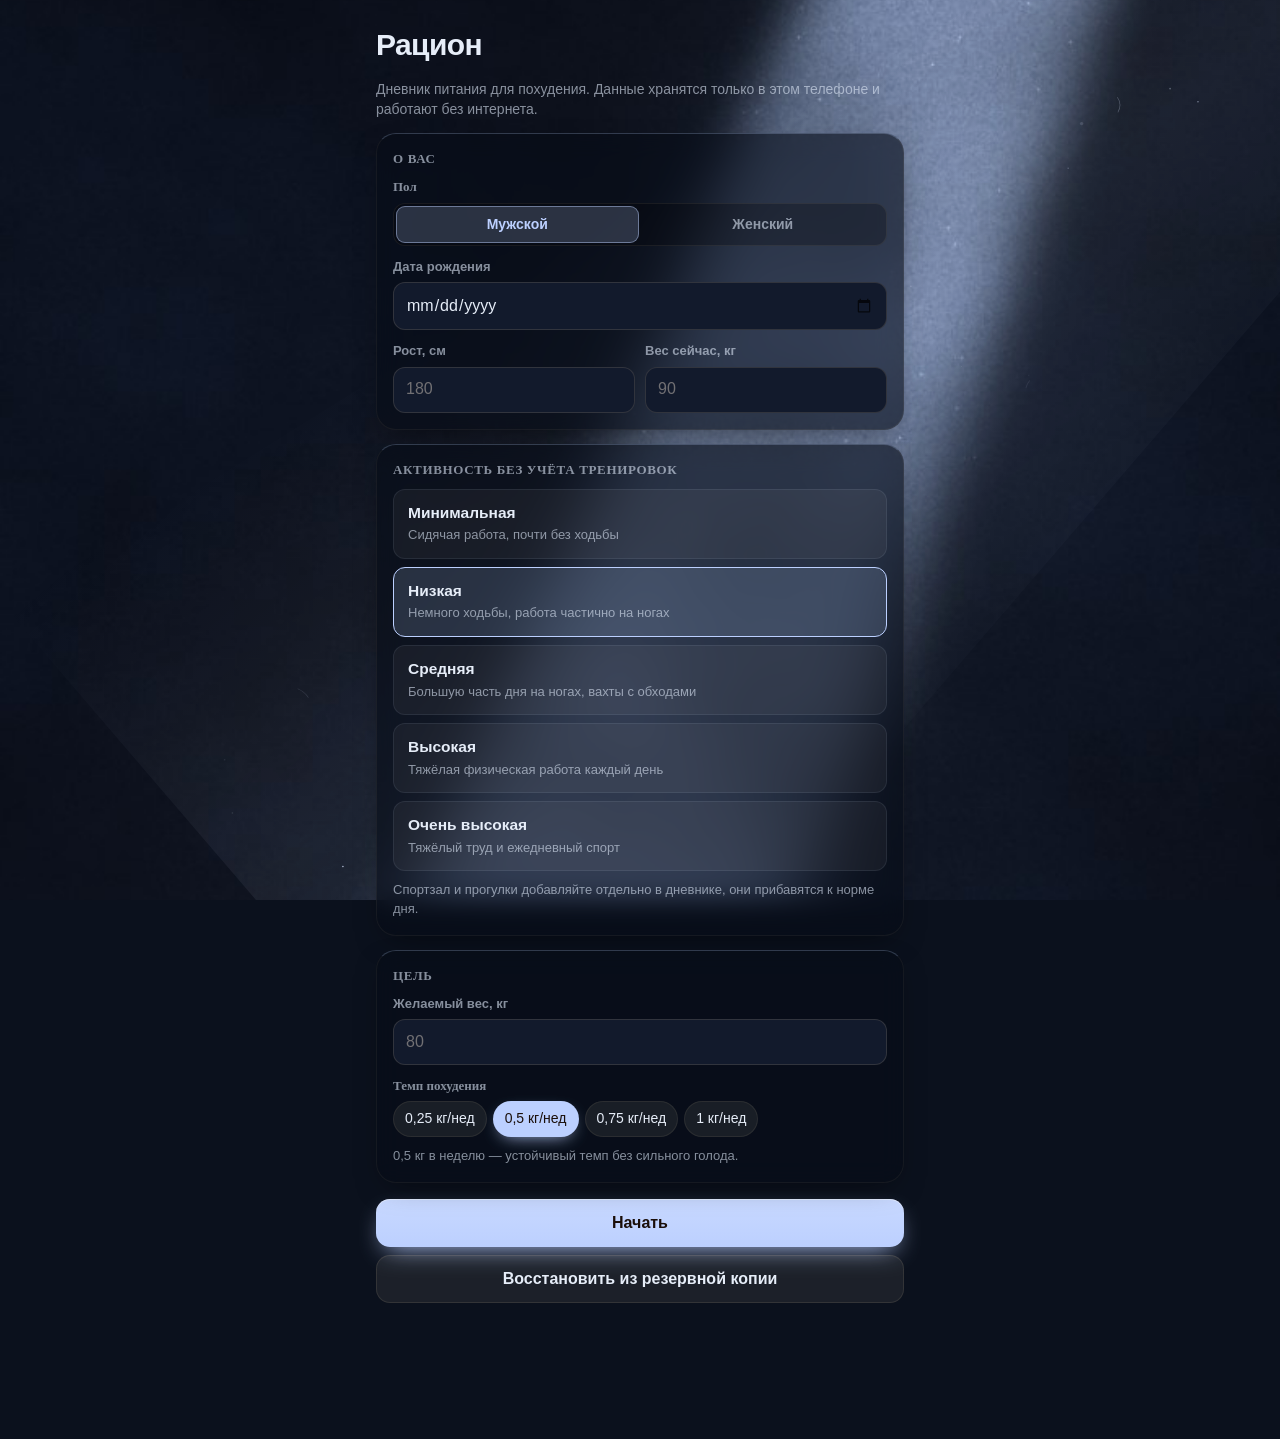
<file: index.html>
<!doctype html>
<html lang="ru">
<head>
<meta charset="utf-8">
<meta name="viewport" content="width=device-width,initial-scale=1,viewport-fit=cover">
<meta name="apple-mobile-web-app-capable" content="yes">
<meta name="mobile-web-app-capable" content="yes">
<meta name="apple-mobile-web-app-status-bar-style" content="default">
<meta name="apple-mobile-web-app-title" content="Рацион">
<meta name="theme-color" content="#f3f5f0">
<link rel="manifest" href="manifest.webmanifest">
<link rel="apple-touch-icon" href="icon-180.png">
<link rel="icon" href="icon-192.png">
<title>Рацион</title>
<style>
/* Макет: одна колонка до 560px, липкая шапка дня, нижняя панель вкладок. Дружелюбная палитра: тёплые нейтрали с зеленцой, у каждого приёма пищи свой цвет — утро янтарное, обед зелёный, ужин сиреневый, перекус розовый. */
:root{
  --bg:#f3f5f0; --card:#ffffff; --ink:#1b2621; --muted:#66736c; --line:#e4e9e3; --soft:#edf1eb;
  --accent:#1f8a63; --accent-ink:#ffffff; --accent-soft:#dcf1e6;
  --prot:#3a74c4; --fat:#d08a14; --carb:#8a63d2; --fib:#5f9a2f;
  --warn:#c66a1c; --bad:#d2453a; --ok:#1f8a63; --water:#2b82c9; --water-soft:#dfeefa;
  --mb:#d98a0b; --mb-soft:#fdf0d6; --ml:#1f9d6b; --ml-soft:#ddf3e8; --md:#5b57e0; --md-soft:#e7e6fc; --ms:#e0517a; --ms-soft:#fce3eb; --ma:#ee6a2c; --ma-soft:#fee6da; --mw:#7a6a5a; --mw-soft:#f1ebe4;
  --shadow:0 1px 2px rgba(27,38,33,.05),0 4px 16px rgba(27,38,33,.05);
  --f-ui:-apple-system,BlinkMacSystemFont,"SF Pro Text","Segoe UI",Roboto,"Helvetica Neue",Arial,sans-serif;
  --f-num:ui-rounded,"SF Pro Rounded",-apple-system,BlinkMacSystemFont,"Segoe UI",Roboto,sans-serif;
  --r:20px;
  color-scheme:light;
}
@media (prefers-color-scheme: dark){:root:not([data-theme="light"]){
  --bg:#0e1412; --card:#18201d; --ink:#e8efeb; --muted:#94a39b; --line:#25302b; --soft:#1f2925;
  --accent:#4fd29c; --accent-ink:#062a1b; --accent-soft:#173327;
  --prot:#7fb0f0; --fat:#f0b452; --carb:#b89bf0; --fib:#9fd06a;
  --warn:#f0a05a; --bad:#ff7b6e; --ok:#4fd29c; --water:#6dbcf2; --water-soft:#14303f;
  --mb:#f6b545; --mb-soft:#3a2c12; --ml:#4fd29c; --ml-soft:#153326; --md:#a29ffa; --md-soft:#26254a; --ms:#ff86a8; --ms-soft:#3d1d29; --ma:#ff9a63; --ma-soft:#3d2316; --mw:#cdb9a4; --mw-soft:#2d2722;
  --shadow:none; color-scheme:dark;
}}
:root[data-theme="dark"]{
  --bg:#0e1412; --card:#18201d; --ink:#e8efeb; --muted:#94a39b; --line:#25302b; --soft:#1f2925;
  --accent:#4fd29c; --accent-ink:#062a1b; --accent-soft:#173327;
  --prot:#7fb0f0; --fat:#f0b452; --carb:#b89bf0; --fib:#9fd06a;
  --warn:#f0a05a; --bad:#ff7b6e; --ok:#4fd29c; --water:#6dbcf2; --water-soft:#14303f;
  --mb:#f6b545; --mb-soft:#3a2c12; --ml:#4fd29c; --ml-soft:#153326; --md:#a29ffa; --md-soft:#26254a; --ms:#ff86a8; --ms-soft:#3d1d29; --ma:#ff9a63; --ma-soft:#3d2316; --mw:#cdb9a4; --mw-soft:#2d2722;
  --shadow:none; color-scheme:dark;
}
*{box-sizing:border-box;-webkit-tap-highlight-color:transparent}
html,body{margin:0;background:var(--bg);color:var(--ink)}
body{font:16px/1.4 var(--f-ui);-webkit-font-smoothing:antialiased;-webkit-text-size-adjust:100%;overscroll-behavior-y:none}
[hidden]{display:none!important}
button,input,select,textarea{font:inherit;color:inherit}
button{cursor:pointer;border:0;background:none;padding:0}
:focus-visible{outline:2px solid var(--accent);outline-offset:2px}
.num{font-family:var(--f-num);font-variant-numeric:tabular-nums}
#app{max-width:560px;margin:0 auto;padding:0 16px calc(96px + env(safe-area-inset-bottom,0px))}

/* шапка */
.top{position:sticky;top:0;z-index:5;background:var(--bg);margin:0 -16px;padding:calc(env(safe-area-inset-top,0px) + 8px) 16px 10px;display:flex;align-items:center;gap:6px}
.top h1{font-size:20px;font-weight:700;margin:0;letter-spacing:-.01em}
.datebtn{flex:1;min-width:0;text-align:center;padding:6px 4px;border-radius:10px}
.datebtn b{display:block;font-size:17px;font-weight:650}
.datebtn small{display:block;font-size:12.5px;color:var(--muted);white-space:nowrap;overflow:hidden;text-overflow:ellipsis}
.ibtn{width:40px;height:40px;border-radius:12px;display:grid;place-items:center;color:var(--ink);flex:none}
.ibtn:active{background:var(--soft)}
.ibtn svg{width:22px;height:22px}
.pill{display:inline-block;font-size:11.5px;font-weight:650;letter-spacing:.04em;text-transform:uppercase;padding:2px 7px;border-radius:99px;background:var(--accent-soft);color:var(--accent);vertical-align:2px}
.pill.plan{background:transparent;border:1px dashed var(--accent)}

/* бюджет дня */
.budget{background:var(--card);border-radius:var(--r);padding:18px 16px 16px;box-shadow:var(--shadow);display:grid;gap:16px}
.ringrow{display:grid;grid-template-columns:auto 1fr;gap:18px;align-items:center}
.ring{position:relative;width:148px;height:148px}
.ring svg{width:100%;height:100%;transform:rotate(-90deg);display:block}
.ring .c{position:absolute;inset:0;display:grid;place-content:center;text-align:center}
.ring .c b{font-family:var(--f-num);font-size:34px;font-weight:650;line-height:1;letter-spacing:-.02em;font-variant-numeric:tabular-nums}
.ring .c b.over{color:var(--bad)}
.ring .c small{font-size:12px;color:var(--muted);margin-top:4px;line-height:1.2}
.rside{display:grid;gap:8px;min-width:0}
.rk{display:flex;align-items:center;gap:8px;font-size:13.5px;color:var(--muted);min-width:0}
.rk i{width:10px;height:10px;border-radius:4px;flex:none}
.rk span{flex:1;min-width:0;white-space:nowrap;overflow:hidden;text-overflow:ellipsis}
.rk b{color:var(--ink);font-family:var(--f-num);font-variant-numeric:tabular-nums;font-weight:600}
.rsep{height:1px;background:var(--line);margin:2px 0}
.mtile{width:38px;height:38px;border-radius:13px;display:grid;place-items:center;flex:none}
.mtile svg{width:21px;height:21px}
.sec-h .mtile+h3{margin-left:2px}
.bud-top{display:flex;align-items:flex-end;justify-content:space-between;gap:12px}
.bud-big{font-family:var(--f-num);font-size:44px;font-weight:600;line-height:1;letter-spacing:-.02em;font-variant-numeric:tabular-nums}
.bud-big.over{color:var(--bad)}
.bud-cap{font-size:13px;color:var(--muted);margin-top:4px}
.bud-side{text-align:right;font-size:13px;color:var(--muted);line-height:1.5}
.bud-side b{color:var(--ink);font-weight:600}
.bar{height:10px;border-radius:99px;background:var(--soft);overflow:hidden;display:flex}
.bar i{display:block;height:100%}
.bar .eat{background:var(--accent)}
.bar .eat.over{background:var(--bad)}
.bar .bonus{background:repeating-linear-gradient(135deg,var(--accent-soft) 0 4px,transparent 4px 8px)}
.macros{display:grid;grid-template-columns:repeat(4,1fr);gap:10px}
.mac{min-width:0}
.mac span{font-size:12px;color:var(--muted);display:block}
.mac b{font-family:var(--f-num);font-variant-numeric:tabular-nums;font-size:15px;font-weight:600}
.mac em{font-style:normal;color:var(--muted);font-size:12px}
.mbar{height:4px;border-radius:9px;background:var(--soft);margin-top:4px;overflow:hidden}
.mbar i{display:block;height:100%;border-radius:9px}

/* блоки дня */
.sec{margin-top:14px;background:var(--card);border-radius:var(--r);box-shadow:var(--shadow);overflow:hidden}
.sec-h{display:flex;align-items:center;gap:10px;padding:12px 12px 12px 14px}
.sec-h h3{margin:0;font-size:16px;font-weight:650;flex:1}
.sec-h .k{font-family:var(--f-num);font-variant-numeric:tabular-nums;color:var(--muted);font-size:15px}
.plus{width:36px;height:36px;border-radius:50%;background:var(--accent-soft);color:var(--accent);display:grid;place-items:center;flex:none;transition:transform .12s}
.plus:active{transform:scale(.9)}
.plus svg{width:18px;height:18px}
.row{display:flex;align-items:center;gap:12px;padding:11px 16px;border-top:1px solid var(--line);width:100%;text-align:left}
.sec .row{padding-left:66px}
.sec.menu .row,.sec.list .row,.sheet .row{padding-left:16px}
.row:active{background:var(--soft)}
.row .t{flex:1;min-width:0}
.row .t b{display:block;font-weight:500;font-size:15.5px;white-space:nowrap;overflow:hidden;text-overflow:ellipsis}
.row .t small{display:block;color:var(--muted);font-size:13px}
.row .v{font-family:var(--f-num);font-variant-numeric:tabular-nums;font-size:15px;flex:none;text-align:right}
.row .v small{display:block;color:var(--muted);font-size:12px}
.empty{padding:2px 16px 14px;color:var(--muted);font-size:14px}
.weightline{display:flex;align-items:center;gap:12px;padding:14px 16px}
.weightline b{font-family:var(--f-num);font-size:18px;font-weight:600}

.wbody{padding:2px 16px 14px 66px;display:grid;gap:12px}

/* советы */
.advbtn{display:flex;align-items:center;justify-content:center;gap:8px;width:100%;margin-top:14px;min-height:44px;border-radius:14px;font-weight:600;font-size:15.5px;background:var(--accent);color:var(--accent-ink)}
.advhead{display:grid;grid-template-columns:repeat(4,1fr);gap:6px;margin:2px 0 12px}.advhead div{background:var(--soft);border-radius:12px;padding:8px 6px;text-align:center}
.advhead span{display:block;font-size:11.5px;color:var(--muted)}.advhead b{font-size:17px;font-weight:600;font-family:var(--f-num)}
.advtip{font-size:13.5px;line-height:1.4;padding:10px 12px;border-radius:12px;background:var(--accent-soft);margin-bottom:12px}
.advmeal{border-radius:16px;margin-bottom:10px;background:var(--card);box-shadow:var(--shadow);position:relative;overflow:hidden}
.advmeal::before{content:"";position:absolute;left:0;top:12px;bottom:12px;width:3px;border-radius:0 3px 3px 0;background:var(--c)}
.advmeal .mh{display:flex;align-items:baseline;justify-content:space-between;padding:12px 14px 6px 16px}.advmeal .mh b{font-size:17px;font-weight:650;color:var(--c)}.advmeal .mh small{color:var(--muted);font-size:12.5px}
.advit{display:flex;align-items:center;gap:10px;padding:8px 10px 8px 16px;border-top:1px solid var(--line)}
.advit .n{flex:1;min-width:0}.advit .n b{display:block;font-weight:500;font-size:15px}.advit .n small{color:var(--muted);font-size:12.5px}
.advit .k{font-size:14px;text-align:right;min-width:52px;font-family:var(--f-num)}.advit .k small{display:block;color:var(--muted);font-size:11px}
.advsw{width:36px;height:36px;border-radius:10px;display:grid;place-items:center;color:var(--accent);background:var(--soft);flex:none}
.advsum{display:flex;justify-content:space-between;gap:8px;font-size:13px;color:var(--muted);padding:6px 2px 2px}.advsum b{color:var(--ink)}
.advalt{display:flex;align-items:center;gap:12px;padding:12px 14px;border-top:1px solid var(--line);width:100%;text-align:left}.advalt:first-child{border-top:0}
.advalt .n{flex:1}.advalt .n b{display:block;font-weight:500}.advalt .n small{color:var(--muted);font-size:12.5px}.advalt .k{text-align:right;font-size:14px;font-family:var(--f-num)}.advalt .k small{display:block;color:var(--muted);font-size:11px}
.advalt .ck{width:22px;height:22px;border-radius:50%;box-shadow:inset 0 0 0 1.5px var(--line);flex:none}.advalt.cur{background:var(--accent-soft)}.advalt.cur .ck{background:var(--accent)}
.chip.off{background:color-mix(in srgb,var(--bad) 16%,transparent)!important;color:var(--bad)!important;text-decoration:line-through}
.cups{display:flex;flex-wrap:wrap;gap:4px}
.wsrc{font-size:12.5px;color:var(--muted);padding:0 16px 4px 66px;margin-top:-6px}
.cups svg{width:22px;height:26px}
.cups .f{color:var(--water)}.cups .e{color:var(--line)}
.wbtns{display:grid;grid-template-columns:1fr 1.3fr 1.3fr;gap:8px}
.wbtns .btn{min-height:44px;font-size:15px;padding:0 8px}
.btn.wat{background:var(--water-soft);color:var(--water)}
.repbtn{margin-top:14px;width:100%;display:flex;align-items:center;gap:12px;padding:14px;border-radius:var(--r);background:var(--card);box-shadow:var(--shadow);text-align:left}
.repbtn b{display:block;font-size:16px}.repbtn small{color:var(--muted);font-size:13px}
.rlist{display:grid;gap:10px}
.ri{display:flex;gap:12px;align-items:flex-start;background:var(--card);border-radius:16px;padding:12px 14px;box-shadow:var(--shadow)}
.ri .dot{width:28px;height:28px;border-radius:50%;display:grid;place-items:center;flex:none;font-size:15px;font-weight:700}
.ri.bad .dot{background:color-mix(in srgb,var(--bad) 16%,var(--card));color:var(--bad)}
.ri.warn .dot{background:color-mix(in srgb,var(--warn) 18%,var(--card));color:var(--warn)}
.ri.ok .dot{background:var(--accent-soft);color:var(--accent)}
.ri.info .dot{background:var(--soft);color:var(--muted)}
.ri .tx{min-width:0;font-size:14.5px;line-height:1.45}
.card .rlist{gap:6px}.card .ri{background:none;box-shadow:none;padding:6px 0;border-radius:0}.card .ri+.ri{border-top:1px solid var(--line);padding-top:10px}.ri .tx b{font-weight:650}
.rhead{display:flex;align-items:center;gap:12px;margin-bottom:12px}
.rhead .big{font-size:28px}
.tips{margin:12px 0 0;padding-left:20px;line-height:1.5;font-size:14.5px}
.banner{margin-top:14px;padding:12px 14px;border-radius:var(--r);background:var(--accent-soft);display:flex;gap:10px;align-items:center;font-size:14px}
.banner span{flex:1}
.banner.warn{background:color-mix(in srgb,var(--warn) 16%,var(--card))}

/* вкладки */
#tabs{position:fixed;left:0;right:0;bottom:0;z-index:20;background:color-mix(in srgb,var(--card) 92%,transparent);backdrop-filter:blur(14px);-webkit-backdrop-filter:blur(14px);border-top:1px solid var(--line);padding:6px 8px calc(6px + env(safe-area-inset-bottom,0px));display:flex;justify-content:center}
#tabs .in{display:grid;grid-template-columns:repeat(4,1fr);width:100%;max-width:560px}
.tab{display:grid;justify-items:center;gap:2px;padding:6px 0;font-size:11px;color:var(--muted);font-weight:500}
.tab svg{width:22px;height:22px}
.tab svg{padding:3px 14px;box-sizing:content-box;border-radius:99px;transition:background .15s}
.tab.on{color:var(--accent)}
.tab.on svg{background:var(--accent-soft)}

/* общие элементы */
.card{background:var(--card);border-radius:var(--r);box-shadow:var(--shadow);padding:16px;margin-top:14px}
.card h3{margin:0 0 10px;font-size:13px;font-weight:650;letter-spacing:.05em;text-transform:uppercase;color:var(--muted)}
.chips{display:flex;flex-wrap:wrap;gap:6px}
.chip{padding:8px 12px;border-radius:99px;background:var(--soft);font-size:14px;font-weight:500;white-space:nowrap}
.chip.on{background:var(--ink);color:var(--bg)}
.btn{display:inline-flex;align-items:center;justify-content:center;gap:8px;min-height:48px;padding:0 18px;border-radius:14px;background:var(--soft);font-weight:600;font-size:16px;text-align:center}
.btn.pri{background:var(--accent);color:var(--accent-ink)}
.btn.bad{color:var(--bad)}
.btn.wide{width:100%}
.btn:active{filter:brightness(.95)}
.btns{display:grid;gap:8px;margin-top:14px}
.btns.two{grid-template-columns:1fr 1fr}
.link{color:var(--accent);font-weight:600;font-size:15px}
.field{display:grid;gap:6px;margin-top:12px}
.field>label,.lab{font-size:13px;font-weight:600;color:var(--muted)}
.inp{width:100%;min-height:46px;padding:10px 12px;border-radius:12px;border:1px solid var(--line);background:var(--card);font-size:16px}
.inp:focus{border-color:var(--accent);outline:none}
select.inp{appearance:none;-webkit-appearance:none;background-image:linear-gradient(45deg,transparent 50%,var(--muted) 50%),linear-gradient(135deg,var(--muted) 50%,transparent 50%);background-position:calc(100% - 18px) 50%,calc(100% - 13px) 50%;background-size:5px 5px;background-repeat:no-repeat;padding-right:32px}
.grid2{display:grid;grid-template-columns:1fr 1fr;gap:10px}
.grid2>*,.grid3>*{min-width:0}
input[type=date].inp{min-width:0;width:100%;display:block}
.chips.scroll{flex-wrap:nowrap;overflow-x:auto;margin:0 -16px;padding:0 16px 2px;scrollbar-width:none}
.chips.scroll::-webkit-scrollbar{display:none}
.grid3{display:grid;grid-template-columns:repeat(3,1fr);gap:10px}
.help{font-size:13px;color:var(--muted);line-height:1.45}
.kv{display:flex;justify-content:space-between;gap:12px;padding:8px 0;border-top:1px solid var(--line);font-size:15px}
.kv:first-of-type{border-top:0}
.kv span{color:var(--muted)}
.kv b{font-family:var(--f-num);font-variant-numeric:tabular-nums;font-weight:600;text-align:right}
.big{font-family:var(--f-num);font-variant-numeric:tabular-nums;font-size:34px;font-weight:600;letter-spacing:-.02em;line-height:1.1}
.sub{color:var(--muted);font-size:14px}
.tiles{display:grid;grid-template-columns:1fr 1fr;gap:10px;margin-top:14px}
.tile{background:var(--card);border-radius:var(--r);box-shadow:var(--shadow);padding:14px;min-width:0}
.tile span{font-size:12.5px;color:var(--muted);display:block}
.tile b{font-family:var(--f-num);font-variant-numeric:tabular-nums;font-size:24px;font-weight:600;display:block;margin-top:2px}
.tile small{font-size:12.5px;color:var(--muted)}
.good{color:var(--ok)!important}.badc{color:var(--bad)!important}
.list .row:first-child{border-top:0}
.menu .row{font-size:16px}
.row>svg{width:20px;height:20px;flex:none;color:var(--muted)}
.menu .row svg{width:20px;height:20px;color:var(--muted)}
.prog{height:12px;border-radius:99px;background:var(--soft);overflow:hidden;margin:10px 0 6px}
.prog i{display:block;height:100%;background:var(--accent);border-radius:99px}
.legend{display:flex;flex-wrap:wrap;gap:12px;font-size:12.5px;color:var(--muted);margin-top:8px}
.legend i{display:inline-block;width:10px;height:10px;border-radius:3px;margin-right:5px;vertical-align:-1px}
svg.ch{width:100%;height:auto;display:block}
svg.ch text{font-family:var(--f-ui);font-size:10px;fill:var(--muted)}
.warnbox{margin-top:10px;padding:10px 12px;border-radius:12px;background:color-mix(in srgb,var(--warn) 14%,var(--card));font-size:14px}

/* листы */
.layer{position:fixed;inset:0;z-index:40}
.ov{position:absolute;inset:0;background:rgba(5,12,16,.42);opacity:0;transition:opacity .2s}
.layer.on .ov{opacity:1}
.sheet{position:absolute;left:0;right:0;bottom:0;margin:0 auto;max-width:560px;max-height:calc(100% - env(safe-area-inset-top,0px) - 18px);background:var(--bg);border-radius:24px 24px 0 0;display:flex;flex-direction:column;transform:translateY(100%);transition:transform .25s cubic-bezier(.2,.8,.2,1)}
.layer.on .sheet{transform:none}
.layer.full .sheet{height:calc(100% - env(safe-area-inset-top,0px) - 18px)}
@media (prefers-reduced-motion:reduce){.sheet,.ov{transition:none}}
.sh-h{display:flex;align-items:center;gap:8px;padding:12px 12px 8px 16px}
.sh-h h2{flex:1;margin:0;font-size:18px;font-weight:700;min-width:0;white-space:nowrap;overflow:hidden;text-overflow:ellipsis}
.sh-b{flex:1;overflow-y:auto;-webkit-overflow-scrolling:touch;padding:4px 16px calc(20px + env(safe-area-inset-bottom,0px))}
.sh-f{padding:10px 16px calc(12px + env(safe-area-inset-bottom,0px));border-top:1px solid var(--line);background:var(--bg)}
.x{width:34px;height:34px;border-radius:50%;background:var(--soft);display:grid;place-items:center;flex:none}
.x svg{width:16px;height:16px}
.search{position:sticky;top:0;background:var(--bg);padding-bottom:8px;z-index:1}
.tag{font-size:11px;font-weight:650;padding:1px 6px;border-radius:6px;background:var(--soft);color:var(--muted);margin-left:6px;vertical-align:1px}
.preview{display:grid;grid-template-columns:repeat(4,1fr);gap:8px;background:var(--card);border-radius:var(--r);padding:14px;margin-top:12px;box-shadow:var(--shadow);text-align:center}
.preview span{display:block;font-size:12px;color:var(--muted)}
.preview b{font-family:var(--f-num);font-variant-numeric:tabular-nums;font-size:20px;font-weight:600}
.cal{display:grid;grid-template-columns:repeat(7,1fr);gap:4px;text-align:center}
.cal .wd{font-size:11.5px;color:var(--muted);padding:4px 0;text-transform:uppercase}
.cd{aspect-ratio:1/1.08;max-width:100%;border-radius:10px;display:grid;align-content:center;justify-items:center;gap:1px;font-size:15px;position:relative}
.cd small{font-size:10px;color:var(--muted);font-family:var(--f-num)}
.cd.v{background:var(--soft)}
.cd.ok small{color:var(--ok);font-weight:650}
.cd.over small{color:var(--bad);font-weight:650}
.cd.plan small{color:var(--accent)}
.cd.plan{outline:1px dashed var(--accent);outline-offset:-3px}
.cd.today{box-shadow:inset 0 0 0 2px var(--ink)}
.cd.sel{background:var(--ink);color:var(--bg)}
.cd.sel small{color:var(--bg)}
.wdays{display:grid;grid-template-columns:repeat(7,1fr);gap:4px}
.wdays .chip{padding:8px 0;text-align:center}
#toast{position:fixed;left:50%;top:calc(12px + env(safe-area-inset-top,0px));transform:translateX(-50%);background:var(--ink);color:var(--bg);padding:10px 16px;border-radius:12px;font-size:14.5px;z-index:90;max-width:calc(100% - 32px);opacity:0;pointer-events:none;transition:opacity .2s}
#toast.on{opacity:1}
video.scan{width:100%;border-radius:var(--r);background:#000;aspect-ratio:4/3;object-fit:cover}
textarea.inp{min-height:110px;font-family:ui-monospace,Menlo,monospace;font-size:12px}
.onb{padding-top:calc(env(safe-area-inset-top,0px) + 24px)}
.onb h1{font-size:30px;margin:0 0 6px;letter-spacing:-.02em}
.seg{display:grid;grid-auto-flow:column;grid-auto-columns:1fr;background:var(--soft);border-radius:12px;padding:3px;gap:3px}
.seg button{padding:9px 4px;border-radius:9px;font-size:14px;font-weight:600;color:var(--muted)}
.seg button.on{background:var(--card);color:var(--ink);box-shadow:var(--shadow)}
.opt{display:flex;gap:12px;align-items:flex-start;padding:12px 14px;border-radius:12px;background:var(--card);border:1.5px solid var(--line);text-align:left;width:100%}
.opt.on{border-color:var(--accent);background:var(--accent-soft)}
.opt b{display:block;font-size:15.5px}
.opt small{color:var(--muted);font-size:13px}
.opts{display:grid;gap:8px}
</style>
</head>
<body>
<div id="app"></div>
<nav id="tabs" hidden></nav>
<div id="sheets"></div>
<div id="toast" role="status" aria-live="polite"></div>
<input type="file" id="impfile" accept=".json,application/json,text/plain" hidden>
<script src="foods.js"></script>
<script>
'use strict';
/* ========== базовые помощники ========== */
const $=s=>document.querySelector(s);
const esc=s=>String(s??'').replace(/[&<>"']/g,c=>({'&':'&amp;','<':'&lt;','>':'&gt;','"':'&quot;',"'":'&#39;'}[c]));
const r0=n=>Math.round(n||0), r1=n=>Math.round((n||0)*10)/10;
const fmt=n=>r0(n).toLocaleString('ru-RU');
const f1=n=>r1(n).toLocaleString('ru-RU',{maximumFractionDigits:1});
const f2=n=>(+n).toLocaleString('ru-RU',{maximumFractionDigits:2});
const fL=ml=>(ml/1000).toLocaleString('ru-RU',{maximumFractionDigits:2});
const num=v=>{const x=parseFloat(String(v??'').replace(',','.').replace(/\s/g,''));return isFinite(x)?x:NaN};
const uid=()=>Date.now().toString(36)+Math.random().toString(36).slice(2,7);
const clone=o=>JSON.parse(JSON.stringify(o));
const pad=n=>String(n).padStart(2,'0');
const ds=d=>d.getFullYear()+'-'+pad(d.getMonth()+1)+'-'+pad(d.getDate());
const pd=s=>{const[y,m,d]=s.split('-').map(Number);return new Date(y,m-1,d)};
const today=()=>ds(new Date());
const addD=(s,n)=>{const d=pd(s);d.setDate(d.getDate()+n);return ds(d)};
const dDiff=(a,b)=>Math.round((pd(b)-pd(a))/864e5);
const MON=['января','февраля','марта','апреля','мая','июня','июля','августа','сентября','октября','ноября','декабря'];
const MONS=['янв','фев','мар','апр','мая','июн','июл','авг','сен','окт','ноя','дек'];
const MONN=['Январь','Февраль','Март','Апрель','Май','Июнь','Июль','Август','Сентябрь','Октябрь','Ноябрь','Декабрь'];
const WDF=['воскресенье','понедельник','вторник','среда','четверг','пятница','суббота'];
const WDS=['пн','вт','ср','чт','пт','сб','вс'];
const fDate=(s,year)=>{const d=pd(s);return d.getDate()+' '+MON[d.getMonth()]+((year||d.getFullYear()!==new Date().getFullYear())?' '+d.getFullYear():'')};
const fShort=s=>{const d=pd(s);return d.getDate()+' '+MONS[d.getMonth()]};
function relDay(s){const k=dDiff(today(),s);return k===0?'Сегодня':k===-1?'Вчера':k===1?'Завтра':WDF[pd(s).getDay()].replace(/^./,c=>c.toUpperCase())}
function plural(n,a,b,c){n=Math.abs(n)%100;const n1=n%10;if(n>10&&n<20)return c;if(n1>1&&n1<5)return b;if(n1===1)return a;return c}
const MI={
  b:'<svg viewBox="0 0 24 24" fill="none" stroke="currentColor" stroke-width="2" stroke-linecap="round" stroke-linejoin="round"><path d="M4 18h16M7 18a5 5 0 0 1 10 0"/><path d="M12 4v3M4.9 8.9l2 2M19.1 8.9l-2 2M2 14h2M20 14h2"/></svg>',
  l:'<svg viewBox="0 0 24 24" fill="none" stroke="currentColor" stroke-width="2" stroke-linecap="round" stroke-linejoin="round"><circle cx="12" cy="12" r="4.2"/><path d="M12 2.5v2.2M12 19.3v2.2M2.5 12h2.2M19.3 12h2.2M5.3 5.3l1.6 1.6M17.1 17.1l1.6 1.6M5.3 18.7l1.6-1.6M17.1 6.9l1.6-1.6"/></svg>',
  d:'<svg viewBox="0 0 24 24" fill="none" stroke="currentColor" stroke-width="2" stroke-linecap="round" stroke-linejoin="round"><path d="M20 14.5A8 8 0 1 1 9.5 4a6.5 6.5 0 0 0 10.5 10.5z"/><path d="M17 4.5v3M15.5 6h3"/></svg>',
  s:'<svg viewBox="0 0 24 24" fill="none" stroke="currentColor" stroke-width="2" stroke-linecap="round" stroke-linejoin="round"><path d="M12 7.5c-1.6-1.2-4.5-1.3-6 .6-1.8 2.3-1 6.6 1.3 9.6 1.4 1.8 2.8 2.6 4.7 1.6 1.9 1 3.3.2 4.7-1.6 2.3-3 3.1-7.3 1.3-9.6-1.5-1.9-4.4-1.8-6-.6z"/><path d="M12 7.5c0-2 1-3.6 3-4.5"/></svg>',
  a:'<svg viewBox="0 0 24 24" fill="none" stroke="currentColor" stroke-width="2" stroke-linecap="round" stroke-linejoin="round"><circle cx="14.5" cy="4.5" r="2"/><path d="M8 21l3-6 3 2.5V22M6 11l3.5-3.5L14 9l2.5 3.5H20M11 15l-1.5-4"/></svg>',
  w:'<svg viewBox="0 0 24 24" fill="none" stroke="currentColor" stroke-width="2" stroke-linecap="round" stroke-linejoin="round"><path d="M12 3s6 6.4 6 11a6 6 0 0 1-12 0c0-4.6 6-11 6-11z"/><path d="M9.5 15a2.6 2.6 0 0 0 2.5 2.5"/></svg>',
  k:'<svg viewBox="0 0 24 24" fill="none" stroke="currentColor" stroke-width="2" stroke-linecap="round" stroke-linejoin="round"><rect x="3.5" y="3.5" width="17" height="17" rx="5"/><path d="M8.5 9.5a5 5 0 0 1 7 0l-2.2 2.6a1.7 1.7 0 0 0-2.6 0z"/></svg>'};
MI.r='<svg viewBox="0 0 24 24" fill="none" stroke="currentColor" stroke-width="2" stroke-linecap="round" stroke-linejoin="round"><rect x="5" y="3.5" width="14" height="17" rx="3"/><path d="M9 8.5h6M9 12.5h6M9 16.5h3"/></svg>';
const MC={b:'mb',l:'ml',d:'md',s:'ms'};
const MT={b:'mb',l:'ml',d:'md',s:'ms',a:'ma',w:'water',k:'mw',r:'accent'};
const mtile=k=>`<span class="mtile" style="background:var(--${MT[k]}-soft);color:var(--${MT[k]})">${MI[k]}</span>`;
const IC={
  plus:'<svg viewBox="0 0 24 24" fill="none" stroke="currentColor" stroke-width="2.4" stroke-linecap="round"><path d="M12 5v14M5 12h14"/></svg>',
  x:'<svg viewBox="0 0 24 24" fill="none" stroke="currentColor" stroke-width="2.4" stroke-linecap="round"><path d="M6 6l12 12M18 6L6 18"/></svg>',
  l:'<svg viewBox="0 0 24 24" fill="none" stroke="currentColor" stroke-width="2.2" stroke-linecap="round" stroke-linejoin="round"><path d="M15 5l-7 7 7 7"/></svg>',
  r:'<svg viewBox="0 0 24 24" fill="none" stroke="currentColor" stroke-width="2.2" stroke-linecap="round" stroke-linejoin="round"><path d="M9 5l7 7-7 7"/></svg>',
  dots:'<svg viewBox="0 0 24 24" fill="currentColor"><circle cx="5" cy="12" r="2"/><circle cx="12" cy="12" r="2"/><circle cx="19" cy="12" r="2"/></svg>',
  cal:'<svg viewBox="0 0 24 24" fill="none" stroke="currentColor" stroke-width="1.9" stroke-linecap="round" stroke-linejoin="round"><rect x="3.5" y="5" width="17" height="15.5" rx="3"/><path d="M3.5 10h17M8 3v4M16 3v4"/></svg>',
  diary:'<svg viewBox="0 0 24 24" fill="none" stroke="currentColor" stroke-width="1.9" stroke-linecap="round" stroke-linejoin="round"><path d="M6 3.5h11a2 2 0 0 1 2 2v13a2 2 0 0 1-2 2H6z"/><path d="M6 3.5v17M9.5 8h6M9.5 12h6"/></svg>',
  stats:'<svg viewBox="0 0 24 24" fill="none" stroke="currentColor" stroke-width="1.9" stroke-linecap="round" stroke-linejoin="round"><path d="M4 20h16M7 16v-5M12 16V6M17 16v-8"/></svg>',
  goal:'<svg viewBox="0 0 24 24" fill="none" stroke="currentColor" stroke-width="1.9" stroke-linecap="round"><circle cx="12" cy="12" r="8.5"/><circle cx="12" cy="12" r="4.5"/><circle cx="12" cy="12" r="1" fill="currentColor"/></svg>',
  more:'<svg viewBox="0 0 24 24" fill="none" stroke="currentColor" stroke-width="1.9" stroke-linecap="round"><path d="M4 7h16M4 12h16M4 17h16"/></svg>',
  chev:'<svg viewBox="0 0 24 24" fill="none" stroke="currentColor" stroke-width="2" stroke-linecap="round" stroke-linejoin="round"><path d="M9 6l6 6-6 6"/></svg>',
  scan:'<svg viewBox="0 0 24 24" fill="none" stroke="currentColor" stroke-width="2" stroke-linecap="round"><path d="M4 8V5h3M17 5h3v3M20 16v3h-3M7 19H4v-3M8 9v6M11 9v6M14 9v6M17 9v6"/></svg>'
};

/* ========== хранилище ========== */
const KEY='racion.v1';
const APP_VERSION='24';
function blank(){return{v:1,profile:null,goal:{rate:0.5,target:null,prot:1.8,fatPct:28,ov:{},eatBack:100,water:2000},voyage:null,weights:{},days:{},foods:[],recipes:[],templates:[],settings:{usdaKey:'',lastBackup:null,created:today(),theme:{mode:'system',dark:'20:00',light:'07:00'}}}}
function normalize(o){const b=blank();o=Object.assign(b,o||{});o.goal=Object.assign(blank().goal,o.goal||{});o.goal.ov=o.goal.ov||{};o.settings=Object.assign(blank().settings,o.settings||{});o.settings.theme=Object.assign(blank().settings.theme,o.settings.theme||{});
  for(const k in o.days){const d=o.days[k];d.m=Object.assign({b:[],l:[],d:[],s:[]},d.m||{});d.ex=d.ex||[]}return o}
let S;try{S=normalize(JSON.parse(localStorage.getItem(KEY)||'null'))}catch(e){S=blank()}
function save(){try{localStorage.setItem(KEY,JSON.stringify(S))}catch(e){toast('Не удалось сохранить: память браузера недоступна')}}
try{navigator.storage&&navigator.storage.persist&&navigator.storage.persist()}catch(e){}

/* ========== расчёты ========== */
const MEALS=[['b','Завтрак'],['l','Обед'],['d','Ужин'],['s','Перекусы']];
const ACT=[[1.2,'Минимальная','Сидячая работа, почти без ходьбы'],[1.375,'Низкая','Немного ходьбы, работа частично на ногах'],[1.55,'Средняя','Большую часть дня на ногах, вахты с обходами'],[1.725,'Высокая','Тяжёлая физическая работа каждый день'],[1.9,'Очень высокая','Тяжёлый труд и ежедневный спорт']];
const KCAL_PER_KG=7700;
const N0=()=>({k:0,p:0,f:0,c:0,fb:0});
function entN(e){const m=e.g/100;return{k:e.x.k*m,p:e.x.p*m,f:e.x.f*m,c:e.x.c*m,fb:(e.x.fb||0)*m}}
function addN(a,b){for(const k in a)a[k]+=b[k]||0;return a}
function getDay(s,create){if(!S.days[s]){if(!create)return null;S.days[s]={m:{b:[],l:[],d:[],s:[]},ex:[]}}return S.days[s]}
function dayTot(s){const t=N0(),d=S.days[s];if(!d)return t;for(const k in d.m)for(const e of d.m[k])addN(t,entN(e));return t}
function mealTot(arr){const t=N0();for(const e of arr)addN(t,entN(e));return t}
function dayEx(s){const d=S.days[s];return d?d.ex.reduce((a,e)=>a+(e.kcal||0),0):0}
function hasFood(s){const d=S.days[s];return !!d&&Object.values(d.m).some(a=>a.length)}
function dayEmpty(s){const d=S.days[s];return !d||(!hasFood(s)&&!d.ex.length&&!d.wt)}
// Вода: отмеченные стаканы + чай, кофе и минеральная вода из дневника (по объёму, 1 г = 1 мл)
// напитки из базы узнаём по названию, а не по номеру позиции: номера сдвигаются, если продукт добавлен в середину списка
const DRINK_NAMES=new Set(["Black coffee", "Tea, unsweetened", "Espresso", "Ristretto", "Americano", "Filter coffee", "Cappuccino", "Latte", "Flat white", "Macchiato", "Cortado", "Latte with syrup", "Mocha", "Raf coffee", "Oat milk cappuccino", "Iced latte", "Frappé / Frappuccino", "Tea with sugar (1 tsp per cup)", "Green tea, unsweetened", "Mineral water", "Borjomi mineral water (medicinal-table, high sodium)"]);
const HIMIN_NAMES=new Set(["Borjomi mineral water (medicinal-table, high sodium)"]);
const RX_DRINK_IN=/\b(tea|coffee|espresso|americano|cappuccino|latte|ceai|cafea|borjomi)\b|чай|кофе|минерал|боржоми|mineral water|apă minerală|apa minerala/i;
const RX_DRINK_OUT=/ice tea|iced tea|lipton|tonic|3-in-1|liqueur|ликёр|ликер|cake|торт|печень|cookie|candy|конфет|tiramisu|тирамису/i;
function isDrink(e){if(e.src==='quick')return false;if(e.src==='base'&&e.ref&&/^b\d+$/.test(e.ref))return DRINK_NAMES.has(e.n);const n=e.n||'';return RX_DRINK_IN.test(n)&&!RX_DRINK_OUT.test(n)}
function dayDrinks(s){const d=S.days[s];let ml=0,hi=0;if(d)for(const a of Object.values(d.m))for(const e of a){if(!(e.g>0)||!isDrink(e))continue;ml+=e.g;if(e.src==='base'&&HIMIN_NAMES.has(e.n)||/borjomi|боржоми/i.test(e.n||''))hi+=e.g}return{ml,hi}}
function dayWater(s){const d=S.days[s];return (d&&d.wt||0)+dayDrinks(s).ml}
function wKeys(){return Object.keys(S.weights).sort()}
function weightOn(s){const ks=wKeys();let v=null;for(const k of ks){if(k<=s)v=S.weights[k];else break}if(v==null&&ks.length)v=S.weights[ks[0]];return v}
function ageOn(s){const b=pd(S.profile.birth),d=pd(s);let a=d.getFullYear()-b.getFullYear();if(d.getMonth()<b.getMonth()||(d.getMonth()===b.getMonth()&&d.getDate()<b.getDate()))a--;return a}
function calc(s){
  s=s||today();const P=S.profile;if(!P)return null;
  const w=weightOn(s)||80,a=ageOn(s),G=S.goal;
  const bmr=10*w+6.25*P.h-5*a+(P.sex==='f'?-161:5);
  const adj=+(S.goal.adj||0);
  const tdee=bmr*P.act+adj;
  const losing=G.target!=null&&w>G.target+0.05;
  const def=losing?G.rate*KCAL_PER_KG/7:0;
  const floor=P.sex==='f'?1200:1500;
  let kcal=tdee-def,clamped=false;if(kcal<floor){kcal=floor;clamped=true}
  const auto={k:kcal};
  if(G.ov.k)kcal=+G.ov.k;
  const refW=(G.target!=null&&G.target<w)?G.target:w;
  auto.p=refW*G.prot;auto.f=kcal*G.fatPct/100/9;
  const p=G.ov.p?+G.ov.p:auto.p, f=G.ov.f?+G.ov.f:auto.f;
  auto.c=Math.max(0,(kcal-p*4-f*9)/4);
  const c=G.ov.c?+G.ov.c:auto.c;
  return{w,a,bmr,tdee,adj,def,kcal,clamped,floor,p,f,c,fb:14*kcal/1000,auto,losing};
}
function dayNorm(s,cc){cc=cc||calc(s);return cc.kcal+dayEx(s)*S.goal.eatBack/100}

/* Адаптация нормы: реальный расход = средняя еда за полные дни − изменение веса по линии тренда × 7700.
   Сравниваем с расчётом формулы и предлагаем поправку не больше ±150 ккал за раз. */
const ADAPT={days:28,minFull:14,minWeigh:8,minSpan:14,step:150,minDelta:75};
function dayFull(s){const d=S.days[s];if(!d)return false;const meals=Object.values(d.m).filter(a=>a.length).length;if(meals<2)return false;
 const k=dayTot(s).k;return k>=Math.max(800,0.5*(dayNorm(s)-(+(S.goal.adj||0))))}
function adaptCalc(){if(!S.profile)return{ok:false,why:'Нет профиля.'};
 const t=today(),b=addD(t,-1),a=addD(b,-(ADAPT.days-1));
 const ws=wKeys().filter(k=>k>=a&&k<=t);
 const full=[];for(let s=a;s<=b;s=addD(s,1))if(dayFull(s))full.push(s);
 const res={ok:false,full:full.length,weigh:ws.length,a,b};
 if(full.length<ADAPT.minFull){res.why=`Нужно минимум ${ADAPT.minFull} полных дней за 4 недели (есть ${full.length}). Полный день — записано хотя бы два приёма пищи и не меньше половины нормы.`;return res}
 if(ws.length<ADAPT.minWeigh||dDiff(ws[0],ws[ws.length-1])<ADAPT.minSpan){res.why=`Нужно минимум ${ADAPT.minWeigh} взвешиваний за 4 недели на отрезке от 2 недель (есть ${ws.length}).`;return res}
 // наклон веса — линейная регрессия, кг в день
 const xs=ws.map(k=>dDiff(ws[0],k)),ys=ws.map(k=>S.weights[k]);const n=xs.length,mx=xs.reduce((p,v)=>p+v,0)/n,my=ys.reduce((p,v)=>p+v,0)/n;
 let sxy=0,sxx=0;for(let i=0;i<n;i++){sxy+=(xs[i]-mx)*(ys[i]-my);sxx+=(xs[i]-mx)**2}const slope=sxx?sxy/sxx:0;
 let eat=0,model=0;for(const s of full){eat+=dayTot(s).k;model+=calc(s).tdee+dayEx(s)*S.goal.eatBack/100}eat/=full.length;model/=full.length;
 const real=eat-slope*KCAL_PER_KG;const delta=real-model;
 Object.assign(res,{slope,eat,model,real,delta,weekly:slope*7});
 if(Math.abs(delta)>900){res.why='Расхождение с формулой слишком большое — похоже, часть еды не записана или вес скачет из‑за воды. Поправку не предлагаю.';return res}
 res.ok=true;const cur=+(S.goal.adj||0);const stepV=Math.max(-ADAPT.step,Math.min(ADAPT.step,delta));
 res.propose=Math.abs(delta)>=ADAPT.minDelta?Math.round((cur+stepV)/10)*10:null;
 return res}
function adaptDue(){const G=S.goal;if(G.adjAt&&dDiff(G.adjAt,today())<7)return null;const r=adaptCalc();return r.ok&&r.propose!=null&&r.propose!==(G.adj||0)?r:null}
const EXT=[
  {id:'walk',n:'Ходьба на улице',kind:'walk'},
  {id:'tread',n:'Беговая дорожка',kind:'tread'},
  {id:'hill',n:'Ходьба в подъём',met:5.3,d:'уклон 1–5%, умеренно-быстрый темп'},
  {id:'gym',n:'Силовая тренировка',met:3.5,d:'тренажёры или свободные веса, 8–15 повторов'},
  {id:'gymh',n:'Силовая, интенсивно',met:6.0,d:'тяжёлые веса, жим, становая'},
  {id:'circ',n:'Круговая тренировка',met:6.0,d:'с собственным весом'},
  {id:'ell',n:'Эллипс, умеренно',met:5.0},
  {id:'bike',n:'Велотренажёр',met:6.8,d:'обычный темп'},
  {id:'row',n:'Гребной тренажёр, умеренно',met:5.0,d:'до 100 Вт'},
  {id:'jog',n:'Бег трусцой',met:7.5},
  {id:'run8',n:'Бег 8–8,4 км/ч',met:8.5},
  {id:'run10',n:'Бег 9,7–10 км/ч',met:9.3},
  {id:'rope',n:'Скакалка',met:11.0},
  {id:'hiit',n:'Интервальная (берпи, табата)',met:11.0},
  {id:'manual',n:'Другое: ккал вручную',kind:'manual'}];
const PACE=[['slow','Медленно',3.5],['norm','Обычно',5],['fast','Быстро',6],['vfast','Очень быстро',6.8]];
function walkMet(kmh){return kmh<3.2?2.3:kmh<4?2.8:kmh<4.5?3.0:kmh<5.6?3.8:kmh<6.4?4.8:kmh<7.2?5.5:kmh<8?7.0:8.5}
const exKcal=(met,kg,min)=>Math.max(0,(met-1)*kg*min/60);

/* ========== продукты ========== */
const BASE=(window.BASE_FOODS||[]).map((a,i)=>({id:'b'+i,n:a[0],en:a[1],x:{k:a[2],p:a[3],f:a[4],c:a[5],fb:a[6]},srv:a[7]||[],src:'base',note:a[8]||''}));
const SRC={base:'база',my:'мой',rcp:'рецепт',usda:'USDA',off:'OFF',quick:'быстро'};
function myFoods(){return S.foods.map(f=>Object.assign({src:'my'},f,{srcOrig:f.src}))}
function rcpAsFood(r){const t=rcpTotals(r);const wt=r.cooked||t.g||1;const per=wt/(r.servings||1);
  return{id:r.id,n:r.n,x:{k:t.n.k/wt*100,p:t.n.p/wt*100,f:t.n.f/wt*100,c:t.n.c/wt*100,fb:t.n.fb/wt*100},srv:[['1 порция',r1(per)]],src:'rcp'}}
function rcpTotals(r){const n=N0();let g=0;for(const i of r.items){addN(n,entN(i));g+=i.g}return{n,g}}
function findFood(src,id){if(src==='base')return BASE.find(f=>f.id===id);if(src==='rcp'){const r=S.recipes.find(x=>x.id===id);return r&&rcpAsFood(r)}return myFoods().find(f=>f.id===id)}
const normq=s=>String(s||'').toLowerCase().replace(/ё/g,'е').normalize('NFD').replace(/[\u0300-\u036f]/g,'');
function searchLocal(q,scope){
  const words=normq(q).split(/\s+/).filter(Boolean);
  let pool=[];
  if(scope==='all'||scope==='my')pool=pool.concat(myFoods());
  if(scope==='all'||scope==='rcp')pool=pool.concat(S.recipes.map(rcpAsFood));
  if(scope==='all')pool=pool.concat(BASE);
  if(!words.length)return pool.slice(0,200);
  const res=[];
  for(const f of pool){const n=normq(f.n+' '+(f.brand||''));if(words.every(w=>n.includes(w))){let sc=0;if(n.startsWith(words[0]))sc-=10;sc+=n.length/50;if(f.src!=='base')sc-=3;res.push([sc,f])}}
  return res.sort((a,b)=>a[0]-b[0]).map(a=>a[1]).slice(0,80);
}
function recentFoods(limit){
  const seen=new Set(),out=[];const ks=Object.keys(S.days).filter(k=>k<=addD(today(),1)).sort().reverse().slice(0,90);
  for(const k of ks){const d=S.days[k];for(const m of ['d','l','b','s'])for(const e of d.m[m].slice().reverse()){const key=e.src+'|'+(e.ref||e.n);if(seen.has(key))continue;seen.add(key);out.push(e);if(out.length>=limit)return out}}
  return out;
}
function entryAsFood(e){if(e.ref&&e.src!=='quick'){const f=findFood(e.src,e.ref);if(f&&(e.src!=='base'||f.n===e.n))return f}return{id:e.ref||null,n:e.n,x:e.x,srv:e.u&&e.u.l!=='г'?[[e.u.l,e.u.g]]:[],src:e.src==='quick'?'quick':e.src}}

/* ========== интерфейс: состояние ========== */
const V={tab:'diary',date:today(),statP:'30',sheets:[]};
const app=$('#app'),tabsEl=$('#tabs'),sheetsEl=$('#sheets');
let toastT;function toast(t){const el=$('#toast');el.textContent=t;el.classList.add('on');clearTimeout(toastT);toastT=setTimeout(()=>el.classList.remove('on'),2600)}
function render(){
  if(!S.profile){tabsEl.hidden=true;app.innerHTML=viewOnboard();return}
  tabsEl.hidden=false;
  app.innerHTML=({diary:viewDiary,stats:viewStats,goals:viewGoals,more:viewMore})[V.tab]();
  tabsEl.innerHTML='<div class="in">'+[['diary','Дневник'],['stats','Статистика'],['goals','Цели'],['more','Ещё']].map(([k,l])=>`<button class="tab${V.tab===k?' on':''}" data-a="tab" data-v="${k}" aria-current="${V.tab===k?'page':'false'}">${IC[{diary:'diary',stats:'stats',goals:'goal',more:'more'}[k]]}<span>${l}</span></button>`).join('')+'</div>';
}

/* ---------- онбординг ---------- */
let OB={sex:'m',act:1.375,rate:0.5};
function viewOnboard(){
  return `<div class="onb">
  <h1>Рацион</h1><p class="sub">Дневник питания для похудения. Данные хранятся только в этом телефоне и работают без интернета.</p>
  <div class="card"><h3>О вас</h3>
    <div class="lab">Пол</div><div class="seg" style="margin-top:6px"><button data-a="ob" data-k="sex" data-v="m" class="${OB.sex==='m'?'on':''}">Мужской</button><button data-a="ob" data-k="sex" data-v="f" class="${OB.sex==='f'?'on':''}">Женский</button></div>
    <div class="field"><label for="ob-birth">Дата рождения</label><input class="inp" id="ob-birth" type="date" value="${esc(OB.birth||'')}"></div>
    <div class="grid2"><div class="field"><label for="ob-h">Рост, см</label><input class="inp num" id="ob-h" inputmode="decimal" value="${esc(OB.h||'')}" placeholder="180"></div>
    <div class="field"><label for="ob-w">Вес сейчас, кг</label><input class="inp num" id="ob-w" inputmode="decimal" value="${esc(OB.w||'')}" placeholder="90"></div></div>
  </div>
  <div class="card"><h3>Активность без учёта тренировок</h3>
    <div class="opts">${ACT.map(a=>`<button class="opt${OB.act===a[0]?' on':''}" data-a="ob" data-k="act" data-v="${a[0]}"><div><b>${a[1]}</b><small>${a[2]}</small></div></button>`).join('')}</div>
    <p class="help" style="margin:10px 0 0">Спортзал и прогулки добавляйте отдельно в дневнике, они прибавятся к норме дня.</p>
  </div>
  <div class="card"><h3>Цель</h3>
    <div class="field" style="margin-top:0"><label for="ob-t">Желаемый вес, кг</label><input class="inp num" id="ob-t" inputmode="decimal" value="${esc(OB.t||'')}" placeholder="80"></div>
    <div class="lab" style="margin-top:12px">Темп похудения</div>
    <div class="chips" style="margin-top:6px">${[0.25,0.5,0.75,1].map(r=>`<button class="chip${OB.rate===r?' on':''}" data-a="ob" data-k="rate" data-v="${r}">${f2(r)} кг/нед</button>`).join('')}</div>
    <p class="help" style="margin:10px 0 0">0,5 кг в неделю — устойчивый темп без сильного голода.</p>
  </div>
  <div class="btns" style="margin:16px 0 40px"><button class="btn pri wide" data-a="obSave">Начать</button>
  <button class="btn wide" data-a="importOpen">Восстановить из резервной копии</button></div></div>`;
}
function obRead(){OB.birth=$('#ob-birth').value;OB.h=$('#ob-h').value;OB.w=$('#ob-w').value;OB.t=$('#ob-t').value}

/* ---------- дневник ---------- */
function viewDiary(){
  const s=V.date,t=today(),cc=calc(s),tot=dayTot(s),ex=dayEx(s),bonus=ex*S.goal.eatBack/100,norm=cc.kcal+bonus,left=norm-tot.k;
  const isPlan=s>t,day=S.days[s];
  let vline='';
  if(S.voyage&&s>=S.voyage.a&&s<=S.voyage.b){vline=` · рейс, день ${dDiff(S.voyage.a,s)+1} из ${dDiff(S.voyage.a,S.voyage.b)+1}`}
  const eatPct=Math.min(100,tot.k/Math.max(norm,1)*100),bonPct=Math.max(0,Math.min(100-eatPct,bonus/Math.max(norm,1)*100));
  const mac=(l,v,tg,col)=>`<div class="mac"><span>${l}</span><b>${fmt(v)}</b><em> / ${fmt(tg)} г</em><div class="mbar"><i style="width:${Math.min(100,v/Math.max(tg,1)*100)}%;background:${v>tg*1.1&&l!=='Белки'&&l!=='Клетчатка'?'var(--bad)':col}"></i></div></div>`;
  let h=`<header class="top"><button class="ibtn" data-a="dPrev" aria-label="Предыдущий день">${IC.l}</button>
    <button class="datebtn" data-a="calOpen"><b>${relDay(s)}${isPlan?' <span class="pill plan">план</span>':''}</b><small>${fDate(s)}${vline}</small></button>
    <button class="ibtn" data-a="dNext" aria-label="Следующий день">${IC.r}</button><button class="ibtn" data-a="dayMenu" aria-label="Действия с днём">${IC.dots}</button></header>`;
  if(s!==t)h+=`<div style="text-align:center;margin:-4px 0 8px"><button class="link" data-a="dToday">Вернуться к сегодня</button></div>`;
  const R=62,C=2*Math.PI*R,segs=[];let acc=0;const denom=Math.max(norm,tot.k,1);
  for(const[k]of MEALS){const v=day?mealTot(day.m[k]).k:0;if(v>0)segs.push([k,v])}
  const gap=segs.length>1?3:0;
  let arcs=segs.map(([k,v])=>{const len=Math.max(0,v/denom*C-gap);const el=`<circle cx="74" cy="74" r="${R}" fill="none" stroke="var(--${MC[k]})" stroke-width="16" stroke-linecap="butt" stroke-dasharray="${len.toFixed(2)} ${C.toFixed(2)}" stroke-dashoffset="${(-acc).toFixed(2)}"/>`;acc+=v/denom*C;return el}).join('');
  if(left<0)arcs+=`<circle cx="74" cy="74" r="${R+11}" fill="none" stroke="var(--bad)" stroke-width="3" stroke-dasharray="${(-left/denom*C*(R+11)/R).toFixed(2)} ${(2*Math.PI*(R+11)).toFixed(2)}" stroke-dashoffset="${(-(norm/denom)*2*Math.PI*(R+11)).toFixed(2)}" stroke-linecap="round"/>`;
  const rk=(col,l,v,pre='')=>`<div class="rk"><i style="background:${col}"></i><span>${l}</span><b>${pre}${fmt(v)}</b></div>`;
  h+=`<section class="budget" aria-label="Калории за день">
    <div class="ringrow"><div class="ring" role="img" aria-label="Съедено ${fmt(tot.k)} из ${fmt(norm)} ккал"><svg viewBox="0 0 148 148"><circle cx="74" cy="74" r="${R}" fill="none" stroke="var(--soft)" stroke-width="16"/>${arcs}</svg>
      <div class="c"><b class="${left<0?'over':''}">${fmt(Math.abs(left))}</b><small>${left<0?'ккал сверх<br>нормы':(isPlan?'ккал осталось<br>по плану':'ккал<br>осталось')}</small></div></div>
    <div class="rside">${MEALS.map(([k,l])=>rk(`var(--${MC[k]})`,l,day?mealTot(day.m[k]).k:0)).join('')}<div class="rsep"></div>
      <div class="rk"><span>Норма</span><b>${fmt(cc.kcal)}</b></div>${ex?`<div class="rk"><span>Тренировки</span><b style="color:var(--ma)">+${fmt(bonus)}</b></div>`:''}</div></div>
    <div class="macros">${mac('Белки',tot.p,cc.p,'var(--prot)')}${mac('Жиры',tot.f,cc.f,'var(--fat)')}${mac('Углеводы',tot.c,cc.c,'var(--carb)')}${mac('Клетчатка',tot.fb,cc.fb,'var(--fib)')}</div>${s>=t?`<button class="advbtn" data-a="advOpen"><svg viewBox="0 0 24 24" width="18" height="18" fill="none" stroke="currentColor" stroke-width="2" stroke-linecap="round" aria-hidden="true"><path d="M12 3v3M12 18v3M3 12h3M18 12h3M5.6 5.6l2.1 2.1M16.3 16.3l2.1 2.1M5.6 18.4l2.1-2.1M16.3 7.7l2.1-2.1"/></svg>Что съесть дальше?</button>`:''}
  </section>`;
  if(s===t){const ad=adaptDue();if(ad)h+=`<div class="banner"><span>Норму можно уточнить по вашим данным за 4 недели: ${ad.propose-(S.goal.adj||0)<0?'−':'+'}${fmt(Math.abs(ad.propose-(S.goal.adj||0)))} ккал.</span><button class="link" data-a="adGo">Посмотреть</button></div>`}
  const lb=S.settings.lastBackup, created=S.settings.created||t;
  if(s===t&&Object.keys(S.days).length>=3&&(!lb?dDiff(created,t)>=7:dDiff(lb,t)>=14))h+=`<div class="banner"><span>${lb?'Резервная копия делалась '+fDate(lb)+'.':'Резервной копии ещё нет.'} Сохраните её в «Файлы», чтобы данные не потерялись.</span><button class="link" data-a="backupOpen">Сохранить</button></div>`;
  for(const[k,l]of MEALS){const arr=day?day.m[k]:[];const mt=mealTot(arr);
    h+=`<section class="sec"><div class="sec-h">${mtile(k)}<h3>${l}</h3><span class="k">${arr.length?fmt(mt.k)+' ккал':''}</span><button class="plus" style="background:var(--${MC[k]}-soft);color:var(--${MC[k]})" data-a="addOpen" data-v="${k}" aria-label="Добавить: ${l}">${IC.plus}</button></div>`;
    h+=arr.length?arr.map(e=>`<button class="row" data-a="entEdit" data-m="${k}" data-v="${e.id}"><div class="t"><b>${esc(e.n)}</b><small>${esc(amountLabel(e))}</small></div><div class="v">${fmt(entN(e).k)}<small>ккал</small></div></button>`).join(''):'';
    h+='</section>';}
  const exs=day?day.ex:[];
  h+=`<section class="sec"><div class="sec-h">${mtile('a')}<h3>Активность</h3><span class="k">${exs.length?'−'+fmt(ex)+' ккал':''}</span><button class="plus" style="background:var(--ma-soft);color:var(--ma)" data-a="exOpen" aria-label="Добавить активность">${IC.plus}</button></div>`;
  h+=exs.length?exs.map(e=>`<button class="row" data-a="exEdit" data-v="${e.id}"><div class="t"><b>${esc(e.n)}</b><small>${esc(exLabel(e))}</small></div><div class="v">${fmt(e.kcal)}<small>ккал</small></div></button>`).join(''):`<div class="empty" style="padding-left:66px">Спортзал, прогулки, тренажёры</div>`;
  h+='</section>';
  const wt=dayWater(s),wg=S.goal.water||2000,nc=Math.min(16,Math.ceil(wg/250)),full=Math.min(nc,Math.floor(wt/250));
  const dml=dayDrinks(s).ml,wman=(day&&day.wt)||0;
  h+=`<section class="sec" aria-label="Вода"><div class="sec-h">${mtile('w')}<h3>Вода</h3><span class="k">${fL(wt)} / ${fL(wg)} л${wt>=wg?' ✓':''}</span></div>${dml?`<div class="wsrc">из дневника: чай, кофе, минералка — ${fL(dml)} л</div>`:''}
    <div class="wbody"><div class="cups" aria-hidden="true">${Array.from({length:nc},(_,i)=>i<full?'<span class="f"><svg viewBox="0 0 22 26" fill="currentColor"><path d="M3 2h16l-2 21.5a1.6 1.6 0 0 1-1.6 1.5H6.6A1.6 1.6 0 0 1 5 23.5z" opacity=".18"/><path d="M5.6 9h10.8l-1.3 14.2a1 1 0 0 1-1 .8H7.9a1 1 0 0 1-1-.8z"/></svg></span>':'<span class="e"><svg viewBox="0 0 22 26" fill="none" stroke="currentColor" stroke-width="1.6"><path d="M3 2h16l-2 21.5a1.6 1.6 0 0 1-1.6 1.5H6.6A1.6 1.6 0 0 1 5 23.5z"/></svg></span>').join('')}</div>
    <div class="wbtns"><button class="btn" data-a="wtr" data-v="-250" ${wman?'':'disabled style="opacity:.4"'} aria-label="Убрать 250 мл">−250</button><button class="btn wat" data-a="wtr" data-v="250">+250 мл</button><button class="btn wat" data-a="wtr" data-v="500">+500 мл</button></div></div></section>`;
  const w=S.weights[s];
  h+=`<section class="sec"><button class="weightline row" style="border:0;padding-left:14px" data-a="wOpen">${mtile('k')}<div class="t"><b>Вес</b><small>${w!=null?'записан за этот день':'не записан за этот день'}</small></div>${w!=null?`<b class="num">${f1(w)} кг</b>`:`<span class="plus">${IC.plus}</span>`}</button></section>`;
  if(hasFood(s)&&!isPlan)h+=`<button class="repbtn" data-a="repOpen">${mtile('r')}<div style="flex:1;min-width:0"><b>Итог дня</b><small>Что получилось и что поправить</small></div>${IC.chev.replace('<svg','<svg width="20" height="20" style="color:var(--muted)"')}</button>`;
  if(isPlan&&!hasFood(s))h+=`<div class="banner"><span>Это будущий день. Можно расписать его заранее или скопировать готовый день сюда.</span><button class="link" data-a="copyFromOpen">Скопировать</button></div>`;
  return h;
}
function amountLabel(e){if(e.u&&e.u.l&&e.u.l!=='г'){const m=/^1\s+(.*)$/.exec(e.u.l);return (m?`${f1(e.u.q)} ${m[1]}`:`${f1(e.u.q)} × ${e.u.l}`)+` · ${fmt(e.g)} г`}return e.src==='quick'?'быстрая запись':`${f1(e.g)} г`}
function exLabel(e){const p=[];if(e.min)p.push(e.min+' мин');if(e.t==='tread'){p.push(f1(e.spd)+' км/ч');if(e.inc)p.push('наклон '+f1(e.inc)+'%')}else if(e.km)p.push(f1(e.km)+' км');if(e.met)p.push('MET '+f1(e.met));return p.join(' · ')||'вручную'}

/* ---------- отчёты ---------- */
const RX_ALC=/beer|wine|vodka|whisk|cognac|brandy|\brum\b|\bgin\b|tequila|țuică|horinc|pălinc|liqueur|baileys|jäger|amaretto|aperol|mojito|piña|spritz|cider|radler|prosecco|sparkling|port \/|vermouth|mulled|spirits|пиво|вино|водк|виски|коньяк|\bром\b|джин|текил|цуйк|палинк|ликёр|коктейл|сидр|игрист|глинтвейн/i;
const RX_DRINK=/cola|fanta|sprite|soft drink|juice|lemonade|ice tea|energy drink|smoothie|compote|kvass|nectar|mors|tonic|frapp|mocha|with syrup|raf coffee|hot chocolate|3-in-1|bragă|socată|isotonic|shake|кола|фанта|спрайт|газиров|сок |сок,|лимонад|энергет|смузи|компот|квас|морс|раф|мокко|фраппе|какао/i;
const DAYW=['вс','пн','вт','ср','чт','пт','сб'];
function entriesOf(s){const d=S.days[s];if(!d)return[];const out=[];for(const[k]of MEALS)for(const e of d.m[k])out.push(Object.assign({meal:k},e,{nn:entN(e)}));return out}
function topBy(list,key,n){const m={};for(const e of list){m[e.n]=(m[e.n]||0)+e.nn[key]}return Object.entries(m).sort((a,b)=>b[1]-a[1]).slice(0,n)}
const nm=n=>{n=String(n).replace(/\s*\([^)]*\)/g,'').trim();return `<b>${esc(n.length>40?n.slice(0,38)+'…':n)}</b>`};
function dayReport(s){
  const cc=calc(s),norm=dayNorm(s,cc),tot=dayTot(s),E=entriesOf(s),it=[],d=S.days[s];
  const add=(lvl,t)=>it.push({lvl,t});
  const diff=tot.k-norm;
  if(diff>norm*0.1){const tp=topBy(E,'k',2).map(([n,k])=>`${nm(n)} (${fmt(k)})`).join(', ');add('bad',`Перебор <b>+${fmt(diff)} ккал</b> к норме ${fmt(norm)}. Больше всего дали: ${tp}.`)}
  else if(diff<-norm*0.25&&s<today())add('warn',`Съедено всего <b>${fmt(tot.k)} из ${fmt(norm)} ккал</b>. Слишком большой дефицит ведёт к срывам и потере мышц. Если что-то не записал, добавь.`);
  else add('ok',`Калории в норме: <b>${fmt(tot.k)} из ${fmt(norm)}</b>.`);
  if(tot.p<cc.p*0.8)add('warn',`Белка <b>${fmt(tot.p)} из ${fmt(cc.p)} г</b>, не хватает ${fmt(cc.p-tot.p)} г. Добрать проще всего: творог, греческий йогурт, куриное филе, яйца, тунец.`);
  else add('ok',`Белок в норме: <b>${fmt(tot.p)} г</b>.`);
  if(tot.f>cc.f*1.2){const tp=topBy(E,'f',2).map(([n,g])=>`${nm(n)} (${fmt(g)} г)`).join(', ');add('warn',`Жиров <b>${fmt(tot.f)} из ${fmt(cc.f)} г</b>. Главные источники: ${tp}.`)}
  if(tot.fb<cc.fb*0.6)add('warn',`Клетчатки <b>${fmt(tot.fb)} из ${fmt(cc.fb)} г</b>: мало овощей и фруктов. Помогут салат, овощи к гарниру, яблоко, бобовые.`);
  const liq=E.filter(e=>RX_ALC.test(e.n)||RX_DRINK.test(e.n)),lk=liq.reduce((a,e)=>a+e.nn.k,0);
  if(lk>=200){const alc=liq.filter(e=>RX_ALC.test(e.n)).reduce((a,e)=>a+e.nn.k,0);add('warn',`Жидкие калории: <b>${fmt(lk)} ккал</b>${alc?`, из них алкоголь ${fmt(alc)}`:''}. Они почти не насыщают. Замени часть на воду, чай, кофе без сахара или напитки zero.`)}
  if(tot.k>800){const ev=(mealTot(d.m.d).k+mealTot(d.m.s).k)/tot.k;if(ev>0.55)add('warn',`<b>${r0(ev*100)}% калорий</b> пришлось на ужин и перекусы. Попробуй перенести часть еды на завтрак и обед: вечером легче переесть.`)}
  const wt=dayWater(s),wg=S.goal.water||2000;
  if(wt>=wg)add('ok',`Вода в норме: <b>${fL(wt)} л</b>.`);else if(wt>0)add('warn',`Воды <b>${fL(wt)} из ${fL(wg)} л</b>.`);else add('info','Вода не отмечена.');
  {const hi=dayDrinks(s).hi;if(hi>500)add('warn',`Боржоми <b>${fL(hi)} л</b>: в литре 1–2 г натрия, это почти вся дневная норма соли. Основной водой лучше обычная или столовая минеральная; завтра весы могут показать лишнее из‑за задержки воды.`)}
  if(d.ex.length)add('ok',`Активность: <b>${fmt(dayEx(s))} ккал</b> (${d.ex.map(e=>esc(e.n)).join(', ')}).`);
  const miss=[['b','завтрак'],['l','обед'],['d','ужин']].filter(([k])=>!d.m[k].length).map(a=>a[1]);
  if(miss.length&&s<today())add('info',`Не записан ${miss.join(', ')}. Если ел, добавь: иначе итог неточный.`);
  const order={bad:0,warn:1,info:2,ok:3};it.sort((a,b)=>order[a.lvl]-order[b.lvl]);
  return{items:it,issues:it.filter(x=>x.lvl==='bad'||x.lvl==='warn').length,tot,norm}}
function periodReport(a,b){
  const days=[];for(let s=a;s<=b;s=addD(s,1))if(hasFood(s))days.push(s);
  if(days.length<2)return null;
  const R={n:days.length,inNorm:0,over:0,diffSum:0,p:0,pt:0,fb:0,fbt:0,liq:0,ev:0,evN:0,ex:0,exDays:0,wt:0,wtN:0,wd:{we:[0,0],wk:[0,0]},low:{}};
  for(const s of days){const cc=calc(s),norm=dayNorm(s,cc),tot=dayTot(s),E=entriesOf(s),d=S.days[s],df=tot.k-norm;
    R.diffSum+=df;R.normSum=(R.normSum||0)+norm;if(Math.abs(df)<=norm*0.1||df<0)R.inNorm++;if(df>norm*0.1)R.over++;
    R.p+=tot.p;R.pt+=cc.p;R.fb+=tot.fb;R.fbt+=cc.fb;
    const g=[0,6].includes(pd(s).getDay())?'we':'wk';R.wd[g][0]+=df;R.wd[g][1]++;
    for(const e of E){if(RX_ALC.test(e.n)||RX_DRINK.test(e.n))R.liq+=e.nn.k;
      const kk=Math.max(e.nn.k,1),pShare=e.nn.p*4/kk,fShare=e.nn.f*9/kk;if((RX_ALC.test(e.n)||RX_DRINK.test(e.n)||(fShare>=0.4&&pShare<0.15))&&e.nn.k>=100)R.low[e.n]=(R.low[e.n]||0)+e.nn.k}
    if(tot.k>800){R.ev+=(mealTot(d.m.d).k+mealTot(d.m.s).k)/tot.k;R.evN++}
    if(d.ex.length){R.exDays++;R.ex+=dayEx(s)}
    const w=dayWater(s);if(w){R.wt+=w;R.wtN++}}
  const ks=wKeys().filter(k=>k>=a&&k<=b);R.wch=ks.length>=2?S.weights[ks[ks.length-1]]-S.weights[ks[0]]:null;R.wdays=ks.length>=2?dDiff(ks[0],ks[ks.length-1]):0;
  R.plan=S.goal.target!=null?-S.goal.rate*R.wdays/7:null;
  R.lowTop=Object.entries(R.low).sort((x,y)=>y[1]-x[1]).slice(0,3);
  const tips=[];const avgDiff=R.diffSum/R.n,pAvg=R.p/R.n,ptAvg=R.pt/R.n,liqAvg=R.liq/R.n,evAvg=R.evN?R.ev/R.evN:0;
  if(avgDiff<-0.2*(R.normSum/R.n))tips.push([-avgDiff,`В среднем <b>${fmt(-avgDiff)} ккал</b> в день ниже нормы. Это больше, чем нужно для выбранного темпа. Либо записано не всё, либо ешь слишком мало: при таком дефиците тяжелее держаться и теряются мышцы.`]);
  if(R.over>=Math.ceil(R.n*0.4))tips.push([avgDiff,`Перебор был в <b>${R.over} из ${R.n}</b> дней. Начни с самого частого «дорогого» продукта${R.lowTop[0]?`: ${nm(R.lowTop[0][0])}`:''}. Уменьшить порцию или реже есть уже даст заметный результат.`]);
  const we=R.wd.we[1]?R.wd.we[0]/R.wd.we[1]:null,wk=R.wd.wk[1]?R.wd.wk[0]/R.wd.wk[1]:null;
  if(we!=null&&wk!=null&&we-wk>300)tips.push([we-wk,`В выходные в среднем <b>+${fmt(we-wk)} ккал</b> к будням. Спланируй выходные заранее: шаблон дня или запись еды с утра.`]);
  if(pAvg<ptAvg*0.8)tips.push([(ptAvg-pAvg)*8,`Белок в среднем <b>${fmt(pAvg)} из ${fmt(ptAvg)} г</b>. Добавь белковый продукт в каждый приём пищи: так сытнее и мышцы сохраняются.`]);
  if(liqAvg>=150)tips.push([liqAvg,`Жидкие калории в среднем <b>${fmt(liqAvg)} ккал в день</b>. Это самый лёгкий резерв: замени часть на воду, zero или кофе без сахара.`]);
  if(evAvg>0.55)tips.push([evAvg*300,`В среднем <b>${r0(evAvg*100)}%</b> калорий на ужин и перекусы. Плотнее завтрак и обед — меньше тянет есть вечером.`]);
  if(R.fb/R.n<R.fbt/R.n*0.6)tips.push([100,`Мало клетчатки (<b>${fmt(R.fb/R.n)} из ${fmt(R.fbt/R.n)} г</b>). Добавляй овощи к обеду и ужину.`]);
  if(R.wtN&&R.wt/R.wtN<(S.goal.water||2000)*0.8)tips.push([80,`Воды в среднем <b>${fL(Math.round(R.wt/R.wtN/50)*50)} л</b> при цели ${fL(S.goal.water||2000)} л.`]);
  if(!R.exDays)tips.push([60,'Тренировок не было. Даже 2–3 прогулки или похода в зал в неделю помогают сохранить мышцы в дефиците.']);
  R.tips=tips.sort((x,y)=>y[0]-x[0]).slice(0,3).map(t=>t[1]);R.avgDiff=avgDiff;R.pAvg=pAvg;R.ptAvg=ptAvg;R.liqAvg=liqAvg;
  return R}
function periodReportCard(a,b,label){const R=periodReport(a,b);if(!R)return '';
  const row=(lvl,t)=>`<div class="ri ${lvl}"><span class="dot">${lvl==='ok'?'✓':lvl==='info'?'i':'!'}</span><div class="tx">${t}</div></div>`;
  let h=`<div class="card"><h3>Итоги: ${label}</h3><div class="rlist">`;
  h+=row(R.over<=1?'ok':R.over>=Math.ceil(R.n*0.4)?'bad':'warn',`Без перебора <b>${R.n-R.over} из ${R.n}</b> заполненных дней. В среднем <b>${R.avgDiff>0?'+':'−'}${fmt(Math.abs(R.avgDiff))} ккал</b> к норме в день.`);
  if(R.wch!=null){const good=R.plan!=null?R.wch<=R.plan*0.6:R.wch<=0;h+=row(good?'ok':'warn',`Вес: <b>${R.wch>0?'+':R.wch<0?'−':''}${f1(Math.abs(R.wch))} кг</b>${R.plan!=null?` при плане −${f1(Math.abs(R.plan))} кг`:''}. Колебания из-за воды и соли — норма, смотри на тренд за 2–3 недели.`)}
  else h+=row('info','Для оценки веса нужно минимум 2 взвешивания за период.');
  h+=row(R.pAvg>=R.ptAvg*0.8?'ok':'warn',`Белок в среднем <b>${fmt(R.pAvg)} из ${fmt(R.ptAvg)} г</b> в день.`);
  if(R.lowTop.length)h+=row('info',`Больше всего калорий из напитков, алкоголя, жирной выпечки и сладкого: ${R.lowTop.map(([n,k])=>`${nm(n)} (${fmt(k)})`).join(', ')}.`);
  h+=row(R.exDays?'ok':'info',R.exDays?`Тренировки: <b>${R.exDays}</b> ${plural(R.exDays,'день','дня','дней')}, ${fmt(R.ex)} ккал.`:'Тренировок не записано.');
  if(R.wtN)h+=row(R.wt/R.wtN>=(S.goal.water||2000)?'ok':'warn',`Вода в среднем <b>${fL(Math.round(R.wt/R.wtN/50)*50)} л</b> в день.`);
  h+=`</div>${R.tips.length?`<div class="lab" style="margin-top:14px">Что поправить</div><ol class="tips">${R.tips.map(t=>`<li>${t}</li>`).join('')}</ol>`:`<p class="help" style="margin-top:12px">Серьёзных недочётов нет — так держать.</p>`}</div>`;
  return h}

/* ---------- графики ---------- */
function niceMax(v,step){return Math.max(step,Math.ceil(v/step)*step)}
function kcalChart(rows){
  if(!rows.length)return '';
  let pts=rows;
  if(rows.length>62){pts=[];for(let i=0;i<rows.length;i+=7){const g=rows.slice(i,i+7),lg=g.filter(r=>r.v!=null);pts.push({d:g[0].d,v:lg.length?lg.reduce((a,r)=>a+r.v,0)/lg.length:null,t:g.reduce((a,r)=>a+r.t,0)/g.length,st:lg.length?[0,1,2,3].map(j=>lg.reduce((a,r)=>a+r.st[j],0)/lg.length):null})}}
  const W=340,H=180,L=34,R=6,T=10,B=22,pw=W-L-R,ph=H-T-B,n=pts.length;
  const ymax=niceMax(Math.max(...pts.map(p=>Math.max(p.v||0,p.t)))*1.08,500);
  const y=v=>T+ph-(v/ymax)*ph,bw=pw/n;
  let g='';for(const tv of [0,ymax/2,ymax]){g+=`<line x1="${L}" x2="${W-R}" y1="${y(tv)}" y2="${y(tv)}" stroke="var(--line)" stroke-width="1"/><text x="${L-5}" y="${y(tv)+3}" text-anchor="end">${fmt(tv)}</text>`}
  let bars='';const MK=['mb','ml','md','ms'];pts.forEach((p,i)=>{if(p.v==null)return;const over=p.v>p.t*1.05;const x=L+i*bw+bw*0.15,w=Math.max(1,bw*0.7);let yy=y(0);
    const parts=(p.st||[p.v,0,0,0]).map((v,j)=>[v,j]).filter(a=>a[0]>0);parts.forEach(([v,j],idx)=>{const hh=Math.max(.5,(v/ymax)*ph);yy-=hh;const top=idx===parts.length-1;
      bars+=`<rect x="${x.toFixed(1)}" y="${yy.toFixed(1)}" width="${w.toFixed(1)}" height="${hh.toFixed(1)}" rx="${top?Math.min(3,bw*0.25).toFixed(1):0}" fill="var(--${MK[j]})"/>`});
    if(over)bars+=`<circle cx="${(x+w/2).toFixed(1)}" cy="${(y(p.v)-5).toFixed(1)}" r="${Math.min(2.6,bw*0.3).toFixed(1)}" fill="var(--bad)"/>`});
  let path='';pts.forEach((p,i)=>{const x1=L+i*bw,x2=x1+bw;path+=(i?'L':'M')+x1.toFixed(1)+' '+y(p.t).toFixed(1)+'L'+x2.toFixed(1)+' '+y(p.t).toFixed(1)});
  const lab=[0,Math.floor((n-1)/2),n-1].filter((v,i,a)=>a.indexOf(v)===i).map(i=>`<text x="${(L+i*bw+bw/2).toFixed(1)}" y="${H-6}" text-anchor="${i===0?'start':i===n-1?'end':'middle'}">${fShort(pts[i].d)}</text>`).join('');
  return `<svg class="ch" viewBox="0 0 ${W} ${H}" role="img" aria-label="Калории по дням">${g}${bars}<path d="${path}" fill="none" stroke="var(--ink)" stroke-width="1.5" stroke-dasharray="4 3" opacity=".7"/>${lab}</svg>
  <div class="legend"><span><i style="background:var(--mb)"></i>завтрак</span><span><i style="background:var(--ml)"></i>обед</span><span><i style="background:var(--md)"></i>ужин</span><span><i style="background:var(--ms)"></i>перекусы</span><span><i style="background:var(--bad);border-radius:50%"></i>больше нормы</span><span><i style="background:none;border-top:2px dashed var(--ink);height:0;border-radius:0"></i>норма${rows.length>62?' (по неделям)':''}</span></div>`;
}
function weightChart(a,b,opts={}){
  const ks=wKeys().filter(k=>k>=a&&k<=b);if(!ks.length)return `<p class="help">Нет записей веса за этот период.</p>`;
  const span=Math.max(1,dDiff(a,b));const pts=ks.map(k=>({x:dDiff(a,k),w:S.weights[k]}));
  const vals=pts.map(p=>p.w);if(opts.goal!=null)vals.push(opts.goal);if(opts.proj)vals.push(opts.proj.w);
  let lo=Math.floor(Math.min(...vals)-1),hi=Math.ceil(Math.max(...vals)+1);if(hi-lo<4){hi+=1;lo-=1}
  const W=340,H=180,L=34,R=8,T=10,B=22,pw=W-L-R,ph=H-T-B;
  const X=x=>L+(x/span)*pw,Y=v=>T+ph-((v-lo)/(hi-lo))*ph;
  let g='';const st=Math.max(1,Math.round((hi-lo)/4));for(let v=lo;v<=hi;v+=st){g+=`<line x1="${L}" x2="${W-R}" y1="${Y(v).toFixed(1)}" y2="${Y(v).toFixed(1)}" stroke="var(--line)"/><text x="${L-5}" y="${(Y(v)+3).toFixed(1)}" text-anchor="end">${v}</text>`}
  let goal='';if(opts.goal!=null)goal=`<line x1="${L}" x2="${W-R}" y1="${Y(opts.goal).toFixed(1)}" y2="${Y(opts.goal).toFixed(1)}" stroke="var(--accent)" stroke-dasharray="5 4" stroke-width="1.5"/><text x="${W-R}" y="${(Y(opts.goal)-4).toFixed(1)}" text-anchor="end" style="fill:var(--accent)">цель ${f1(opts.goal)}</text>`;
  // скользящее среднее за 7 дней
  const avg=pts.map(p=>{const win=pts.filter(q=>q.x<=p.x&&q.x>p.x-7);return{x:p.x,w:win.reduce((s,q)=>s+q.w,0)/win.length}});
  const line=avg.map((p,i)=>(i?'L':'M')+X(p.x).toFixed(1)+' '+Y(p.w).toFixed(1)).join('');
  const dots=pts.map(p=>`<circle cx="${X(p.x).toFixed(1)}" cy="${Y(p.w).toFixed(1)}" r="${pts.length>60?1.6:2.6}" fill="var(--muted)" opacity=".75"/>`).join('');
  let proj='';if(opts.proj){const last=pts[pts.length-1];proj=`<path d="M${X(last.x).toFixed(1)} ${Y(last.w).toFixed(1)}L${X(opts.proj.x).toFixed(1)} ${Y(opts.proj.w).toFixed(1)}" stroke="var(--accent)" stroke-width="2" stroke-dasharray="2 4" stroke-linecap="round" fill="none"/>`}
  const lab=`<text x="${L}" y="${H-6}">${fShort(a)}</text><text x="${W-R}" y="${H-6}" text-anchor="end">${fShort(b)}</text>`;
  const end=avg[avg.length-1];
  return `<svg class="ch" viewBox="0 0 ${W} ${H}" role="img" aria-label="Вес">${g}${goal}${dots}<path d="${line}" fill="none" stroke="var(--ink)" stroke-width="2" stroke-linejoin="round"/>${proj}<circle cx="${X(end.x).toFixed(1)}" cy="${Y(end.w).toFixed(1)}" r="4" fill="var(--ink)"/>${lab}</svg>
  <div class="legend"><span><i style="background:var(--muted);border-radius:50%"></i>замеры</span><span><i style="background:var(--ink);height:2px;border-radius:0"></i>среднее за 7 дней</span>${opts.proj?'<span><i style="background:none;border-top:2px dotted var(--accent);height:0;border-radius:0"></i>прогноз</span>':''}</div>`;
}
function trend(daysBack){const t=today(),a=addD(t,-daysBack);const ks=wKeys().filter(k=>k>=a&&k<=t);if(ks.length<2||dDiff(ks[0],ks[ks.length-1])<6)return null;
  const xs=ks.map(k=>dDiff(a,k)),ys=ks.map(k=>S.weights[k]),n=xs.length,mx=xs.reduce((s,v)=>s+v,0)/n,my=ys.reduce((s,v)=>s+v,0)/n;let num_=0,den=0;for(let i=0;i<n;i++){num_+=(xs[i]-mx)*(ys[i]-my);den+=(xs[i]-mx)**2}return den?num_/den*7:null}

/* ---------- статистика ---------- */
function periodRange(p){const t=today();if(p==='v'&&S.voyage)return[S.voyage.a,S.voyage.b<t?S.voyage.b:t];
  if(p==='all'){const ks=Object.keys(S.days).filter(hasFood).concat(wKeys()).filter(k=>k<=t).sort();return[ks[0]||t,t]}
  return[addD(t,-(+p-1)),t]}
function viewStats(){
  const P=[['7','7 дней'],['30','30 дней'],['90','3 мес'],['365','Год'],['all','Всё']];if(S.voyage)P.splice(4,0,['v','Рейс']);
  const [a,b]=periodRange(V.statP);
  let h=`<header class="top"><h1>Статистика</h1></header><div class="chips scroll">${P.map(([k,l])=>`<button class="chip${V.statP===k?' on':''}" data-a="statP" data-v="${k}">${l}</button>`).join('')}</div>
  <p class="sub" style="margin:10px 2px 0">${fDate(a,true)} — ${fDate(b,true)}</p>`;
  if(a>b)return h+`<div class="card"><p class="help">Рейс ещё не начался.</p></div>`;
  const rows=[];let logged=0,sumK=0,sumN=0,sumBal=0,sumEx=0,exMin=0;const mac=N0();const top={};
  for(let s=a;s<=b;s=addD(s,1)){const cc=calc(s),norm=dayNorm(s,cc);const hf=hasFood(s);const tk=hf?dayTot(s):null;const ex=dayEx(s);
    rows.push({d:s,v:hf?tk.k:null,t:norm,st:hf?MEALS.map(([k])=>mealTot(S.days[s].m[k]).k):null});
    if(hf){logged++;sumK+=tk.k;sumN+=norm;addN(mac,tk);sumBal+=tk.k-(cc.tdee+ex);sumEx+=ex;const d=S.days[s];exMin+=d.ex.reduce((x,e)=>x+(e.min||0),0);
      for(const m in d.m)for(const e of d.m[m]){const key=e.n;top[key]=(top[key]||0)+entN(e).k}}}
  const total=rows.length;
  if(!logged)return h+`<div class="card"><p class="help" style="margin:0">За этот период нет записей питания. Статистика появится, когда вы заполните хотя бы один день.</p></div>`+(wKeys().length?`<div class="card"><h3>Вес</h3>${weightChart(a,b,{goal:S.goal.target})}</div>`:'');
  const avgK=sumK/logged,avgN=sumN/logged,estLoss=-sumBal/KCAL_PER_KG;
  const wk=wKeys().filter(k=>k>=a&&k<=b);const wch=wk.length>=2?S.weights[wk[wk.length-1]]-S.weights[wk[0]]:null;
  h+=`<div class="tiles">
   <div class="tile"><span>Среднее в день</span><b class="${avgK>avgN*1.05?'badc':''}">${fmt(avgK)}</b><small>при норме ${fmt(avgN)} ккал</small></div>
   <div class="tile"><span>Дней заполнено</span><b>${logged}</b><small>из ${total}</small></div>
   <div class="tile"><span>Дефицит за период</span><b class="${sumBal<0?'good':'badc'}">${sumBal<0?'−':'+'}${fmt(Math.abs(sumBal))}</b><small>≈ ${estLoss>=0?'−':'+'}${f1(Math.abs(estLoss))} кг жира</small></div>
   <div class="tile"><span>Вес за период</span><b class="${wch==null?'':wch<=0?'good':'badc'}">${wch==null?'—':(wch>0?'+':wch<0?'−':'')+f1(Math.abs(wch))}</b><small>${wch==null?'нужно 2+ замера':'кг по весам'}</small></div>
  </div>`;
  h+=periodReportCard(a,b,(P.find(x=>x[0]===V.statP)||['','период'])[1].toLowerCase());
  h+=`<div class="card"><h3>Калории по дням</h3>${kcalChart(rows)}</div>`;
  h+=`<div class="card"><h3>Вес</h3>${weightChart(a,b,{goal:S.goal.target})}</div>`;
  const pk=mac.p*4,fk=mac.f*9,ck=mac.c*4,sk=Math.max(1,pk+fk+ck),cc=calc(b);
  const mrow=(l,g,tg,k,col)=>`<div class="kv"><span><i style="display:inline-block;width:9px;height:9px;border-radius:3px;background:${col};margin-right:7px"></i>${l}</span><b>${fmt(g/logged)} г <span class="sub">/ ${fmt(tg)} г · ${r0(k/sk*100)}%</span></b></div>`;
  h+=`<div class="card"><h3>Среднее БЖУ в день</h3>
   <div class="bar" style="height:12px;margin-bottom:8px"><i style="width:${pk/sk*100}%;background:var(--prot)"></i><i style="width:${fk/sk*100}%;background:var(--fat)"></i><i style="width:${ck/sk*100}%;background:var(--carb)"></i></div>
   ${mrow('Белки',mac.p,cc.p,pk,'var(--prot)')}${mrow('Жиры',mac.f,cc.f,fk,'var(--fat)')}${mrow('Углеводы',mac.c,cc.c,ck,'var(--carb)')}
   <div class="kv"><span>Клетчатка</span><b>${fmt(mac.fb/logged)} г <span class="sub">/ ${fmt(cc.fb)} г</span></b></div></div>`;
  h+=`<div class="card"><h3>Активность</h3><div class="kv"><span>Сожжено всего</span><b>${fmt(sumEx)} ккал</b></div><div class="kv"><span>Время тренировок</span><b>${Math.floor(exMin/60)} ч ${exMin%60} мин</b></div><div class="kv"><span>В среднем за заполненный день</span><b>${fmt(sumEx/logged)} ккал</b></div></div>`;
  {let wd=0,wsum=0,wok=0;for(let s=a;s<=b;s=addD(s,1)){const v=dayWater(s);if(v){wd++;wsum+=v;if(v>=(S.goal.water||2000))wok++}}
   if(wd)h+=`<div class="card"><h3>Вода</h3><div class="kv"><span>В среднем за день с записями</span><b>${fL(Math.round(wsum/wd/50)*50)} л <span class="sub">/ ${fL(S.goal.water||2000)} л</span></b></div><div class="kv"><span>Дней с выполненной нормой</span><b>${wok} из ${wd}</b></div></div>`}
  const tops=Object.entries(top).sort((x,y)=>y[1]-x[1]).slice(0,8);
  h+=`<div class="card"><h3>Больше всего калорий дали</h3>${tops.map(([n,k])=>`<div class="kv"><span style="min-width:0;overflow:hidden;text-overflow:ellipsis;white-space:nowrap">${esc(n)}</span><b style="white-space:nowrap;flex:none">${fmt(k)} <span class="sub">${r0(k/sumK*100)}%</span></b></div>`).join('')}</div>`;
  h+=`<p class="help" style="margin:14px 2px 0">Дефицит считается от расхода (обмен × активность + тренировки) за заполненные дни. 1 кг жира ≈ ${fmt(KCAL_PER_KG)} ккал — это приближение, реальный вес ещё колеблется из-за воды и соли.</p>`;
  return h;
}

/* ---------- цели ---------- */
function viewGoals(){
  const t=today(),cc=calc(t),G=S.goal,P=S.profile,ks=wKeys();
  const cur=weightOn(t),start=ks.length?S.weights[ks[0]]:cur;
  let h=`<header class="top"><h1>Цели</h1></header>`;
  h+=`<div class="card"><h3>Вес</h3><div style="display:flex;justify-content:space-between;align-items:flex-end;gap:10px"><div><div class="big">${f1(cur)} <span style="font-size:18px">кг</span></div><div class="sub">сейчас</div></div>
    <div style="text-align:right"><div class="big" style="font-size:24px">${G.target!=null?f1(G.target)+' кг':'—'}</div><div class="sub">цель</div></div></div>`;
  if(G.target!=null&&start>G.target){const pr=Math.max(0,Math.min(1,(start-cur)/(start-G.target)));
    h+=`<div class="prog"><i style="width:${pr*100}%"></i></div><div class="sub">Сброшено ${f1(Math.max(0,start-cur))} из ${f1(start-G.target)} кг · осталось ${f1(Math.max(0,cur-G.target))} кг</div>`;}
  const tr=trend(28);
  let proj=null;
  if(G.target!=null&&cur>G.target){const weeks=(cur-G.target)/G.rate;const eta=addD(t,Math.ceil(weeks*7));proj={eta,weeks};
    h+=`<div class="kv" style="margin-top:10px"><span>При темпе ${f2(G.rate)} кг/нед цель к</span><b>${fDate(eta,true)}</b></div>`;}
  if(tr!=null)h+=`<div class="kv"><span>Фактический темп за 4 недели</span><b class="${tr<0?'good':'badc'}">${tr>0?'+':tr<0?'−':''}${f1(Math.abs(tr))} кг/нед</b></div>`;
  const a0=ks.length?(dDiff(ks[0],t)>180?addD(t,-180):ks[0]):t;
  let po=null;if(proj&&ks.length){const end=proj.eta;po={x:dDiff(a0,end),w:G.target}}
  const b0=po?proj.eta:t;
  if(ks.length)h+=`<div style="margin-top:10px">${weightChart(a0,b0,{goal:G.target,proj:po})}</div>`;
  h+=`<div class="btns two"><button class="btn pri" data-a="wOpen" data-v="${t}">Записать вес</button><button class="btn" data-a="wLog">Все замеры</button></div></div>`;

  h+=`<div class="card"><h3>Цель и темп</h3>
    <div class="field" style="margin-top:0"><label for="g-t">Желаемый вес, кг</label><input class="inp num" id="g-t" inputmode="decimal" value="${G.target??''}" data-c="gTarget"></div>
    <div class="lab" style="margin-top:12px">Темп, кг в неделю</div><div class="chips" style="margin-top:6px">${[0.25,0.5,0.75,1].map(r=>`<button class="chip${G.rate===r?' on':''}" data-a="gRate" data-v="${r}">${f2(r)}</button>`).join('')}</div>
    <p class="help" style="margin:8px 0 0">Дефицит ${fmt(G.rate*KCAL_PER_KG/7)} ккал в день.</p></div>`;

  h+=`<div class="card"><h3>Дневная норма</h3><div class="big">${fmt(cc.kcal)} <span style="font-size:18px">ккал</span></div>
    <div style="margin-top:8px"><div class="kv"><span>Базовый обмен (Миффлин — Сан Жеор)</span><b>${fmt(cc.bmr)}</b></div>
    <div class="kv"><span>С учётом активности × ${String(P.act).replace('.',',')}</span><b>${fmt(cc.tdee-cc.adj)}</b></div>
    ${cc.adj?`<div class="kv"><span>Поправка по вашим данным</span><b>${cc.adj>0?'+':'−'}${fmt(Math.abs(cc.adj))}</b></div>`:''}
    <div class="kv"><span>Дефицит для похудения</span><b>${cc.losing?'−'+fmt(cc.def):'0'}</b></div>
    <div class="kv"><span>Плюс тренировки за день</span><b>${G.eatBack}%</b></div></div>
    ${cc.clamped&&!G.ov.k?`<div class="warnbox">Расчёт дал бы меньше ${fmt(cc.floor)} ккал. Норма поднята до этого минимума, поэтому худеть вы будете медленнее выбранного темпа. Ниже этого уровня без врача опускаться не стоит.</div>`:''}
    ${G.ov.k?`<div class="warnbox">Норма задана вручную. Автоматический расчёт: ${fmt(cc.auto.k)} ккал.</div>`:''}
    <div class="lab" style="margin-top:14px">Сколько сожжённого на тренировках добавлять к норме</div>
    <div class="chips" style="margin-top:6px">${[0,50,100].map(v=>`<button class="chip${G.eatBack===v?' on':''}" data-a="gEat" data-v="${v}">${v}%</button>`).join('')}</div>
    <p class="help" style="margin:8px 0 0">Тренировки считаются по таблице MET (Compendium of Physical Activities) за вычетом покоя. Если вес стоит, поставьте 50%.</p></div>`;

  {const r=adaptCalc(),G2=S.goal,due=adaptDue();
  h+=`<div class="card" id="adapt"><h3>Адаптация нормы</h3>`;
  if(r.ok){h+=`<div class="kv"><span>Ели в среднем (${r.full} полных дней)</span><b>${fmt(r.eat)}</b></div>
    <div class="kv"><span>Вес по линии тренда</span><b>${r.weekly>0?'+':r.weekly<0?'−':''}${f2(Math.abs(r.weekly))} кг/нед</b></div>
    <div class="kv"><span>Реальный расход по данным</span><b>${fmt(r.real)}</b></div>
    <div class="kv"><span>Расход по формуле</span><b>${fmt(r.model)}</b></div>`;
   if(due)h+=`<div class="banner"><span>По вашим данным расход ${r.delta<0?'ниже':'выше'} формулы на ${fmt(Math.abs(r.delta))} ккал. Предлагаю поправку ${due.propose>0?'+':'−'}${fmt(Math.abs(due.propose))} ккал (шаг не больше ${ADAPT.step}).</span></div>
    <div class="btns two"><button class="btn pri" data-a="adAccept" data-v="${due.propose}">Принять</button><button class="btn" data-a="adSkip">Не сейчас</button></div>`;
   else h+=`<p class="help" style="margin:8px 0 0">${r.propose==null?'Формула совпадает с вашими данными, поправка не нужна.':'Следующая проверка — через неделю после последнего решения.'}</p>`}
  else h+=`<p class="help" style="margin:0">${r.why}</p>`;
  if(G2.adj)h+=`<div class="btns"><button class="btn" data-a="adReset">Сбросить поправку (${G2.adj>0?'+':'−'}${fmt(Math.abs(G2.adj))})</button></div>`;
  h+=`<p class="help" style="margin:8px 0 0">Считается по последним 4 неделям: средняя еда за полные дни минус изменение веса по линии тренда (1 кг ≈ 7700 ккал). Неполные дни не учитываются. Чем честнее записи и чаще взвешивания, тем точнее.</p></div>`;}
  h+=`<div class="card"><h3>Вода</h3><div class="lab">Цель на день (напитки)</div><div class="chips" style="margin-top:6px">${[1500,2000,2500,3000,3500].map(v=>`<button class="chip${(G.water||2000)===v?' on':''}" data-a="gWater" data-v="${v}">${String(v/1000).replace('.',',')} л</button>`).join('')}</div>
    <p class="help" style="margin:8px 0 0">EFSA считает достаточным для мужчин 2,5 л воды в сутки, для женщин 2,0 л, включая воду из еды и супов. На напитки обычно приходится около 2 л. В жару, на тренировках и при физической работе нужно больше.</p></div>`;
  h+=`<div class="card"><h3>Белки, жиры, углеводы</h3>
    <div class="lab">Белок на кг ${G.target!=null&&G.target<cur?'желаемого':'текущего'} веса</div><div class="chips" style="margin-top:6px">${[1.4,1.6,1.8,2.0,2.2].map(v=>`<button class="chip${G.prot===v?' on':''}" data-a="gProt" data-v="${v}">${f1(v)} г</button>`).join('')}</div>
    <div class="lab" style="margin-top:12px">Доля жиров от калорий</div><div class="chips" style="margin-top:6px">${[20,25,28,30,35].map(v=>`<button class="chip${G.fatPct===v?' on':''}" data-a="gFat" data-v="${v}">${v}%</button>`).join('')}</div>
    <div style="margin-top:12px"><div class="kv"><span><i style="display:inline-block;width:9px;height:9px;border-radius:3px;background:var(--prot);margin-right:7px"></i>Белки</span><b>${fmt(cc.p)} г</b></div><div class="kv"><span><i style="display:inline-block;width:9px;height:9px;border-radius:3px;background:var(--fat);margin-right:7px"></i>Жиры</span><b>${fmt(cc.f)} г</b></div><div class="kv"><span><i style="display:inline-block;width:9px;height:9px;border-radius:3px;background:var(--carb);margin-right:7px"></i>Углеводы</span><b>${fmt(cc.c)} г</b></div><div class="kv"><span><i style="display:inline-block;width:9px;height:9px;border-radius:3px;background:var(--fib);margin-right:7px"></i>Клетчатка (14 г на 1000 ккал)</span><b>${fmt(cc.fb)} г</b></div></div>
    <details style="margin-top:10px"><summary class="link" style="cursor:pointer">Задать свои цифры вручную</summary>
     <div class="grid2"><div class="field"><label for="ov-k">Калории</label><input class="inp num" id="ov-k" inputmode="decimal" placeholder="${fmt(cc.auto.k)}" value="${G.ov.k||''}"></div><div class="field"><label for="ov-p">Белки, г</label><input class="inp num" id="ov-p" inputmode="decimal" placeholder="${fmt(cc.auto.p)}" value="${G.ov.p||''}"></div>
     <div class="field"><label for="ov-f">Жиры, г</label><input class="inp num" id="ov-f" inputmode="decimal" placeholder="${fmt(cc.auto.f)}" value="${G.ov.f||''}"></div><div class="field"><label for="ov-c">Углеводы, г</label><input class="inp num" id="ov-c" inputmode="decimal" placeholder="${fmt(cc.auto.c)}" value="${G.ov.c||''}"></div></div>
     <div class="btns two"><button class="btn pri" data-a="ovSave">Сохранить</button><button class="btn" data-a="ovReset">Вернуть авто</button></div>
     <p class="help">Пустое поле — значит считать автоматически.</p></details></div>`;

  const V_=S.voyage;
  h+=`<div class="card"><h3>Рейс</h3>${V_?(()=>{const len=dDiff(V_.a,V_.b)+1;const dn=dDiff(V_.a,t)+1;let s='';
      s+=`<div class="kv"><span>${fDate(V_.a,true)} — ${fDate(V_.b,true)}</span><b>${len} ${plural(len,'день','дня','дней')}</b></div>`;
      if(t<V_.a)s+=`<div class="kv"><span>До начала</span><b>${dDiff(t,V_.a)} ${plural(dDiff(t,V_.a),'день','дня','дней')}</b></div>`;
      else if(t<=V_.b)s+=`<div class="kv"><span>Сейчас</span><b>день ${dn} из ${len}</b></div>`;
      if(G.target!=null&&t<=V_.b){const from=t>V_.a?t:V_.a;const wks=(dDiff(from,V_.b)+1)/7;const endW=Math.max(G.target,cur-G.rate*wks);s+=`<div class="kv"><span>Вес к концу рейса по плану</span><b>≈ ${f1(endW)} кг</b></div>`}
      let planned=0;for(let d=V_.a;d<=V_.b;d=addD(d,1))if(hasFood(d))planned++;s+=`<div class="kv"><span>Дней с записями питания</span><b>${planned} из ${len}</b></div>`;
      return s})():`<p class="help" style="margin:0">Укажите даты рейса: появится счётчик дней, статистика за рейс и быстрое планирование питания на весь срок.</p>`}
    <div class="grid2"><div class="field"><label for="v-a">Начало</label><input class="inp" type="date" id="v-a" value="${V_?V_.a:''}"></div><div class="field"><label for="v-b">Конец</label><input class="inp" type="date" id="v-b" value="${V_?V_.b:''}"></div></div>
    <div class="btns two"><button class="btn pri" data-a="vSave">Сохранить</button>${V_?'<button class="btn" data-a="planOpen">Расписать питание</button>':'<span></span>'}</div></div>`;
  h+=`<div class="card"><h3>Ваши данные</h3><div class="kv"><span>Пол</span><b>${P.sex==='f'?'женский':'мужской'}</b></div><div class="kv"><span>Возраст</span><b>${cc.a}</b></div><div class="kv"><span>Рост</span><b>${f1(P.h)} см</b></div><div class="kv"><span>Активность</span><b>${ACT.find(x=>x[0]===P.act)?.[1]||P.act}</b></div><div class="btns"><button class="btn" data-a="profOpen">Изменить</button></div></div>`;
  return h;
}

/* ---------- ещё ---------- */
function viewMore(){
  const it=(a,t,s)=>`<button class="row" data-a="${a}"><div class="t"><b>${t}</b>${s?`<small>${s}</small>`:''}</div>${IC.chev}</button>`;
  return `<header class="top"><h1>Ещё</h1></header>
  <div class="sec menu">${it('planOpen','Расписать питание на период','Копировать день или шаблон на рейс, недели, месяцы')}${it('tplList','Шаблоны дней',S.templates.length+' '+plural(S.templates.length,'шаблон','шаблона','шаблонов'))}${it('calOpen','Календарь','Заполненные и запланированные дни')}</div>
  <div class="sec menu">${it('myFoods','Мои продукты',S.foods.length+' '+plural(S.foods.length,'продукт','продукта','продуктов'))}${it('rcpList','Рецепты и блюда',S.recipes.length+' '+plural(S.recipes.length,'рецепт','рецепта','рецептов'))}</div>
  <div class="sec menu">${it('advExOpen','Исключения в советах',(S.settings.advEx||[]).length+(S.settings.advTxt||[]).length?'исключено: '+((S.settings.advEx||[]).length+(S.settings.advTxt||[]).length):'Что не предлагать в «Что съесть дальше»')}${it('profOpen','Профиль','Пол, дата рождения, рост, активность')}${it('backupOpen','Резервная копия',S.settings.lastBackup?'последняя '+fDate(S.settings.lastBackup):'ещё не делалась')}${it('onlineOpen','Онлайн-базы продуктов','USDA и Open Food Facts')}${it('themeOpen','Оформление',themeLabel())}${it('installOpen','Установка на iPhone','')}${it('aboutOpen','Как считается','Формулы и источники')}</div>
  <div class="sec menu">${it('wipeOpen','Удалить все данные','')}</div>
  <p class="help" style="text-align:center;margin:18px 0">Рацион · версия ${APP_VERSION} · ${BASE.length} продуктов в базе<br>Данные только на этом телефоне</p>`;
}

/* ========== листы ========== */
const SH={};
function openSheet(type,st={},full){const o={type,st};V.sheets.push(o);const el=document.createElement('div');el.className='layer'+(full||SH[type].full?' full':'');o.el=el;sheetsEl.appendChild(el);drawSheet(o);requestAnimationFrame(()=>requestAnimationFrame(()=>el.classList.add('on')));SH[type].init&&SH[type].init(o);return o}
function drawSheet(o){const d=SH[o.type];const ttl=typeof d.title==='function'?d.title(o.st):d.title;
  o.el.innerHTML=`<div class="ov" data-a="close"></div><section class="sheet" role="dialog" aria-modal="true" aria-label="${esc(ttl)}"><header class="sh-h"><h2>${esc(ttl)}</h2><button class="x" data-a="close" aria-label="Закрыть">${IC.x}</button></header><div class="sh-b">${d.body(o.st,o)}</div>${d.foot?`<footer class="sh-f">${d.foot(o.st,o)}</footer>`:''}</section>`;
  d.after&&d.after(o)}
const topS=()=>V.sheets[V.sheets.length-1];
function closeSheet(n=1){while(n-->0&&V.sheets.length){const o=V.sheets.pop();o.st.onClose&&o.st.onClose();const el=o.el;el.classList.remove('on');setTimeout(()=>el.remove(),220)}}
function closeAll(){closeSheet(V.sheets.length)}
function refresh(o){o=o||topS();o&&drawSheet(o)}
const q=(o,sel)=>o.el.querySelector(sel);

/* --- добавление продукта --- */
SH.add={full:1,title:st=>st.mode==='ing'?'Ингредиент':'Добавить: '+MEALS.find(m=>m[0]===st.meal)[1].toLowerCase(),
  body:st=>{const tabs=st.mode==='ing'?[['all','Все'],['recent','Недавние'],['my','Мои'],['online','Онлайн']]:[['all','Все'],['recent','Недавние'],['my','Мои'],['rcp','Рецепты'],['online','Онлайн']];
    return `<div class="search"><input class="inp" id="aq" type="search" placeholder="${st.tab==='online'?'Название (USDA — на английском)':'Поиск продукта или блюда'}" value="${esc(st.q||'')}" autocomplete="off" enterkeyhint="search">
    <div class="chips scroll" style="margin-top:8px">${tabs.map(([k,l])=>`<button class="chip${st.tab===k?' on':''}" data-a="aTab" data-v="${k}">${l}</button>`).join('')}</div></div>
    <div id="ares"></div>`},
  foot:st=>`<div class="btns ${st.mode==='ing'?'':'two'}" style="margin:0">${st.mode==='ing'?'':'<button class="btn" data-a="quickOpen">Быстрая запись</button>'}<button class="btn" data-a="foodNew">+ Свой продукт</button></div>`,
  after:o=>{drawResults(o)}};
function foodRow(f,i){const sv=f.srv&&f.srv[0];return `<button class="row" data-a="aPick" data-v="${i}"><div class="t"><b>${esc(f.n)}${f.src!=='base'?`<span class="tag">${SRC[f.src]||''}</span>`:''}</b><small>${f.brand?esc(f.brand)+' · ':''}${fmt(f.x.k)} ккал · Б ${f1(f.x.p)} Ж ${f1(f.x.f)} У ${f1(f.x.c)} на 100 г${sv?' · '+esc(sv[0])+' '+fmt(sv[1])+' г':''}</small></div></button>`}
function drawResults(o){const st=o.st,box=q(o,'#ares');if(!box)return;let list=[],h='';
  if(st.tab==='online'){h=`<div class="btns two" style="margin-top:4px"><button class="btn" data-a="oUsda">Искать в USDA</button><button class="btn" data-a="oOff">Open Food Facts</button></div>
     <div class="grid2" style="grid-template-columns:1fr auto;margin-top:8px"><input class="inp num" id="bc" inputmode="numeric" placeholder="Штрихкод с упаковки" value="${esc(st.bc||'')}"><button class="btn" data-a="oCode">Найти</button></div>
     <button class="btn wide" style="margin-top:8px" data-a="scanOpen">${IC.scan.replace('<svg','<svg width="20" height="20"')} Сканировать камерой</button>`;
    if(st.status)h+=`<p class="help" style="margin-top:12px">${st.status}</p>`;list=st.online||[];
    if(!list.length&&!st.status)h+=`<p class="help" style="margin-top:12px">Нужен интернет. Найденный продукт сохранится в «Мои продукты» и дальше будет доступен офлайн. USDA ищет по-английски: chicken breast, buckwheat, cottage cheese. Open Food Facts — магазинные товары, можно по-русски или по-румынски.</p>`;}
  else if(st.tab==='recent'){list=recentFoods(40).map(entryAsFood);if(st.q)list=list.filter(f=>normq(f.n).includes(normq(st.q)));if(!list.length)h=`<p class="help" style="margin-top:12px">Здесь появятся продукты, которые вы уже записывали.</p>`}
  else{list=searchLocal(st.q,st.tab);if(st.mode==='ing')list=list.filter(f=>f.src!=='rcp');
    if(!list.length)h=`<p class="help" style="margin-top:12px">${st.tab==='rcp'?'Рецептов пока нет. Создайте их в разделе «Ещё → Рецепты и блюда».':st.tab==='my'&&!st.q?'Своих продуктов пока нет. Нажмите «+ Свой продукт» и перепишите состав с упаковки.':'Ничего не нашлось. Попробуйте вкладку «Онлайн» или создайте свой продукт.'}</p>`;
    if(!st.q&&st.tab==='all'){const rec=recentFoods(8).map(entryAsFood);if(rec.length){st.list=rec.concat(list);box.innerHTML=`<div class="lab" style="margin:6px 2px">Недавние</div><div class="sec list" style="margin-top:0">${rec.map((f,i)=>foodRow(f,i)).join('')}</div><div class="lab" style="margin:14px 2px 6px">Все продукты</div><div class="sec list" style="margin-top:0">${list.map((f,i)=>foodRow(f,i+rec.length)).join('')}</div>`;return}}}
  st.list=list;
  box.innerHTML=h+(list.length?`<div class="sec list">${list.map((f,i)=>foodRow(f,i)).join('')}</div>`:'');}

/* --- количество --- */
SH.amount={title:st=>st.editId?'Изменить запись':'Сколько',
  body:st=>{const f=st.food;const units=[['г',1]].concat(f.srv||[]);
    return `<div style="font-weight:650;font-size:17px">${esc(f.n)}${f.src!=='base'?`<span class="tag">${SRC[f.src]||''}</span>`:''}</div>
    <div class="sub">${f.brand?esc(f.brand)+' · ':''}на 100 г: ${fmt(f.x.k)} ккал · Б ${f1(f.x.p)} · Ж ${f1(f.x.f)} · У ${f1(f.x.c)}${f.x.fb?' · Кл '+f1(f.x.fb):''}</div>
    <div class="field"><label for="am">Количество${st.ui>0?', '+esc(units[st.ui][0]):', граммы'}</label><input class="inp num" id="am" inputmode="decimal" value="${esc(st.amt)}" style="font-size:22px;min-height:54px"></div>
    ${units.length>1?`<div class="chips" style="margin-top:8px">${units.map((u,i)=>`<button class="chip${st.ui===i?' on':''}" data-a="amUnit" data-v="${i}">${i?esc(u[0])+' · '+fmt(u[1])+' г':'граммы'}</button>`).join('')}</div>`:''}
    ${st.mode==='ing'?'':`<div class="lab" style="margin-top:14px">Приём пищи</div><div class="seg" style="margin-top:6px">${MEALS.map(([k,l])=>`<button data-a="amMeal" data-v="${k}" class="${st.meal===k?'on':''}">${l}</button>`).join('')}</div>`}
    <div class="preview" id="amp"></div>
    ${f.note?`<p class="help" style="margin-top:12px">Источник: ${esc(f.note)}.</p>`:''}${f.src==='base'&&f.en?`<p class="help" style="margin-top:12px">Значения ориентировочные. <button class="link" data-a="checkUsda">Сверить с USDA</button> — нужен интернет.</p>`:''}`},
  foot:st=>`<div class="btns ${st.editId?'two':''}" style="margin:0">${st.editId?'<button class="btn bad" data-a="amDel">Удалить</button>':''}<button class="btn pri" data-a="amOk">${st.editId?'Сохранить':'Добавить'}</button></div>`,
  after:o=>{const i=q(o,'#am');i.addEventListener('input',()=>{o.st.amt=i.value;amPrev(o)});amPrev(o);if(!o.st.editId)setTimeout(()=>{try{i.focus();i.select()}catch(e){}},280)}};
function amGrams(st){const units=[['г',1]].concat(st.food.srv||[]);const a=num(st.amt);if(!(a>0))return 0;return st.ui>0?a*units[st.ui][1]:a}
function amPrev(o){const g=amGrams(o.st),x=o.st.food.x,m=g/100;q(o,'#amp').innerHTML=`<div><span>ккал</span><b>${fmt(x.k*m)}</b></div><div><span>белки</span><b style="color:var(--prot)">${f1(x.p*m)}</b></div><div><span>жиры</span><b style="color:var(--fat)">${f1(x.f*m)}</b></div><div><span>углев.</span><b style="color:var(--carb)">${f1(x.c*m)}</b></div>`}
function openAmount(food,st){st=Object.assign({food,amt:'100',ui:0},st);if(!st.editId&&food.srv&&food.srv.length&&(food.src==='rcp'||food.src==='my'||food.src==='off'||food.note||food.srv[0][0].startsWith('1 шт'))){st.ui=1;st.amt='1'}openSheet('amount',st)}

/* --- быстрая запись --- */
SH.quick={title:'Быстрая запись',body:st=>`<p class="help" style="margin-top:0">Для блюд вне дома, когда точный состав неизвестен.</p>
  <div class="field"><label for="qn">Название</label><input class="inp" id="qn" value="${esc(st.n||'')}" placeholder="Шаурма большая"></div>
  <div class="field"><label for="qk">Калории</label><input class="inp num" id="qk" inputmode="decimal" value="${esc(st.k||'')}"></div>
  <div class="grid3"><div class="field"><label for="qp">Белки, г</label><input class="inp num" id="qp" inputmode="decimal" value="${esc(st.p||'')}"></div><div class="field"><label for="qf">Жиры, г</label><input class="inp num" id="qf" inputmode="decimal" value="${esc(st.f||'')}"></div><div class="field"><label for="qc">Углев., г</label><input class="inp num" id="qc" inputmode="decimal" value="${esc(st.c||'')}"></div></div>`,
  foot:st=>`<div class="btns ${st.editId?'two':''}" style="margin:0">${st.editId?'<button class="btn bad" data-a="qDel">Удалить</button>':''}<button class="btn pri" data-a="qOk">${st.editId?'Сохранить':'Добавить'}</button></div>`};

/* --- свой продукт --- */
SH.food={title:st=>st.id?'Продукт':'Новый продукт',full:1,
  body:st=>{const f=st.f;return `<div class="field" style="margin-top:0"><label for="fn">Название</label><input class="inp" id="fn" value="${esc(f.n||'')}"></div>
  <div class="field"><label for="fbr">Марка (необязательно)</label><input class="inp" id="fbr" value="${esc(f.brand||'')}"></div>
  <div class="lab" style="margin-top:12px">Значения с упаковки указаны</div><div class="seg" style="margin-top:6px"><button data-a="fBasis" data-v="100" class="${st.basis==='100'?'on':''}">на 100 г</button><button data-a="fBasis" data-v="srv" class="${st.basis==='srv'?'on':''}">на порцию</button></div>
  <div class="grid2"><div class="field"><label for="fsl">Порция: название</label><input class="inp" id="fsl" value="${esc(st.sl||'1 порция')}"></div><div class="field"><label for="fsg">Порция, г</label><input class="inp num" id="fsg" inputmode="decimal" value="${esc(st.sg||'')}"></div></div>
  <div class="grid2"><div class="field"><label for="fk">Калории</label><input class="inp num" id="fk" inputmode="decimal" value="${esc(st.v.k)}"></div><div class="field"><label for="fp">Белки, г</label><input class="inp num" id="fp" inputmode="decimal" value="${esc(st.v.p)}"></div>
  <div class="field"><label for="ff">Жиры, г</label><input class="inp num" id="ff" inputmode="decimal" value="${esc(st.v.f)}"></div><div class="field"><label for="fc">Углеводы, г</label><input class="inp num" id="fc" inputmode="decimal" value="${esc(st.v.c)}"></div>
  <div class="field"><label for="ffb">Клетчатка, г</label><input class="inp num" id="ffb" inputmode="decimal" value="${esc(st.v.fb)}"></div><div class="field"><label for="fbc">Штрихкод</label><input class="inp num" id="fbc" inputmode="numeric" value="${esc(f.code||'')}"></div></div>
  <p class="help">Если калории на упаковке только в кДж, разделите на 4,184.</p>`},
  foot:st=>`<div class="btns ${st.id?'two':''}" style="margin:0">${st.id?'<button class="btn bad" data-a="fDel">Удалить</button>':''}<button class="btn pri" data-a="fSave">Сохранить</button></div>`};
function openFood(f,after){f=f||{};const s=f.srv&&f.srv[0];const st={id:f.id,f:clone(f),basis:'100',sl:s?s[0]:'1 порция',sg:s?String(s[1]):'',v:f.x?{k:r1(f.x.k),p:r1(f.x.p),f:r1(f.x.f),c:r1(f.x.c),fb:r1(f.x.fb||0)}:{k:'',p:'',f:'',c:'',fb:''},after};openSheet('food',st)}
function foodRead(o){const st=o.st;st.f.n=q(o,'#fn').value.trim();st.f.brand=q(o,'#fbr').value.trim();st.sl=q(o,'#fsl').value.trim();st.sg=q(o,'#fsg').value;st.f.code=q(o,'#fbc').value.trim();
  st.v={k:q(o,'#fk').value,p:q(o,'#fp').value,f:q(o,'#ff').value,c:q(o,'#fc').value,fb:q(o,'#ffb').value}}

/* --- рецепт --- */
SH.rcp={full:1,title:st=>st.r.n||'Новый рецепт',
  body:st=>{const r=st.r,t=rcpTotals(r),wt=r.cooked||t.g,per=wt/(r.servings||1);
  return `<div class="field" style="margin-top:0"><label for="rn">Название</label><input class="inp" id="rn" value="${esc(r.n||'')}" placeholder="Гречка с курицей"></div>
  <div class="grid2"><div class="field"><label for="rs">Порций</label><input class="inp num" id="rs" inputmode="decimal" value="${r.servings||1}"></div><div class="field"><label for="rw">Вес готового, г</label><input class="inp num" id="rw" inputmode="decimal" value="${r.cooked||''}" placeholder="${fmt(t.g)}"></div></div>
  <p class="help">Взвесьте готовое блюдо целиком: при варке и жарке вес меняется, и расчёт на 100 г станет точнее. Если не указать, берётся сумма сырых ингредиентов.</p>
  <div class="lab" style="margin-top:12px">Ингредиенты</div>
  <div class="sec list" style="margin-top:6px">${r.items.length?r.items.map((e,i)=>`<button class="row" data-a="rItem" data-v="${i}"><div class="t"><b>${esc(e.n)}</b><small>${f1(e.g)} г</small></div><div class="v">${fmt(entN(e).k)}<small>ккал</small></div></button>`).join(''):'<div class="empty" style="padding-top:14px">Добавьте продукты, из которых готовите</div>'}
  <button class="row" data-a="rAdd" style="color:var(--accent);font-weight:600">${IC.plus.replace('<svg','<svg width="18" height="18"')} Добавить ингредиент</button></div>
  ${r.items.length?`<div class="card"><div class="kv"><span>Всего</span><b>${fmt(t.n.k)} ккал · ${fmt(wt)} г</b></div><div class="kv"><span>Порция (${fmt(per)} г)</span><b>${fmt(t.n.k/(r.servings||1))} ккал</b></div><div class="kv"><span>На 100 г</span><b>${fmt(t.n.k/wt*100)} ккал · Б ${f1(t.n.p/wt*100)} Ж ${f1(t.n.f/wt*100)} У ${f1(t.n.c/wt*100)}</b></div></div>`:''}`},
  foot:st=>`<div class="btns ${st.id?'two':''}" style="margin:0">${st.id?'<button class="btn bad" data-a="rDel">Удалить</button>':''}<button class="btn pri" data-a="rSave">Сохранить</button></div>`};
function rcpRead(o){const r=o.st.r;r.n=q(o,'#rn').value.trim();const s=num(q(o,'#rs').value);r.servings=s>0?s:1;const w=num(q(o,'#rw').value);r.cooked=w>0?w:null}

/* --- активность --- */
SH.ex={title:st=>st.editId?'Изменить активность':'Активность',
  body:st=>{const t=EXT.find(x=>x.id===st.t);return `<div class="field" style="margin-top:0"><label for="et">Вид</label><select class="inp" id="et">${EXT.map(x=>`<option value="${x.id}"${x.id===st.t?' selected':''}>${esc(x.n)}</option>`).join('')}</select></div>
   ${t.d?`<p class="help" style="margin:6px 2px 0">${esc(t.d)}${t.met?' · MET '+f1(t.met):''}</p>`:''}
   ${t.kind==='manual'?`<div class="field"><label for="en">Название</label><input class="inp" id="en" value="${esc(st.n||'')}" placeholder="Футбол, плавание…"></div><div class="grid2"><div class="field"><label for="ek">Сожжено, ккал</label><input class="inp num" id="ek" inputmode="decimal" value="${esc(st.k||'')}"></div><div class="field"><label for="em">Минут</label><input class="inp num" id="em" inputmode="decimal" value="${esc(st.min||'')}"></div></div><p class="help">Цифры с тренажёра или часов обычно включают покой и бывают завышены.</p>`
   :t.kind==='tread'?`<div class="lab" style="margin-top:12px">Как двигался</div><div class="seg" style="margin-top:6px"><button data-a="trMode" data-v="walk" class="${st.mode!=='run'?'on':''}">Шёл</button><button data-a="trMode" data-v="run" class="${st.mode==='run'?'on':''}">Бежал</button></div>
     <div class="grid3"><div class="field"><label for="esp">Скорость, км/ч</label><input class="inp num" id="esp" inputmode="decimal" value="${esc(st.spd??'')}" placeholder="${st.mode==='run'?'9':'5'}"></div><div class="field"><label for="einc">Наклон, %</label><input class="inp num" id="einc" inputmode="decimal" value="${esc(st.inc??'')}" placeholder="0"></div><div class="field"><label for="em">Минут</label><input class="inp num" id="em" inputmode="decimal" value="${esc(st.min||'')}" placeholder="30"></div></div>
     <p class="help">Скорость и наклон — с табло дорожки. Расчёт по формулам ACSM для ходьбы и бега на дорожке. Если по ходу меняли скорость, впишите среднюю или добавьте отрезки отдельно.</p>`
   :`<div class="grid2"><div class="field"><label for="em">Минут</label><input class="inp num" id="em" inputmode="decimal" value="${esc(st.min||'')}" placeholder="45"></div>${t.kind==='walk'?`<div class="field"><label for="ekm">Километров</label><input class="inp num" id="ekm" inputmode="decimal" value="${esc(st.km||'')}" placeholder="необязательно"></div>`:'<span></span>'}</div>
     ${t.kind==='walk'?`<div class="lab" style="margin-top:12px">Темп, если расстояние неизвестно</div><div class="chips" style="margin-top:6px">${PACE.map(([k,l,v])=>`<button class="chip${st.pace===k?' on':''}" data-a="exPace" data-v="${k}">${l} · ${String(v).replace('.',',')} км/ч</button>`).join('')}</div><p class="help">Расстояние и время можно посмотреть в приложении «Здоровье» или на часах.</p>`:''}`}
   <div class="preview" style="grid-template-columns:1fr 1fr" id="exp"></div>`},
  foot:st=>`<div class="btns ${st.editId?'two':''}" style="margin:0">${st.editId?'<button class="btn bad" data-a="exDel">Удалить</button>':''}<button class="btn pri" data-a="exOk">${st.editId?'Сохранить':'Добавить'}</button></div>`,
  after:o=>{q(o,'#et').addEventListener('change',e=>{exRead(o);o.st.t=e.target.value;refresh(o)});o.el.querySelectorAll('#em,#ekm,#ek,#esp,#einc').forEach(i=>i.addEventListener('input',()=>{exRead(o);exPrev(o)}));exPrev(o)}};
function exRead(o){const st=o.st;const g=s=>{const e=q(o,s);return e?e.value:undefined};st.min=g('#em')??st.min;st.km=g('#ekm')??st.km;st.k=g('#ek')??st.k;st.n=g('#en')??st.n;st.spd=g('#esp')??st.spd;st.inc=g('#einc')??st.inc}
function exCalc(st){const t=EXT.find(x=>x.id===st.t),kg=weightOn(st.date||V.date)||80,min=num(st.min);
  if(t.kind==='manual'){const k=num(st.k);return{kcal:k>0?k:0,met:null,min:min>0?min:null,n:(st.n||'').trim()||'Активность'}}
  if(!(min>0))return{kcal:0,met:t.met||null,min:null,n:t.n};
  if(t.kind==='tread'){const run=st.mode==='run';let kmh=num(st.spd);if(!(kmh>0))kmh=run?9:5;let g=num(st.inc);if(!(g>=0))g=0;g=Math.min(g,30);
    const sp=kmh*1000/60,G=g/100,vo2=run?(0.2*sp+0.9*sp*G+3.5):(0.1*sp+1.8*sp*G+3.5),met=vo2/3.5;
    return{kcal:exKcal(met,kg,min),met,min,km:kmh*min/60,kmh,inc:g,n:'Беговая дорожка · '+(run?'бег':'ходьба')}}
  let met=t.met,km=null;if(t.kind==='walk'){km=num(st.km);let kmh;if(km>0)kmh=km/(min/60);else{km=null;kmh=PACE.find(p=>p[0]===st.pace)[2]}met=walkMet(kmh);return{kcal:exKcal(met,kg,min),met,min,km,kmh,n:t.n}}
  return{kcal:exKcal(met,kg,min),met,min,n:t.n}}
function exPrev(o){const r=exCalc(o.st);q(o,'#exp').innerHTML=`<div><span>сожжено сверх покоя</span><b>${fmt(r.kcal)} ккал</b></div><div><span>${r.kmh?'скорость':'MET'}</span><b>${r.kmh?f1(r.kmh)+' км/ч':(r.met?f1(r.met):'—')}</b></div>`}

/* --- вес --- */
SH.w={title:st=>'Вес · '+fDate(st.d),body:st=>`<div class="field" style="margin-top:0"><label for="wv">Килограммы</label><input class="inp num" id="wv" inputmode="decimal" value="${S.weights[st.d]!=null?String(S.weights[st.d]).replace('.',','):''}" placeholder="${weightOn(st.d)?String(r1(weightOn(st.d))).replace('.',','):''}" style="font-size:22px;min-height:54px"></div>
  <div class="field"><label for="wd">Дата</label><input class="inp" type="date" id="wd" value="${st.d}"></div><p class="help">Лучше взвешиваться утром натощак. Смотрите на среднее за неделю, а не на отдельные дни.</p>`,
  foot:st=>`<div class="btns ${S.weights[st.d]!=null?'two':''}" style="margin:0">${S.weights[st.d]!=null?'<button class="btn bad" data-a="wDel">Удалить</button>':''}<button class="btn pri" data-a="wOk">Сохранить</button></div>`,
  after:o=>setTimeout(()=>{try{q(o,'#wv').focus()}catch(e){}},280)};
SH.wlog={title:'Замеры веса',body:()=>{const ks=wKeys().reverse();return ks.length?`<div class="sec list" style="margin-top:0">${ks.map((k,i)=>{const prev=ks[i+1];const d=prev!=null?S.weights[k]-S.weights[prev]:null;return `<button class="row" data-a="wOpen" data-v="${k}"><div class="t"><b>${fDate(k,true)}</b><small>${d==null?'первый замер':(d>0?'+':d<0?'−':'±')+f1(Math.abs(d))+' кг'}</small></div><div class="v">${f1(S.weights[k])} кг</div></button>`}).join('')}</div>`:'<p class="help">Замеров пока нет.</p>'}};

/* --- календарь --- */
SH.cal={title:'Календарь',body:st=>{const [y,m]=st.ym;const first=new Date(y,m,1);const off=(first.getDay()+6)%7;const dim=new Date(y,m+1,0).getDate();const t=today();
  let h=`<div style="display:flex;align-items:center;gap:8px;margin-bottom:8px"><button class="ibtn" data-a="calM" data-v="-1" aria-label="Предыдущий месяц">${IC.l}</button><b style="flex:1;text-align:center;font-size:17px">${MONN[m]} ${y}</b><button class="ibtn" data-a="calM" data-v="1" aria-label="Следующий месяц">${IC.r}</button></div><div class="cal">`;
  h+=WDS.map(w=>`<div class="wd">${w}</div>`).join('');for(let i=0;i<off;i++)h+='<div></div>';
  for(let d=1;d<=dim;d++){const s=ds(new Date(y,m,d));let cls='cd',sm='';if(S.voyage&&s>=S.voyage.a&&s<=S.voyage.b)cls+=' v';
    if(hasFood(s)){const k=dayTot(s).k;sm=fmt(k);if(s>t)cls+=' plan';else cls+=k>dayNorm(s)*1.05?' over':' ok'}
    if(s===t)cls+=' today';if(s===V.date)cls+=' sel';
    h+=`<button class="${cls}" data-a="calGo" data-v="${s}"><span>${d}</span><small>${sm||'&nbsp;'}</small></button>`}
  h+=`</div><div class="legend"><span><i style="background:var(--ok)"></i>в норме</span><span><i style="background:var(--bad)"></i>больше нормы</span><span><i style="border:1px dashed var(--accent)"></i>план</span>${S.voyage?'<span><i style="background:var(--soft)"></i>рейс</span>':''}</div>
  <div class="btns two"><button class="btn" data-a="calGo" data-v="${t}">Сегодня</button><button class="btn" data-a="planOpen">Расписать период</button></div>`;return h}};

/* --- меню дня --- */
SH.daymenu={title:st=>fDate(st.d),body:st=>{const it=(a,t,s)=>`<button class="row" data-a="${a}"><div class="t"><b>${t}</b>${s?`<small>${s}</small>`:''}</div></button>`;
  return `<div class="sec list menu" style="margin-top:0">${it('copyFromOpen','Скопировать сюда другой день','Например, вчерашний')}${it('copyToOpen','Скопировать этот день на другие даты','На неделю, месяц, весь рейс')}${it('tplSaveOpen','Сохранить день как шаблон','')}${S.templates.length?it('tplApplyOpen','Применить шаблон к этому дню',''):''}</div>
  <div class="sec list menu">${it('dayClear','Очистить день','Удалить еду и активность за '+fDate(st.d))}</div>`}};

/* --- копирование и планирование --- */
SH.plan={full:1,title:st=>st.title||'Расписать питание',
  body:st=>{const wd=st.wd;return `${st.fixedTarget?'':`<div class="lab">Что копировать</div><div class="seg" style="margin-top:6px"><button data-a="pSrc" data-v="day" class="${st.src==='day'?'on':''}">День</button><button data-a="pSrc" data-v="tpl" class="${st.src==='tpl'?'on':''}"${S.templates.length?'':' disabled'}>Шаблон</button></div>
  ${st.src==='day'?`<div class="field"><label for="ps">Дата-образец</label><input class="inp" type="date" id="ps" value="${st.sd}"></div><p class="help" id="psinfo"></p>`:`<div class="field"><label for="pt">Шаблон</label><select class="inp" id="pt">${S.templates.map(t=>`<option value="${t.id}"${t.id===st.tpl?' selected':''}>${esc(t.n)}</option>`).join('')}</select></div>`}`}
  ${st.fixedTarget?`<div class="field" style="margin-top:0"><label for="ps">Откуда скопировать</label><input class="inp" type="date" id="ps" value="${st.sd}"></div><p class="help" id="psinfo"></p>`:`
  <div class="lab" style="margin-top:14px">Куда</div>
  <div class="grid2"><div class="field" style="margin-top:6px"><label for="pa">С</label><input class="inp" type="date" id="pa" value="${st.a}"></div><div class="field" style="margin-top:6px"><label for="pb">По</label><input class="inp" type="date" id="pb" value="${st.b}"></div></div>
  ${S.voyage?`<button class="link" style="margin-top:8px" data-a="pVoy">${S.voyage.a>today()?'Весь рейс':'Остаток рейса'}: ${fShort(S.voyage.a>addD(today(),1)?S.voyage.a:addD(today(),1))} — ${fShort(S.voyage.b)}</button>`:''}
  <div class="lab" style="margin-top:12px">Дни недели</div><div class="wdays" style="margin-top:6px">${WDS.map((w,i)=>`<button class="chip${wd[i]?' on':''}" data-a="pWd" data-v="${i}">${w}</button>`).join('')}</div>`}
  <div class="lab" style="margin-top:12px">Если в дне уже есть записи</div><div class="seg" style="margin-top:6px"><button data-a="pMode" data-v="add" class="${st.mode==='add'?'on':''}">Добавить</button><button data-a="pMode" data-v="skip" class="${st.mode==='skip'?'on':''}">Пропустить</button><button data-a="pMode" data-v="rep" class="${st.mode==='rep'?'on':''}">Заменить</button></div>
  <label style="display:flex;gap:10px;align-items:center;margin-top:14px;font-size:15px"><input type="checkbox" id="pex" ${st.ex?'checked':''} style="width:20px;height:20px;accent-color:var(--accent)"> Копировать и активность</label>`},
  foot:()=>`<button class="btn pri wide" data-a="pApply">Применить</button>`,
  after:o=>{const i=q(o,'#ps');if(i){const upd=()=>{o.st.sd=i.value;const s=i.value,info=q(o,'#psinfo');if(info)info.textContent=s&&hasFood(s)?`${fDate(s,true)}: ${fmt(dayTot(s).k)} ккал, ${Object.values(S.days[s].m).reduce((a,x)=>a+x.length,0)} записей`:'В этот день нет записей питания.'};i.addEventListener('input',upd);i.addEventListener('change',upd);upd()}}};
function planRead(o){const g=s=>{const e=q(o,s);return e?e.value:null};const st=o.st;st.sd=g('#ps')??st.sd;st.tpl=g('#pt')??st.tpl;st.a=g('#pa')??st.a;st.b=g('#pb')??st.b;const e=q(o,'#pex');if(e)st.ex=e.checked}
function srcDayData(st){if(st.src==='tpl'){const t=S.templates.find(x=>x.id===st.tpl);return t?{m:t.m,ex:t.ex||[]}:null}const d=S.days[st.sd];return d?{m:d.m,ex:d.ex}:null}
function pasteDay(target,src,mode,withEx){const td=S.days[target];const has=hasFood(target)||!!(td&&td.ex.length);if(has&&mode==='skip')return false;const d=getDay(target,true);
  if(mode==='rep'){d.m={b:[],l:[],d:[],s:[]};if(withEx)d.ex=[]}
  for(const k in src.m)for(const e of src.m[k])d.m[k].push(Object.assign(clone(e),{id:uid()}));
  if(withEx)for(const e of src.ex)d.ex.push(Object.assign(clone(e),{id:uid()}));return true}

/* --- шаблоны --- */
SH.tplSave={title:'Шаблон дня',body:st=>`<div class="field" style="margin-top:0"><label for="tn">Название шаблона</label><input class="inp" id="tn" value="${esc(st.n)}"></div><p class="help">Сохранится еда${S.days[st.d]&&S.days[st.d].ex.length?' и активность':''} за ${fDate(st.d)}: ${fmt(dayTot(st.d).k)} ккал.</p>`,foot:()=>`<button class="btn pri wide" data-a="tplSave">Сохранить</button>`};
SH.tplList={title:'Шаблоны дней',body:()=>S.templates.length?`<div class="sec list" style="margin-top:0">${S.templates.map(t=>{const n=N0();for(const k in t.m)for(const e of t.m[k])addN(n,entN(e));return `<div class="row"><div class="t"><b>${esc(t.n)}</b><small>${fmt(n.k)} ккал · Б ${fmt(n.p)} Ж ${fmt(n.f)} У ${fmt(n.c)}</small></div><button class="link" data-a="tplUse" data-v="${t.id}">Применить</button><button class="x" data-a="tplDel" data-v="${t.id}" aria-label="Удалить шаблон" style="margin-left:6px">${IC.x}</button></div>`}).join('')}</div><p class="help">«Применить» откроет копирование шаблона на выбранный период. Новый шаблон сохраняется из меню дня (⋯ в дневнике).</p>`:`<p class="help">Шаблонов пока нет. Заполните типичный день в дневнике, затем ⋯ → «Сохранить день как шаблон». Например: «Рабочий день на борту», «Выходной в порту».</p>`};
SH.tplApply={title:'Применить шаблон',body:st=>`<div class="sec list" style="margin-top:0">${S.templates.map(t=>`<button class="row" data-a="tplApply" data-v="${t.id}"><div class="t"><b>${esc(t.n)}</b></div></button>`).join('')}</div><p class="help">Записи шаблона добавятся к дню ${fDate(st.d)}.</p>`};

/* --- списки --- */
SH.myFoods={full:1,title:'Мои продукты',body:()=>{const l=S.foods.slice().sort((a,b)=>a.n.localeCompare(b.n,'ru'));return (l.length?`<div class="sec list" style="margin-top:0">${l.map(f=>`<button class="row" data-a="myEdit" data-v="${f.id}"><div class="t"><b>${esc(f.n)}${f.src&&f.src!=='my'?`<span class="tag">${SRC[f.src]}</span>`:''}</b><small>${f.brand?esc(f.brand)+' · ':''}${fmt(f.x.k)} ккал на 100 г</small></div>${IC.chev}</button>`).join('')}</div>`:'<p class="help">Здесь будут продукты, которые вы создали или нашли онлайн.</p>')},foot:()=>`<button class="btn pri wide" data-a="foodNew">+ Новый продукт</button>`};
SH.rcpList={full:1,title:'Рецепты и блюда',body:()=>S.recipes.length?`<div class="sec list" style="margin-top:0">${S.recipes.map(r=>{const f=rcpAsFood(r);return `<button class="row" data-a="rOpen" data-v="${r.id}"><div class="t"><b>${esc(r.n)}</b><small>${fmt(f.x.k)} ккал на 100 г · порция ${fmt(f.srv[0][1])} г = ${fmt(f.x.k*f.srv[0][1]/100)} ккал</small></div>${IC.chev}</button>`}).join('')}</div>`:'<p class="help">Создайте рецепт из продуктов, и он появится в поиске как готовое блюдо. Записывать можно порциями или граммами.</p>',foot:()=>`<button class="btn pri wide" data-a="rNew">+ Новый рецепт</button>`};

/* --- профиль --- */
SH.prof={title:'Профиль',body:st=>{const P=st.p;return `<div class="lab">Пол</div><div class="seg" style="margin-top:6px"><button data-a="pfSex" data-v="m" class="${P.sex==='m'?'on':''}">Мужской</button><button data-a="pfSex" data-v="f" class="${P.sex==='f'?'on':''}">Женский</button></div>
  <div class="grid2"><div class="field"><label for="pfb">Дата рождения</label><input class="inp" type="date" id="pfb" value="${P.birth}"></div><div class="field"><label for="pfh">Рост, см</label><input class="inp num" id="pfh" inputmode="decimal" value="${P.h}"></div></div>
  <div class="lab" style="margin-top:14px">Активность без учёта тренировок</div><div class="opts" style="margin-top:6px">${ACT.map(a=>`<button class="opt${P.act===a[0]?' on':''}" data-a="pfAct" data-v="${a[0]}"><div><b>${a[1]} · ×${String(a[0]).replace('.',',')}</b><small>${a[2]}</small></div></button>`).join('')}</div>
  <p class="help">Вес меняется через «Записать вес», чтобы сохранялась история.</p>`},foot:()=>`<button class="btn pri wide" data-a="pfSave">Сохранить</button>`};

/* --- резервная копия --- */
SH.backup={title:'Резервная копия',body:()=>`<p class="help" style="margin-top:0">Все данные живут только в этом телефоне. Если удалить иконку приложения или сменить телефон, они пропадут. Сохраняйте копию в «Файлы» или iCloud Drive раз в одну-две недели.</p>
  <div class="btns"><button class="btn pri" data-a="exportB">Сохранить копию</button><button class="btn" data-a="importOpen">Восстановить из файла</button></div>
  <details style="margin-top:14px"><summary class="link" style="cursor:pointer">Если кнопки не сработали</summary><p class="help">«Показать код» — скопируйте текст и сохраните в Заметках. Для восстановления вставьте его сюда.</p><textarea class="inp" id="bk" spellcheck="false"></textarea><div class="btns two"><button class="btn" data-a="bkShow">Показать код</button><button class="btn" data-a="bkLoad">Восстановить из кода</button></div></details>
  <p class="help" style="margin-top:14px">${S.settings.lastBackup?'Последняя копия: '+fDate(S.settings.lastBackup,true):'Копия ещё не делалась.'}</p>`};

/* --- онлайн, установка, справка --- */
SH.online={title:'Онлайн-базы продуктов',body:()=>`<p class="help" style="margin-top:0"><b>USDA FoodData Central</b> — государственная база США, точный состав базовых продуктов. Без своего ключа работает демо-ключ: 30 запросов в час и 50 в день. Свой бесплатный ключ даёт 1000 запросов в час. Получить его можно на api.data.gov (форма регистрации, ключ придёт на почту).</p>
  <div class="field"><label for="uk">Ключ USDA (необязательно)</label><input class="inp" id="uk" value="${esc(S.settings.usdaKey||'')}" placeholder="DEMO_KEY" autocomplete="off" spellcheck="false"></div>
  <div class="btns"><button class="btn pri" data-a="ukSave">Сохранить ключ</button></div>
  <p class="help" style="margin-top:16px"><b>Open Food Facts</b> — открытая база магазинных товаров со штрихкодами. Ключ не нужен. Лимиты: 15 запросов в минуту на товар, 10 в минуту на поиск. Данные заполняют пользователи, поэтому сверяйте с упаковкой.</p>`};
SH.theme={title:'Оформление',body:()=>{const T=S.settings.theme;const opt=(k,t,d)=>`<button class="opt${T.mode===k?' on':''}" data-a="thMode" data-v="${k}"><div><b>${t}</b><small>${d}</small></div></button>`;
  return `<div class="opts">${opt('system','Как на iPhone','Следует настройке «Оформление» в iPhone')}${opt('light','Всегда светлая','')}${opt('dark','Всегда тёмная','')}${opt('time','День / ночь по времени','Вечером тёмная, утром светлая')}</div>
  ${T.mode==='time'?`<div class="grid2"><div class="field"><label for="th-d">Тёмная с</label><input class="inp num" type="time" id="th-d" value="${T.dark}"></div><div class="field"><label for="th-l">Светлая с</label><input class="inp num" type="time" id="th-l" value="${T.light}"></div></div>
  <p class="help">Сейчас: ${themeNow()==='dark'?'тёмная':'светлая'}. Тема переключается сама, пока приложение открыто, и при каждом открытии.</p>`:''}
  ${T.mode==='system'?`<p class="help" style="margin-top:12px">В iPhone можно включить автоматическую смену: Настройки → Экран и яркость → «Автоматически». Тогда тема будет меняться по закату и рассвету.</p>`:''}`},
  after:o=>{o.el.querySelectorAll('#th-d,#th-l').forEach(i=>i.addEventListener('change',()=>{const T=S.settings.theme;const d=q(o,'#th-d').value,l=q(o,'#th-l').value;if(d)T.dark=d;if(l)T.light=l;save();applyTheme();refresh(o)}))}};
SH.install={title:'Установка на iPhone',body:()=>`<ol style="padding-left:20px;margin:0;line-height:1.6"><li>Откройте адрес приложения в <b>Safari</b>.</li><li>Нажмите «Поделиться» (квадрат со стрелкой вверх).</li><li>Выберите «На экран "Домой"» → «Добавить».</li><li>Запускайте только с иконки. После первого запуска приложение работает без интернета.</li></ol>
  <p class="help" style="margin-top:12px">Сейчас: ${('standalone' in navigator&&navigator.standalone)||matchMedia('(display-mode: standalone)').matches?'приложение запущено с иконки.':'открыто в браузере. Данные браузера и иконки — разные хранилища: заполняйте дневник уже в установленном приложении.'}</p>`};
SH.about={title:'Как считается',body:()=>`<div class="help" style="font-size:14.5px;line-height:1.55">
  <p style="margin-top:0"><b>Базовый обмен</b> — формула Миффлина — Сан Жеора: 10 × вес + 6,25 × рост − 5 × возраст + 5 (мужчины) или − 161 (женщины).</p>
  <p><b>Расход за день</b> — базовый обмен × коэффициент активности (1,2 / 1,375 / 1,55 / 1,725 / 1,9).</p>
  <p><b>Дефицит</b> — темп × 7700 ккал / 7 дней. 7700 ккал на килограмм — распространённое приближение, а не точная величина.</p>
  <p><b>Минимум</b> — норма не опускается ниже 1500 ккал для мужчин и 1200 для женщин.</p>
  <p><b>Белок</b> — граммы на кг желаемого веса (по умолчанию 1,8). <b>Жиры</b> — доля калорий. <b>Углеводы</b> — остаток. <b>Клетчатка</b> — 14 г на 1000 ккал.</p>
  <p><b>Тренировки</b> — (MET − 1) × вес × часы. Значения MET из Compendium of Physical Activities (2024). Единица вычитается, потому что покой уже входит в базовый обмен.</p>
  <p><b>Беговая дорожка</b> — метаболические формулы ACSM: ходьба VO₂ = 0,1·v + 1,8·v·наклон + 3,5; бег VO₂ = 0,2·v + 0,9·v·наклон + 3,5 (v в м/мин), MET = VO₂ / 3,5.</p>
  <p><b>Встроенная база</b> — около 140 базовых продуктов с ориентировочными значениями (точные — через «Сверить с USDA» в карточке продукта) и около 370 готовых блюд и напитков: McDonald's Romania, Luca, Socului Kebap, Dristor Doner, суши — по официальным данным этих заведений; румынская кухня, супы, плов, стейки, морепродукты, кофе, алкоголь — усреднённо или по USDA. Источник указан в карточке блюда.</p>
  <p><b>Вес и возраст</b> для каждого дня берутся на эту дату: норма меняется по мере похудения.</p>
  <p><b>Адаптация</b> — по последним 4 неделям: реальный расход = средняя еда за полные дни − наклон веса по линейному тренду × 7700. Если он отличается от формулы больше чем на 75 ккал, раз в неделю предлагается поправка не больше ±150 ккал; принимаете вы. Нужно минимум 14 полных дней и 8 взвешиваний.</p></div>`};
SH.report={full:1,title:st=>'Итог дня · '+fDate(st.d),body:st=>{const R=dayReport(st.d);
  const head=R.issues===0?`<div class="rhead"><span class="big">👍</span><div><b style="font-size:17px">Отличный день</b><div class="sub">Замечаний нет</div></div></div>`
    :`<div class="rhead"><span class="big">${R.issues>=3?'💪':'👌'}</span><div><b style="font-size:17px">${R.issues} ${plural(R.issues,'замечание','замечания','замечаний')}</b><div class="sub">${fmt(R.tot.k)} из ${fmt(R.norm)} ккал${st.d===today()?' · день ещё не закончился':''}</div></div></div>`;
  return head+`<div class="rlist">${R.items.map(x=>`<div class="ri ${x.lvl}"><span class="dot">${x.lvl==='ok'?'✓':x.lvl==='info'?'i':'!'}</span><div class="tx">${x.t}</div></div>`).join('')}</div>
  <p class="help" style="margin-top:14px">Итог строится по правилам из цифр дня, без учёта контекста (праздник, вахта, болезнь). Это подсказка, а не приговор.</p>`}};
SH.confirm={title:st=>st.t,body:st=>`<p style="margin-top:0">${st.msg}</p>`,foot:st=>`<div class="btns two" style="margin:0"><button class="btn" data-a="close">Отмена</button><button class="btn pri" style="background:var(--bad);color:#fff" data-a="cfOk">${st.ok||'Удалить'}</button></div>`};
SH.scan={title:'Сканер штрихкода',body:st=>`<video class="scan" id="sv" playsinline muted autoplay></video><p class="help" id="sst">${st.msg||'Запускаю камеру…'}</p>`};

/* ========== онлайн-поиск ========== */
async function getJSON(url){if(!navigator.onLine)throw new Error('Нет интернета');const ac=new AbortController();const t=setTimeout(()=>ac.abort(),15000);
  let r;try{r=await fetch(url,{signal:ac.signal})}catch(e){throw new Error(e.name==='AbortError'?'Сервис не ответил за 15 секунд':'Не удалось связаться с сервисом')}finally{clearTimeout(t)}
  if(r.status===429)throw new Error('Лимит запросов исчерпан. Подождите или укажите свой ключ USDA в «Ещё → Онлайн-базы»');
  if(!r.ok)throw new Error('Сервис ответил ошибкой '+r.status);return r.json()}
function usdaX(f){const nut=f.foodNutrients||[];const get=(...ns)=>{for(const n of ns){const x=nut.find(z=>String(z.nutrientNumber)===n&&z.value!=null);if(x)return +x.value}return null};
  let k=get('208');if(k==null)k=get('958','957');if(k==null){const kj=get('268');if(kj!=null)k=kj/4.184}
  return{k:k||0,p:get('203')||0,f:get('204')||0,c:get('205')||0,fb:get('291')||0}}
async function searchUsda(o){const st=o.st;if(!st.q){st.status='Введите название по-английски.';drawResults(o);return}
  st.status='Ищу в USDA…';st.online=[];drawResults(o);
  try{const key=S.settings.usdaKey||'DEMO_KEY';const j=await getJSON(`https://api.nal.usda.gov/fdc/v1/foods/search?api_key=${encodeURIComponent(key)}&query=${encodeURIComponent(st.q)}&dataType=${encodeURIComponent('Foundation,SR Legacy')}&pageSize=30`);
    st.online=(j.foods||[]).map(f=>({id:'usda'+f.fdcId,fdc:f.fdcId,n:f.description,x:usdaX(f),srv:[],src:'usda'})).filter(f=>f.x.k>0||f.x.p>0);
    st.status=st.online.length?`Найдено в USDA: ${st.online.length}. Названия на английском — после добавления его можно переименовать в «Мои продукты».`:'В USDA ничего не нашлось. Попробуйте другое английское слово.'}
  catch(e){st.status=e.message}drawResults(o)}
function offFood(p){const n=p.nutriments||{};let k=n['energy-kcal_100g'];if(k==null&&n.energy_100g!=null)k=n.energy_100g/4.184;
  const name=p.product_name_ru||p.product_name_ro||p.product_name||p.product_name_en||'Без названия';const srv=[];const sq=+p.serving_quantity;if(sq>0)srv.push(['1 порция'+(p.serving_size?' ('+p.serving_size+')':''),sq]);
  return{id:'off'+p.code,code:p.code,n:name,brand:(p.brands||'').split(',')[0].trim(),x:{k:+k||0,p:+n.proteins_100g||0,f:+n.fat_100g||0,c:+n.carbohydrates_100g||0,fb:+n.fiber_100g||0},srv,src:'off',nodata:k==null}}
const OFF_FIELDS='code,product_name,product_name_ru,product_name_ro,product_name_en,brands,nutriments,serving_quantity,serving_size';
async function searchOff(o){const st=o.st;if(!st.q){st.status='Введите название товара.';drawResults(o);return}
  st.status='Ищу в Open Food Facts…';st.online=[];drawResults(o);
  try{const j=await getJSON(`https://world.openfoodfacts.org/cgi/search.pl?search_terms=${encodeURIComponent(st.q)}&search_simple=1&action=process&json=1&page_size=30&fields=${OFF_FIELDS}`);
    st.online=(j.products||[]).map(offFood).filter(f=>!f.nodata);st.status=st.online.length?`Найдено: ${st.online.length}. Проверьте цифры по упаковке.`:'Ничего не нашлось с указанной калорийностью.'}
  catch(e){st.status=e.message}drawResults(o)}
async function lookupCode(o,code){const st=o.st;code=String(code||'').replace(/\D/g,'');if(code.length<6){st.status='Введите штрихкод полностью (обычно 8 или 13 цифр).';drawResults(o);return}
  st.bc=code;const mine=S.foods.find(f=>f.code===code);if(mine){openAmount(Object.assign({src:'my'},mine),{meal:st.meal,date:st.date,mode:st.mode});return}
  st.status='Ищу штрихкод '+code+'…';st.online=[];drawResults(o);
  try{const j=await getJSON(`https://world.openfoodfacts.org/api/v2/product/${code}.json?fields=${OFF_FIELDS}`);
    if(!j.product||j.status===0){st.status='Товар '+code+' не найден в Open Food Facts. Создайте его вручную через «+ Свой продукт».';drawResults(o);return}
    const f=offFood(Object.assign({code},j.product));if(f.nodata){st.status='Товар найден, но калорийность не указана. Создайте продукт вручную.';drawResults(o);return}
    st.status='';st.online=[f];drawResults(o);openAmount(f,{meal:st.meal,date:st.date,mode:st.mode})}
  catch(e){st.status=e.message;drawResults(o)}}
function rememberOnline(f){if(f.src!=='usda'&&f.src!=='off')return f;let ex=S.foods.find(x=>x.ext===f.id);if(ex)return Object.assign({src:'my'},ex);
  const nf={id:uid(),ext:f.id,n:f.n,brand:f.brand||'',x:clone(f.x),srv:clone(f.srv||[]),src:f.src,code:f.code||''};S.foods.push(nf);return Object.assign({},nf)}
function loadScript(src){return new Promise((res,rej)=>{const s=document.createElement('script');s.src=src;s.onload=res;s.onerror=()=>rej(new Error('Не удалось загрузить модуль сканера (нужен интернет)'));document.head.appendChild(s)})}
async function startScan(o){const setMsg=t=>{const e=q(o,'#sst');if(e)e.textContent=t};
  try{if(!navigator.mediaDevices||!navigator.mediaDevices.getUserMedia)throw new Error('Камера недоступна в этом режиме. Введите штрихкод вручную.');
    if(!window.ZXing)await loadScript('https://cdn.jsdelivr.net/npm/@zxing/library@0.20.0/umd/index.min.js');
    const reader=new ZXing.BrowserMultiFormatReader();o.st.reader=reader;setMsg('Наведите камеру на штрихкод.');
    await reader.decodeFromVideoDevice(null,q(o,'#sv'),(res)=>{if(res&&!o.st.done){o.st.done=true;try{reader.reset()}catch(e){}const code=res.getText();closeSheet();const a=topS();if(a&&a.type==='add'){a.st.tab='online';refresh(a);lookupCode(a,code)}}})}
  catch(e){setMsg((e&&e.message)||'Не удалось запустить камеру. Разрешите доступ к камере или введите штрихкод вручную.')}}

/* ========== резервная копия ========== */
function backupText(){const d=clone(S);d.settings.lastBackup=today();return JSON.stringify({app:'racion',v:1,date:new Date().toISOString(),data:d})}
function markBackup(){S.settings.lastBackup=today();save();render()}
async function exportBackup(){const txt=backupText(),name='racion-'+today()+'.json';
  try{const file=new File([txt],name,{type:'application/json'});if(navigator.canShare&&navigator.canShare({files:[file]})){await navigator.share({files:[file],title:'Рацион — резервная копия'});markBackup();toast('Копия передана. Выберите «Сохранить в Файлы».');return}}
  catch(e){if(e&&e.name==='AbortError')return}
  try{const a=document.createElement('a');a.href=URL.createObjectURL(new Blob([txt],{type:'application/json'}));a.download=name;document.body.appendChild(a);a.click();setTimeout(()=>{URL.revokeObjectURL(a.href);a.remove()},2000);markBackup();toast('Файл копии сохранён')}
  catch(e){toast('Не получилось. Используйте «Показать код».')}}
function restore(txt){try{const o=JSON.parse(txt);const d=o&&o.data?o.data:o;if(!d||typeof d!=='object'||!d.days)throw 0;S=normalize(d);save();closeAll();V.date=today();V.tab='diary';render();toast('Данные восстановлены')}
  catch(e){toast('Не получилось прочитать копию. Нужен файл из этого приложения.')}}
$('#impfile').addEventListener('change',e=>{const f=e.target.files[0];if(!f)return;const r=new FileReader();r.onload=()=>restore(r.result);r.readAsText(f);e.target.value=''});

/* ========== действия ========== */
function addEntry(date,meal,e){const d=getDay(date,true);d.m[meal].push(e);save()}
function findEntry(date,id){const d=S.days[date];if(!d)return null;for(const k in d.m){const i=d.m[k].findIndex(e=>e.id===id);if(i>=0)return{k,i,e:d.m[k][i]}}return null}
function cleanDay(s){if(dayEmpty(s)&&S.days[s])delete S.days[s]}
/* ---------- «Что съесть дальше»: план на остаток дня из простых продуктов ---------- */
// cat: p — белок к обеду/ужину, c — гарнир, v — овощи, f — масло, sp — белковый перекус, fr — фрукты, n — орехи
// по: 'k' равноценно по калориям, 'p' — по белку
const ADV=[
 {id:'chick',ru:'Куриное филе, запечённое',b:'Chicken breast, roasted, skinless',cat:'p',min:100,max:320},
 {id:'turkey',ru:'Индейка, филе',sub:'сырой вес',b:'Turkey breast, raw',cat:'p',min:150,max:320},
 {id:'pork',ru:'Свиная вырезка',sub:'сырой вес',b:'Pork tenderloin, raw',cat:'p',min:150,max:300},
 {id:'beef',ru:'Говядина постная',sub:'сырой вес',b:'Beef, lean, raw',cat:'p',min:130,max:250},
 {id:'cod',ru:'Треска',sub:'сырой вес',b:'Cod, raw',cat:'p',min:180,max:350},
 {id:'salmon',ru:'Лосось, запечённый',b:'Salmon steak, baked',cat:'p',min:120,max:220,fat:1},
 {id:'tuna',ru:'Тунец в собственном соку',b:'Tuna, canned in water',cat:'p',min:80,max:200,unit:['банка',100]},
 {id:'eggs',ru:'Яйца',b:'Egg, whole',cat:'p',min:100,max:200,unit:['шт',50]},
 {id:'lentil',ru:'Чечевица варёная',b:'Lentils, cooked',cat:'p',min:150,max:300},
 {id:'beans',ru:'Фасоль варёная',b:'Kidney beans, cooked',cat:'p',min:150,max:300},
 {id:'buck',ru:'Гречка варёная',b:'Buckwheat, cooked (hrișcă)',cat:'c',min:80,max:400},
 {id:'rice',ru:'Рис варёный',b:'White rice, cooked',cat:'c',min:60,max:350},
 {id:'potato',ru:'Картофель отварной',b:'Potatoes, boiled',cat:'c',min:100,max:450},
 {id:'pasta',ru:'Макароны варёные',b:'Pasta, cooked',cat:'c',min:60,max:300},
 {id:'bulgur',ru:'Булгур',sub:'сухой',b:'Bulgur, dry',cat:'c',min:30,max:80},
 {id:'bread',ru:'Хлеб ржаной',b:'Rye bread',cat:'c',min:30,max:120,unit:['ломтик',35]},
 {id:'oats',ru:'Овсянка',sub:'сухая',b:'Rolled oats, dry',cat:'c',min:30,max:90,brk:1},
 {id:'tomcuc',ru:'Помидоры и огурцы',parts:[['Tomato',.5],['Cucumber',.5]],cat:'v',min:200,max:350},
 {id:'broc',ru:'Брокколи',b:'Broccoli',cat:'v',min:150,max:300},
 {id:'cauli',ru:'Цветная капуста',b:'Cauliflower',cat:'v',min:150,max:300},
 {id:'zucc',ru:'Кабачок',b:'Zucchini',cat:'v',min:150,max:300},
 {id:'carrot',ru:'Морковь',b:'Carrot',cat:'v',min:100,max:200},
 {id:'spinach',ru:'Шпинат и салат',parts:[['Spinach',.5],['Lettuce',.5]],cat:'v',min:100,max:200},
 {id:'mush',ru:'Шампиньоны',b:'Mushrooms, white (ciuperci)',cat:'v',min:150,max:300},
 {id:'oil',ru:'Масло оливковое',b:'Olive oil',cat:'f',min:5,max:10,unit:['ч. л.',5]},
 {id:'yog',ru:'Греческий йогурт 2%',b:'Greek yogurt 2%',cat:'sp',min:150,max:300},
 {id:'cott',ru:'Творог 5%',b:'Cottage cheese 5% (brânză de vaci)',cat:'sp',min:120,max:250},
 {id:'kefir',ru:'Кефир 1%',b:'Kefir 1% (chefir)',cat:'sp',min:200,max:400},
 {id:'apple',ru:'Яблоко',b:'Apple',cat:'fr',min:150,max:200,unit:['шт',180]},
 {id:'pear',ru:'Груша',b:'Pear',cat:'fr',min:150,max:200,unit:['шт',180]},
 {id:'orange',ru:'Апельсин',b:'Orange',cat:'fr',min:150,max:200,unit:['шт',180]},
 {id:'banana',ru:'Банан',b:'Banana',cat:'fr',min:100,max:140,unit:['шт',120]},
 {id:'kiwi',ru:'Киви',b:'Kiwi',cat:'fr',min:75,max:150,unit:['шт',75]},
 {id:'berries',ru:'Клубника',b:'Strawberries',cat:'fr',min:150,max:250},
 {id:'walnut',ru:'Грецкие орехи',b:'Walnuts',cat:'n',min:15,max:25,fat:1}
];
const ADV_GROUPS=[['Белок','p'],['Гарнир','c'],['Овощи','v'],['Перекус','sp'],['Фрукты','fr'],['Другое','n','f']];
const advEx=()=>S.settings.advEx||(S.settings.advEx=[]);
const advTxt=()=>S.settings.advTxt||(S.settings.advTxt=[]);
// пищевая ценность на 1 г и ссылки на базу
function advNut(a){if(a._n)return a._n;const parts=a.parts||[[a.b,1]];const n={k:0,p:0,f:0,c:0,fb:0,refs:[]};
 for(const [nm,sh] of parts){const i=BASE.findIndex(x=>x.n===nm);if(i<0)return null;const x=BASE[i].x;n.k+=x.k*sh/100;n.p+=x.p*sh/100;n.f+=x.f*sh/100;n.c+=x.c*sh/100;n.fb+=(x.fb||0)*sh/100;n.refs.push([BASE[i],sh])}
 return a._n=n}
function advOk(a,eaten){if(advEx().includes(a.id)||!advNut(a))return false;const t=(a.ru+' '+(a.b||'')).toLowerCase();if(advTxt().some(w=>w&&t.includes(w.toLowerCase())))return false;return !eaten.has(a.id)}
function advRnd(seed){let s=(seed*9301+49297)%233280||7;return()=>(s=(s*9301+49297)%233280)/233280}
const r5=g=>Math.max(5,Math.round(g/5)*5);
function advPortion(a,g){g=Math.max(a.min,Math.min(a.max,g));if(a.unit){const u=a.unit[1];const n=Math.max(1,Math.round(g/u));if(a.cat!=='f'&&a.cat!=='fr')return n*u;return a.cat==='fr'?u:n*u}return r5(g)}
function advIt(a,g){const n=advNut(a);return{id:a.id,g,k:n.k*g,p:n.p*g,f:n.f*g,c:n.c*g,fb:n.fb*g}}
function advLabel(a,g){if(a.unit){const n=Math.round(g/a.unit[1]);return a.cat==='f'?`${n} ${a.unit[0]} · ${g} г`:`${n} ${a.unit[0]} · ${g} г`}return `${g} г${a.sub?' · '+a.sub:''}`}
function advPlan(s,seed){
 const cc=calc(s),tot=dayTot(s),norm=dayNorm(s,cc),day=S.days[s];
 const left={k:norm-tot.k,p:cc.p-tot.p,f:cc.f-tot.f,c:cc.c-tot.c,fb:cc.fb-tot.fb};
 const res={left,meals:[],msg:null,tip:null};
 if(left.k<150){res.msg=left.k<0?'Норма на сегодня уже превышена. Если голодно — овощи, огурцы, кефир 1%: почти без калорий.':'Норма почти закрыта. Если голодно — овощи, огурцы или стакан кефира 1%.';return res}
 // какие приёмы ещё пустые
 const isToday=s===today(),hr=isToday?new Date().getHours():8;
 const empty=k=>!day||!day.m[k].length;let mk=[];
 if(empty('b')&&hr<11)mk.push('b');if(empty('l')&&hr<17)mk.push('l');if(empty('s')&&hr<20)mk.push('s');if(empty('d'))mk.push('d');
 if(!mk.length)mk=hr<20?['s']:['d'];
 if(left.k<380)mk=[mk.includes('d')&&hr>=18?'d':'s'];
 else if(left.k<750&&mk.length>1){const main=mk.includes('d')?'d':mk.find(k=>k!=='s')||mk[0];mk=left.k>520&&mk.includes('s')&&main!=='s'?[main,'s']:[main]}
 else if(left.k<1000&&mk.length>2)mk=mk.filter(k=>k!=='b').slice(-2);
 const W={b:25,l:35,s:15,d:25};const sw=mk.reduce((a,k)=>a+W[k],0);
 const buf=Math.min(120,Math.max(40,left.k*.07));const kT=left.k-buf;const pT=Math.max(0,left.p);
 const eaten=new Set();if(day)for(const k in day.m)for(const e of day.m[k]){const a=ADV.find(x=>x.b&&x.b===e.n);if(a)eaten.add(a.id)}
 const rnd=advRnd(seed+1),pick=(cat,ex,f)=>{let l=ADV.filter(a=>a.cat===cat&&advOk(a,eaten)&&!ex.has(a.id)&&(!f||f(a)));if(!l.length)l=ADV.filter(a=>a.cat===cat&&advOk(a,new Set())&&(!f||f(a)));return l.length?l[Math.floor(rnd()*l.length)]:null};
 const used=new Set(),lowFat=left.f<25,lowCarb=left.c*4<kT*.42;
 for(const m of mk){const mK=kT*W[m]/sw,mP=pT*W[m]/sw;const items=[];
  const add=(a,g)=>{if(!a)return;used.add(a.id);items.push(advIt(a,advPortion(a,g)))};
  if(m==='s'){const sp=pick('sp',used);if(sp)add(sp,mP*.9/advNut(sp).p);const rest=mK-items.reduce((x,i)=>x+i.k,0);
   if(rest>60){const fr=pick('fr',used);if(fr)add(fr,fr.unit?fr.unit[1]:150)}}
  else if(m==='b'){const usePorr=rnd()<.5;
   if(usePorr){const o=ADV.find(a=>a.id==='oats');const y=pick('sp',used);if(y)add(y,mP*.6/advNut(y).p);const fr=pick('fr',used);if(fr)add(fr,fr.unit?fr.unit[1]:150);
    if(advOk(o,new Set())){const r=mK-items.reduce((x,i)=>x+i.k,0);add(o,r/advNut(o).k)}}
   else{const e=ADV.find(a=>a.id==='eggs');if(advOk(e,new Set()))add(e,Math.min(150,mP*.6/advNut(e).p));const v=pick('v',used,a=>['tomcuc','spinach'].includes(a.id));if(v)add(v,150);
    const br=ADV.find(a=>a.id==='bread');if(advOk(br,new Set())){const r=mK-items.reduce((x,i)=>x+i.k,0);if(r>50)add(br,r/advNut(br).k)}}}
  else{const p=pick('p',used,a=>!(lowFat&&a.fat)&&!(lowCarb&&(a.id==='lentil'||a.id==='beans')));if(p)add(p,mP*.88/advNut(p).p);const v=pick('v',used);if(v)add(v,m==='d'?250:220);
   const oil=ADV.find(a=>a.id==='oil');if(!lowFat&&advOk(oil,new Set()))add(oil,m==='l'?7:5);
   const r=mK-items.reduce((x,i)=>x+i.k,0);const minC=m==='d'?70:110;
   if(r>minC){const c=pick('c',used,a=>!a.brk);if(c)add(c,r/advNut(c).k)}}
  res.meals.push({m,items})}
 // добор белка: если до цели по белку далеко — увеличиваем белковые продукты (в пределах порций)
 {const t0=res.meals.reduce((t,M)=>M.items.reduce((u,i)=>u+i.p,t),0);let need=pT*.9-t0;if(need>5){const pi=[];for(const M of res.meals)for(const it of M.items){const a=ADV.find(x=>x.id===it.id);if(a.cat==='p'||a.cat==='sp')pi.push([it,a])}
  for(const [it,a] of pi){if(need<=0)break;const ng=advPortion(a,it.g+need/pi.length/advNut(a).p);const gain=(ng-it.g)*advNut(a).p;if(gain>0){Object.assign(it,advIt(a,ng));need-=gain}}}}
 // жиры: не выходить за остаток — сначала убираем масло и орехи, потом урезаем жирный белок
 {const sf=()=>res.meals.reduce((t,M)=>M.items.reduce((u,i)=>u+i.f,t),0);let over=sf()-(Math.max(0,left.f)+3);
  for(const id of ['oil','walnut'])for(const M of res.meals){if(over<=0)break;const i=M.items.findIndex(it=>it.id===id);if(i>=0){over-=M.items[i].f;M.items.splice(i,1)}}
  if(over>0)for(const M of res.meals)for(const it of M.items){if(over<=0)break;const a=ADV.find(x=>x.id===it.id),fd=advNut(a).f;if(fd<.04||a.cat==='v')continue;
   const ng=advPortion(a,it.g-over/fd);const d=(it.g-ng)*fd;if(d>0){Object.assign(it,advIt(a,ng));over-=d}}
  res.fatOver=over>2}
 // углеводы: не выходить за остаток — урезаем гарниры, потом фрукты
 {const sc=()=>res.meals.reduce((t,M)=>M.items.reduce((u,i)=>u+i.c,t),0);let over=sc()-(Math.max(0,left.c)+8);
  for(const cat of ['c','fr','sp'])for(const M of res.meals)for(let k=M.items.length-1;k>=0;k--){if(over<=0)break;const it=M.items[k],a=ADV.find(x=>x.id===it.id);if(a.cat!==cat)continue;const cd=advNut(a).c;if(cd<.02)continue;
   const want=it.g-over/cd;if(want<a.min*.8&&cat!=='sp'){over-=it.c;M.items.splice(k,1)}else{const ng=advPortion(a,want);const d=(it.g-ng)*cd;if(d>0){Object.assign(it,advIt(a,ng));over-=d}}}}
 // подгонка: если вышли за остаток — урезаем гарниры, потом белок
 const sum=()=>res.meals.reduce((t,M)=>M.items.reduce((u,i)=>(u.k+=i.k,u.p+=i.p,u.f+=i.f,u.c+=i.c,u.fb+=i.fb,u),t),{k:0,p:0,f:0,c:0,fb:0});
 for(const cat of ['c','fr','p','sp']){let t=sum();if(t.k<=left.k-buf*.5)break;for(const M of res.meals)for(const it of M.items){const a=ADV.find(x=>x.id===it.id);if(a.cat!==cat)continue;
  const over=t.k-(left.k-buf);if(over<=0)break;const ng=advPortion(a,it.g-over/advNut(a).k);Object.assign(it,advIt(a,ng));t=sum()}}
 {let t=sum(),guard=0;while(t.k>left.k-20&&guard++<12){let worst=null;for(const M of res.meals)for(const it of M.items){const a=ADV.find(x=>x.id===it.id);const sc=(a.cat==='c'||a.cat==='fr'||a.cat==='n'||a.cat==='f'?2:a.cat==='v'?0:1)*1000+it.k-it.p*4;if(!worst||sc>worst.sc)worst={it,M,sc}}
  if(!worst)break;worst.M.items.splice(worst.M.items.indexOf(worst.it),1);t=sum()}res.meals=res.meals.filter(M=>M.items.length)}
 res.tot=sum();res.buf=left.k-res.tot.k;
 const P=tot.p,K=tot.k;if(res.fatOver)res.tip='Жиров на сегодня осталось мало, в плане их чуть больше. Нажмите «Ещё вариант» или замените рыбу и яйца на курицу или индейку.';else if(res.buf>400)res.tip=`План покрывает ${fmt(res.tot.k)} из ${fmt(left.k)} ккал — порции ограничены разумным размером. Если голодно, добавьте ещё перекус.`;else if(left.p>40&&P<K/1000*55)res.tip=`Белка пока мало — ${fmt(P)} г. План сделан с упором на белок.`;else if(left.fb>12)res.tip=`Клетчатки не хватает ${fmt(left.fb)} г — в плане больше овощей.`;else if(left.f<10)res.tip='Жиров почти не осталось — в плане нет масла, рыбы пожирнее и орехов.';
 return res}
function advAlts(id,g){const a=ADV.find(x=>x.id===id),n=advNut(a);const by=a.cat==='p'||a.cat==='sp'?'p':'k';const val=n[by]*g;
 return ADV.filter(x=>x.cat===a.cat&&x.id!==id&&!x.brk&&advOk(x,new Set())).map(x=>{const xn=advNut(x);const xg=advPortion(x,xn[by]>0?val/xn[by]:g);return{x,g:xg,k:xn.k*xg,p:xn.p*xg}}).sort((u,v)=>Math.abs(u.k-n.k*g)-Math.abs(v.k-n.k*g)).slice(0,5)}

const ICsw='<svg viewBox="0 0 24 24" width="18" height="18" fill="none" stroke="currentColor" stroke-width="2" stroke-linecap="round" stroke-linejoin="round" aria-hidden="true"><path d="M4 7h13l-3-3M20 17H7l3 3"/></svg>';
const MEALC={b:'--mb',l:'--ml',d:'--md',s:'--ms'};
function advSum(pl){pl.tot=pl.meals.reduce((t,M)=>M.items.reduce((u,i)=>(u.k+=i.k,u.p+=i.p,u.f+=i.f,u.c+=i.c,u.fb+=i.fb,u),t),{k:0,p:0,f:0,c:0,fb:0});pl.buf=pl.left.k-pl.tot.k}
SH.adv={full:1,title:'Что съесть дальше',body:st=>{const pl=st.plan,L=pl.left;
 let h=`<div class="advhead"><div><span>осталось</span><b>${fmt(Math.max(0,L.k))}</b></div><div><span>белок</span><b>${fmt(Math.max(0,L.p))} г</b></div><div><span>жиры</span><b>${fmt(Math.max(0,L.f))} г</b></div><div><span>углев.</span><b>${fmt(Math.max(0,L.c))} г</b></div></div>`;
 if(pl.msg)return h+`<div class="advtip"><span>${pl.msg}</span></div>`;
 if(pl.tip)h+=`<div class="advtip"><span>${pl.tip}</span></div>`;
 pl.meals.forEach((M,mi)=>{const mk=M.items.reduce((t,i)=>(t.k+=i.k,t.p+=i.p,t),{k:0,p:0});
  h+=`<div class="advmeal" style="--c:var(${MEALC[M.m]})"><div class="mh"><b>${MEALS.find(x=>x[0]===M.m)[1]}</b><small>≈ ${fmt(mk.k)} ккал · Б ${fmt(mk.p)}</small></div>`;
  M.items.forEach((it,ii)=>{const a=ADV.find(x=>x.id===it.id);h+=`<div class="advit"><div class="n"><b>${esc(a.ru)}</b><small>${advLabel(a,it.g)}</small></div><div class="k">${fmt(it.k)}<small>Б ${fmt(it.p)} г</small></div><button class="advsw" data-a="advSwap" data-v="${mi}:${ii}" aria-label="Заменить">${ICsw}</button></div>`});
  h+='</div>'});
 h+=`<div class="advsum"><span>План: <b>${fmt(pl.tot.k)} ккал</b> · Б ${fmt(pl.tot.p)} · Ж ${fmt(pl.tot.f)} · У ${fmt(pl.tot.c)} · Кл ${fmt(pl.tot.fb)}</span><span>запас <b>${fmt(Math.max(0,pl.buf))}</b></span></div>
 <p class="help" style="margin:8px 0 0">Граммы — для готового продукта, если не указано «сырой вес» или «сухой». Неподходящее можно исключить: «Ещё → Исключения в советах».</p>`;
 return h},
 foot:st=>st.plan.msg?`<div class="btns" style="margin:0"><button class="btn" data-a="close">Понятно</button></div>`:`<div class="btns two" style="margin:0"><button class="btn" data-a="advMore">Ещё вариант</button><button class="btn pri" data-a="advAdd">Добавить в план</button></div>`};
SH.advAlt={title:st=>'Заменить: '+ADV.find(x=>x.id===st.id).ru.toLowerCase(),body:st=>{const a=ADV.find(x=>x.id===st.id),n=advNut(a);const by=a.cat==='p'||a.cat==='sp';
 const row=(x,g,k,cur,i)=>`<button class="advalt${cur?' cur':''}" ${cur?'data-a="close"':`data-a="advAltPick" data-v="${i}"`}><span class="ck"></span><div class="n"><b>${esc(x.ru)}</b><small>${advLabel(x,g)}${cur?' · сейчас в плане':''}</small></div><div class="k">${fmt(k)}<small>ккал</small></div></button>`;
 return `<p class="help" style="margin:0 0 10px">Равноценная замена ${by?'по белку':'по калориям'}. Остальной план не меняется.</p><div class="sec list" style="margin-top:0">${row(a,st.g,n.k*st.g,1)}${st.alts.map((o,i)=>row(o.x,o.g,o.k,0,i)).join('')}</div>`}};
SH.advEx={full:1,title:'Исключения в советах',body:()=>{const ex=advEx();
 let h=`<p class="help" style="margin-top:0">Отмеченное не предлагается в «Что съесть дальше». Нажмите ещё раз, чтобы вернуть.</p>`;
 for(const [t,...cats] of ADV_GROUPS){const l=ADV.filter(a=>cats.includes(a.cat));h+=`<div class="lab" style="margin-top:14px">${t}</div><div class="chips" style="margin-top:6px">${l.map(a=>`<button class="chip${ex.includes(a.id)?' off':''}" data-a="advExT" data-v="${a.id}">${esc(a.ru)}</button>`).join('')}</div>`}
 const tx=advTxt();h+=`<div class="lab" style="margin-top:16px">Своё слово</div><p class="help" style="margin:2px 0 6px">Например «лук» или «рыба» — всё, где оно встречается в названии, будет исключено.</p>
 ${tx.length?`<div class="chips" style="margin-bottom:8px">${tx.map((w,i)=>`<button class="chip off" data-a="advTxtDel" data-v="${i}">${esc(w)} ✕</button>`).join('')}</div>`:''}
 <div class="grid2" style="grid-template-columns:1fr auto"><input class="inp" id="advw" placeholder="Слово"><button class="btn" data-a="advTxtAdd">Добавить</button></div>`;return h}};
const A={
  close:()=>closeSheet(),
  tab:el=>{V.tab=el.dataset.v;render();window.scrollTo(0,0)},
  ob:el=>{obRead();const k=el.dataset.k,v=el.dataset.v;OB[k]=k==='sex'?v:+v;render()},
  obSave:()=>{obRead();const h=num(OB.h),w=num(OB.w),t=num(OB.t);
    if(!OB.birth)return toast('Укажите дату рождения');if(!(h>100&&h<250))return toast('Проверьте рост: нужно в сантиметрах');if(!(w>30&&w<300))return toast('Проверьте вес');
    S.profile={sex:OB.sex,birth:OB.birth,h,act:OB.act};S.weights[today()]=w;S.goal.target=t>30&&t<w?t:null;S.goal.rate=OB.rate;S.settings.created=today();save();render();toast('Готово. Норма рассчитана.')},
  dPrev:()=>{V.date=addD(V.date,-1);render()},dNext:()=>{V.date=addD(V.date,1);render()},dToday:()=>{V.date=today();render()},
  calOpen:()=>{const d=pd(V.date);openSheet('cal',{ym:[d.getFullYear(),d.getMonth()]})},
  calM:el=>{const o=topS();let[y,m]=o.st.ym;m+=+el.dataset.v;if(m<0){m=11;y--}if(m>11){m=0;y++}o.st.ym=[y,m];refresh(o)},
  calGo:el=>{V.date=el.dataset.v;V.tab='diary';closeAll();render();window.scrollTo(0,0)},
  addOpen:el=>openSheet('add',{meal:el.dataset.v,date:V.date,tab:'all',q:''}),
  aTab:el=>{const o=topS();o.st.tab=el.dataset.v;o.st.status='';o.st.online=o.st.tab==='online'?o.st.online:[];refresh(o)},
  aPick:el=>{const o=topS();const f=o.st.list[+el.dataset.v];if(!f)return;if(f.src==='quick'){const e=recentFoods(40).find(x=>x.n===f.n&&x.src==='quick');addEntry(o.st.date,o.st.meal,Object.assign(clone(e),{id:uid()}));closeSheet();render();toast('Добавлено');return}
    openAmount(f,{meal:o.st.meal,date:o.st.date,mode:o.st.mode,onIng:o.st.onIng})},
  amUnit:el=>{const o=topS();const g=amGrams(o.st);const i=+el.dataset.v;o.st.ui=i;const units=[['г',1]].concat(o.st.food.srv||[]);o.st.amt=i?'1':String(r1(g||100)).replace('.',',');refresh(o)},
  amMeal:el=>{const o=topS();o.st.amt=q(o,'#am').value;o.st.meal=el.dataset.v;refresh(o)},
  amOk:()=>{const o=topS(),st=o.st;const g=amGrams(st);if(!(g>0))return toast('Введите количество');
    const units=[['г',1]].concat(st.food.srv||[]);const u=st.ui>0?{l:units[st.ui][0],g:units[st.ui][1],q:num(st.amt)}:null;
    if(st.mode==='ing'){const f=rememberOnline(st.food);st.onIng({id:uid(),n:f.n,g:r1(g),x:clone(f.x),src:f.src==='base'?'base':(f.src==='rcp'?'rcp':'my'),ref:f.id});save();return}
    if(st.editId){const fe=findEntry(st.date,st.editId);if(fe){const d=S.days[st.date];d.m[fe.k].splice(fe.i,1);const ne=Object.assign(fe.e,{g:r1(g),u});d.m[st.meal].splice(fe.k===st.meal?fe.i:d.m[st.meal].length,0,ne);save()}closeSheet();render();toast('Сохранено');return}
    const f=rememberOnline(st.food);
    addEntry(st.date,st.meal,{id:uid(),n:f.n,g:r1(g),x:clone(f.x),src:f.src==='base'||f.src==='rcp'?f.src:'my',ref:f.id,u});
    closeSheet(2);render();toast('Добавлено: '+fmt(st.food.x.k*g/100)+' ккал')},
  amDel:()=>{const st=topS().st;const fe=findEntry(st.date,st.editId);if(fe){S.days[st.date].m[fe.k].splice(fe.i,1);cleanDay(st.date);save()}closeSheet();render();toast('Удалено')},
  entEdit:el=>{const fe=findEntry(V.date,el.dataset.v);if(!fe)return;const e=fe.e;
    if(e.src==='quick'){const n=entN(e);openSheet('quick',{editId:e.id,date:V.date,meal:fe.k,n:e.n,k:r0(n.k),p:r1(n.p)||'',f:r1(n.f)||'',c:r1(n.c)||''});return}
    const food={n:e.n,x:e.x,srv:[],src:e.src==='base'||e.src==='rcp'?e.src:'my',en:''};const src=e.ref&&findFood(e.src,e.ref);if(src&&(e.src!=='base'||src.n===e.n)){food.srv=src.srv||[];food.en=src.en;food.brand=src.brand;food.note=src.note}
    let ui=0,amt=String(e.g).replace('.',',');if(e.u){const i=food.srv.findIndex(s=>s[0]===e.u.l);if(i<0)food.srv=[[e.u.l,e.u.g]].concat(food.srv);ui=(i<0?0:i)+1;amt=String(e.u.q).replace('.',',')}
    openSheet('amount',{food,amt,ui,meal:fe.k,date:V.date,editId:e.id})},
  checkUsda:()=>{const o=topS();const en=o.st.food.en;closeSheet();let a=topS();if(!a||a.type!=='add'){a=openSheet('add',{meal:o.st.meal||'s',date:o.st.date||V.date,tab:'online',q:en,mode:o.st.mode})}else{a.st.tab='online';a.st.q=en;refresh(a)}searchUsda(a)},
  quickOpen:()=>{const a=topS();openSheet('quick',{date:a.st.date,meal:a.st.meal})},
  qOk:()=>{const o=topS(),st=o.st;const n=q(o,'#qn').value.trim()||'Быстрая запись',k=num(q(o,'#qk').value);if(!(k>0))return toast('Укажите калории');
    const p=num(q(o,'#qp').value)||0,f=num(q(o,'#qf').value)||0,c=num(q(o,'#qc').value)||0;const e={id:st.editId||uid(),n,g:100,x:{k,p,f,c,fb:0},src:'quick'};
    if(st.editId){const fe=findEntry(st.date,st.editId);if(fe)S.days[st.date].m[fe.k][fe.i]=e;save();closeSheet();render();toast('Сохранено');return}
    addEntry(st.date,st.meal,e);closeSheet(2);render();toast('Добавлено')},
  qDel:()=>{const st=topS().st;const fe=findEntry(st.date,st.editId);if(fe){S.days[st.date].m[fe.k].splice(fe.i,1);cleanDay(st.date);save()}closeSheet();render()},
  foodNew:()=>openFood(null),
  fBasis:el=>{const o=topS();foodRead(o);o.st.basis=el.dataset.v;refresh(o)},
  fSave:()=>{const o=topS(),st=o.st;foodRead(o);const f=st.f;if(!f.n)return toast('Введите название');const v={};for(const k of ['k','p','f','c','fb'])v[k]=num(st.v[k])||0;if(!(v.k>0))return toast('Введите калорийность');
    const sg=num(st.sg);if(st.basis==='srv'){if(!(sg>0))return toast('Для расчёта на порцию укажите её вес в граммах');for(const k in v)v[k]=v[k]/sg*100}
    f.x=v;f.srv=sg>0?[[st.sl||'1 порция',sg]]:[];
    if(st.id){const i=S.foods.findIndex(x=>x.id===st.id);if(i>=0)S.foods[i]=Object.assign(S.foods[i],f)}else{f.id=uid();f.src='my';S.foods.push(f)}
    save();closeSheet();const t=topS();if(t)refresh(t);render();toast('Продукт сохранён')},
  fDel:()=>{const id=topS().st.id;openSheet('confirm',{t:'Удалить продукт?',msg:'Записи в дневнике останутся, исчезнет только карточка продукта.',fn:()=>{S.foods=S.foods.filter(f=>f.id!==id);save();closeSheet(2);const t=topS();if(t)refresh(t);render()}})},
  myFoods:()=>openSheet('myFoods'),
  myEdit:el=>openFood(S.foods.find(f=>f.id===el.dataset.v)),
  rcpList:()=>openSheet('rcpList'),
  rNew:()=>openSheet('rcp',{r:{n:'',items:[],servings:1,cooked:null}}),
  rOpen:el=>{const r=S.recipes.find(x=>x.id===el.dataset.v);openSheet('rcp',{id:r.id,r:clone(r)})},
  rAdd:()=>{const o=topS();rcpRead(o);openSheet('add',{mode:'ing',tab:'all',q:'',onIng:it=>{o.st.r.items.push(it);closeSheet(2);refresh(o)}})},
  rItem:el=>{const o=topS();rcpRead(o);const i=+el.dataset.v,it=o.st.r.items[i];openSheet('confirm',{t:it.n,msg:`${f1(it.g)} г · ${fmt(entN(it).k)} ккал. Убрать из рецепта?`,ok:'Убрать',fn:()=>{o.st.r.items.splice(i,1);closeSheet();refresh(o)}})},
  rSave:()=>{const o=topS();rcpRead(o);const r=o.st.r;if(!r.n)return toast('Введите название рецепта');if(!r.items.length)return toast('Добавьте хотя бы один ингредиент');
    if(o.st.id){const i=S.recipes.findIndex(x=>x.id===o.st.id);S.recipes[i]=r}else{r.id=uid();S.recipes.push(r)}save();closeSheet();const t=topS();if(t)refresh(t);render();toast('Рецепт сохранён')},
  rDel:()=>{const id=topS().st.id;openSheet('confirm',{t:'Удалить рецепт?',msg:'Записи в дневнике останутся.',fn:()=>{S.recipes=S.recipes.filter(r=>r.id!==id);save();closeSheet(2);const t=topS();if(t)refresh(t);render()}})},
  exOpen:()=>openSheet('ex',{t:'walk',pace:'norm',date:V.date}),
  exPace:el=>{const o=topS();exRead(o);o.st.pace=el.dataset.v;refresh(o)},
  trMode:el=>{const o=topS();exRead(o);o.st.mode=el.dataset.v;refresh(o)},
  exEdit:el=>{const d=S.days[V.date];const e=d.ex.find(x=>x.id===el.dataset.v);openSheet('ex',{editId:e.id,t:e.t,pace:e.pace||'norm',min:e.min||'',km:e.t==='tread'?'':(e.km||''),k:e.t==='manual'?e.kcal:'',n:e.n,date:V.date,mode:e.mode||'walk',spd:e.spd??'',inc:e.inc??''})},
  exOk:()=>{const o=topS();exRead(o);const st=o.st,r=exCalc(st);if(!(r.kcal>0))return toast(st.t==='manual'?'Укажите калории':'Укажите длительность в минутах');
    const e={id:st.editId||uid(),t:st.t,n:r.n,min:r.min,km:r.km||null,met:r.met,pace:st.pace,kcal:r0(r.kcal)};if(st.t==='tread'){e.mode=st.mode||'walk';e.spd=r1(r.kmh);e.inc=r1(r.inc)}const d=getDay(st.date,true);
    if(st.editId){const i=d.ex.findIndex(x=>x.id===st.editId);d.ex[i]=e}else d.ex.push(e);save();closeSheet();render();toast(`${st.editId?'Сохранено':'Добавлено'}: ${fmt(e.kcal)} ккал`)},
  exDel:()=>{const st=topS().st;const d=S.days[st.date];d.ex=d.ex.filter(x=>x.id!==st.editId);cleanDay(st.date);save();closeSheet();render()},
  wOpen:el=>openSheet('w',{d:el.dataset.v||V.date}),
  wOk:()=>{const o=topS();const v=num(q(o,'#wv').value),d=q(o,'#wd').value||o.st.d;if(!(v>30&&v<300))return toast('Проверьте вес');if(d!==o.st.d&&S.weights[o.st.d]!=null)delete S.weights[o.st.d];S.weights[d]=r1(v);save();closeSheet();const t=topS();if(t)refresh(t);render();toast('Вес записан')},
  wDel:()=>{const d=topS().st.d;delete S.weights[d];save();closeSheet();const t=topS();if(t)refresh(t);render()},
  wLog:()=>openSheet('wlog'),
  dayMenu:()=>openSheet('daymenu',{d:V.date}),
  copyFromOpen:()=>{closeAll();openSheet('plan',{title:'Скопировать в '+fDate(V.date),fixedTarget:V.date,src:'day',sd:addD(V.date,-1),mode:'add',ex:false,wd:[1,1,1,1,1,1,1]})},
  copyToOpen:()=>{closeAll();const a=addD(V.date,1);openSheet('plan',{title:'Копировать '+fDate(V.date),src:'day',sd:V.date,a,b:addD(a,6),mode:'skip',ex:false,wd:[1,1,1,1,1,1,1]})},
  planOpen:()=>{closeAll();const t=today();let a=addD(t,1),b=addD(t,30);if(S.voyage&&S.voyage.b>t){a=S.voyage.a>t?S.voyage.a:a;b=S.voyage.b}openSheet('plan',{src:'day',sd:V.date,tpl:S.templates[0]&&S.templates[0].id,a,b,mode:'skip',ex:false,wd:[1,1,1,1,1,1,1]})},
  pSrc:el=>{const o=topS();planRead(o);o.st.src=el.dataset.v;if(!o.st.tpl&&S.templates[0])o.st.tpl=S.templates[0].id;refresh(o)},
  pMode:el=>{const o=topS();planRead(o);o.st.mode=el.dataset.v;refresh(o)},
  pWd:el=>{const o=topS();planRead(o);const i=+el.dataset.v;o.st.wd[i]=o.st.wd[i]?0:1;refresh(o)},
  pVoy:()=>{const o=topS();planRead(o);const tm=addD(today(),1);o.st.a=S.voyage.a>tm?S.voyage.a:tm;o.st.b=S.voyage.b;refresh(o)},
  pApply:()=>{const o=topS();planRead(o);const st=o.st;const src=srcDayData(st);if(!src)return toast('Выберите день-образец с записями');
    if(st.fixedTarget){if(st.sd===st.fixedTarget)return toast('Это тот же самый день');pasteDay(st.fixedTarget,src,st.mode,st.ex);save();closeSheet();render();toast('Скопировано');return}
    if(!st.a||!st.b||st.a>st.b)return toast('Проверьте даты периода');if(dDiff(st.a,st.b)>400)return toast('Слишком длинный период: максимум около года');
    let n=0,sk=0;for(let d=st.a;d<=st.b;d=addD(d,1)){if(st.src==='day'&&d===st.sd)continue;const wi=(pd(d).getDay()+6)%7;if(!st.wd[wi])continue;if(pasteDay(d,src,st.mode,st.ex))n++;else sk++}
    save();closeSheet();render();toast(`Заполнено ${n} ${plural(n,'день','дня','дней')}${sk?`, пропущено ${sk}`:''}`)},
  tplSaveOpen:()=>{if(!hasFood(V.date))return toast('В этом дне нет еды для шаблона');closeAll();openSheet('tplSave',{d:V.date,n:'Шаблон '+(S.templates.length+1)})},
  tplSave:()=>{const o=topS();const n=q(o,'#tn').value.trim()||'Шаблон';const d=S.days[o.st.d];S.templates.push({id:uid(),n,m:clone(d.m),ex:clone(d.ex)});save();closeSheet();toast('Шаблон сохранён')},
  tplList:()=>openSheet('tplList'),
  tplDel:el=>{const id=el.dataset.v;openSheet('confirm',{t:'Удалить шаблон?',msg:'Уже заполненные по нему дни не изменятся.',fn:()=>{S.templates=S.templates.filter(t=>t.id!==id);save();closeSheet();refresh();render()}})},
  tplUse:el=>{closeAll();const t=today();let a=addD(t,1),b=addD(t,30);if(S.voyage&&S.voyage.b>t){a=S.voyage.a>t?S.voyage.a:a;b=S.voyage.b}openSheet('plan',{src:'tpl',tpl:el.dataset.v,sd:V.date,a,b,mode:'skip',ex:false,wd:[1,1,1,1,1,1,1]})},
  tplApplyOpen:()=>{closeAll();openSheet('tplApply',{d:V.date})},
  tplApply:el=>{const t=S.templates.find(x=>x.id===el.dataset.v);const d=topS().st.d;pasteDay(d,{m:t.m,ex:t.ex||[]},'add',true);save();closeSheet();render();toast('Шаблон применён')},
  dayClear:()=>{const d=topS().st.d;openSheet('confirm',{t:'Очистить день?',msg:'Будут удалены еда и активность за '+fDate(d)+'. Вес и вода останутся.',ok:'Очистить',fn:()=>{const wt=S.days[d]&&S.days[d].wt;delete S.days[d];if(wt)S.days[d]={m:{b:[],l:[],d:[],s:[]},ex:[],wt};save();closeAll();render()}})},
  cfOk:()=>{const st=topS().st;st.fn()},
  statP:el=>{V.statP=el.dataset.v;render()},
  gRate:el=>{S.goal.rate=+el.dataset.v;save();render()},
  gEat:el=>{S.goal.eatBack=+el.dataset.v;save();render()},
  gWater:el=>{S.goal.water=+el.dataset.v;save();render()},
  advOpen:()=>{const st={d:V.date,seed:Date.now()%100000};st.plan=advPlan(st.d,st.seed);openSheet('adv',st)},
  advMore:()=>{const o=topS();o.st.seed++;o.st.plan=advPlan(o.st.d,o.st.seed);drawSheet(o)},
  advSwap:el=>{const o=topS();const [mi,ii]=el.dataset.v.split(':').map(Number);const it=o.st.plan.meals[mi].items[ii];openSheet('advAlt',{id:it.id,g:it.g,mi,ii,alts:advAlts(it.id,it.g),parent:o})},
  advAltPick:el=>{const o=topS(),st=o.st,alt=st.alts[+el.dataset.v],P=st.parent;P.st.plan.meals[st.mi].items[st.ii]=advIt(alt.x,alt.g);advSum(P.st.plan);closeSheet();drawSheet(P)},
  advAdd:()=>{const o=topS(),st=o.st;let n=0;for(const M of st.plan.meals)for(const it of M.items){const a=ADV.find(x=>x.id===it.id);for(const [b,sh] of advNut(a).refs){addEntry(st.d,M.m,{id:uid(),n:b.n,g:r1(it.g*sh),x:clone(b.x),src:'base',ref:b.id});n++}}
    closeSheet();render();toast('В план добавлено: '+n+' '+plural(n,'продукт','продукта','продуктов'))},
  advExOpen:()=>openSheet('advEx',{}),
  advExT:el=>{const ex=advEx(),id=el.dataset.v,i=ex.indexOf(id);if(i<0)ex.push(id);else ex.splice(i,1);save();drawSheet(topS())},
  advTxtAdd:()=>{const v=(document.getElementById('advw').value||'').trim();if(!v)return;advTxt().push(v);save();drawSheet(topS())},
  advTxtDel:el=>{advTxt().splice(+el.dataset.v,1);save();drawSheet(topS())},
  adAccept:el=>{S.goal.adj=+el.dataset.v;S.goal.adjAt=today();(S.goal.adjHist=S.goal.adjHist||[]).push({d:today(),adj:S.goal.adj});save();render();toast('Норма обновлена по вашим данным')},
  adSkip:()=>{S.goal.adjAt=today();save();render();toast('Напомню через неделю')},
  adReset:()=>{S.goal.adj=0;S.goal.adjAt=today();save();render();toast('Поправка сброшена')},
  adGo:()=>{V.tab='goals';render();setTimeout(()=>{const e=document.getElementById('adapt');e&&e.scrollIntoView({behavior:'smooth',block:'center'})},60)},
  wtr:el=>{const v=+el.dataset.v,d=getDay(V.date,true);d.wt=Math.max(0,(d.wt||0)+v);cleanDay(V.date);save();render();if(v>0)toast('+'+v+' мл воды')},
  gProt:el=>{S.goal.prot=+el.dataset.v;save();render()},
  gFat:el=>{S.goal.fatPct=+el.dataset.v;save();render()},
  ovSave:()=>{const ov={};for(const k of ['k','p','f','c']){const v=num($('#ov-'+k).value);if(v>0)ov[k]=v}S.goal.ov=ov;save();render();toast('Цели сохранены')},
  ovReset:()=>{S.goal.ov={};save();render();toast('Считается автоматически')},
  vSave:()=>{const a=$('#v-a').value,b=$('#v-b').value;if(!a&&!b){S.voyage=null;save();render();return}if(!a||!b||a>b)return toast('Укажите начало и конец рейса');S.voyage={a,b};save();render();toast('Рейс сохранён')},
  profOpen:()=>openSheet('prof',{p:clone(S.profile)}),
  pfSex:el=>{const o=topS();pfRead(o);o.st.p.sex=el.dataset.v;refresh(o)},
  pfAct:el=>{const o=topS();pfRead(o);o.st.p.act=+el.dataset.v;refresh(o)},
  pfSave:()=>{const o=topS();pfRead(o);const p=o.st.p;if(!p.birth)return toast('Укажите дату рождения');if(!(p.h>100&&p.h<250))return toast('Проверьте рост');S.profile=p;save();closeSheet();render();toast('Профиль сохранён')},
  backupOpen:()=>openSheet('backup'),
  exportB:()=>exportBackup(),
  importOpen:()=>$('#impfile').click(),
  bkShow:()=>{const t=$('#bk');t.value=backupText();t.focus();t.select();try{navigator.clipboard&&navigator.clipboard.writeText(t.value).then(()=>{toast('Код скопирован');markBackup()},()=>{})}catch(e){}},
  bkLoad:()=>{const v=$('#bk').value.trim();if(!v)return toast('Вставьте код копии');restore(v)},
  onlineOpen:()=>openSheet('online'),
  ukSave:()=>{S.settings.usdaKey=$('#uk').value.trim();save();closeSheet();toast('Сохранено')},
  installOpen:()=>openSheet('install'),
  themeOpen:()=>openSheet('theme'),
  repOpen:()=>openSheet('report',{d:V.date}),
  thMode:el=>{S.settings.theme.mode=el.dataset.v;save();applyTheme();refresh();render()},
  aboutOpen:()=>openSheet('about'),
  wipeOpen:()=>openSheet('confirm',{t:'Удалить все данные?',msg:'Дневник, вес, продукты, рецепты и настройки будут удалены с этого телефона. Сначала сделайте резервную копию.',ok:'Удалить всё',fn:()=>{S=blank();save();closeAll();V.tab='diary';V.date=today();render()}}),
  oUsda:()=>{const o=topS();o.st.q=q(o,'#aq').value.trim();searchUsda(o)},
  oOff:()=>{const o=topS();o.st.q=q(o,'#aq').value.trim();searchOff(o)},
  oCode:()=>{const o=topS();lookupCode(o,q(o,'#bc').value)},
  scanOpen:()=>{const o=openSheet('scan',{onClose:null});o.st.onClose=()=>{try{o.st.reader&&o.st.reader.reset()}catch(e){}};startScan(o)}
};
function pfRead(o){const p=o.st.p;p.birth=q(o,'#pfb').value;p.h=num(q(o,'#pfh').value)}

document.addEventListener('click',e=>{const el=e.target.closest('[data-a]');if(!el||el.disabled)return;const f=A[el.dataset.a];if(f){e.preventDefault();f(el,e)}});
document.addEventListener('input',e=>{if(e.target.id==='aq'){const o=topS();if(o&&o.type==='add'){o.st.q=e.target.value;if(o.st.tab!=='online')drawResults(o)}}});
document.addEventListener('keydown',e=>{if(e.key==='Enter'&&e.target.id==='aq'){const o=topS();if(o&&o.st.tab==='online'){e.preventDefault();o.st.q=e.target.value.trim();searchUsda(o)}}if(e.key==='Escape'&&V.sheets.length)closeSheet()});
document.addEventListener('change',e=>{if(e.target.id==='g-t'){const v=num(e.target.value);S.goal.target=v>30?v:null;save();render()}});
document.addEventListener('visibilitychange',()=>{if(!document.hidden&&S.profile&&!V.sheets.length){render()}});

function hm(t){const[a,b]=String(t||'0:0').split(':').map(Number);return (a||0)*60+(b||0)}
function themeNow(){const T=S.settings.theme;if(T.mode==='light'||T.mode==='dark')return T.mode;
  if(T.mode==='time'){const n=new Date(),m=n.getHours()*60+n.getMinutes(),d=hm(T.dark),l=hm(T.light);if(d===l)return'light';return (d>l?(m>=d||m<l):(m>=d&&m<l))?'dark':'light'}
  return matchMedia('(prefers-color-scheme: dark)').matches?'dark':'light'}
function themeLabel(){const T=S.settings.theme;return T.mode==='light'?'Всегда светлая':T.mode==='dark'?'Всегда тёмная':T.mode==='time'?`Тёмная с ${T.dark} до ${T.light}`:'Как на iPhone'}
function applyTheme(){const T=S.settings.theme,root=document.documentElement;if(T.mode==='system')root.removeAttribute('data-theme');else root.setAttribute('data-theme',themeNow());
  const mt=document.querySelector('meta[name="theme-color"]');if(mt)mt.setAttribute('content',themeNow()==='dark'?'#0e1412':'#f3f5f0')}
applyTheme();setInterval(applyTheme,60000);document.addEventListener('visibilitychange',()=>{if(!document.hidden)applyTheme()});
try{matchMedia('(prefers-color-scheme: dark)').addEventListener('change',applyTheme)}catch(e){}
render();
if('serviceWorker' in navigator&&location.protocol==='https:'){navigator.serviceWorker.register('sw.js',{updateViaCache:'none'}).catch(()=>{})}
</script>
<link rel="stylesheet" href="skin.css">
<script>applyTheme=function(){document.documentElement.setAttribute('data-theme','dark')};applyTheme();(function(){const h=new Date().getHours();window.LIGHT=h>=5&&h<14?'morning':h>=14&&h<20?'evening':'night'})()</script>
<script src="tag.js"></script><script src="man.js"></script><script src="light.js"></script>
</body>
</html>
</file>
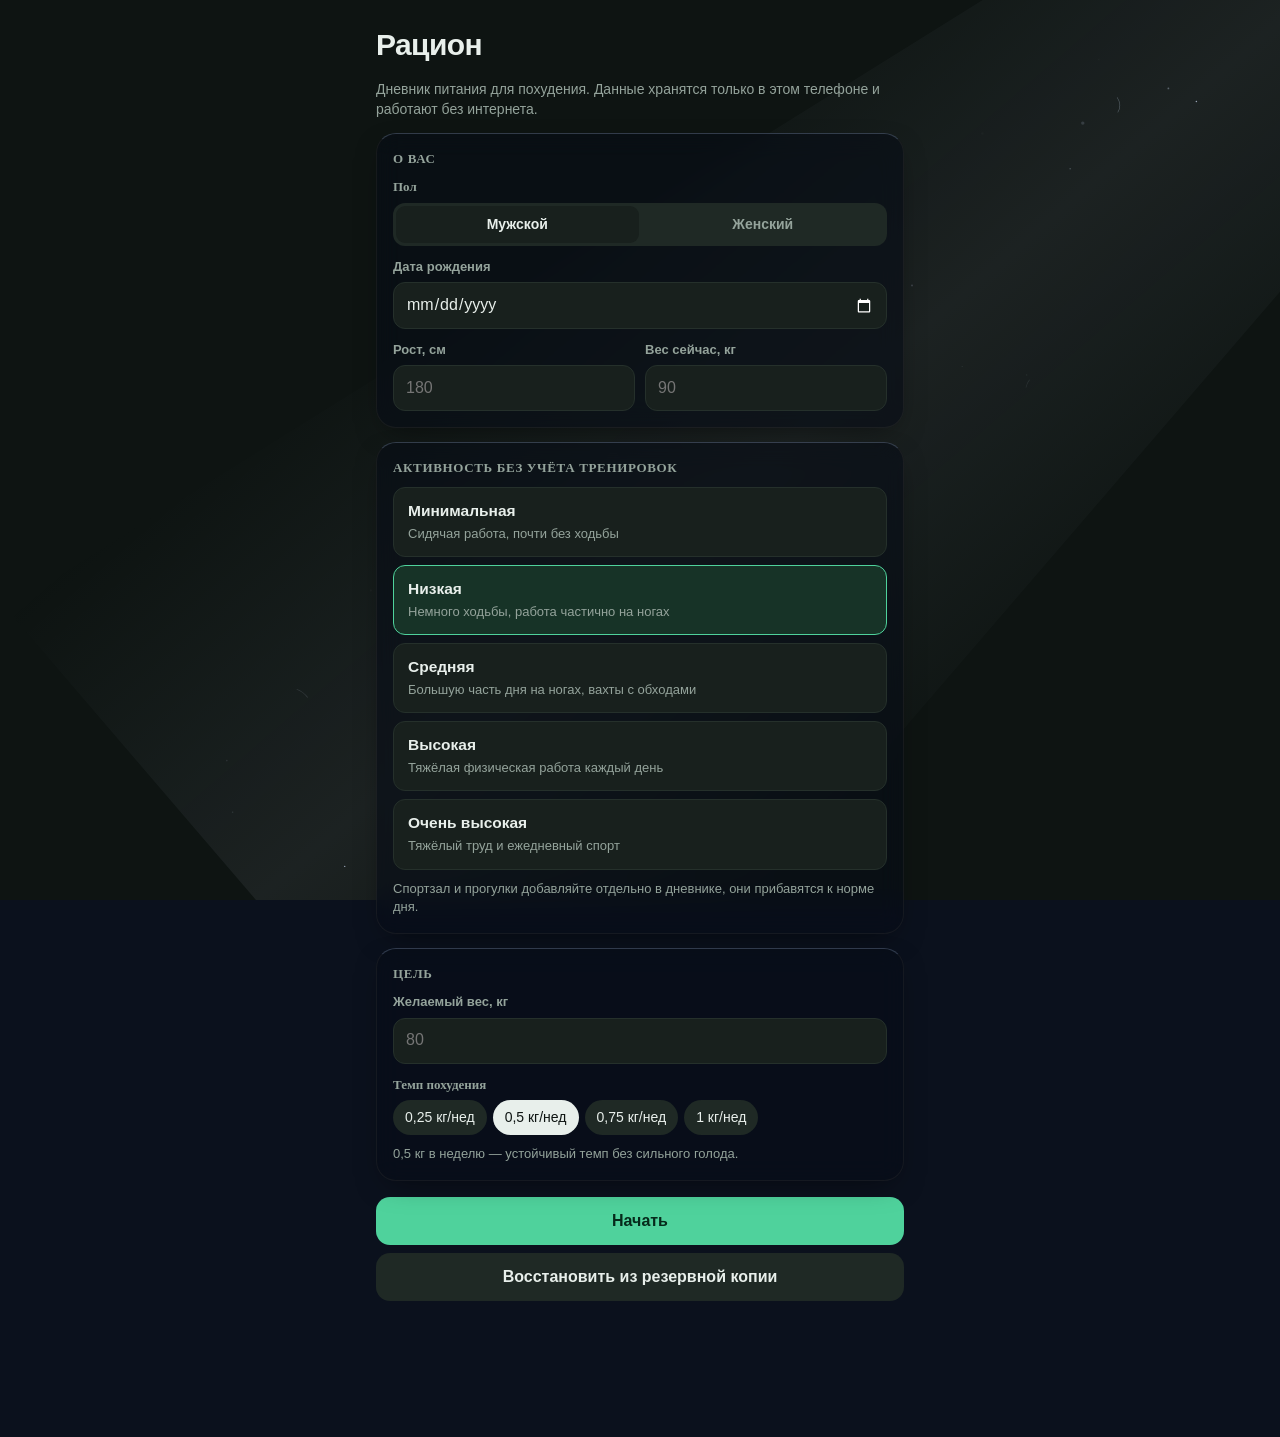
<file: test/index.html>
<!doctype html>
<html lang="ru">
<head>
<meta charset="utf-8">
<meta name="viewport" content="width=device-width,initial-scale=1,viewport-fit=cover">
<meta name="apple-mobile-web-app-capable" content="yes">
<meta name="mobile-web-app-capable" content="yes">
<meta name="apple-mobile-web-app-status-bar-style" content="default">
<meta name="apple-mobile-web-app-title" content="Рацион">
<meta name="theme-color" content="#f3f5f0">
<link rel="apple-touch-icon" href="../icon-180.png">
<link rel="icon" href="../icon-192.png">
<title>ТЕСТ · Рацион</title>
<style>
/* Макет: одна колонка до 560px, липкая шапка дня, нижняя панель вкладок. Дружелюбная палитра: тёплые нейтрали с зеленцой, у каждого приёма пищи свой цвет — утро янтарное, обед зелёный, ужин сиреневый, перекус розовый. */
:root{
  --bg:#f3f5f0; --card:#ffffff; --ink:#1b2621; --muted:#66736c; --line:#e4e9e3; --soft:#edf1eb;
  --accent:#1f8a63; --accent-ink:#ffffff; --accent-soft:#dcf1e6;
  --prot:#3a74c4; --fat:#d08a14; --carb:#8a63d2; --fib:#5f9a2f;
  --warn:#c66a1c; --bad:#d2453a; --ok:#1f8a63; --water:#2b82c9; --water-soft:#dfeefa;
  --mb:#d98a0b; --mb-soft:#fdf0d6; --ml:#1f9d6b; --ml-soft:#ddf3e8; --md:#5b57e0; --md-soft:#e7e6fc; --ms:#e0517a; --ms-soft:#fce3eb; --ma:#ee6a2c; --ma-soft:#fee6da; --mw:#7a6a5a; --mw-soft:#f1ebe4;
  --shadow:0 1px 2px rgba(27,38,33,.05),0 4px 16px rgba(27,38,33,.05);
  --f-ui:-apple-system,BlinkMacSystemFont,"SF Pro Text","Segoe UI",Roboto,"Helvetica Neue",Arial,sans-serif;
  --f-num:ui-rounded,"SF Pro Rounded",-apple-system,BlinkMacSystemFont,"Segoe UI",Roboto,sans-serif;
  --r:20px;
  color-scheme:light;
}
@media (prefers-color-scheme: dark){:root:not([data-theme="light"]){
  --bg:#0e1412; --card:#18201d; --ink:#e8efeb; --muted:#94a39b; --line:#25302b; --soft:#1f2925;
  --accent:#4fd29c; --accent-ink:#062a1b; --accent-soft:#173327;
  --prot:#7fb0f0; --fat:#f0b452; --carb:#b89bf0; --fib:#9fd06a;
  --warn:#f0a05a; --bad:#ff7b6e; --ok:#4fd29c; --water:#6dbcf2; --water-soft:#14303f;
  --mb:#f6b545; --mb-soft:#3a2c12; --ml:#4fd29c; --ml-soft:#153326; --md:#a29ffa; --md-soft:#26254a; --ms:#ff86a8; --ms-soft:#3d1d29; --ma:#ff9a63; --ma-soft:#3d2316; --mw:#cdb9a4; --mw-soft:#2d2722;
  --shadow:none; color-scheme:dark;
}}
:root[data-theme="dark"]{
  --bg:#0e1412; --card:#18201d; --ink:#e8efeb; --muted:#94a39b; --line:#25302b; --soft:#1f2925;
  --accent:#4fd29c; --accent-ink:#062a1b; --accent-soft:#173327;
  --prot:#7fb0f0; --fat:#f0b452; --carb:#b89bf0; --fib:#9fd06a;
  --warn:#f0a05a; --bad:#ff7b6e; --ok:#4fd29c; --water:#6dbcf2; --water-soft:#14303f;
  --mb:#f6b545; --mb-soft:#3a2c12; --ml:#4fd29c; --ml-soft:#153326; --md:#a29ffa; --md-soft:#26254a; --ms:#ff86a8; --ms-soft:#3d1d29; --ma:#ff9a63; --ma-soft:#3d2316; --mw:#cdb9a4; --mw-soft:#2d2722;
  --shadow:none; color-scheme:dark;
}
*{box-sizing:border-box;-webkit-tap-highlight-color:transparent}
html,body{margin:0;background:var(--bg);color:var(--ink)}
body{font:16px/1.4 var(--f-ui);-webkit-font-smoothing:antialiased;-webkit-text-size-adjust:100%;overscroll-behavior-y:none}
[hidden]{display:none!important}
button,input,select,textarea{font:inherit;color:inherit}
button{cursor:pointer;border:0;background:none;padding:0}
:focus-visible{outline:2px solid var(--accent);outline-offset:2px}
.num{font-family:var(--f-num);font-variant-numeric:tabular-nums}
#app{max-width:560px;margin:0 auto;padding:0 16px calc(96px + env(safe-area-inset-bottom,0px))}

/* шапка */
.top{position:sticky;top:0;z-index:5;background:var(--bg);margin:0 -16px;padding:calc(env(safe-area-inset-top,0px) + 8px) 16px 10px;display:flex;align-items:center;gap:6px}
.top h1{font-size:20px;font-weight:700;margin:0;letter-spacing:-.01em}
.datebtn{flex:1;min-width:0;text-align:center;padding:6px 4px;border-radius:10px}
.datebtn b{display:block;font-size:17px;font-weight:650}
.datebtn small{display:block;font-size:12.5px;color:var(--muted);white-space:nowrap;overflow:hidden;text-overflow:ellipsis}
.ibtn{width:40px;height:40px;border-radius:12px;display:grid;place-items:center;color:var(--ink);flex:none}
.ibtn:active{background:var(--soft)}
.ibtn svg{width:22px;height:22px}
.pill{display:inline-block;font-size:11.5px;font-weight:650;letter-spacing:.04em;text-transform:uppercase;padding:2px 7px;border-radius:99px;background:var(--accent-soft);color:var(--accent);vertical-align:2px}
.pill.plan{background:transparent;border:1px dashed var(--accent)}

/* бюджет дня */
.budget{background:var(--card);border-radius:var(--r);padding:18px 16px 16px;box-shadow:var(--shadow);display:grid;gap:16px}
.ringrow{display:grid;grid-template-columns:auto 1fr;gap:18px;align-items:center}
.ring{position:relative;width:148px;height:148px}
.ring svg{width:100%;height:100%;transform:rotate(-90deg);display:block}
.ring .c{position:absolute;inset:0;display:grid;place-content:center;text-align:center}
.ring .c b{font-family:var(--f-num);font-size:34px;font-weight:650;line-height:1;letter-spacing:-.02em;font-variant-numeric:tabular-nums}
.ring .c b.over{color:var(--bad)}
.ring .c small{font-size:12px;color:var(--muted);margin-top:4px;line-height:1.2}
.rside{display:grid;gap:8px;min-width:0}
.rk{display:flex;align-items:center;gap:8px;font-size:13.5px;color:var(--muted);min-width:0}
.rk i{width:10px;height:10px;border-radius:4px;flex:none}
.rk span{flex:1;min-width:0;white-space:nowrap;overflow:hidden;text-overflow:ellipsis}
.rk b{color:var(--ink);font-family:var(--f-num);font-variant-numeric:tabular-nums;font-weight:600}
.rsep{height:1px;background:var(--line);margin:2px 0}
.mtile{width:38px;height:38px;border-radius:13px;display:grid;place-items:center;flex:none}
.mtile svg{width:21px;height:21px}
.sec-h .mtile+h3{margin-left:2px}
.bud-top{display:flex;align-items:flex-end;justify-content:space-between;gap:12px}
.bud-big{font-family:var(--f-num);font-size:44px;font-weight:600;line-height:1;letter-spacing:-.02em;font-variant-numeric:tabular-nums}
.bud-big.over{color:var(--bad)}
.bud-cap{font-size:13px;color:var(--muted);margin-top:4px}
.bud-side{text-align:right;font-size:13px;color:var(--muted);line-height:1.5}
.bud-side b{color:var(--ink);font-weight:600}
.bar{height:10px;border-radius:99px;background:var(--soft);overflow:hidden;display:flex}
.bar i{display:block;height:100%}
.bar .eat{background:var(--accent)}
.bar .eat.over{background:var(--bad)}
.bar .bonus{background:repeating-linear-gradient(135deg,var(--accent-soft) 0 4px,transparent 4px 8px)}
.macros{display:grid;grid-template-columns:repeat(4,1fr);gap:10px}
.mac{min-width:0}
.mac span{font-size:12px;color:var(--muted);display:block}
.mac b{font-family:var(--f-num);font-variant-numeric:tabular-nums;font-size:15px;font-weight:600}
.mac em{font-style:normal;color:var(--muted);font-size:12px}
.mbar{height:4px;border-radius:9px;background:var(--soft);margin-top:4px;overflow:hidden}
.mbar i{display:block;height:100%;border-radius:9px}

/* блоки дня */
.sec{margin-top:14px;background:var(--card);border-radius:var(--r);box-shadow:var(--shadow);overflow:hidden}
.sec-h{display:flex;align-items:center;gap:10px;padding:12px 12px 12px 14px}
.sec-h h3{margin:0;font-size:16px;font-weight:650;flex:1}
.sec-h .k{font-family:var(--f-num);font-variant-numeric:tabular-nums;color:var(--muted);font-size:15px}
.plus{width:36px;height:36px;border-radius:50%;background:var(--accent-soft);color:var(--accent);display:grid;place-items:center;flex:none;transition:transform .12s}
.plus:active{transform:scale(.9)}
.plus svg{width:18px;height:18px}
.row{display:flex;align-items:center;gap:12px;padding:11px 16px;border-top:1px solid var(--line);width:100%;text-align:left}
.sec .row{padding-left:66px}
.sec.menu .row,.sec.list .row,.sheet .row{padding-left:16px}
.row:active{background:var(--soft)}
.row .t{flex:1;min-width:0}
.row .t b{display:block;font-weight:500;font-size:15.5px;white-space:nowrap;overflow:hidden;text-overflow:ellipsis}
.row .t small{display:block;color:var(--muted);font-size:13px}
.row .v{font-family:var(--f-num);font-variant-numeric:tabular-nums;font-size:15px;flex:none;text-align:right}
.row .v small{display:block;color:var(--muted);font-size:12px}
.empty{padding:2px 16px 14px;color:var(--muted);font-size:14px}
.weightline{display:flex;align-items:center;gap:12px;padding:14px 16px}
.weightline b{font-family:var(--f-num);font-size:18px;font-weight:600}

.wbody{padding:2px 16px 14px 66px;display:grid;gap:12px}
.cups{display:flex;flex-wrap:wrap;gap:4px}
.cups svg{width:22px;height:26px}
.cups .f{color:var(--water)}.cups .e{color:var(--line)}
.wbtns{display:grid;grid-template-columns:1fr 1.3fr 1.3fr;gap:8px}
.wbtns .btn{min-height:44px;font-size:15px;padding:0 8px}
.btn.wat{background:var(--water-soft);color:var(--water)}
.repbtn{margin-top:14px;width:100%;display:flex;align-items:center;gap:12px;padding:14px;border-radius:var(--r);background:var(--card);box-shadow:var(--shadow);text-align:left}
.repbtn b{display:block;font-size:16px}.repbtn small{color:var(--muted);font-size:13px}
.rlist{display:grid;gap:10px}
.ri{display:flex;gap:12px;align-items:flex-start;background:var(--card);border-radius:16px;padding:12px 14px;box-shadow:var(--shadow)}
.ri .dot{width:28px;height:28px;border-radius:50%;display:grid;place-items:center;flex:none;font-size:15px;font-weight:700}
.ri.bad .dot{background:color-mix(in srgb,var(--bad) 16%,var(--card));color:var(--bad)}
.ri.warn .dot{background:color-mix(in srgb,var(--warn) 18%,var(--card));color:var(--warn)}
.ri.ok .dot{background:var(--accent-soft);color:var(--accent)}
.ri.info .dot{background:var(--soft);color:var(--muted)}
.ri .tx{min-width:0;font-size:14.5px;line-height:1.45}
.card .rlist{gap:6px}.card .ri{background:none;box-shadow:none;padding:6px 0;border-radius:0}.card .ri+.ri{border-top:1px solid var(--line);padding-top:10px}.ri .tx b{font-weight:650}
.rhead{display:flex;align-items:center;gap:12px;margin-bottom:12px}
.rhead .big{font-size:28px}
.tips{margin:12px 0 0;padding-left:20px;line-height:1.5;font-size:14.5px}
.banner{margin-top:14px;padding:12px 14px;border-radius:var(--r);background:var(--accent-soft);display:flex;gap:10px;align-items:center;font-size:14px}
.banner span{flex:1}
.banner.warn{background:color-mix(in srgb,var(--warn) 16%,var(--card))}

/* вкладки */
#tabs{position:fixed;left:0;right:0;bottom:0;z-index:20;background:color-mix(in srgb,var(--card) 92%,transparent);backdrop-filter:blur(14px);-webkit-backdrop-filter:blur(14px);border-top:1px solid var(--line);padding:6px 8px calc(6px + env(safe-area-inset-bottom,0px));display:flex;justify-content:center}
#tabs .in{display:grid;grid-template-columns:repeat(4,1fr);width:100%;max-width:560px}
.tab{display:grid;justify-items:center;gap:2px;padding:6px 0;font-size:11px;color:var(--muted);font-weight:500}
.tab svg{width:22px;height:22px}
.tab svg{padding:3px 14px;box-sizing:content-box;border-radius:99px;transition:background .15s}
.tab.on{color:var(--accent)}
.tab.on svg{background:var(--accent-soft)}

/* общие элементы */
.card{background:var(--card);border-radius:var(--r);box-shadow:var(--shadow);padding:16px;margin-top:14px}
.card h3{margin:0 0 10px;font-size:13px;font-weight:650;letter-spacing:.05em;text-transform:uppercase;color:var(--muted)}
.chips{display:flex;flex-wrap:wrap;gap:6px}
.chip{padding:8px 12px;border-radius:99px;background:var(--soft);font-size:14px;font-weight:500;white-space:nowrap}
.chip.on{background:var(--ink);color:var(--bg)}
.btn{display:inline-flex;align-items:center;justify-content:center;gap:8px;min-height:48px;padding:0 18px;border-radius:14px;background:var(--soft);font-weight:600;font-size:16px;text-align:center}
.btn.pri{background:var(--accent);color:var(--accent-ink)}
.btn.bad{color:var(--bad)}
.btn.wide{width:100%}
.btn:active{filter:brightness(.95)}
.btns{display:grid;gap:8px;margin-top:14px}
.btns.two{grid-template-columns:1fr 1fr}
.link{color:var(--accent);font-weight:600;font-size:15px}
.field{display:grid;gap:6px;margin-top:12px}
.field>label,.lab{font-size:13px;font-weight:600;color:var(--muted)}
.inp{width:100%;min-height:46px;padding:10px 12px;border-radius:12px;border:1px solid var(--line);background:var(--card);font-size:16px}
.inp:focus{border-color:var(--accent);outline:none}
select.inp{appearance:none;-webkit-appearance:none;background-image:linear-gradient(45deg,transparent 50%,var(--muted) 50%),linear-gradient(135deg,var(--muted) 50%,transparent 50%);background-position:calc(100% - 18px) 50%,calc(100% - 13px) 50%;background-size:5px 5px;background-repeat:no-repeat;padding-right:32px}
.grid2{display:grid;grid-template-columns:1fr 1fr;gap:10px}
.grid2>*,.grid3>*{min-width:0}
input[type=date].inp{min-width:0;width:100%;display:block}
.chips.scroll{flex-wrap:nowrap;overflow-x:auto;margin:0 -16px;padding:0 16px 2px;scrollbar-width:none}
.chips.scroll::-webkit-scrollbar{display:none}
.grid3{display:grid;grid-template-columns:repeat(3,1fr);gap:10px}
.help{font-size:13px;color:var(--muted);line-height:1.45}
.kv{display:flex;justify-content:space-between;gap:12px;padding:8px 0;border-top:1px solid var(--line);font-size:15px}
.kv:first-of-type{border-top:0}
.kv span{color:var(--muted)}
.kv b{font-family:var(--f-num);font-variant-numeric:tabular-nums;font-weight:600;text-align:right}
.big{font-family:var(--f-num);font-variant-numeric:tabular-nums;font-size:34px;font-weight:600;letter-spacing:-.02em;line-height:1.1}
.sub{color:var(--muted);font-size:14px}
.tiles{display:grid;grid-template-columns:1fr 1fr;gap:10px;margin-top:14px}
.tile{background:var(--card);border-radius:var(--r);box-shadow:var(--shadow);padding:14px;min-width:0}
.tile span{font-size:12.5px;color:var(--muted);display:block}
.tile b{font-family:var(--f-num);font-variant-numeric:tabular-nums;font-size:24px;font-weight:600;display:block;margin-top:2px}
.tile small{font-size:12.5px;color:var(--muted)}
.good{color:var(--ok)!important}.badc{color:var(--bad)!important}
.list .row:first-child{border-top:0}
.menu .row{font-size:16px}
.menu .row svg{width:20px;height:20px;color:var(--muted)}
.prog{height:12px;border-radius:99px;background:var(--soft);overflow:hidden;margin:10px 0 6px}
.prog i{display:block;height:100%;background:var(--accent);border-radius:99px}
.legend{display:flex;flex-wrap:wrap;gap:12px;font-size:12.5px;color:var(--muted);margin-top:8px}
.legend i{display:inline-block;width:10px;height:10px;border-radius:3px;margin-right:5px;vertical-align:-1px}
svg.ch{width:100%;height:auto;display:block}
svg.ch text{font-family:var(--f-ui);font-size:10px;fill:var(--muted)}
.warnbox{margin-top:10px;padding:10px 12px;border-radius:12px;background:color-mix(in srgb,var(--warn) 14%,var(--card));font-size:14px}

/* листы */
.layer{position:fixed;inset:0;z-index:40}
.ov{position:absolute;inset:0;background:rgba(5,12,16,.42);opacity:0;transition:opacity .2s}
.layer.on .ov{opacity:1}
.sheet{position:absolute;left:0;right:0;bottom:0;margin:0 auto;max-width:560px;max-height:calc(100% - env(safe-area-inset-top,0px) - 18px);background:var(--bg);border-radius:24px 24px 0 0;display:flex;flex-direction:column;transform:translateY(100%);transition:transform .25s cubic-bezier(.2,.8,.2,1)}
.layer.on .sheet{transform:none}
.layer.full .sheet{height:calc(100% - env(safe-area-inset-top,0px) - 18px)}
@media (prefers-reduced-motion:reduce){.sheet,.ov{transition:none}}
.sh-h{display:flex;align-items:center;gap:8px;padding:12px 12px 8px 16px}
.sh-h h2{flex:1;margin:0;font-size:18px;font-weight:700;min-width:0;white-space:nowrap;overflow:hidden;text-overflow:ellipsis}
.sh-b{flex:1;overflow-y:auto;-webkit-overflow-scrolling:touch;padding:4px 16px calc(20px + env(safe-area-inset-bottom,0px))}
.sh-f{padding:10px 16px calc(12px + env(safe-area-inset-bottom,0px));border-top:1px solid var(--line);background:var(--bg)}
.x{width:34px;height:34px;border-radius:50%;background:var(--soft);display:grid;place-items:center;flex:none}
.x svg{width:16px;height:16px}
.search{position:sticky;top:0;background:var(--bg);padding-bottom:8px;z-index:1}
.tag{font-size:11px;font-weight:650;padding:1px 6px;border-radius:6px;background:var(--soft);color:var(--muted);margin-left:6px;vertical-align:1px}
.preview{display:grid;grid-template-columns:repeat(4,1fr);gap:8px;background:var(--card);border-radius:var(--r);padding:14px;margin-top:12px;box-shadow:var(--shadow);text-align:center}
.preview span{display:block;font-size:12px;color:var(--muted)}
.preview b{font-family:var(--f-num);font-variant-numeric:tabular-nums;font-size:20px;font-weight:600}
.cal{display:grid;grid-template-columns:repeat(7,1fr);gap:4px;text-align:center}
.cal .wd{font-size:11.5px;color:var(--muted);padding:4px 0;text-transform:uppercase}
.cd{aspect-ratio:1/1.08;max-width:100%;border-radius:10px;display:grid;align-content:center;justify-items:center;gap:1px;font-size:15px;position:relative}
.cd small{font-size:10px;color:var(--muted);font-family:var(--f-num)}
.cd.v{background:var(--soft)}
.cd.ok small{color:var(--ok);font-weight:650}
.cd.over small{color:var(--bad);font-weight:650}
.cd.plan small{color:var(--accent)}
.cd.plan{outline:1px dashed var(--accent);outline-offset:-3px}
.cd.today{box-shadow:inset 0 0 0 2px var(--ink)}
.cd.sel{background:var(--ink);color:var(--bg)}
.cd.sel small{color:var(--bg)}
.wdays{display:grid;grid-template-columns:repeat(7,1fr);gap:4px}
.wdays .chip{padding:8px 0;text-align:center}
#toast{position:fixed;left:50%;top:calc(12px + env(safe-area-inset-top,0px));transform:translateX(-50%);background:var(--ink);color:var(--bg);padding:10px 16px;border-radius:12px;font-size:14.5px;z-index:90;max-width:calc(100% - 32px);opacity:0;pointer-events:none;transition:opacity .2s}
#toast.on{opacity:1}
video.scan{width:100%;border-radius:var(--r);background:#000;aspect-ratio:4/3;object-fit:cover}
textarea.inp{min-height:110px;font-family:ui-monospace,Menlo,monospace;font-size:12px}
.onb{padding-top:calc(env(safe-area-inset-top,0px) + 24px)}
.onb h1{font-size:30px;margin:0 0 6px;letter-spacing:-.02em}
.seg{display:grid;grid-auto-flow:column;grid-auto-columns:1fr;background:var(--soft);border-radius:12px;padding:3px;gap:3px}
.seg button{padding:9px 4px;border-radius:9px;font-size:14px;font-weight:600;color:var(--muted)}
.seg button.on{background:var(--card);color:var(--ink);box-shadow:var(--shadow)}
.opt{display:flex;gap:12px;align-items:flex-start;padding:12px 14px;border-radius:12px;background:var(--card);border:1.5px solid var(--line);text-align:left;width:100%}
.opt.on{border-color:var(--accent);background:var(--accent-soft)}
.opt b{display:block;font-size:15.5px}
.opt small{color:var(--muted);font-size:13px}
.opts{display:grid;gap:8px}
</style>
</head>
<body>
<div id="app"></div>
<nav id="tabs" hidden></nav>
<div id="sheets"></div>
<div id="toast" role="status" aria-live="polite"></div>
<input type="file" id="impfile" accept=".json,application/json,text/plain" hidden>
<script src="../foods.js"></script>
<script>
'use strict';
/* ========== базовые помощники ========== */
const $=s=>document.querySelector(s);
const esc=s=>String(s??'').replace(/[&<>"']/g,c=>({'&':'&amp;','<':'&lt;','>':'&gt;','"':'&quot;',"'":'&#39;'}[c]));
const r0=n=>Math.round(n||0), r1=n=>Math.round((n||0)*10)/10;
const fmt=n=>r0(n).toLocaleString('ru-RU');
const f1=n=>r1(n).toLocaleString('ru-RU',{maximumFractionDigits:1});
const f2=n=>(+n).toLocaleString('ru-RU',{maximumFractionDigits:2});
const fL=ml=>(ml/1000).toLocaleString('ru-RU',{maximumFractionDigits:2});
const num=v=>{const x=parseFloat(String(v??'').replace(',','.').replace(/\s/g,''));return isFinite(x)?x:NaN};
const uid=()=>Date.now().toString(36)+Math.random().toString(36).slice(2,7);
const clone=o=>JSON.parse(JSON.stringify(o));
const pad=n=>String(n).padStart(2,'0');
const ds=d=>d.getFullYear()+'-'+pad(d.getMonth()+1)+'-'+pad(d.getDate());
const pd=s=>{const[y,m,d]=s.split('-').map(Number);return new Date(y,m-1,d)};
const today=()=>ds(new Date());
const addD=(s,n)=>{const d=pd(s);d.setDate(d.getDate()+n);return ds(d)};
const dDiff=(a,b)=>Math.round((pd(b)-pd(a))/864e5);
const MON=['января','февраля','марта','апреля','мая','июня','июля','августа','сентября','октября','ноября','декабря'];
const MONS=['янв','фев','мар','апр','мая','июн','июл','авг','сен','окт','ноя','дек'];
const MONN=['Январь','Февраль','Март','Апрель','Май','Июнь','Июль','Август','Сентябрь','Октябрь','Ноябрь','Декабрь'];
const WDF=['воскресенье','понедельник','вторник','среда','четверг','пятница','суббота'];
const WDS=['пн','вт','ср','чт','пт','сб','вс'];
const fDate=(s,year)=>{const d=pd(s);return d.getDate()+' '+MON[d.getMonth()]+((year||d.getFullYear()!==new Date().getFullYear())?' '+d.getFullYear():'')};
const fShort=s=>{const d=pd(s);return d.getDate()+' '+MONS[d.getMonth()]};
function relDay(s){const k=dDiff(today(),s);return k===0?'Сегодня':k===-1?'Вчера':k===1?'Завтра':WDF[pd(s).getDay()].replace(/^./,c=>c.toUpperCase())}
function plural(n,a,b,c){n=Math.abs(n)%100;const n1=n%10;if(n>10&&n<20)return c;if(n1>1&&n1<5)return b;if(n1===1)return a;return c}
const MI={
  b:'<svg viewBox="0 0 24 24" fill="none" stroke="currentColor" stroke-width="2" stroke-linecap="round" stroke-linejoin="round"><path d="M4 18h16M7 18a5 5 0 0 1 10 0"/><path d="M12 4v3M4.9 8.9l2 2M19.1 8.9l-2 2M2 14h2M20 14h2"/></svg>',
  l:'<svg viewBox="0 0 24 24" fill="none" stroke="currentColor" stroke-width="2" stroke-linecap="round" stroke-linejoin="round"><circle cx="12" cy="12" r="4.2"/><path d="M12 2.5v2.2M12 19.3v2.2M2.5 12h2.2M19.3 12h2.2M5.3 5.3l1.6 1.6M17.1 17.1l1.6 1.6M5.3 18.7l1.6-1.6M17.1 6.9l1.6-1.6"/></svg>',
  d:'<svg viewBox="0 0 24 24" fill="none" stroke="currentColor" stroke-width="2" stroke-linecap="round" stroke-linejoin="round"><path d="M20 14.5A8 8 0 1 1 9.5 4a6.5 6.5 0 0 0 10.5 10.5z"/><path d="M17 4.5v3M15.5 6h3"/></svg>',
  s:'<svg viewBox="0 0 24 24" fill="none" stroke="currentColor" stroke-width="2" stroke-linecap="round" stroke-linejoin="round"><path d="M12 7.5c-1.6-1.2-4.5-1.3-6 .6-1.8 2.3-1 6.6 1.3 9.6 1.4 1.8 2.8 2.6 4.7 1.6 1.9 1 3.3.2 4.7-1.6 2.3-3 3.1-7.3 1.3-9.6-1.5-1.9-4.4-1.8-6-.6z"/><path d="M12 7.5c0-2 1-3.6 3-4.5"/></svg>',
  a:'<svg viewBox="0 0 24 24" fill="none" stroke="currentColor" stroke-width="2" stroke-linecap="round" stroke-linejoin="round"><circle cx="14.5" cy="4.5" r="2"/><path d="M8 21l3-6 3 2.5V22M6 11l3.5-3.5L14 9l2.5 3.5H20M11 15l-1.5-4"/></svg>',
  w:'<svg viewBox="0 0 24 24" fill="none" stroke="currentColor" stroke-width="2" stroke-linecap="round" stroke-linejoin="round"><path d="M12 3s6 6.4 6 11a6 6 0 0 1-12 0c0-4.6 6-11 6-11z"/><path d="M9.5 15a2.6 2.6 0 0 0 2.5 2.5"/></svg>',
  k:'<svg viewBox="0 0 24 24" fill="none" stroke="currentColor" stroke-width="2" stroke-linecap="round" stroke-linejoin="round"><rect x="3.5" y="3.5" width="17" height="17" rx="5"/><path d="M8.5 9.5a5 5 0 0 1 7 0l-2.2 2.6a1.7 1.7 0 0 0-2.6 0z"/></svg>'};
MI.r='<svg viewBox="0 0 24 24" fill="none" stroke="currentColor" stroke-width="2" stroke-linecap="round" stroke-linejoin="round"><rect x="5" y="3.5" width="14" height="17" rx="3"/><path d="M9 8.5h6M9 12.5h6M9 16.5h3"/></svg>';
const MC={b:'mb',l:'ml',d:'md',s:'ms'};
const MT={b:'mb',l:'ml',d:'md',s:'ms',a:'ma',w:'water',k:'mw',r:'accent'};
const mtile=k=>`<span class="mtile" style="background:var(--${MT[k]}-soft);color:var(--${MT[k]})">${MI[k]}</span>`;
const IC={
  plus:'<svg viewBox="0 0 24 24" fill="none" stroke="currentColor" stroke-width="2.4" stroke-linecap="round"><path d="M12 5v14M5 12h14"/></svg>',
  x:'<svg viewBox="0 0 24 24" fill="none" stroke="currentColor" stroke-width="2.4" stroke-linecap="round"><path d="M6 6l12 12M18 6L6 18"/></svg>',
  l:'<svg viewBox="0 0 24 24" fill="none" stroke="currentColor" stroke-width="2.2" stroke-linecap="round" stroke-linejoin="round"><path d="M15 5l-7 7 7 7"/></svg>',
  r:'<svg viewBox="0 0 24 24" fill="none" stroke="currentColor" stroke-width="2.2" stroke-linecap="round" stroke-linejoin="round"><path d="M9 5l7 7-7 7"/></svg>',
  dots:'<svg viewBox="0 0 24 24" fill="currentColor"><circle cx="5" cy="12" r="2"/><circle cx="12" cy="12" r="2"/><circle cx="19" cy="12" r="2"/></svg>',
  cal:'<svg viewBox="0 0 24 24" fill="none" stroke="currentColor" stroke-width="1.9" stroke-linecap="round" stroke-linejoin="round"><rect x="3.5" y="5" width="17" height="15.5" rx="3"/><path d="M3.5 10h17M8 3v4M16 3v4"/></svg>',
  diary:'<svg viewBox="0 0 24 24" fill="none" stroke="currentColor" stroke-width="1.9" stroke-linecap="round" stroke-linejoin="round"><path d="M6 3.5h11a2 2 0 0 1 2 2v13a2 2 0 0 1-2 2H6z"/><path d="M6 3.5v17M9.5 8h6M9.5 12h6"/></svg>',
  stats:'<svg viewBox="0 0 24 24" fill="none" stroke="currentColor" stroke-width="1.9" stroke-linecap="round" stroke-linejoin="round"><path d="M4 20h16M7 16v-5M12 16V6M17 16v-8"/></svg>',
  goal:'<svg viewBox="0 0 24 24" fill="none" stroke="currentColor" stroke-width="1.9" stroke-linecap="round"><circle cx="12" cy="12" r="8.5"/><circle cx="12" cy="12" r="4.5"/><circle cx="12" cy="12" r="1" fill="currentColor"/></svg>',
  more:'<svg viewBox="0 0 24 24" fill="none" stroke="currentColor" stroke-width="1.9" stroke-linecap="round"><path d="M4 7h16M4 12h16M4 17h16"/></svg>',
  chev:'<svg viewBox="0 0 24 24" fill="none" stroke="currentColor" stroke-width="2" stroke-linecap="round" stroke-linejoin="round"><path d="M9 6l6 6-6 6"/></svg>',
  scan:'<svg viewBox="0 0 24 24" fill="none" stroke="currentColor" stroke-width="2" stroke-linecap="round"><path d="M4 8V5h3M17 5h3v3M20 16v3h-3M7 19H4v-3M8 9v6M11 9v6M14 9v6M17 9v6"/></svg>'
};

/* ========== хранилище ========== */
const KEY='racion.test.v1';try{if(!localStorage.getItem(KEY)&&localStorage.getItem('racion.v1'))localStorage.setItem(KEY,localStorage.getItem('racion.v1'))}catch(e){}
const APP_VERSION='9';
function blank(){return{v:1,profile:null,goal:{rate:0.5,target:null,prot:1.8,fatPct:28,ov:{},eatBack:100,water:2000},voyage:null,weights:{},days:{},foods:[],recipes:[],templates:[],settings:{usdaKey:'',lastBackup:null,created:today(),theme:{mode:'system',dark:'20:00',light:'07:00'}}}}
function normalize(o){const b=blank();o=Object.assign(b,o||{});o.goal=Object.assign(blank().goal,o.goal||{});o.goal.ov=o.goal.ov||{};o.settings=Object.assign(blank().settings,o.settings||{});o.settings.theme=Object.assign(blank().settings.theme,o.settings.theme||{});
  for(const k in o.days){const d=o.days[k];d.m=Object.assign({b:[],l:[],d:[],s:[]},d.m||{});d.ex=d.ex||[]}return o}
let S;try{S=normalize(JSON.parse(localStorage.getItem(KEY)||'null'))}catch(e){S=blank()}
function save(){try{localStorage.setItem(KEY,JSON.stringify(S))}catch(e){toast('Не удалось сохранить: память браузера недоступна')}}
try{navigator.storage&&navigator.storage.persist&&navigator.storage.persist()}catch(e){}

/* ========== расчёты ========== */
const MEALS=[['b','Завтрак'],['l','Обед'],['d','Ужин'],['s','Перекусы']];
const ACT=[[1.2,'Минимальная','Сидячая работа, почти без ходьбы'],[1.375,'Низкая','Немного ходьбы, работа частично на ногах'],[1.55,'Средняя','Большую часть дня на ногах, вахты с обходами'],[1.725,'Высокая','Тяжёлая физическая работа каждый день'],[1.9,'Очень высокая','Тяжёлый труд и ежедневный спорт']];
const KCAL_PER_KG=7700;
const N0=()=>({k:0,p:0,f:0,c:0,fb:0});
function entN(e){const m=e.g/100;return{k:e.x.k*m,p:e.x.p*m,f:e.x.f*m,c:e.x.c*m,fb:(e.x.fb||0)*m}}
function addN(a,b){for(const k in a)a[k]+=b[k]||0;return a}
function getDay(s,create){if(!S.days[s]){if(!create)return null;S.days[s]={m:{b:[],l:[],d:[],s:[]},ex:[]}}return S.days[s]}
function dayTot(s){const t=N0(),d=S.days[s];if(!d)return t;for(const k in d.m)for(const e of d.m[k])addN(t,entN(e));return t}
function mealTot(arr){const t=N0();for(const e of arr)addN(t,entN(e));return t}
function dayEx(s){const d=S.days[s];return d?d.ex.reduce((a,e)=>a+(e.kcal||0),0):0}
function hasFood(s){const d=S.days[s];return !!d&&Object.values(d.m).some(a=>a.length)}
function dayEmpty(s){const d=S.days[s];return !d||(!hasFood(s)&&!d.ex.length&&!d.wt)}
function dayWater(s){const d=S.days[s];return d&&d.wt||0}
function wKeys(){return Object.keys(S.weights).sort()}
function weightOn(s){const ks=wKeys();let v=null;for(const k of ks){if(k<=s)v=S.weights[k];else break}if(v==null&&ks.length)v=S.weights[ks[0]];return v}
function ageOn(s){const b=pd(S.profile.birth),d=pd(s);let a=d.getFullYear()-b.getFullYear();if(d.getMonth()<b.getMonth()||(d.getMonth()===b.getMonth()&&d.getDate()<b.getDate()))a--;return a}
function calc(s){
  s=s||today();const P=S.profile;if(!P)return null;
  const w=weightOn(s)||80,a=ageOn(s),G=S.goal;
  const bmr=10*w+6.25*P.h-5*a+(P.sex==='f'?-161:5);
  const tdee=bmr*P.act;
  const losing=G.target!=null&&w>G.target+0.05;
  const def=losing?G.rate*KCAL_PER_KG/7:0;
  const floor=P.sex==='f'?1200:1500;
  let kcal=tdee-def,clamped=false;if(kcal<floor){kcal=floor;clamped=true}
  const auto={k:kcal};
  if(G.ov.k)kcal=+G.ov.k;
  const refW=(G.target!=null&&G.target<w)?G.target:w;
  auto.p=refW*G.prot;auto.f=kcal*G.fatPct/100/9;
  const p=G.ov.p?+G.ov.p:auto.p, f=G.ov.f?+G.ov.f:auto.f;
  auto.c=Math.max(0,(kcal-p*4-f*9)/4);
  const c=G.ov.c?+G.ov.c:auto.c;
  return{w,a,bmr,tdee,def,kcal,clamped,floor,p,f,c,fb:14*kcal/1000,auto,losing};
}
function dayNorm(s,cc){cc=cc||calc(s);return cc.kcal+dayEx(s)*S.goal.eatBack/100}
const EXT=[
  {id:'walk',n:'Ходьба на улице',kind:'walk'},
  {id:'tread',n:'Беговая дорожка',kind:'tread'},
  {id:'hill',n:'Ходьба в подъём',met:5.3,d:'уклон 1–5%, умеренно-быстрый темп'},
  {id:'gym',n:'Силовая тренировка',met:3.5,d:'тренажёры или свободные веса, 8–15 повторов'},
  {id:'gymh',n:'Силовая, интенсивно',met:6.0,d:'тяжёлые веса, жим, становая'},
  {id:'circ',n:'Круговая тренировка',met:6.0,d:'с собственным весом'},
  {id:'ell',n:'Эллипс, умеренно',met:5.0},
  {id:'bike',n:'Велотренажёр',met:6.8,d:'обычный темп'},
  {id:'row',n:'Гребной тренажёр, умеренно',met:5.0,d:'до 100 Вт'},
  {id:'jog',n:'Бег трусцой',met:7.5},
  {id:'run8',n:'Бег 8–8,4 км/ч',met:8.5},
  {id:'run10',n:'Бег 9,7–10 км/ч',met:9.3},
  {id:'rope',n:'Скакалка',met:11.0},
  {id:'hiit',n:'Интервальная (берпи, табата)',met:11.0},
  {id:'manual',n:'Другое: ккал вручную',kind:'manual'}];
const PACE=[['slow','Медленно',3.5],['norm','Обычно',5],['fast','Быстро',6],['vfast','Очень быстро',6.8]];
function walkMet(kmh){return kmh<3.2?2.3:kmh<4?2.8:kmh<4.5?3.0:kmh<5.6?3.8:kmh<6.4?4.8:kmh<7.2?5.5:kmh<8?7.0:8.5}
const exKcal=(met,kg,min)=>Math.max(0,(met-1)*kg*min/60);

/* ========== продукты ========== */
const BASE=(window.BASE_FOODS||[]).map((a,i)=>({id:'b'+i,n:a[0],en:a[1],x:{k:a[2],p:a[3],f:a[4],c:a[5],fb:a[6]},srv:a[7]||[],src:'base',note:a[8]||''}));
const SRC={base:'база',my:'мой',rcp:'рецепт',usda:'USDA',off:'OFF',quick:'быстро'};
function myFoods(){return S.foods.map(f=>Object.assign({src:'my'},f,{srcOrig:f.src}))}
function rcpAsFood(r){const t=rcpTotals(r);const wt=r.cooked||t.g||1;const per=wt/(r.servings||1);
  return{id:r.id,n:r.n,x:{k:t.n.k/wt*100,p:t.n.p/wt*100,f:t.n.f/wt*100,c:t.n.c/wt*100,fb:t.n.fb/wt*100},srv:[['1 порция',r1(per)]],src:'rcp'}}
function rcpTotals(r){const n=N0();let g=0;for(const i of r.items){addN(n,entN(i));g+=i.g}return{n,g}}
function findFood(src,id){if(src==='base')return BASE.find(f=>f.id===id);if(src==='rcp'){const r=S.recipes.find(x=>x.id===id);return r&&rcpAsFood(r)}return myFoods().find(f=>f.id===id)}
const normq=s=>String(s||'').toLowerCase().replace(/ё/g,'е').normalize('NFD').replace(/[\u0300-\u036f]/g,'');
function searchLocal(q,scope){
  const words=normq(q).split(/\s+/).filter(Boolean);
  let pool=[];
  if(scope==='all'||scope==='my')pool=pool.concat(myFoods());
  if(scope==='all'||scope==='rcp')pool=pool.concat(S.recipes.map(rcpAsFood));
  if(scope==='all')pool=pool.concat(BASE);
  if(!words.length)return pool.slice(0,200);
  const res=[];
  for(const f of pool){const n=normq(f.n+' '+(f.brand||''));if(words.every(w=>n.includes(w))){let sc=0;if(n.startsWith(words[0]))sc-=10;sc+=n.length/50;if(f.src!=='base')sc-=3;res.push([sc,f])}}
  return res.sort((a,b)=>a[0]-b[0]).map(a=>a[1]).slice(0,80);
}
function recentFoods(limit){
  const seen=new Set(),out=[];const ks=Object.keys(S.days).filter(k=>k<=addD(today(),1)).sort().reverse().slice(0,90);
  for(const k of ks){const d=S.days[k];for(const m of ['d','l','b','s'])for(const e of d.m[m].slice().reverse()){const key=e.src+'|'+(e.ref||e.n);if(seen.has(key))continue;seen.add(key);out.push(e);if(out.length>=limit)return out}}
  return out;
}
function entryAsFood(e){if(e.ref&&e.src!=='quick'){const f=findFood(e.src,e.ref);if(f&&(e.src!=='base'||f.n===e.n))return f}return{id:e.ref||null,n:e.n,x:e.x,srv:e.u&&e.u.l!=='г'?[[e.u.l,e.u.g]]:[],src:e.src==='quick'?'quick':e.src}}

/* ========== интерфейс: состояние ========== */
const V={tab:'diary',date:today(),statP:'30',sheets:[]};
const app=$('#app'),tabsEl=$('#tabs'),sheetsEl=$('#sheets');
let toastT;function toast(t){const el=$('#toast');el.textContent=t;el.classList.add('on');clearTimeout(toastT);toastT=setTimeout(()=>el.classList.remove('on'),2600)}
function render(){
  if(!S.profile){tabsEl.hidden=true;app.innerHTML=viewOnboard();return}
  tabsEl.hidden=false;
  app.innerHTML=({diary:viewDiary,stats:viewStats,goals:viewGoals,more:viewMore})[V.tab]();
  tabsEl.innerHTML='<div class="in">'+[['diary','Дневник'],['stats','Статистика'],['goals','Цели'],['more','Ещё']].map(([k,l])=>`<button class="tab${V.tab===k?' on':''}" data-a="tab" data-v="${k}" aria-current="${V.tab===k?'page':'false'}">${IC[{diary:'diary',stats:'stats',goals:'goal',more:'more'}[k]]}<span>${l}</span></button>`).join('')+'</div>';
}

/* ---------- онбординг ---------- */
let OB={sex:'m',act:1.375,rate:0.5};
function viewOnboard(){
  return `<div class="onb">
  <h1>Рацион</h1><p class="sub">Дневник питания для похудения. Данные хранятся только в этом телефоне и работают без интернета.</p>
  <div class="card"><h3>О вас</h3>
    <div class="lab">Пол</div><div class="seg" style="margin-top:6px"><button data-a="ob" data-k="sex" data-v="m" class="${OB.sex==='m'?'on':''}">Мужской</button><button data-a="ob" data-k="sex" data-v="f" class="${OB.sex==='f'?'on':''}">Женский</button></div>
    <div class="field"><label for="ob-birth">Дата рождения</label><input class="inp" id="ob-birth" type="date" value="${esc(OB.birth||'')}"></div>
    <div class="grid2"><div class="field"><label for="ob-h">Рост, см</label><input class="inp num" id="ob-h" inputmode="decimal" value="${esc(OB.h||'')}" placeholder="180"></div>
    <div class="field"><label for="ob-w">Вес сейчас, кг</label><input class="inp num" id="ob-w" inputmode="decimal" value="${esc(OB.w||'')}" placeholder="90"></div></div>
  </div>
  <div class="card"><h3>Активность без учёта тренировок</h3>
    <div class="opts">${ACT.map(a=>`<button class="opt${OB.act===a[0]?' on':''}" data-a="ob" data-k="act" data-v="${a[0]}"><div><b>${a[1]}</b><small>${a[2]}</small></div></button>`).join('')}</div>
    <p class="help" style="margin:10px 0 0">Спортзал и прогулки добавляйте отдельно в дневнике, они прибавятся к норме дня.</p>
  </div>
  <div class="card"><h3>Цель</h3>
    <div class="field" style="margin-top:0"><label for="ob-t">Желаемый вес, кг</label><input class="inp num" id="ob-t" inputmode="decimal" value="${esc(OB.t||'')}" placeholder="80"></div>
    <div class="lab" style="margin-top:12px">Темп похудения</div>
    <div class="chips" style="margin-top:6px">${[0.25,0.5,0.75,1].map(r=>`<button class="chip${OB.rate===r?' on':''}" data-a="ob" data-k="rate" data-v="${r}">${f2(r)} кг/нед</button>`).join('')}</div>
    <p class="help" style="margin:10px 0 0">0,5 кг в неделю — устойчивый темп без сильного голода.</p>
  </div>
  <div class="btns" style="margin:16px 0 40px"><button class="btn pri wide" data-a="obSave">Начать</button>
  <button class="btn wide" data-a="importOpen">Восстановить из резервной копии</button></div></div>`;
}
function obRead(){OB.birth=$('#ob-birth').value;OB.h=$('#ob-h').value;OB.w=$('#ob-w').value;OB.t=$('#ob-t').value}

/* ---------- дневник ---------- */
function viewDiary(){
  const s=V.date,t=today(),cc=calc(s),tot=dayTot(s),ex=dayEx(s),bonus=ex*S.goal.eatBack/100,norm=cc.kcal+bonus,left=norm-tot.k;
  const isPlan=s>t,day=S.days[s];
  let vline='';
  if(S.voyage&&s>=S.voyage.a&&s<=S.voyage.b){vline=` · рейс, день ${dDiff(S.voyage.a,s)+1} из ${dDiff(S.voyage.a,S.voyage.b)+1}`}
  const eatPct=Math.min(100,tot.k/Math.max(norm,1)*100),bonPct=Math.max(0,Math.min(100-eatPct,bonus/Math.max(norm,1)*100));
  const mac=(l,v,tg,col)=>`<div class="mac"><span>${l}</span><b>${fmt(v)}</b><em> / ${fmt(tg)} г</em><div class="mbar"><i style="width:${Math.min(100,v/Math.max(tg,1)*100)}%;background:${v>tg*1.1&&l!=='Белки'&&l!=='Клетчатка'?'var(--bad)':col}"></i></div></div>`;
  let h=`<header class="top"><button class="ibtn" data-a="dPrev" aria-label="Предыдущий день">${IC.l}</button>
    <button class="datebtn" data-a="calOpen"><b>${relDay(s)}${isPlan?' <span class="pill plan">план</span>':''}</b><small>${fDate(s)}${vline}</small></button>
    <button class="ibtn" data-a="dNext" aria-label="Следующий день">${IC.r}</button><button class="ibtn" data-a="dayMenu" aria-label="Действия с днём">${IC.dots}</button></header>`;
  if(s!==t)h+=`<div style="text-align:center;margin:-4px 0 8px"><button class="link" data-a="dToday">Вернуться к сегодня</button></div>`;
  const R=62,C=2*Math.PI*R,segs=[];let acc=0;const denom=Math.max(norm,tot.k,1);
  for(const[k]of MEALS){const v=day?mealTot(day.m[k]).k:0;if(v>0)segs.push([k,v])}
  const gap=segs.length>1?3:0;
  let arcs=segs.map(([k,v])=>{const len=Math.max(0,v/denom*C-gap);const el=`<circle cx="74" cy="74" r="${R}" fill="none" stroke="var(--${MC[k]})" stroke-width="16" stroke-linecap="butt" stroke-dasharray="${len.toFixed(2)} ${C.toFixed(2)}" stroke-dashoffset="${(-acc).toFixed(2)}"/>`;acc+=v/denom*C;return el}).join('');
  if(left<0)arcs+=`<circle cx="74" cy="74" r="${R+11}" fill="none" stroke="var(--bad)" stroke-width="3" stroke-dasharray="${(-left/denom*C*(R+11)/R).toFixed(2)} ${(2*Math.PI*(R+11)).toFixed(2)}" stroke-dashoffset="${(-(norm/denom)*2*Math.PI*(R+11)).toFixed(2)}" stroke-linecap="round"/>`;
  const rk=(col,l,v,pre='')=>`<div class="rk"><i style="background:${col}"></i><span>${l}</span><b>${pre}${fmt(v)}</b></div>`;
  h+=`<section class="budget" aria-label="Калории за день">
    <div class="ringrow"><div class="ring" role="img" aria-label="Съедено ${fmt(tot.k)} из ${fmt(norm)} ккал"><svg viewBox="0 0 148 148"><circle cx="74" cy="74" r="${R}" fill="none" stroke="var(--soft)" stroke-width="16"/>${arcs}</svg>
      <div class="c"><b class="${left<0?'over':''}">${fmt(Math.abs(left))}</b><small>${left<0?'ккал сверх<br>нормы':(isPlan?'ккал осталось<br>по плану':'ккал<br>осталось')}</small></div></div>
    <div class="rside">${MEALS.map(([k,l])=>rk(`var(--${MC[k]})`,l,day?mealTot(day.m[k]).k:0)).join('')}<div class="rsep"></div>
      <div class="rk"><span>Норма</span><b>${fmt(cc.kcal)}</b></div>${ex?`<div class="rk"><span>Тренировки</span><b style="color:var(--ma)">+${fmt(bonus)}</b></div>`:''}</div></div>
    <div class="macros">${mac('Белки',tot.p,cc.p,'var(--prot)')}${mac('Жиры',tot.f,cc.f,'var(--fat)')}${mac('Углеводы',tot.c,cc.c,'var(--carb)')}${mac('Клетчатка',tot.fb,cc.fb,'var(--fib)')}</div>
  </section>`;
  const lb=S.settings.lastBackup, created=S.settings.created||t;
  if(s===t&&Object.keys(S.days).length>=3&&(!lb?dDiff(created,t)>=7:dDiff(lb,t)>=14))h+=`<div class="banner"><span>${lb?'Резервная копия делалась '+fDate(lb)+'.':'Резервной копии ещё нет.'} Сохраните её в «Файлы», чтобы данные не потерялись.</span><button class="link" data-a="backupOpen">Сохранить</button></div>`;
  for(const[k,l]of MEALS){const arr=day?day.m[k]:[];const mt=mealTot(arr);
    h+=`<section class="sec"><div class="sec-h">${mtile(k)}<h3>${l}</h3><span class="k">${arr.length?fmt(mt.k)+' ккал':''}</span><button class="plus" style="background:var(--${MC[k]}-soft);color:var(--${MC[k]})" data-a="addOpen" data-v="${k}" aria-label="Добавить: ${l}">${IC.plus}</button></div>`;
    h+=arr.length?arr.map(e=>`<button class="row" data-a="entEdit" data-m="${k}" data-v="${e.id}"><div class="t"><b>${esc(e.n)}</b><small>${esc(amountLabel(e))}</small></div><div class="v">${fmt(entN(e).k)}<small>ккал</small></div></button>`).join(''):'';
    h+='</section>';}
  const exs=day?day.ex:[];
  h+=`<section class="sec"><div class="sec-h">${mtile('a')}<h3>Активность</h3><span class="k">${exs.length?'−'+fmt(ex)+' ккал':''}</span><button class="plus" style="background:var(--ma-soft);color:var(--ma)" data-a="exOpen" aria-label="Добавить активность">${IC.plus}</button></div>`;
  h+=exs.length?exs.map(e=>`<button class="row" data-a="exEdit" data-v="${e.id}"><div class="t"><b>${esc(e.n)}</b><small>${esc(exLabel(e))}</small></div><div class="v">${fmt(e.kcal)}<small>ккал</small></div></button>`).join(''):`<div class="empty" style="padding-left:66px">Спортзал, прогулки, тренажёры</div>`;
  h+='</section>';
  const wt=dayWater(s),wg=S.goal.water||2000,nc=Math.min(16,Math.ceil(wg/250)),full=Math.min(nc,Math.floor(wt/250));
  h+=`<section class="sec" aria-label="Вода"><div class="sec-h">${mtile('w')}<h3>Вода</h3><span class="k">${fL(wt)} / ${fL(wg)} л${wt>=wg?' ✓':''}</span></div>
    <div class="wbody"><div class="cups" aria-hidden="true">${Array.from({length:nc},(_,i)=>i<full?'<span class="f"><svg viewBox="0 0 22 26" fill="currentColor"><path d="M3 2h16l-2 21.5a1.6 1.6 0 0 1-1.6 1.5H6.6A1.6 1.6 0 0 1 5 23.5z" opacity=".18"/><path d="M5.6 9h10.8l-1.3 14.2a1 1 0 0 1-1 .8H7.9a1 1 0 0 1-1-.8z"/></svg></span>':'<span class="e"><svg viewBox="0 0 22 26" fill="none" stroke="currentColor" stroke-width="1.6"><path d="M3 2h16l-2 21.5a1.6 1.6 0 0 1-1.6 1.5H6.6A1.6 1.6 0 0 1 5 23.5z"/></svg></span>').join('')}</div>
    <div class="wbtns"><button class="btn" data-a="wtr" data-v="-250" ${wt?'':'disabled style="opacity:.4"'} aria-label="Убрать 250 мл">−250</button><button class="btn wat" data-a="wtr" data-v="250">+250 мл</button><button class="btn wat" data-a="wtr" data-v="500">+500 мл</button></div></div></section>`;
  const w=S.weights[s];
  h+=`<section class="sec"><button class="weightline row" style="border:0;padding-left:14px" data-a="wOpen">${mtile('k')}<div class="t"><b>Вес</b><small>${w!=null?'записан за этот день':'не записан за этот день'}</small></div>${w!=null?`<b class="num">${f1(w)} кг</b>`:`<span class="plus">${IC.plus}</span>`}</button></section>`;
  if(hasFood(s)&&!isPlan)h+=`<button class="repbtn" data-a="repOpen">${mtile('r')}<div style="flex:1;min-width:0"><b>Итог дня</b><small>Что получилось и что поправить</small></div>${IC.chev.replace('<svg','<svg width="20" height="20" style="color:var(--muted)"')}</button>`;
  if(isPlan&&!hasFood(s))h+=`<div class="banner"><span>Это будущий день. Можно расписать его заранее или скопировать готовый день сюда.</span><button class="link" data-a="copyFromOpen">Скопировать</button></div>`;
  return h;
}
function amountLabel(e){if(e.u&&e.u.l&&e.u.l!=='г'){const m=/^1\s+(.*)$/.exec(e.u.l);return (m?`${f1(e.u.q)} ${m[1]}`:`${f1(e.u.q)} × ${e.u.l}`)+` · ${fmt(e.g)} г`}return e.src==='quick'?'быстрая запись':`${f1(e.g)} г`}
function exLabel(e){const p=[];if(e.min)p.push(e.min+' мин');if(e.t==='tread'){p.push(f1(e.spd)+' км/ч');if(e.inc)p.push('наклон '+f1(e.inc)+'%')}else if(e.km)p.push(f1(e.km)+' км');if(e.met)p.push('MET '+f1(e.met));return p.join(' · ')||'вручную'}

/* ---------- отчёты ---------- */
const RX_ALC=/beer|wine|vodka|whisk|cognac|brandy|\brum\b|\bgin\b|tequila|țuică|horinc|pălinc|liqueur|baileys|jäger|amaretto|aperol|mojito|piña|spritz|cider|radler|prosecco|sparkling|port \/|vermouth|mulled|spirits|пиво|вино|водк|виски|коньяк|\bром\b|джин|текил|цуйк|палинк|ликёр|коктейл|сидр|игрист|глинтвейн/i;
const RX_DRINK=/cola|fanta|sprite|soft drink|juice|lemonade|ice tea|energy drink|smoothie|compote|kvass|nectar|mors|tonic|frapp|mocha|with syrup|raf coffee|hot chocolate|3-in-1|bragă|socată|isotonic|shake|кола|фанта|спрайт|газиров|сок |сок,|лимонад|энергет|смузи|компот|квас|морс|раф|мокко|фраппе|какао/i;
const DAYW=['вс','пн','вт','ср','чт','пт','сб'];
function entriesOf(s){const d=S.days[s];if(!d)return[];const out=[];for(const[k]of MEALS)for(const e of d.m[k])out.push(Object.assign({meal:k},e,{nn:entN(e)}));return out}
function topBy(list,key,n){const m={};for(const e of list){m[e.n]=(m[e.n]||0)+e.nn[key]}return Object.entries(m).sort((a,b)=>b[1]-a[1]).slice(0,n)}
const nm=n=>{n=String(n).replace(/\s*\([^)]*\)/g,'').trim();return `<b>${esc(n.length>40?n.slice(0,38)+'…':n)}</b>`};
function dayReport(s){
  const cc=calc(s),norm=dayNorm(s,cc),tot=dayTot(s),E=entriesOf(s),it=[],d=S.days[s];
  const add=(lvl,t)=>it.push({lvl,t});
  const diff=tot.k-norm;
  if(diff>norm*0.1){const tp=topBy(E,'k',2).map(([n,k])=>`${nm(n)} (${fmt(k)})`).join(', ');add('bad',`Перебор <b>+${fmt(diff)} ккал</b> к норме ${fmt(norm)}. Больше всего дали: ${tp}.`)}
  else if(diff<-norm*0.25&&s<today())add('warn',`Съедено всего <b>${fmt(tot.k)} из ${fmt(norm)} ккал</b>. Слишком большой дефицит ведёт к срывам и потере мышц. Если что-то не записал, добавь.`);
  else add('ok',`Калории в норме: <b>${fmt(tot.k)} из ${fmt(norm)}</b>.`);
  if(tot.p<cc.p*0.8)add('warn',`Белка <b>${fmt(tot.p)} из ${fmt(cc.p)} г</b>, не хватает ${fmt(cc.p-tot.p)} г. Добрать проще всего: творог, греческий йогурт, куриное филе, яйца, тунец.`);
  else add('ok',`Белок в норме: <b>${fmt(tot.p)} г</b>.`);
  if(tot.f>cc.f*1.2){const tp=topBy(E,'f',2).map(([n,g])=>`${nm(n)} (${fmt(g)} г)`).join(', ');add('warn',`Жиров <b>${fmt(tot.f)} из ${fmt(cc.f)} г</b>. Главные источники: ${tp}.`)}
  if(tot.fb<cc.fb*0.6)add('warn',`Клетчатки <b>${fmt(tot.fb)} из ${fmt(cc.fb)} г</b>: мало овощей и фруктов. Помогут салат, овощи к гарниру, яблоко, бобовые.`);
  const liq=E.filter(e=>RX_ALC.test(e.n)||RX_DRINK.test(e.n)),lk=liq.reduce((a,e)=>a+e.nn.k,0);
  if(lk>=200){const alc=liq.filter(e=>RX_ALC.test(e.n)).reduce((a,e)=>a+e.nn.k,0);add('warn',`Жидкие калории: <b>${fmt(lk)} ккал</b>${alc?`, из них алкоголь ${fmt(alc)}`:''}. Они почти не насыщают. Замени часть на воду, чай, кофе без сахара или напитки zero.`)}
  if(tot.k>800){const ev=(mealTot(d.m.d).k+mealTot(d.m.s).k)/tot.k;if(ev>0.55)add('warn',`<b>${r0(ev*100)}% калорий</b> пришлось на ужин и перекусы. Попробуй перенести часть еды на завтрак и обед: вечером легче переесть.`)}
  const wt=dayWater(s),wg=S.goal.water||2000;
  if(wt>=wg)add('ok',`Вода в норме: <b>${fL(wt)} л</b>.`);else if(wt>0)add('warn',`Воды <b>${fL(wt)} из ${fL(wg)} л</b>.`);else add('info','Вода не отмечена.');
  if(d.ex.length)add('ok',`Активность: <b>${fmt(dayEx(s))} ккал</b> (${d.ex.map(e=>esc(e.n)).join(', ')}).`);
  const miss=[['b','завтрак'],['l','обед'],['d','ужин']].filter(([k])=>!d.m[k].length).map(a=>a[1]);
  if(miss.length&&s<today())add('info',`Не записан ${miss.join(', ')}. Если ел, добавь: иначе итог неточный.`);
  const order={bad:0,warn:1,info:2,ok:3};it.sort((a,b)=>order[a.lvl]-order[b.lvl]);
  return{items:it,issues:it.filter(x=>x.lvl==='bad'||x.lvl==='warn').length,tot,norm}}
function periodReport(a,b){
  const days=[];for(let s=a;s<=b;s=addD(s,1))if(hasFood(s))days.push(s);
  if(days.length<2)return null;
  const R={n:days.length,inNorm:0,over:0,diffSum:0,p:0,pt:0,fb:0,fbt:0,liq:0,ev:0,evN:0,ex:0,exDays:0,wt:0,wtN:0,wd:{we:[0,0],wk:[0,0]},low:{}};
  for(const s of days){const cc=calc(s),norm=dayNorm(s,cc),tot=dayTot(s),E=entriesOf(s),d=S.days[s],df=tot.k-norm;
    R.diffSum+=df;R.normSum=(R.normSum||0)+norm;if(Math.abs(df)<=norm*0.1||df<0)R.inNorm++;if(df>norm*0.1)R.over++;
    R.p+=tot.p;R.pt+=cc.p;R.fb+=tot.fb;R.fbt+=cc.fb;
    const g=[0,6].includes(pd(s).getDay())?'we':'wk';R.wd[g][0]+=df;R.wd[g][1]++;
    for(const e of E){if(RX_ALC.test(e.n)||RX_DRINK.test(e.n))R.liq+=e.nn.k;
      const kk=Math.max(e.nn.k,1),pShare=e.nn.p*4/kk,fShare=e.nn.f*9/kk;if((RX_ALC.test(e.n)||RX_DRINK.test(e.n)||(fShare>=0.4&&pShare<0.15))&&e.nn.k>=100)R.low[e.n]=(R.low[e.n]||0)+e.nn.k}
    if(tot.k>800){R.ev+=(mealTot(d.m.d).k+mealTot(d.m.s).k)/tot.k;R.evN++}
    if(d.ex.length){R.exDays++;R.ex+=dayEx(s)}
    const w=dayWater(s);if(w){R.wt+=w;R.wtN++}}
  const ks=wKeys().filter(k=>k>=a&&k<=b);R.wch=ks.length>=2?S.weights[ks[ks.length-1]]-S.weights[ks[0]]:null;R.wdays=ks.length>=2?dDiff(ks[0],ks[ks.length-1]):0;
  R.plan=S.goal.target!=null?-S.goal.rate*R.wdays/7:null;
  R.lowTop=Object.entries(R.low).sort((x,y)=>y[1]-x[1]).slice(0,3);
  const tips=[];const avgDiff=R.diffSum/R.n,pAvg=R.p/R.n,ptAvg=R.pt/R.n,liqAvg=R.liq/R.n,evAvg=R.evN?R.ev/R.evN:0;
  if(avgDiff<-0.2*(R.normSum/R.n))tips.push([-avgDiff,`В среднем <b>${fmt(-avgDiff)} ккал</b> в день ниже нормы. Это больше, чем нужно для выбранного темпа. Либо записано не всё, либо ешь слишком мало: при таком дефиците тяжелее держаться и теряются мышцы.`]);
  if(R.over>=Math.ceil(R.n*0.4))tips.push([avgDiff,`Перебор был в <b>${R.over} из ${R.n}</b> дней. Начни с самого частого «дорогого» продукта${R.lowTop[0]?`: ${nm(R.lowTop[0][0])}`:''}. Уменьшить порцию или реже есть уже даст заметный результат.`]);
  const we=R.wd.we[1]?R.wd.we[0]/R.wd.we[1]:null,wk=R.wd.wk[1]?R.wd.wk[0]/R.wd.wk[1]:null;
  if(we!=null&&wk!=null&&we-wk>300)tips.push([we-wk,`В выходные в среднем <b>+${fmt(we-wk)} ккал</b> к будням. Спланируй выходные заранее: шаблон дня или запись еды с утра.`]);
  if(pAvg<ptAvg*0.8)tips.push([(ptAvg-pAvg)*8,`Белок в среднем <b>${fmt(pAvg)} из ${fmt(ptAvg)} г</b>. Добавь белковый продукт в каждый приём пищи: так сытнее и мышцы сохраняются.`]);
  if(liqAvg>=150)tips.push([liqAvg,`Жидкие калории в среднем <b>${fmt(liqAvg)} ккал в день</b>. Это самый лёгкий резерв: замени часть на воду, zero или кофе без сахара.`]);
  if(evAvg>0.55)tips.push([evAvg*300,`В среднем <b>${r0(evAvg*100)}%</b> калорий на ужин и перекусы. Плотнее завтрак и обед — меньше тянет есть вечером.`]);
  if(R.fb/R.n<R.fbt/R.n*0.6)tips.push([100,`Мало клетчатки (<b>${fmt(R.fb/R.n)} из ${fmt(R.fbt/R.n)} г</b>). Добавляй овощи к обеду и ужину.`]);
  if(R.wtN&&R.wt/R.wtN<(S.goal.water||2000)*0.8)tips.push([80,`Воды в среднем <b>${fL(Math.round(R.wt/R.wtN/50)*50)} л</b> при цели ${fL(S.goal.water||2000)} л.`]);
  if(!R.exDays)tips.push([60,'Тренировок не было. Даже 2–3 прогулки или похода в зал в неделю помогают сохранить мышцы в дефиците.']);
  R.tips=tips.sort((x,y)=>y[0]-x[0]).slice(0,3).map(t=>t[1]);R.avgDiff=avgDiff;R.pAvg=pAvg;R.ptAvg=ptAvg;R.liqAvg=liqAvg;
  return R}
function periodReportCard(a,b,label){const R=periodReport(a,b);if(!R)return '';
  const row=(lvl,t)=>`<div class="ri ${lvl}"><span class="dot">${lvl==='ok'?'✓':lvl==='info'?'i':'!'}</span><div class="tx">${t}</div></div>`;
  let h=`<div class="card"><h3>Итоги: ${label}</h3><div class="rlist">`;
  h+=row(R.over<=1?'ok':R.over>=Math.ceil(R.n*0.4)?'bad':'warn',`Без перебора <b>${R.n-R.over} из ${R.n}</b> заполненных дней. В среднем <b>${R.avgDiff>0?'+':'−'}${fmt(Math.abs(R.avgDiff))} ккал</b> к норме в день.`);
  if(R.wch!=null){const good=R.plan!=null?R.wch<=R.plan*0.6:R.wch<=0;h+=row(good?'ok':'warn',`Вес: <b>${R.wch>0?'+':R.wch<0?'−':''}${f1(Math.abs(R.wch))} кг</b>${R.plan!=null?` при плане −${f1(Math.abs(R.plan))} кг`:''}. Колебания из-за воды и соли — норма, смотри на тренд за 2–3 недели.`)}
  else h+=row('info','Для оценки веса нужно минимум 2 взвешивания за период.');
  h+=row(R.pAvg>=R.ptAvg*0.8?'ok':'warn',`Белок в среднем <b>${fmt(R.pAvg)} из ${fmt(R.ptAvg)} г</b> в день.`);
  if(R.lowTop.length)h+=row('info',`Больше всего калорий из напитков, алкоголя, жирной выпечки и сладкого: ${R.lowTop.map(([n,k])=>`${nm(n)} (${fmt(k)})`).join(', ')}.`);
  h+=row(R.exDays?'ok':'info',R.exDays?`Тренировки: <b>${R.exDays}</b> ${plural(R.exDays,'день','дня','дней')}, ${fmt(R.ex)} ккал.`:'Тренировок не записано.');
  if(R.wtN)h+=row(R.wt/R.wtN>=(S.goal.water||2000)?'ok':'warn',`Вода в среднем <b>${fL(Math.round(R.wt/R.wtN/50)*50)} л</b> в день.`);
  h+=`</div>${R.tips.length?`<div class="lab" style="margin-top:14px">Что поправить</div><ol class="tips">${R.tips.map(t=>`<li>${t}</li>`).join('')}</ol>`:`<p class="help" style="margin-top:12px">Серьёзных недочётов нет — так держать.</p>`}</div>`;
  return h}

/* ---------- графики ---------- */
function niceMax(v,step){return Math.max(step,Math.ceil(v/step)*step)}
function kcalChart(rows){
  if(!rows.length)return '';
  let pts=rows;
  if(rows.length>62){pts=[];for(let i=0;i<rows.length;i+=7){const g=rows.slice(i,i+7),lg=g.filter(r=>r.v!=null);pts.push({d:g[0].d,v:lg.length?lg.reduce((a,r)=>a+r.v,0)/lg.length:null,t:g.reduce((a,r)=>a+r.t,0)/g.length,st:lg.length?[0,1,2,3].map(j=>lg.reduce((a,r)=>a+r.st[j],0)/lg.length):null})}}
  const W=340,H=180,L=34,R=6,T=10,B=22,pw=W-L-R,ph=H-T-B,n=pts.length;
  const ymax=niceMax(Math.max(...pts.map(p=>Math.max(p.v||0,p.t)))*1.08,500);
  const y=v=>T+ph-(v/ymax)*ph,bw=pw/n;
  let g='';for(const tv of [0,ymax/2,ymax]){g+=`<line x1="${L}" x2="${W-R}" y1="${y(tv)}" y2="${y(tv)}" stroke="var(--line)" stroke-width="1"/><text x="${L-5}" y="${y(tv)+3}" text-anchor="end">${fmt(tv)}</text>`}
  let bars='';const MK=['mb','ml','md','ms'];pts.forEach((p,i)=>{if(p.v==null)return;const over=p.v>p.t*1.05;const x=L+i*bw+bw*0.15,w=Math.max(1,bw*0.7);let yy=y(0);
    const parts=(p.st||[p.v,0,0,0]).map((v,j)=>[v,j]).filter(a=>a[0]>0);parts.forEach(([v,j],idx)=>{const hh=Math.max(.5,(v/ymax)*ph);yy-=hh;const top=idx===parts.length-1;
      bars+=`<rect x="${x.toFixed(1)}" y="${yy.toFixed(1)}" width="${w.toFixed(1)}" height="${hh.toFixed(1)}" rx="${top?Math.min(3,bw*0.25).toFixed(1):0}" fill="var(--${MK[j]})"/>`});
    if(over)bars+=`<circle cx="${(x+w/2).toFixed(1)}" cy="${(y(p.v)-5).toFixed(1)}" r="${Math.min(2.6,bw*0.3).toFixed(1)}" fill="var(--bad)"/>`});
  let path='';pts.forEach((p,i)=>{const x1=L+i*bw,x2=x1+bw;path+=(i?'L':'M')+x1.toFixed(1)+' '+y(p.t).toFixed(1)+'L'+x2.toFixed(1)+' '+y(p.t).toFixed(1)});
  const lab=[0,Math.floor((n-1)/2),n-1].filter((v,i,a)=>a.indexOf(v)===i).map(i=>`<text x="${(L+i*bw+bw/2).toFixed(1)}" y="${H-6}" text-anchor="${i===0?'start':i===n-1?'end':'middle'}">${fShort(pts[i].d)}</text>`).join('');
  return `<svg class="ch" viewBox="0 0 ${W} ${H}" role="img" aria-label="Калории по дням">${g}${bars}<path d="${path}" fill="none" stroke="var(--ink)" stroke-width="1.5" stroke-dasharray="4 3" opacity=".7"/>${lab}</svg>
  <div class="legend"><span><i style="background:var(--mb)"></i>завтрак</span><span><i style="background:var(--ml)"></i>обед</span><span><i style="background:var(--md)"></i>ужин</span><span><i style="background:var(--ms)"></i>перекусы</span><span><i style="background:var(--bad);border-radius:50%"></i>больше нормы</span><span><i style="background:none;border-top:2px dashed var(--ink);height:0;border-radius:0"></i>норма${rows.length>62?' (по неделям)':''}</span></div>`;
}
function weightChart(a,b,opts={}){
  const ks=wKeys().filter(k=>k>=a&&k<=b);if(!ks.length)return `<p class="help">Нет записей веса за этот период.</p>`;
  const span=Math.max(1,dDiff(a,b));const pts=ks.map(k=>({x:dDiff(a,k),w:S.weights[k]}));
  const vals=pts.map(p=>p.w);if(opts.goal!=null)vals.push(opts.goal);if(opts.proj)vals.push(opts.proj.w);
  let lo=Math.floor(Math.min(...vals)-1),hi=Math.ceil(Math.max(...vals)+1);if(hi-lo<4){hi+=1;lo-=1}
  const W=340,H=180,L=34,R=8,T=10,B=22,pw=W-L-R,ph=H-T-B;
  const X=x=>L+(x/span)*pw,Y=v=>T+ph-((v-lo)/(hi-lo))*ph;
  let g='';const st=Math.max(1,Math.round((hi-lo)/4));for(let v=lo;v<=hi;v+=st){g+=`<line x1="${L}" x2="${W-R}" y1="${Y(v).toFixed(1)}" y2="${Y(v).toFixed(1)}" stroke="var(--line)"/><text x="${L-5}" y="${(Y(v)+3).toFixed(1)}" text-anchor="end">${v}</text>`}
  let goal='';if(opts.goal!=null)goal=`<line x1="${L}" x2="${W-R}" y1="${Y(opts.goal).toFixed(1)}" y2="${Y(opts.goal).toFixed(1)}" stroke="var(--accent)" stroke-dasharray="5 4" stroke-width="1.5"/><text x="${W-R}" y="${(Y(opts.goal)-4).toFixed(1)}" text-anchor="end" style="fill:var(--accent)">цель ${f1(opts.goal)}</text>`;
  // скользящее среднее за 7 дней
  const avg=pts.map(p=>{const win=pts.filter(q=>q.x<=p.x&&q.x>p.x-7);return{x:p.x,w:win.reduce((s,q)=>s+q.w,0)/win.length}});
  const line=avg.map((p,i)=>(i?'L':'M')+X(p.x).toFixed(1)+' '+Y(p.w).toFixed(1)).join('');
  const dots=pts.map(p=>`<circle cx="${X(p.x).toFixed(1)}" cy="${Y(p.w).toFixed(1)}" r="${pts.length>60?1.6:2.6}" fill="var(--muted)" opacity=".75"/>`).join('');
  let proj='';if(opts.proj){const last=pts[pts.length-1];proj=`<path d="M${X(last.x).toFixed(1)} ${Y(last.w).toFixed(1)}L${X(opts.proj.x).toFixed(1)} ${Y(opts.proj.w).toFixed(1)}" stroke="var(--accent)" stroke-width="2" stroke-dasharray="2 4" stroke-linecap="round" fill="none"/>`}
  const lab=`<text x="${L}" y="${H-6}">${fShort(a)}</text><text x="${W-R}" y="${H-6}" text-anchor="end">${fShort(b)}</text>`;
  const end=avg[avg.length-1];
  return `<svg class="ch" viewBox="0 0 ${W} ${H}" role="img" aria-label="Вес">${g}${goal}${dots}<path d="${line}" fill="none" stroke="var(--ink)" stroke-width="2" stroke-linejoin="round"/>${proj}<circle cx="${X(end.x).toFixed(1)}" cy="${Y(end.w).toFixed(1)}" r="4" fill="var(--ink)"/>${lab}</svg>
  <div class="legend"><span><i style="background:var(--muted);border-radius:50%"></i>замеры</span><span><i style="background:var(--ink);height:2px;border-radius:0"></i>среднее за 7 дней</span>${opts.proj?'<span><i style="background:none;border-top:2px dotted var(--accent);height:0;border-radius:0"></i>прогноз</span>':''}</div>`;
}
function trend(daysBack){const t=today(),a=addD(t,-daysBack);const ks=wKeys().filter(k=>k>=a&&k<=t);if(ks.length<2||dDiff(ks[0],ks[ks.length-1])<6)return null;
  const xs=ks.map(k=>dDiff(a,k)),ys=ks.map(k=>S.weights[k]),n=xs.length,mx=xs.reduce((s,v)=>s+v,0)/n,my=ys.reduce((s,v)=>s+v,0)/n;let num_=0,den=0;for(let i=0;i<n;i++){num_+=(xs[i]-mx)*(ys[i]-my);den+=(xs[i]-mx)**2}return den?num_/den*7:null}

/* ---------- статистика ---------- */
function periodRange(p){const t=today();if(p==='v'&&S.voyage)return[S.voyage.a,S.voyage.b<t?S.voyage.b:t];
  if(p==='all'){const ks=Object.keys(S.days).filter(hasFood).concat(wKeys()).filter(k=>k<=t).sort();return[ks[0]||t,t]}
  return[addD(t,-(+p-1)),t]}
function viewStats(){
  const P=[['7','7 дней'],['30','30 дней'],['90','3 мес'],['365','Год'],['all','Всё']];if(S.voyage)P.splice(4,0,['v','Рейс']);
  const [a,b]=periodRange(V.statP);
  let h=`<header class="top"><h1>Статистика</h1></header><div class="chips scroll">${P.map(([k,l])=>`<button class="chip${V.statP===k?' on':''}" data-a="statP" data-v="${k}">${l}</button>`).join('')}</div>
  <p class="sub" style="margin:10px 2px 0">${fDate(a,true)} — ${fDate(b,true)}</p>`;
  if(a>b)return h+`<div class="card"><p class="help">Рейс ещё не начался.</p></div>`;
  const rows=[];let logged=0,sumK=0,sumN=0,sumBal=0,sumEx=0,exMin=0;const mac=N0();const top={};
  for(let s=a;s<=b;s=addD(s,1)){const cc=calc(s),norm=dayNorm(s,cc);const hf=hasFood(s);const tk=hf?dayTot(s):null;const ex=dayEx(s);
    rows.push({d:s,v:hf?tk.k:null,t:norm,st:hf?MEALS.map(([k])=>mealTot(S.days[s].m[k]).k):null});
    if(hf){logged++;sumK+=tk.k;sumN+=norm;addN(mac,tk);sumBal+=tk.k-(cc.tdee+ex);sumEx+=ex;const d=S.days[s];exMin+=d.ex.reduce((x,e)=>x+(e.min||0),0);
      for(const m in d.m)for(const e of d.m[m]){const key=e.n;top[key]=(top[key]||0)+entN(e).k}}}
  const total=rows.length;
  if(!logged)return h+`<div class="card"><p class="help" style="margin:0">За этот период нет записей питания. Статистика появится, когда вы заполните хотя бы один день.</p></div>`+(wKeys().length?`<div class="card"><h3>Вес</h3>${weightChart(a,b,{goal:S.goal.target})}</div>`:'');
  const avgK=sumK/logged,avgN=sumN/logged,estLoss=-sumBal/KCAL_PER_KG;
  const wk=wKeys().filter(k=>k>=a&&k<=b);const wch=wk.length>=2?S.weights[wk[wk.length-1]]-S.weights[wk[0]]:null;
  h+=`<div class="tiles">
   <div class="tile"><span>Среднее в день</span><b class="${avgK>avgN*1.05?'badc':''}">${fmt(avgK)}</b><small>при норме ${fmt(avgN)} ккал</small></div>
   <div class="tile"><span>Дней заполнено</span><b>${logged}</b><small>из ${total}</small></div>
   <div class="tile"><span>Дефицит за период</span><b class="${sumBal<0?'good':'badc'}">${sumBal<0?'−':'+'}${fmt(Math.abs(sumBal))}</b><small>≈ ${estLoss>=0?'−':'+'}${f1(Math.abs(estLoss))} кг жира</small></div>
   <div class="tile"><span>Вес за период</span><b class="${wch==null?'':wch<=0?'good':'badc'}">${wch==null?'—':(wch>0?'+':wch<0?'−':'')+f1(Math.abs(wch))}</b><small>${wch==null?'нужно 2+ замера':'кг по весам'}</small></div>
  </div>`;
  h+=periodReportCard(a,b,(P.find(x=>x[0]===V.statP)||['','период'])[1].toLowerCase());
  h+=`<div class="card"><h3>Калории по дням</h3>${kcalChart(rows)}</div>`;
  h+=`<div class="card"><h3>Вес</h3>${weightChart(a,b,{goal:S.goal.target})}</div>`;
  const pk=mac.p*4,fk=mac.f*9,ck=mac.c*4,sk=Math.max(1,pk+fk+ck),cc=calc(b);
  const mrow=(l,g,tg,k,col)=>`<div class="kv"><span><i style="display:inline-block;width:9px;height:9px;border-radius:3px;background:${col};margin-right:7px"></i>${l}</span><b>${fmt(g/logged)} г <span class="sub">/ ${fmt(tg)} г · ${r0(k/sk*100)}%</span></b></div>`;
  h+=`<div class="card"><h3>Среднее БЖУ в день</h3>
   <div class="bar" style="height:12px;margin-bottom:8px"><i style="width:${pk/sk*100}%;background:var(--prot)"></i><i style="width:${fk/sk*100}%;background:var(--fat)"></i><i style="width:${ck/sk*100}%;background:var(--carb)"></i></div>
   ${mrow('Белки',mac.p,cc.p,pk,'var(--prot)')}${mrow('Жиры',mac.f,cc.f,fk,'var(--fat)')}${mrow('Углеводы',mac.c,cc.c,ck,'var(--carb)')}
   <div class="kv"><span>Клетчатка</span><b>${fmt(mac.fb/logged)} г <span class="sub">/ ${fmt(cc.fb)} г</span></b></div></div>`;
  h+=`<div class="card"><h3>Активность</h3><div class="kv"><span>Сожжено всего</span><b>${fmt(sumEx)} ккал</b></div><div class="kv"><span>Время тренировок</span><b>${Math.floor(exMin/60)} ч ${exMin%60} мин</b></div><div class="kv"><span>В среднем за заполненный день</span><b>${fmt(sumEx/logged)} ккал</b></div></div>`;
  {let wd=0,wsum=0,wok=0;for(let s=a;s<=b;s=addD(s,1)){const v=dayWater(s);if(v){wd++;wsum+=v;if(v>=(S.goal.water||2000))wok++}}
   if(wd)h+=`<div class="card"><h3>Вода</h3><div class="kv"><span>В среднем за день с записями</span><b>${fL(Math.round(wsum/wd/50)*50)} л <span class="sub">/ ${fL(S.goal.water||2000)} л</span></b></div><div class="kv"><span>Дней с выполненной нормой</span><b>${wok} из ${wd}</b></div></div>`}
  const tops=Object.entries(top).sort((x,y)=>y[1]-x[1]).slice(0,8);
  h+=`<div class="card"><h3>Больше всего калорий дали</h3>${tops.map(([n,k])=>`<div class="kv"><span style="min-width:0;overflow:hidden;text-overflow:ellipsis;white-space:nowrap">${esc(n)}</span><b style="white-space:nowrap;flex:none">${fmt(k)} <span class="sub">${r0(k/sumK*100)}%</span></b></div>`).join('')}</div>`;
  h+=`<p class="help" style="margin:14px 2px 0">Дефицит считается от расхода (обмен × активность + тренировки) за заполненные дни. 1 кг жира ≈ ${fmt(KCAL_PER_KG)} ккал — это приближение, реальный вес ещё колеблется из-за воды и соли.</p>`;
  return h;
}

/* ---------- цели ---------- */
function viewGoals(){
  const t=today(),cc=calc(t),G=S.goal,P=S.profile,ks=wKeys();
  const cur=weightOn(t),start=ks.length?S.weights[ks[0]]:cur;
  let h=`<header class="top"><h1>Цели</h1></header>`;
  h+=`<div class="card"><h3>Вес</h3><div style="display:flex;justify-content:space-between;align-items:flex-end;gap:10px"><div><div class="big">${f1(cur)} <span style="font-size:18px">кг</span></div><div class="sub">сейчас</div></div>
    <div style="text-align:right"><div class="big" style="font-size:24px">${G.target!=null?f1(G.target)+' кг':'—'}</div><div class="sub">цель</div></div></div>`;
  if(G.target!=null&&start>G.target){const pr=Math.max(0,Math.min(1,(start-cur)/(start-G.target)));
    h+=`<div class="prog"><i style="width:${pr*100}%"></i></div><div class="sub">Сброшено ${f1(Math.max(0,start-cur))} из ${f1(start-G.target)} кг · осталось ${f1(Math.max(0,cur-G.target))} кг</div>`;}
  const tr=trend(28);
  let proj=null;
  if(G.target!=null&&cur>G.target){const weeks=(cur-G.target)/G.rate;const eta=addD(t,Math.ceil(weeks*7));proj={eta,weeks};
    h+=`<div class="kv" style="margin-top:10px"><span>При темпе ${f2(G.rate)} кг/нед цель к</span><b>${fDate(eta,true)}</b></div>`;}
  if(tr!=null)h+=`<div class="kv"><span>Фактический темп за 4 недели</span><b class="${tr<0?'good':'badc'}">${tr>0?'+':tr<0?'−':''}${f1(Math.abs(tr))} кг/нед</b></div>`;
  const a0=ks.length?(dDiff(ks[0],t)>180?addD(t,-180):ks[0]):t;
  let po=null;if(proj&&ks.length){const end=proj.eta;po={x:dDiff(a0,end),w:G.target}}
  const b0=po?proj.eta:t;
  if(ks.length)h+=`<div style="margin-top:10px">${weightChart(a0,b0,{goal:G.target,proj:po})}</div>`;
  h+=`<div class="btns two"><button class="btn pri" data-a="wOpen" data-v="${t}">Записать вес</button><button class="btn" data-a="wLog">Все замеры</button></div></div>`;

  h+=`<div class="card"><h3>Цель и темп</h3>
    <div class="field" style="margin-top:0"><label for="g-t">Желаемый вес, кг</label><input class="inp num" id="g-t" inputmode="decimal" value="${G.target??''}" data-c="gTarget"></div>
    <div class="lab" style="margin-top:12px">Темп, кг в неделю</div><div class="chips" style="margin-top:6px">${[0.25,0.5,0.75,1].map(r=>`<button class="chip${G.rate===r?' on':''}" data-a="gRate" data-v="${r}">${f2(r)}</button>`).join('')}</div>
    <p class="help" style="margin:8px 0 0">Дефицит ${fmt(G.rate*KCAL_PER_KG/7)} ккал в день.</p></div>`;

  h+=`<div class="card"><h3>Дневная норма</h3><div class="big">${fmt(cc.kcal)} <span style="font-size:18px">ккал</span></div>
    <div style="margin-top:8px"><div class="kv"><span>Базовый обмен (Миффлин — Сан Жеор)</span><b>${fmt(cc.bmr)}</b></div>
    <div class="kv"><span>С учётом активности × ${String(P.act).replace('.',',')}</span><b>${fmt(cc.tdee)}</b></div>
    <div class="kv"><span>Дефицит для похудения</span><b>${cc.losing?'−'+fmt(cc.def):'0'}</b></div>
    <div class="kv"><span>Плюс тренировки за день</span><b>${G.eatBack}%</b></div></div>
    ${cc.clamped&&!G.ov.k?`<div class="warnbox">Расчёт дал бы меньше ${fmt(cc.floor)} ккал. Норма поднята до этого минимума, поэтому худеть вы будете медленнее выбранного темпа. Ниже этого уровня без врача опускаться не стоит.</div>`:''}
    ${G.ov.k?`<div class="warnbox">Норма задана вручную. Автоматический расчёт: ${fmt(cc.auto.k)} ккал.</div>`:''}
    <div class="lab" style="margin-top:14px">Сколько сожжённого на тренировках добавлять к норме</div>
    <div class="chips" style="margin-top:6px">${[0,50,100].map(v=>`<button class="chip${G.eatBack===v?' on':''}" data-a="gEat" data-v="${v}">${v}%</button>`).join('')}</div>
    <p class="help" style="margin:8px 0 0">Тренировки считаются по таблице MET (Compendium of Physical Activities) за вычетом покоя. Если вес стоит, поставьте 50%.</p></div>`;

  h+=`<div class="card"><h3>Вода</h3><div class="lab">Цель на день (напитки)</div><div class="chips" style="margin-top:6px">${[1500,2000,2500,3000,3500].map(v=>`<button class="chip${(G.water||2000)===v?' on':''}" data-a="gWater" data-v="${v}">${String(v/1000).replace('.',',')} л</button>`).join('')}</div>
    <p class="help" style="margin:8px 0 0">EFSA считает достаточным для мужчин 2,5 л воды в сутки, для женщин 2,0 л, включая воду из еды и супов. На напитки обычно приходится около 2 л. В жару, на тренировках и при физической работе нужно больше.</p></div>`;
  h+=`<div class="card"><h3>Белки, жиры, углеводы</h3>
    <div class="lab">Белок на кг ${G.target!=null&&G.target<cur?'желаемого':'текущего'} веса</div><div class="chips" style="margin-top:6px">${[1.4,1.6,1.8,2.0,2.2].map(v=>`<button class="chip${G.prot===v?' on':''}" data-a="gProt" data-v="${v}">${f1(v)} г</button>`).join('')}</div>
    <div class="lab" style="margin-top:12px">Доля жиров от калорий</div><div class="chips" style="margin-top:6px">${[20,25,28,30,35].map(v=>`<button class="chip${G.fatPct===v?' on':''}" data-a="gFat" data-v="${v}">${v}%</button>`).join('')}</div>
    <div style="margin-top:12px"><div class="kv"><span><i style="display:inline-block;width:9px;height:9px;border-radius:3px;background:var(--prot);margin-right:7px"></i>Белки</span><b>${fmt(cc.p)} г</b></div><div class="kv"><span><i style="display:inline-block;width:9px;height:9px;border-radius:3px;background:var(--fat);margin-right:7px"></i>Жиры</span><b>${fmt(cc.f)} г</b></div><div class="kv"><span><i style="display:inline-block;width:9px;height:9px;border-radius:3px;background:var(--carb);margin-right:7px"></i>Углеводы</span><b>${fmt(cc.c)} г</b></div><div class="kv"><span><i style="display:inline-block;width:9px;height:9px;border-radius:3px;background:var(--fib);margin-right:7px"></i>Клетчатка (14 г на 1000 ккал)</span><b>${fmt(cc.fb)} г</b></div></div>
    <details style="margin-top:10px"><summary class="link" style="cursor:pointer">Задать свои цифры вручную</summary>
     <div class="grid2"><div class="field"><label for="ov-k">Калории</label><input class="inp num" id="ov-k" inputmode="decimal" placeholder="${fmt(cc.auto.k)}" value="${G.ov.k||''}"></div><div class="field"><label for="ov-p">Белки, г</label><input class="inp num" id="ov-p" inputmode="decimal" placeholder="${fmt(cc.auto.p)}" value="${G.ov.p||''}"></div>
     <div class="field"><label for="ov-f">Жиры, г</label><input class="inp num" id="ov-f" inputmode="decimal" placeholder="${fmt(cc.auto.f)}" value="${G.ov.f||''}"></div><div class="field"><label for="ov-c">Углеводы, г</label><input class="inp num" id="ov-c" inputmode="decimal" placeholder="${fmt(cc.auto.c)}" value="${G.ov.c||''}"></div></div>
     <div class="btns two"><button class="btn pri" data-a="ovSave">Сохранить</button><button class="btn" data-a="ovReset">Вернуть авто</button></div>
     <p class="help">Пустое поле — значит считать автоматически.</p></details></div>`;

  const V_=S.voyage;
  h+=`<div class="card"><h3>Рейс</h3>${V_?(()=>{const len=dDiff(V_.a,V_.b)+1;const dn=dDiff(V_.a,t)+1;let s='';
      s+=`<div class="kv"><span>${fDate(V_.a,true)} — ${fDate(V_.b,true)}</span><b>${len} ${plural(len,'день','дня','дней')}</b></div>`;
      if(t<V_.a)s+=`<div class="kv"><span>До начала</span><b>${dDiff(t,V_.a)} ${plural(dDiff(t,V_.a),'день','дня','дней')}</b></div>`;
      else if(t<=V_.b)s+=`<div class="kv"><span>Сейчас</span><b>день ${dn} из ${len}</b></div>`;
      if(G.target!=null&&t<=V_.b){const from=t>V_.a?t:V_.a;const wks=(dDiff(from,V_.b)+1)/7;const endW=Math.max(G.target,cur-G.rate*wks);s+=`<div class="kv"><span>Вес к концу рейса по плану</span><b>≈ ${f1(endW)} кг</b></div>`}
      let planned=0;for(let d=V_.a;d<=V_.b;d=addD(d,1))if(hasFood(d))planned++;s+=`<div class="kv"><span>Дней с записями питания</span><b>${planned} из ${len}</b></div>`;
      return s})():`<p class="help" style="margin:0">Укажите даты рейса: появится счётчик дней, статистика за рейс и быстрое планирование питания на весь срок.</p>`}
    <div class="grid2"><div class="field"><label for="v-a">Начало</label><input class="inp" type="date" id="v-a" value="${V_?V_.a:''}"></div><div class="field"><label for="v-b">Конец</label><input class="inp" type="date" id="v-b" value="${V_?V_.b:''}"></div></div>
    <div class="btns two"><button class="btn pri" data-a="vSave">Сохранить</button>${V_?'<button class="btn" data-a="planOpen">Расписать питание</button>':'<span></span>'}</div></div>`;
  h+=`<div class="card"><h3>Ваши данные</h3><div class="kv"><span>Пол</span><b>${P.sex==='f'?'женский':'мужской'}</b></div><div class="kv"><span>Возраст</span><b>${cc.a}</b></div><div class="kv"><span>Рост</span><b>${f1(P.h)} см</b></div><div class="kv"><span>Активность</span><b>${ACT.find(x=>x[0]===P.act)?.[1]||P.act}</b></div><div class="btns"><button class="btn" data-a="profOpen">Изменить</button></div></div>`;
  return h;
}

/* ---------- ещё ---------- */
function viewMore(){
  const it=(a,t,s)=>`<button class="row" data-a="${a}"><div class="t"><b>${t}</b>${s?`<small>${s}</small>`:''}</div>${IC.chev}</button>`;
  return `<header class="top"><h1>Ещё</h1></header>
  <div class="sec menu">${it('planOpen','Расписать питание на период','Копировать день или шаблон на рейс, недели, месяцы')}${it('tplList','Шаблоны дней',S.templates.length+' '+plural(S.templates.length,'шаблон','шаблона','шаблонов'))}${it('calOpen','Календарь','Заполненные и запланированные дни')}</div>
  <div class="sec menu">${it('myFoods','Мои продукты',S.foods.length+' '+plural(S.foods.length,'продукт','продукта','продуктов'))}${it('rcpList','Рецепты и блюда',S.recipes.length+' '+plural(S.recipes.length,'рецепт','рецепта','рецептов'))}</div>
  <div class="sec menu">${it('profOpen','Профиль','Пол, дата рождения, рост, активность')}${it('backupOpen','Резервная копия',S.settings.lastBackup?'последняя '+fDate(S.settings.lastBackup):'ещё не делалась')}${it('onlineOpen','Онлайн-базы продуктов','USDA и Open Food Facts')}${it('themeOpen','Оформление',themeLabel())}${it('installOpen','Установка на iPhone','')}${it('aboutOpen','Как считается','Формулы и источники')}</div>
  <div class="sec menu">${it('wipeOpen','Удалить все данные','')}</div>
  <p class="help" style="text-align:center;margin:18px 0">Рацион · версия ${APP_VERSION} · ${BASE.length} продуктов в базе<br>Данные только на этом телефоне</p>`;
}

/* ========== листы ========== */
const SH={};
function openSheet(type,st={},full){const o={type,st};V.sheets.push(o);const el=document.createElement('div');el.className='layer'+(full||SH[type].full?' full':'');o.el=el;sheetsEl.appendChild(el);drawSheet(o);requestAnimationFrame(()=>requestAnimationFrame(()=>el.classList.add('on')));SH[type].init&&SH[type].init(o);return o}
function drawSheet(o){const d=SH[o.type];const ttl=typeof d.title==='function'?d.title(o.st):d.title;
  o.el.innerHTML=`<div class="ov" data-a="close"></div><section class="sheet" role="dialog" aria-modal="true" aria-label="${esc(ttl)}"><header class="sh-h"><h2>${esc(ttl)}</h2><button class="x" data-a="close" aria-label="Закрыть">${IC.x}</button></header><div class="sh-b">${d.body(o.st,o)}</div>${d.foot?`<footer class="sh-f">${d.foot(o.st,o)}</footer>`:''}</section>`;
  d.after&&d.after(o)}
const topS=()=>V.sheets[V.sheets.length-1];
function closeSheet(n=1){while(n-->0&&V.sheets.length){const o=V.sheets.pop();o.st.onClose&&o.st.onClose();const el=o.el;el.classList.remove('on');setTimeout(()=>el.remove(),220)}}
function closeAll(){closeSheet(V.sheets.length)}
function refresh(o){o=o||topS();o&&drawSheet(o)}
const q=(o,sel)=>o.el.querySelector(sel);

/* --- добавление продукта --- */
SH.add={full:1,title:st=>st.mode==='ing'?'Ингредиент':'Добавить: '+MEALS.find(m=>m[0]===st.meal)[1].toLowerCase(),
  body:st=>{const tabs=st.mode==='ing'?[['all','Все'],['recent','Недавние'],['my','Мои'],['online','Онлайн']]:[['all','Все'],['recent','Недавние'],['my','Мои'],['rcp','Рецепты'],['online','Онлайн']];
    return `<div class="search"><input class="inp" id="aq" type="search" placeholder="${st.tab==='online'?'Название (USDA — на английском)':'Поиск продукта или блюда'}" value="${esc(st.q||'')}" autocomplete="off" enterkeyhint="search">
    <div class="chips scroll" style="margin-top:8px">${tabs.map(([k,l])=>`<button class="chip${st.tab===k?' on':''}" data-a="aTab" data-v="${k}">${l}</button>`).join('')}</div></div>
    <div id="ares"></div>`},
  foot:st=>`<div class="btns ${st.mode==='ing'?'':'two'}" style="margin:0">${st.mode==='ing'?'':'<button class="btn" data-a="quickOpen">Быстрая запись</button>'}<button class="btn" data-a="foodNew">+ Свой продукт</button></div>`,
  after:o=>{drawResults(o)}};
function foodRow(f,i){const sv=f.srv&&f.srv[0];return `<button class="row" data-a="aPick" data-v="${i}"><div class="t"><b>${esc(f.n)}${f.src!=='base'?`<span class="tag">${SRC[f.src]||''}</span>`:''}</b><small>${f.brand?esc(f.brand)+' · ':''}${fmt(f.x.k)} ккал · Б ${f1(f.x.p)} Ж ${f1(f.x.f)} У ${f1(f.x.c)} на 100 г${sv?' · '+esc(sv[0])+' '+fmt(sv[1])+' г':''}</small></div></button>`}
function drawResults(o){const st=o.st,box=q(o,'#ares');if(!box)return;let list=[],h='';
  if(st.tab==='online'){h=`<div class="btns two" style="margin-top:4px"><button class="btn" data-a="oUsda">Искать в USDA</button><button class="btn" data-a="oOff">Open Food Facts</button></div>
     <div class="grid2" style="grid-template-columns:1fr auto;margin-top:8px"><input class="inp num" id="bc" inputmode="numeric" placeholder="Штрихкод с упаковки" value="${esc(st.bc||'')}"><button class="btn" data-a="oCode">Найти</button></div>
     <button class="btn wide" style="margin-top:8px" data-a="scanOpen">${IC.scan.replace('<svg','<svg width="20" height="20"')} Сканировать камерой</button>`;
    if(st.status)h+=`<p class="help" style="margin-top:12px">${st.status}</p>`;list=st.online||[];
    if(!list.length&&!st.status)h+=`<p class="help" style="margin-top:12px">Нужен интернет. Найденный продукт сохранится в «Мои продукты» и дальше будет доступен офлайн. USDA ищет по-английски: chicken breast, buckwheat, cottage cheese. Open Food Facts — магазинные товары, можно по-русски или по-румынски.</p>`;}
  else if(st.tab==='recent'){list=recentFoods(40).map(entryAsFood);if(st.q)list=list.filter(f=>normq(f.n).includes(normq(st.q)));if(!list.length)h=`<p class="help" style="margin-top:12px">Здесь появятся продукты, которые вы уже записывали.</p>`}
  else{list=searchLocal(st.q,st.tab);if(st.mode==='ing')list=list.filter(f=>f.src!=='rcp');
    if(!list.length)h=`<p class="help" style="margin-top:12px">${st.tab==='rcp'?'Рецептов пока нет. Создайте их в разделе «Ещё → Рецепты и блюда».':st.tab==='my'&&!st.q?'Своих продуктов пока нет. Нажмите «+ Свой продукт» и перепишите состав с упаковки.':'Ничего не нашлось. Попробуйте вкладку «Онлайн» или создайте свой продукт.'}</p>`;
    if(!st.q&&st.tab==='all'){const rec=recentFoods(8).map(entryAsFood);if(rec.length){st.list=rec.concat(list);box.innerHTML=`<div class="lab" style="margin:6px 2px">Недавние</div><div class="sec list" style="margin-top:0">${rec.map((f,i)=>foodRow(f,i)).join('')}</div><div class="lab" style="margin:14px 2px 6px">Все продукты</div><div class="sec list" style="margin-top:0">${list.map((f,i)=>foodRow(f,i+rec.length)).join('')}</div>`;return}}}
  st.list=list;
  box.innerHTML=h+(list.length?`<div class="sec list">${list.map((f,i)=>foodRow(f,i)).join('')}</div>`:'');}

/* --- количество --- */
SH.amount={title:st=>st.editId?'Изменить запись':'Сколько',
  body:st=>{const f=st.food;const units=[['г',1]].concat(f.srv||[]);
    return `<div style="font-weight:650;font-size:17px">${esc(f.n)}${f.src!=='base'?`<span class="tag">${SRC[f.src]||''}</span>`:''}</div>
    <div class="sub">${f.brand?esc(f.brand)+' · ':''}на 100 г: ${fmt(f.x.k)} ккал · Б ${f1(f.x.p)} · Ж ${f1(f.x.f)} · У ${f1(f.x.c)}${f.x.fb?' · Кл '+f1(f.x.fb):''}</div>
    <div class="field"><label for="am">Количество${st.ui>0?', '+esc(units[st.ui][0]):', граммы'}</label><input class="inp num" id="am" inputmode="decimal" value="${esc(st.amt)}" style="font-size:22px;min-height:54px"></div>
    ${units.length>1?`<div class="chips" style="margin-top:8px">${units.map((u,i)=>`<button class="chip${st.ui===i?' on':''}" data-a="amUnit" data-v="${i}">${i?esc(u[0])+' · '+fmt(u[1])+' г':'граммы'}</button>`).join('')}</div>`:''}
    ${st.mode==='ing'?'':`<div class="lab" style="margin-top:14px">Приём пищи</div><div class="seg" style="margin-top:6px">${MEALS.map(([k,l])=>`<button data-a="amMeal" data-v="${k}" class="${st.meal===k?'on':''}">${l}</button>`).join('')}</div>`}
    <div class="preview" id="amp"></div>
    ${f.note?`<p class="help" style="margin-top:12px">Источник: ${esc(f.note)}.</p>`:''}${f.src==='base'&&f.en?`<p class="help" style="margin-top:12px">Значения ориентировочные. <button class="link" data-a="checkUsda">Сверить с USDA</button> — нужен интернет.</p>`:''}`},
  foot:st=>`<div class="btns ${st.editId?'two':''}" style="margin:0">${st.editId?'<button class="btn bad" data-a="amDel">Удалить</button>':''}<button class="btn pri" data-a="amOk">${st.editId?'Сохранить':'Добавить'}</button></div>`,
  after:o=>{const i=q(o,'#am');i.addEventListener('input',()=>{o.st.amt=i.value;amPrev(o)});amPrev(o);if(!o.st.editId)setTimeout(()=>{try{i.focus();i.select()}catch(e){}},280)}};
function amGrams(st){const units=[['г',1]].concat(st.food.srv||[]);const a=num(st.amt);if(!(a>0))return 0;return st.ui>0?a*units[st.ui][1]:a}
function amPrev(o){const g=amGrams(o.st),x=o.st.food.x,m=g/100;q(o,'#amp').innerHTML=`<div><span>ккал</span><b>${fmt(x.k*m)}</b></div><div><span>белки</span><b style="color:var(--prot)">${f1(x.p*m)}</b></div><div><span>жиры</span><b style="color:var(--fat)">${f1(x.f*m)}</b></div><div><span>углев.</span><b style="color:var(--carb)">${f1(x.c*m)}</b></div>`}
function openAmount(food,st){st=Object.assign({food,amt:'100',ui:0},st);if(!st.editId&&food.srv&&food.srv.length&&(food.src==='rcp'||food.src==='my'||food.src==='off'||food.note||food.srv[0][0].startsWith('1 шт'))){st.ui=1;st.amt='1'}openSheet('amount',st)}

/* --- быстрая запись --- */
SH.quick={title:'Быстрая запись',body:st=>`<p class="help" style="margin-top:0">Для блюд вне дома, когда точный состав неизвестен.</p>
  <div class="field"><label for="qn">Название</label><input class="inp" id="qn" value="${esc(st.n||'')}" placeholder="Шаурма большая"></div>
  <div class="field"><label for="qk">Калории</label><input class="inp num" id="qk" inputmode="decimal" value="${esc(st.k||'')}"></div>
  <div class="grid3"><div class="field"><label for="qp">Белки, г</label><input class="inp num" id="qp" inputmode="decimal" value="${esc(st.p||'')}"></div><div class="field"><label for="qf">Жиры, г</label><input class="inp num" id="qf" inputmode="decimal" value="${esc(st.f||'')}"></div><div class="field"><label for="qc">Углев., г</label><input class="inp num" id="qc" inputmode="decimal" value="${esc(st.c||'')}"></div></div>`,
  foot:st=>`<div class="btns ${st.editId?'two':''}" style="margin:0">${st.editId?'<button class="btn bad" data-a="qDel">Удалить</button>':''}<button class="btn pri" data-a="qOk">${st.editId?'Сохранить':'Добавить'}</button></div>`};

/* --- свой продукт --- */
SH.food={title:st=>st.id?'Продукт':'Новый продукт',full:1,
  body:st=>{const f=st.f;return `<div class="field" style="margin-top:0"><label for="fn">Название</label><input class="inp" id="fn" value="${esc(f.n||'')}"></div>
  <div class="field"><label for="fbr">Марка (необязательно)</label><input class="inp" id="fbr" value="${esc(f.brand||'')}"></div>
  <div class="lab" style="margin-top:12px">Значения с упаковки указаны</div><div class="seg" style="margin-top:6px"><button data-a="fBasis" data-v="100" class="${st.basis==='100'?'on':''}">на 100 г</button><button data-a="fBasis" data-v="srv" class="${st.basis==='srv'?'on':''}">на порцию</button></div>
  <div class="grid2"><div class="field"><label for="fsl">Порция: название</label><input class="inp" id="fsl" value="${esc(st.sl||'1 порция')}"></div><div class="field"><label for="fsg">Порция, г</label><input class="inp num" id="fsg" inputmode="decimal" value="${esc(st.sg||'')}"></div></div>
  <div class="grid2"><div class="field"><label for="fk">Калории</label><input class="inp num" id="fk" inputmode="decimal" value="${esc(st.v.k)}"></div><div class="field"><label for="fp">Белки, г</label><input class="inp num" id="fp" inputmode="decimal" value="${esc(st.v.p)}"></div>
  <div class="field"><label for="ff">Жиры, г</label><input class="inp num" id="ff" inputmode="decimal" value="${esc(st.v.f)}"></div><div class="field"><label for="fc">Углеводы, г</label><input class="inp num" id="fc" inputmode="decimal" value="${esc(st.v.c)}"></div>
  <div class="field"><label for="ffb">Клетчатка, г</label><input class="inp num" id="ffb" inputmode="decimal" value="${esc(st.v.fb)}"></div><div class="field"><label for="fbc">Штрихкод</label><input class="inp num" id="fbc" inputmode="numeric" value="${esc(f.code||'')}"></div></div>
  <p class="help">Если калории на упаковке только в кДж, разделите на 4,184.</p>`},
  foot:st=>`<div class="btns ${st.id?'two':''}" style="margin:0">${st.id?'<button class="btn bad" data-a="fDel">Удалить</button>':''}<button class="btn pri" data-a="fSave">Сохранить</button></div>`};
function openFood(f,after){f=f||{};const s=f.srv&&f.srv[0];const st={id:f.id,f:clone(f),basis:'100',sl:s?s[0]:'1 порция',sg:s?String(s[1]):'',v:f.x?{k:r1(f.x.k),p:r1(f.x.p),f:r1(f.x.f),c:r1(f.x.c),fb:r1(f.x.fb||0)}:{k:'',p:'',f:'',c:'',fb:''},after};openSheet('food',st)}
function foodRead(o){const st=o.st;st.f.n=q(o,'#fn').value.trim();st.f.brand=q(o,'#fbr').value.trim();st.sl=q(o,'#fsl').value.trim();st.sg=q(o,'#fsg').value;st.f.code=q(o,'#fbc').value.trim();
  st.v={k:q(o,'#fk').value,p:q(o,'#fp').value,f:q(o,'#ff').value,c:q(o,'#fc').value,fb:q(o,'#ffb').value}}

/* --- рецепт --- */
SH.rcp={full:1,title:st=>st.r.n||'Новый рецепт',
  body:st=>{const r=st.r,t=rcpTotals(r),wt=r.cooked||t.g,per=wt/(r.servings||1);
  return `<div class="field" style="margin-top:0"><label for="rn">Название</label><input class="inp" id="rn" value="${esc(r.n||'')}" placeholder="Гречка с курицей"></div>
  <div class="grid2"><div class="field"><label for="rs">Порций</label><input class="inp num" id="rs" inputmode="decimal" value="${r.servings||1}"></div><div class="field"><label for="rw">Вес готового, г</label><input class="inp num" id="rw" inputmode="decimal" value="${r.cooked||''}" placeholder="${fmt(t.g)}"></div></div>
  <p class="help">Взвесьте готовое блюдо целиком: при варке и жарке вес меняется, и расчёт на 100 г станет точнее. Если не указать, берётся сумма сырых ингредиентов.</p>
  <div class="lab" style="margin-top:12px">Ингредиенты</div>
  <div class="sec list" style="margin-top:6px">${r.items.length?r.items.map((e,i)=>`<button class="row" data-a="rItem" data-v="${i}"><div class="t"><b>${esc(e.n)}</b><small>${f1(e.g)} г</small></div><div class="v">${fmt(entN(e).k)}<small>ккал</small></div></button>`).join(''):'<div class="empty" style="padding-top:14px">Добавьте продукты, из которых готовите</div>'}
  <button class="row" data-a="rAdd" style="color:var(--accent);font-weight:600">${IC.plus.replace('<svg','<svg width="18" height="18"')} Добавить ингредиент</button></div>
  ${r.items.length?`<div class="card"><div class="kv"><span>Всего</span><b>${fmt(t.n.k)} ккал · ${fmt(wt)} г</b></div><div class="kv"><span>Порция (${fmt(per)} г)</span><b>${fmt(t.n.k/(r.servings||1))} ккал</b></div><div class="kv"><span>На 100 г</span><b>${fmt(t.n.k/wt*100)} ккал · Б ${f1(t.n.p/wt*100)} Ж ${f1(t.n.f/wt*100)} У ${f1(t.n.c/wt*100)}</b></div></div>`:''}`},
  foot:st=>`<div class="btns ${st.id?'two':''}" style="margin:0">${st.id?'<button class="btn bad" data-a="rDel">Удалить</button>':''}<button class="btn pri" data-a="rSave">Сохранить</button></div>`};
function rcpRead(o){const r=o.st.r;r.n=q(o,'#rn').value.trim();const s=num(q(o,'#rs').value);r.servings=s>0?s:1;const w=num(q(o,'#rw').value);r.cooked=w>0?w:null}

/* --- активность --- */
SH.ex={title:st=>st.editId?'Изменить активность':'Активность',
  body:st=>{const t=EXT.find(x=>x.id===st.t);return `<div class="field" style="margin-top:0"><label for="et">Вид</label><select class="inp" id="et">${EXT.map(x=>`<option value="${x.id}"${x.id===st.t?' selected':''}>${esc(x.n)}</option>`).join('')}</select></div>
   ${t.d?`<p class="help" style="margin:6px 2px 0">${esc(t.d)}${t.met?' · MET '+f1(t.met):''}</p>`:''}
   ${t.kind==='manual'?`<div class="field"><label for="en">Название</label><input class="inp" id="en" value="${esc(st.n||'')}" placeholder="Футбол, плавание…"></div><div class="grid2"><div class="field"><label for="ek">Сожжено, ккал</label><input class="inp num" id="ek" inputmode="decimal" value="${esc(st.k||'')}"></div><div class="field"><label for="em">Минут</label><input class="inp num" id="em" inputmode="decimal" value="${esc(st.min||'')}"></div></div><p class="help">Цифры с тренажёра или часов обычно включают покой и бывают завышены.</p>`
   :t.kind==='tread'?`<div class="lab" style="margin-top:12px">Как двигался</div><div class="seg" style="margin-top:6px"><button data-a="trMode" data-v="walk" class="${st.mode!=='run'?'on':''}">Шёл</button><button data-a="trMode" data-v="run" class="${st.mode==='run'?'on':''}">Бежал</button></div>
     <div class="grid3"><div class="field"><label for="esp">Скорость, км/ч</label><input class="inp num" id="esp" inputmode="decimal" value="${esc(st.spd??'')}" placeholder="${st.mode==='run'?'9':'5'}"></div><div class="field"><label for="einc">Наклон, %</label><input class="inp num" id="einc" inputmode="decimal" value="${esc(st.inc??'')}" placeholder="0"></div><div class="field"><label for="em">Минут</label><input class="inp num" id="em" inputmode="decimal" value="${esc(st.min||'')}" placeholder="30"></div></div>
     <p class="help">Скорость и наклон — с табло дорожки. Расчёт по формулам ACSM для ходьбы и бега на дорожке. Если по ходу меняли скорость, впишите среднюю или добавьте отрезки отдельно.</p>`
   :`<div class="grid2"><div class="field"><label for="em">Минут</label><input class="inp num" id="em" inputmode="decimal" value="${esc(st.min||'')}" placeholder="45"></div>${t.kind==='walk'?`<div class="field"><label for="ekm">Километров</label><input class="inp num" id="ekm" inputmode="decimal" value="${esc(st.km||'')}" placeholder="необязательно"></div>`:'<span></span>'}</div>
     ${t.kind==='walk'?`<div class="lab" style="margin-top:12px">Темп, если расстояние неизвестно</div><div class="chips" style="margin-top:6px">${PACE.map(([k,l,v])=>`<button class="chip${st.pace===k?' on':''}" data-a="exPace" data-v="${k}">${l} · ${String(v).replace('.',',')} км/ч</button>`).join('')}</div><p class="help">Расстояние и время можно посмотреть в приложении «Здоровье» или на часах.</p>`:''}`}
   <div class="preview" style="grid-template-columns:1fr 1fr" id="exp"></div>`},
  foot:st=>`<div class="btns ${st.editId?'two':''}" style="margin:0">${st.editId?'<button class="btn bad" data-a="exDel">Удалить</button>':''}<button class="btn pri" data-a="exOk">${st.editId?'Сохранить':'Добавить'}</button></div>`,
  after:o=>{q(o,'#et').addEventListener('change',e=>{exRead(o);o.st.t=e.target.value;refresh(o)});o.el.querySelectorAll('#em,#ekm,#ek,#esp,#einc').forEach(i=>i.addEventListener('input',()=>{exRead(o);exPrev(o)}));exPrev(o)}};
function exRead(o){const st=o.st;const g=s=>{const e=q(o,s);return e?e.value:undefined};st.min=g('#em')??st.min;st.km=g('#ekm')??st.km;st.k=g('#ek')??st.k;st.n=g('#en')??st.n;st.spd=g('#esp')??st.spd;st.inc=g('#einc')??st.inc}
function exCalc(st){const t=EXT.find(x=>x.id===st.t),kg=weightOn(st.date||V.date)||80,min=num(st.min);
  if(t.kind==='manual'){const k=num(st.k);return{kcal:k>0?k:0,met:null,min:min>0?min:null,n:(st.n||'').trim()||'Активность'}}
  if(!(min>0))return{kcal:0,met:t.met||null,min:null,n:t.n};
  if(t.kind==='tread'){const run=st.mode==='run';let kmh=num(st.spd);if(!(kmh>0))kmh=run?9:5;let g=num(st.inc);if(!(g>=0))g=0;g=Math.min(g,30);
    const sp=kmh*1000/60,G=g/100,vo2=run?(0.2*sp+0.9*sp*G+3.5):(0.1*sp+1.8*sp*G+3.5),met=vo2/3.5;
    return{kcal:exKcal(met,kg,min),met,min,km:kmh*min/60,kmh,inc:g,n:'Беговая дорожка · '+(run?'бег':'ходьба')}}
  let met=t.met,km=null;if(t.kind==='walk'){km=num(st.km);let kmh;if(km>0)kmh=km/(min/60);else{km=null;kmh=PACE.find(p=>p[0]===st.pace)[2]}met=walkMet(kmh);return{kcal:exKcal(met,kg,min),met,min,km,kmh,n:t.n}}
  return{kcal:exKcal(met,kg,min),met,min,n:t.n}}
function exPrev(o){const r=exCalc(o.st);q(o,'#exp').innerHTML=`<div><span>сожжено сверх покоя</span><b>${fmt(r.kcal)} ккал</b></div><div><span>${r.kmh?'скорость':'MET'}</span><b>${r.kmh?f1(r.kmh)+' км/ч':(r.met?f1(r.met):'—')}</b></div>`}

/* --- вес --- */
SH.w={title:st=>'Вес · '+fDate(st.d),body:st=>`<div class="field" style="margin-top:0"><label for="wv">Килограммы</label><input class="inp num" id="wv" inputmode="decimal" value="${S.weights[st.d]!=null?String(S.weights[st.d]).replace('.',','):''}" placeholder="${weightOn(st.d)?String(r1(weightOn(st.d))).replace('.',','):''}" style="font-size:22px;min-height:54px"></div>
  <div class="field"><label for="wd">Дата</label><input class="inp" type="date" id="wd" value="${st.d}"></div><p class="help">Лучше взвешиваться утром натощак. Смотрите на среднее за неделю, а не на отдельные дни.</p>`,
  foot:st=>`<div class="btns ${S.weights[st.d]!=null?'two':''}" style="margin:0">${S.weights[st.d]!=null?'<button class="btn bad" data-a="wDel">Удалить</button>':''}<button class="btn pri" data-a="wOk">Сохранить</button></div>`,
  after:o=>setTimeout(()=>{try{q(o,'#wv').focus()}catch(e){}},280)};
SH.wlog={title:'Замеры веса',body:()=>{const ks=wKeys().reverse();return ks.length?`<div class="sec list" style="margin-top:0">${ks.map((k,i)=>{const prev=ks[i+1];const d=prev!=null?S.weights[k]-S.weights[prev]:null;return `<button class="row" data-a="wOpen" data-v="${k}"><div class="t"><b>${fDate(k,true)}</b><small>${d==null?'первый замер':(d>0?'+':d<0?'−':'±')+f1(Math.abs(d))+' кг'}</small></div><div class="v">${f1(S.weights[k])} кг</div></button>`}).join('')}</div>`:'<p class="help">Замеров пока нет.</p>'}};

/* --- календарь --- */
SH.cal={title:'Календарь',body:st=>{const [y,m]=st.ym;const first=new Date(y,m,1);const off=(first.getDay()+6)%7;const dim=new Date(y,m+1,0).getDate();const t=today();
  let h=`<div style="display:flex;align-items:center;gap:8px;margin-bottom:8px"><button class="ibtn" data-a="calM" data-v="-1" aria-label="Предыдущий месяц">${IC.l}</button><b style="flex:1;text-align:center;font-size:17px">${MONN[m]} ${y}</b><button class="ibtn" data-a="calM" data-v="1" aria-label="Следующий месяц">${IC.r}</button></div><div class="cal">`;
  h+=WDS.map(w=>`<div class="wd">${w}</div>`).join('');for(let i=0;i<off;i++)h+='<div></div>';
  for(let d=1;d<=dim;d++){const s=ds(new Date(y,m,d));let cls='cd',sm='';if(S.voyage&&s>=S.voyage.a&&s<=S.voyage.b)cls+=' v';
    if(hasFood(s)){const k=dayTot(s).k;sm=fmt(k);if(s>t)cls+=' plan';else cls+=k>dayNorm(s)*1.05?' over':' ok'}
    if(s===t)cls+=' today';if(s===V.date)cls+=' sel';
    h+=`<button class="${cls}" data-a="calGo" data-v="${s}"><span>${d}</span><small>${sm||'&nbsp;'}</small></button>`}
  h+=`</div><div class="legend"><span><i style="background:var(--ok)"></i>в норме</span><span><i style="background:var(--bad)"></i>больше нормы</span><span><i style="border:1px dashed var(--accent)"></i>план</span>${S.voyage?'<span><i style="background:var(--soft)"></i>рейс</span>':''}</div>
  <div class="btns two"><button class="btn" data-a="calGo" data-v="${t}">Сегодня</button><button class="btn" data-a="planOpen">Расписать период</button></div>`;return h}};

/* --- меню дня --- */
SH.daymenu={title:st=>fDate(st.d),body:st=>{const it=(a,t,s)=>`<button class="row" data-a="${a}"><div class="t"><b>${t}</b>${s?`<small>${s}</small>`:''}</div></button>`;
  return `<div class="sec list menu" style="margin-top:0">${it('copyFromOpen','Скопировать сюда другой день','Например, вчерашний')}${it('copyToOpen','Скопировать этот день на другие даты','На неделю, месяц, весь рейс')}${it('tplSaveOpen','Сохранить день как шаблон','')}${S.templates.length?it('tplApplyOpen','Применить шаблон к этому дню',''):''}</div>
  <div class="sec list menu">${it('dayClear','Очистить день','Удалить еду и активность за '+fDate(st.d))}</div>`}};

/* --- копирование и планирование --- */
SH.plan={full:1,title:st=>st.title||'Расписать питание',
  body:st=>{const wd=st.wd;return `${st.fixedTarget?'':`<div class="lab">Что копировать</div><div class="seg" style="margin-top:6px"><button data-a="pSrc" data-v="day" class="${st.src==='day'?'on':''}">День</button><button data-a="pSrc" data-v="tpl" class="${st.src==='tpl'?'on':''}"${S.templates.length?'':' disabled'}>Шаблон</button></div>
  ${st.src==='day'?`<div class="field"><label for="ps">Дата-образец</label><input class="inp" type="date" id="ps" value="${st.sd}"></div><p class="help" id="psinfo"></p>`:`<div class="field"><label for="pt">Шаблон</label><select class="inp" id="pt">${S.templates.map(t=>`<option value="${t.id}"${t.id===st.tpl?' selected':''}>${esc(t.n)}</option>`).join('')}</select></div>`}`}
  ${st.fixedTarget?`<div class="field" style="margin-top:0"><label for="ps">Откуда скопировать</label><input class="inp" type="date" id="ps" value="${st.sd}"></div><p class="help" id="psinfo"></p>`:`
  <div class="lab" style="margin-top:14px">Куда</div>
  <div class="grid2"><div class="field" style="margin-top:6px"><label for="pa">С</label><input class="inp" type="date" id="pa" value="${st.a}"></div><div class="field" style="margin-top:6px"><label for="pb">По</label><input class="inp" type="date" id="pb" value="${st.b}"></div></div>
  ${S.voyage?`<button class="link" style="margin-top:8px" data-a="pVoy">${S.voyage.a>today()?'Весь рейс':'Остаток рейса'}: ${fShort(S.voyage.a>addD(today(),1)?S.voyage.a:addD(today(),1))} — ${fShort(S.voyage.b)}</button>`:''}
  <div class="lab" style="margin-top:12px">Дни недели</div><div class="wdays" style="margin-top:6px">${WDS.map((w,i)=>`<button class="chip${wd[i]?' on':''}" data-a="pWd" data-v="${i}">${w}</button>`).join('')}</div>`}
  <div class="lab" style="margin-top:12px">Если в дне уже есть записи</div><div class="seg" style="margin-top:6px"><button data-a="pMode" data-v="add" class="${st.mode==='add'?'on':''}">Добавить</button><button data-a="pMode" data-v="skip" class="${st.mode==='skip'?'on':''}">Пропустить</button><button data-a="pMode" data-v="rep" class="${st.mode==='rep'?'on':''}">Заменить</button></div>
  <label style="display:flex;gap:10px;align-items:center;margin-top:14px;font-size:15px"><input type="checkbox" id="pex" ${st.ex?'checked':''} style="width:20px;height:20px;accent-color:var(--accent)"> Копировать и активность</label>`},
  foot:()=>`<button class="btn pri wide" data-a="pApply">Применить</button>`,
  after:o=>{const i=q(o,'#ps');if(i){const upd=()=>{o.st.sd=i.value;const s=i.value,info=q(o,'#psinfo');if(info)info.textContent=s&&hasFood(s)?`${fDate(s,true)}: ${fmt(dayTot(s).k)} ккал, ${Object.values(S.days[s].m).reduce((a,x)=>a+x.length,0)} записей`:'В этот день нет записей питания.'};i.addEventListener('input',upd);i.addEventListener('change',upd);upd()}}};
function planRead(o){const g=s=>{const e=q(o,s);return e?e.value:null};const st=o.st;st.sd=g('#ps')??st.sd;st.tpl=g('#pt')??st.tpl;st.a=g('#pa')??st.a;st.b=g('#pb')??st.b;const e=q(o,'#pex');if(e)st.ex=e.checked}
function srcDayData(st){if(st.src==='tpl'){const t=S.templates.find(x=>x.id===st.tpl);return t?{m:t.m,ex:t.ex||[]}:null}const d=S.days[st.sd];return d?{m:d.m,ex:d.ex}:null}
function pasteDay(target,src,mode,withEx){const td=S.days[target];const has=hasFood(target)||!!(td&&td.ex.length);if(has&&mode==='skip')return false;const d=getDay(target,true);
  if(mode==='rep'){d.m={b:[],l:[],d:[],s:[]};if(withEx)d.ex=[]}
  for(const k in src.m)for(const e of src.m[k])d.m[k].push(Object.assign(clone(e),{id:uid()}));
  if(withEx)for(const e of src.ex)d.ex.push(Object.assign(clone(e),{id:uid()}));return true}

/* --- шаблоны --- */
SH.tplSave={title:'Шаблон дня',body:st=>`<div class="field" style="margin-top:0"><label for="tn">Название шаблона</label><input class="inp" id="tn" value="${esc(st.n)}"></div><p class="help">Сохранится еда${S.days[st.d]&&S.days[st.d].ex.length?' и активность':''} за ${fDate(st.d)}: ${fmt(dayTot(st.d).k)} ккал.</p>`,foot:()=>`<button class="btn pri wide" data-a="tplSave">Сохранить</button>`};
SH.tplList={title:'Шаблоны дней',body:()=>S.templates.length?`<div class="sec list" style="margin-top:0">${S.templates.map(t=>{const n=N0();for(const k in t.m)for(const e of t.m[k])addN(n,entN(e));return `<div class="row"><div class="t"><b>${esc(t.n)}</b><small>${fmt(n.k)} ккал · Б ${fmt(n.p)} Ж ${fmt(n.f)} У ${fmt(n.c)}</small></div><button class="link" data-a="tplUse" data-v="${t.id}">Применить</button><button class="x" data-a="tplDel" data-v="${t.id}" aria-label="Удалить шаблон" style="margin-left:6px">${IC.x}</button></div>`}).join('')}</div><p class="help">«Применить» откроет копирование шаблона на выбранный период. Новый шаблон сохраняется из меню дня (⋯ в дневнике).</p>`:`<p class="help">Шаблонов пока нет. Заполните типичный день в дневнике, затем ⋯ → «Сохранить день как шаблон». Например: «Рабочий день на борту», «Выходной в порту».</p>`};
SH.tplApply={title:'Применить шаблон',body:st=>`<div class="sec list" style="margin-top:0">${S.templates.map(t=>`<button class="row" data-a="tplApply" data-v="${t.id}"><div class="t"><b>${esc(t.n)}</b></div></button>`).join('')}</div><p class="help">Записи шаблона добавятся к дню ${fDate(st.d)}.</p>`};

/* --- списки --- */
SH.myFoods={full:1,title:'Мои продукты',body:()=>{const l=S.foods.slice().sort((a,b)=>a.n.localeCompare(b.n,'ru'));return (l.length?`<div class="sec list" style="margin-top:0">${l.map(f=>`<button class="row" data-a="myEdit" data-v="${f.id}"><div class="t"><b>${esc(f.n)}${f.src&&f.src!=='my'?`<span class="tag">${SRC[f.src]}</span>`:''}</b><small>${f.brand?esc(f.brand)+' · ':''}${fmt(f.x.k)} ккал на 100 г</small></div>${IC.chev}</button>`).join('')}</div>`:'<p class="help">Здесь будут продукты, которые вы создали или нашли онлайн.</p>')},foot:()=>`<button class="btn pri wide" data-a="foodNew">+ Новый продукт</button>`};
SH.rcpList={full:1,title:'Рецепты и блюда',body:()=>S.recipes.length?`<div class="sec list" style="margin-top:0">${S.recipes.map(r=>{const f=rcpAsFood(r);return `<button class="row" data-a="rOpen" data-v="${r.id}"><div class="t"><b>${esc(r.n)}</b><small>${fmt(f.x.k)} ккал на 100 г · порция ${fmt(f.srv[0][1])} г = ${fmt(f.x.k*f.srv[0][1]/100)} ккал</small></div>${IC.chev}</button>`}).join('')}</div>`:'<p class="help">Создайте рецепт из продуктов, и он появится в поиске как готовое блюдо. Записывать можно порциями или граммами.</p>',foot:()=>`<button class="btn pri wide" data-a="rNew">+ Новый рецепт</button>`};

/* --- профиль --- */
SH.prof={title:'Профиль',body:st=>{const P=st.p;return `<div class="lab">Пол</div><div class="seg" style="margin-top:6px"><button data-a="pfSex" data-v="m" class="${P.sex==='m'?'on':''}">Мужской</button><button data-a="pfSex" data-v="f" class="${P.sex==='f'?'on':''}">Женский</button></div>
  <div class="grid2"><div class="field"><label for="pfb">Дата рождения</label><input class="inp" type="date" id="pfb" value="${P.birth}"></div><div class="field"><label for="pfh">Рост, см</label><input class="inp num" id="pfh" inputmode="decimal" value="${P.h}"></div></div>
  <div class="lab" style="margin-top:14px">Активность без учёта тренировок</div><div class="opts" style="margin-top:6px">${ACT.map(a=>`<button class="opt${P.act===a[0]?' on':''}" data-a="pfAct" data-v="${a[0]}"><div><b>${a[1]} · ×${String(a[0]).replace('.',',')}</b><small>${a[2]}</small></div></button>`).join('')}</div>
  <p class="help">Вес меняется через «Записать вес», чтобы сохранялась история.</p>`},foot:()=>`<button class="btn pri wide" data-a="pfSave">Сохранить</button>`};

/* --- резервная копия --- */
SH.backup={title:'Резервная копия',body:()=>`<p class="help" style="margin-top:0">Все данные живут только в этом телефоне. Если удалить иконку приложения или сменить телефон, они пропадут. Сохраняйте копию в «Файлы» или iCloud Drive раз в одну-две недели.</p>
  <div class="btns"><button class="btn pri" data-a="exportB">Сохранить копию</button><button class="btn" data-a="importOpen">Восстановить из файла</button></div>
  <details style="margin-top:14px"><summary class="link" style="cursor:pointer">Если кнопки не сработали</summary><p class="help">«Показать код» — скопируйте текст и сохраните в Заметках. Для восстановления вставьте его сюда.</p><textarea class="inp" id="bk" spellcheck="false"></textarea><div class="btns two"><button class="btn" data-a="bkShow">Показать код</button><button class="btn" data-a="bkLoad">Восстановить из кода</button></div></details>
  <p class="help" style="margin-top:14px">${S.settings.lastBackup?'Последняя копия: '+fDate(S.settings.lastBackup,true):'Копия ещё не делалась.'}</p>`};

/* --- онлайн, установка, справка --- */
SH.online={title:'Онлайн-базы продуктов',body:()=>`<p class="help" style="margin-top:0"><b>USDA FoodData Central</b> — государственная база США, точный состав базовых продуктов. Без своего ключа работает демо-ключ: 30 запросов в час и 50 в день. Свой бесплатный ключ даёт 1000 запросов в час. Получить его можно на api.data.gov (форма регистрации, ключ придёт на почту).</p>
  <div class="field"><label for="uk">Ключ USDA (необязательно)</label><input class="inp" id="uk" value="${esc(S.settings.usdaKey||'')}" placeholder="DEMO_KEY" autocomplete="off" spellcheck="false"></div>
  <div class="btns"><button class="btn pri" data-a="ukSave">Сохранить ключ</button></div>
  <p class="help" style="margin-top:16px"><b>Open Food Facts</b> — открытая база магазинных товаров со штрихкодами. Ключ не нужен. Лимиты: 15 запросов в минуту на товар, 10 в минуту на поиск. Данные заполняют пользователи, поэтому сверяйте с упаковкой.</p>`};
SH.theme={title:'Оформление',body:()=>{const T=S.settings.theme;const opt=(k,t,d)=>`<button class="opt${T.mode===k?' on':''}" data-a="thMode" data-v="${k}"><div><b>${t}</b><small>${d}</small></div></button>`;
  return `<div class="opts">${opt('system','Как на iPhone','Следует настройке «Оформление» в iPhone')}${opt('light','Всегда светлая','')}${opt('dark','Всегда тёмная','')}${opt('time','День / ночь по времени','Вечером тёмная, утром светлая')}</div>
  ${T.mode==='time'?`<div class="grid2"><div class="field"><label for="th-d">Тёмная с</label><input class="inp num" type="time" id="th-d" value="${T.dark}"></div><div class="field"><label for="th-l">Светлая с</label><input class="inp num" type="time" id="th-l" value="${T.light}"></div></div>
  <p class="help">Сейчас: ${themeNow()==='dark'?'тёмная':'светлая'}. Тема переключается сама, пока приложение открыто, и при каждом открытии.</p>`:''}
  ${T.mode==='system'?`<p class="help" style="margin-top:12px">В iPhone можно включить автоматическую смену: Настройки → Экран и яркость → «Автоматически». Тогда тема будет меняться по закату и рассвету.</p>`:''}`},
  after:o=>{o.el.querySelectorAll('#th-d,#th-l').forEach(i=>i.addEventListener('change',()=>{const T=S.settings.theme;const d=q(o,'#th-d').value,l=q(o,'#th-l').value;if(d)T.dark=d;if(l)T.light=l;save();applyTheme();refresh(o)}))}};
SH.install={title:'Установка на iPhone',body:()=>`<ol style="padding-left:20px;margin:0;line-height:1.6"><li>Откройте адрес приложения в <b>Safari</b>.</li><li>Нажмите «Поделиться» (квадрат со стрелкой вверх).</li><li>Выберите «На экран "Домой"» → «Добавить».</li><li>Запускайте только с иконки. После первого запуска приложение работает без интернета.</li></ol>
  <p class="help" style="margin-top:12px">Сейчас: ${('standalone' in navigator&&navigator.standalone)||matchMedia('(display-mode: standalone)').matches?'приложение запущено с иконки.':'открыто в браузере. Данные браузера и иконки — разные хранилища: заполняйте дневник уже в установленном приложении.'}</p>`};
SH.about={title:'Как считается',body:()=>`<div class="help" style="font-size:14.5px;line-height:1.55">
  <p style="margin-top:0"><b>Базовый обмен</b> — формула Миффлина — Сан Жеора: 10 × вес + 6,25 × рост − 5 × возраст + 5 (мужчины) или − 161 (женщины).</p>
  <p><b>Расход за день</b> — базовый обмен × коэффициент активности (1,2 / 1,375 / 1,55 / 1,725 / 1,9).</p>
  <p><b>Дефицит</b> — темп × 7700 ккал / 7 дней. 7700 ккал на килограмм — распространённое приближение, а не точная величина.</p>
  <p><b>Минимум</b> — норма не опускается ниже 1500 ккал для мужчин и 1200 для женщин.</p>
  <p><b>Белок</b> — граммы на кг желаемого веса (по умолчанию 1,8). <b>Жиры</b> — доля калорий. <b>Углеводы</b> — остаток. <b>Клетчатка</b> — 14 г на 1000 ккал.</p>
  <p><b>Тренировки</b> — (MET − 1) × вес × часы. Значения MET из Compendium of Physical Activities (2024). Единица вычитается, потому что покой уже входит в базовый обмен.</p>
  <p><b>Беговая дорожка</b> — метаболические формулы ACSM: ходьба VO₂ = 0,1·v + 1,8·v·наклон + 3,5; бег VO₂ = 0,2·v + 0,9·v·наклон + 3,5 (v в м/мин), MET = VO₂ / 3,5.</p>
  <p><b>Встроенная база</b> — около 140 базовых продуктов с ориентировочными значениями (точные — через «Сверить с USDA» в карточке продукта) и около 370 готовых блюд и напитков: McDonald's Romania, Luca, Socului Kebap, Dristor Doner, суши — по официальным данным этих заведений; румынская кухня, супы, плов, стейки, морепродукты, кофе, алкоголь — усреднённо или по USDA. Источник указан в карточке блюда.</p>
  <p><b>Вес и возраст</b> для каждого дня берутся на эту дату: норма меняется по мере похудения.</p></div>`};
SH.report={full:1,title:st=>'Итог дня · '+fDate(st.d),body:st=>{const R=dayReport(st.d);
  const head=R.issues===0?`<div class="rhead"><span class="big">👍</span><div><b style="font-size:17px">Отличный день</b><div class="sub">Замечаний нет</div></div></div>`
    :`<div class="rhead"><span class="big">${R.issues>=3?'💪':'👌'}</span><div><b style="font-size:17px">${R.issues} ${plural(R.issues,'замечание','замечания','замечаний')}</b><div class="sub">${fmt(R.tot.k)} из ${fmt(R.norm)} ккал${st.d===today()?' · день ещё не закончился':''}</div></div></div>`;
  return head+`<div class="rlist">${R.items.map(x=>`<div class="ri ${x.lvl}"><span class="dot">${x.lvl==='ok'?'✓':x.lvl==='info'?'i':'!'}</span><div class="tx">${x.t}</div></div>`).join('')}</div>
  <p class="help" style="margin-top:14px">Итог строится по правилам из цифр дня, без учёта контекста (праздник, вахта, болезнь). Это подсказка, а не приговор.</p>`}};
SH.confirm={title:st=>st.t,body:st=>`<p style="margin-top:0">${st.msg}</p>`,foot:st=>`<div class="btns two" style="margin:0"><button class="btn" data-a="close">Отмена</button><button class="btn pri" style="background:var(--bad);color:#fff" data-a="cfOk">${st.ok||'Удалить'}</button></div>`};
SH.scan={title:'Сканер штрихкода',body:st=>`<video class="scan" id="sv" playsinline muted autoplay></video><p class="help" id="sst">${st.msg||'Запускаю камеру…'}</p>`};

/* ========== онлайн-поиск ========== */
async function getJSON(url){if(!navigator.onLine)throw new Error('Нет интернета');const ac=new AbortController();const t=setTimeout(()=>ac.abort(),15000);
  let r;try{r=await fetch(url,{signal:ac.signal})}catch(e){throw new Error(e.name==='AbortError'?'Сервис не ответил за 15 секунд':'Не удалось связаться с сервисом')}finally{clearTimeout(t)}
  if(r.status===429)throw new Error('Лимит запросов исчерпан. Подождите или укажите свой ключ USDA в «Ещё → Онлайн-базы»');
  if(!r.ok)throw new Error('Сервис ответил ошибкой '+r.status);return r.json()}
function usdaX(f){const nut=f.foodNutrients||[];const get=(...ns)=>{for(const n of ns){const x=nut.find(z=>String(z.nutrientNumber)===n&&z.value!=null);if(x)return +x.value}return null};
  let k=get('208');if(k==null)k=get('958','957');if(k==null){const kj=get('268');if(kj!=null)k=kj/4.184}
  return{k:k||0,p:get('203')||0,f:get('204')||0,c:get('205')||0,fb:get('291')||0}}
async function searchUsda(o){const st=o.st;if(!st.q){st.status='Введите название по-английски.';drawResults(o);return}
  st.status='Ищу в USDA…';st.online=[];drawResults(o);
  try{const key=S.settings.usdaKey||'DEMO_KEY';const j=await getJSON(`https://api.nal.usda.gov/fdc/v1/foods/search?api_key=${encodeURIComponent(key)}&query=${encodeURIComponent(st.q)}&dataType=${encodeURIComponent('Foundation,SR Legacy')}&pageSize=30`);
    st.online=(j.foods||[]).map(f=>({id:'usda'+f.fdcId,fdc:f.fdcId,n:f.description,x:usdaX(f),srv:[],src:'usda'})).filter(f=>f.x.k>0||f.x.p>0);
    st.status=st.online.length?`Найдено в USDA: ${st.online.length}. Названия на английском — после добавления его можно переименовать в «Мои продукты».`:'В USDA ничего не нашлось. Попробуйте другое английское слово.'}
  catch(e){st.status=e.message}drawResults(o)}
function offFood(p){const n=p.nutriments||{};let k=n['energy-kcal_100g'];if(k==null&&n.energy_100g!=null)k=n.energy_100g/4.184;
  const name=p.product_name_ru||p.product_name_ro||p.product_name||p.product_name_en||'Без названия';const srv=[];const sq=+p.serving_quantity;if(sq>0)srv.push(['1 порция'+(p.serving_size?' ('+p.serving_size+')':''),sq]);
  return{id:'off'+p.code,code:p.code,n:name,brand:(p.brands||'').split(',')[0].trim(),x:{k:+k||0,p:+n.proteins_100g||0,f:+n.fat_100g||0,c:+n.carbohydrates_100g||0,fb:+n.fiber_100g||0},srv,src:'off',nodata:k==null}}
const OFF_FIELDS='code,product_name,product_name_ru,product_name_ro,product_name_en,brands,nutriments,serving_quantity,serving_size';
async function searchOff(o){const st=o.st;if(!st.q){st.status='Введите название товара.';drawResults(o);return}
  st.status='Ищу в Open Food Facts…';st.online=[];drawResults(o);
  try{const j=await getJSON(`https://world.openfoodfacts.org/cgi/search.pl?search_terms=${encodeURIComponent(st.q)}&search_simple=1&action=process&json=1&page_size=30&fields=${OFF_FIELDS}`);
    st.online=(j.products||[]).map(offFood).filter(f=>!f.nodata);st.status=st.online.length?`Найдено: ${st.online.length}. Проверьте цифры по упаковке.`:'Ничего не нашлось с указанной калорийностью.'}
  catch(e){st.status=e.message}drawResults(o)}
async function lookupCode(o,code){const st=o.st;code=String(code||'').replace(/\D/g,'');if(code.length<6){st.status='Введите штрихкод полностью (обычно 8 или 13 цифр).';drawResults(o);return}
  st.bc=code;const mine=S.foods.find(f=>f.code===code);if(mine){openAmount(Object.assign({src:'my'},mine),{meal:st.meal,date:st.date,mode:st.mode});return}
  st.status='Ищу штрихкод '+code+'…';st.online=[];drawResults(o);
  try{const j=await getJSON(`https://world.openfoodfacts.org/api/v2/product/${code}.json?fields=${OFF_FIELDS}`);
    if(!j.product||j.status===0){st.status='Товар '+code+' не найден в Open Food Facts. Создайте его вручную через «+ Свой продукт».';drawResults(o);return}
    const f=offFood(Object.assign({code},j.product));if(f.nodata){st.status='Товар найден, но калорийность не указана. Создайте продукт вручную.';drawResults(o);return}
    st.status='';st.online=[f];drawResults(o);openAmount(f,{meal:st.meal,date:st.date,mode:st.mode})}
  catch(e){st.status=e.message;drawResults(o)}}
function rememberOnline(f){if(f.src!=='usda'&&f.src!=='off')return f;let ex=S.foods.find(x=>x.ext===f.id);if(ex)return Object.assign({src:'my'},ex);
  const nf={id:uid(),ext:f.id,n:f.n,brand:f.brand||'',x:clone(f.x),srv:clone(f.srv||[]),src:f.src,code:f.code||''};S.foods.push(nf);return Object.assign({},nf)}
function loadScript(src){return new Promise((res,rej)=>{const s=document.createElement('script');s.src=src;s.onload=res;s.onerror=()=>rej(new Error('Не удалось загрузить модуль сканера (нужен интернет)'));document.head.appendChild(s)})}
async function startScan(o){const setMsg=t=>{const e=q(o,'#sst');if(e)e.textContent=t};
  try{if(!navigator.mediaDevices||!navigator.mediaDevices.getUserMedia)throw new Error('Камера недоступна в этом режиме. Введите штрихкод вручную.');
    if(!window.ZXing)await loadScript('https://cdn.jsdelivr.net/npm/@zxing/library@0.20.0/umd/index.min.js');
    const reader=new ZXing.BrowserMultiFormatReader();o.st.reader=reader;setMsg('Наведите камеру на штрихкод.');
    await reader.decodeFromVideoDevice(null,q(o,'#sv'),(res)=>{if(res&&!o.st.done){o.st.done=true;try{reader.reset()}catch(e){}const code=res.getText();closeSheet();const a=topS();if(a&&a.type==='add'){a.st.tab='online';refresh(a);lookupCode(a,code)}}})}
  catch(e){setMsg((e&&e.message)||'Не удалось запустить камеру. Разрешите доступ к камере или введите штрихкод вручную.')}}

/* ========== резервная копия ========== */
function backupText(){const d=clone(S);d.settings.lastBackup=today();return JSON.stringify({app:'racion',v:1,date:new Date().toISOString(),data:d})}
function markBackup(){S.settings.lastBackup=today();save();render()}
async function exportBackup(){const txt=backupText(),name='racion-'+today()+'.json';
  try{const file=new File([txt],name,{type:'application/json'});if(navigator.canShare&&navigator.canShare({files:[file]})){await navigator.share({files:[file],title:'Рацион — резервная копия'});markBackup();toast('Копия передана. Выберите «Сохранить в Файлы».');return}}
  catch(e){if(e&&e.name==='AbortError')return}
  try{const a=document.createElement('a');a.href=URL.createObjectURL(new Blob([txt],{type:'application/json'}));a.download=name;document.body.appendChild(a);a.click();setTimeout(()=>{URL.revokeObjectURL(a.href);a.remove()},2000);markBackup();toast('Файл копии сохранён')}
  catch(e){toast('Не получилось. Используйте «Показать код».')}}
function restore(txt){try{const o=JSON.parse(txt);const d=o&&o.data?o.data:o;if(!d||typeof d!=='object'||!d.days)throw 0;S=normalize(d);save();closeAll();V.date=today();V.tab='diary';render();toast('Данные восстановлены')}
  catch(e){toast('Не получилось прочитать копию. Нужен файл из этого приложения.')}}
$('#impfile').addEventListener('change',e=>{const f=e.target.files[0];if(!f)return;const r=new FileReader();r.onload=()=>restore(r.result);r.readAsText(f);e.target.value=''});

/* ========== действия ========== */
function addEntry(date,meal,e){const d=getDay(date,true);d.m[meal].push(e);save()}
function findEntry(date,id){const d=S.days[date];if(!d)return null;for(const k in d.m){const i=d.m[k].findIndex(e=>e.id===id);if(i>=0)return{k,i,e:d.m[k][i]}}return null}
function cleanDay(s){if(dayEmpty(s)&&S.days[s])delete S.days[s]}
const A={
  close:()=>closeSheet(),
  tab:el=>{V.tab=el.dataset.v;render();window.scrollTo(0,0)},
  ob:el=>{obRead();const k=el.dataset.k,v=el.dataset.v;OB[k]=k==='sex'?v:+v;render()},
  obSave:()=>{obRead();const h=num(OB.h),w=num(OB.w),t=num(OB.t);
    if(!OB.birth)return toast('Укажите дату рождения');if(!(h>100&&h<250))return toast('Проверьте рост: нужно в сантиметрах');if(!(w>30&&w<300))return toast('Проверьте вес');
    S.profile={sex:OB.sex,birth:OB.birth,h,act:OB.act};S.weights[today()]=w;S.goal.target=t>30&&t<w?t:null;S.goal.rate=OB.rate;S.settings.created=today();save();render();toast('Готово. Норма рассчитана.')},
  dPrev:()=>{V.date=addD(V.date,-1);render()},dNext:()=>{V.date=addD(V.date,1);render()},dToday:()=>{V.date=today();render()},
  calOpen:()=>{const d=pd(V.date);openSheet('cal',{ym:[d.getFullYear(),d.getMonth()]})},
  calM:el=>{const o=topS();let[y,m]=o.st.ym;m+=+el.dataset.v;if(m<0){m=11;y--}if(m>11){m=0;y++}o.st.ym=[y,m];refresh(o)},
  calGo:el=>{V.date=el.dataset.v;V.tab='diary';closeAll();render();window.scrollTo(0,0)},
  addOpen:el=>openSheet('add',{meal:el.dataset.v,date:V.date,tab:'all',q:''}),
  aTab:el=>{const o=topS();o.st.tab=el.dataset.v;o.st.status='';o.st.online=o.st.tab==='online'?o.st.online:[];refresh(o)},
  aPick:el=>{const o=topS();const f=o.st.list[+el.dataset.v];if(!f)return;if(f.src==='quick'){const e=recentFoods(40).find(x=>x.n===f.n&&x.src==='quick');addEntry(o.st.date,o.st.meal,Object.assign(clone(e),{id:uid()}));closeSheet();render();toast('Добавлено');return}
    openAmount(f,{meal:o.st.meal,date:o.st.date,mode:o.st.mode,onIng:o.st.onIng})},
  amUnit:el=>{const o=topS();const g=amGrams(o.st);const i=+el.dataset.v;o.st.ui=i;const units=[['г',1]].concat(o.st.food.srv||[]);o.st.amt=i?'1':String(r1(g||100)).replace('.',',');refresh(o)},
  amMeal:el=>{const o=topS();o.st.amt=q(o,'#am').value;o.st.meal=el.dataset.v;refresh(o)},
  amOk:()=>{const o=topS(),st=o.st;const g=amGrams(st);if(!(g>0))return toast('Введите количество');
    const units=[['г',1]].concat(st.food.srv||[]);const u=st.ui>0?{l:units[st.ui][0],g:units[st.ui][1],q:num(st.amt)}:null;
    if(st.mode==='ing'){const f=rememberOnline(st.food);st.onIng({id:uid(),n:f.n,g:r1(g),x:clone(f.x),src:f.src==='base'?'base':(f.src==='rcp'?'rcp':'my'),ref:f.id});save();return}
    if(st.editId){const fe=findEntry(st.date,st.editId);if(fe){const d=S.days[st.date];d.m[fe.k].splice(fe.i,1);const ne=Object.assign(fe.e,{g:r1(g),u});d.m[st.meal].splice(fe.k===st.meal?fe.i:d.m[st.meal].length,0,ne);save()}closeSheet();render();toast('Сохранено');return}
    const f=rememberOnline(st.food);
    addEntry(st.date,st.meal,{id:uid(),n:f.n,g:r1(g),x:clone(f.x),src:f.src==='base'||f.src==='rcp'?f.src:'my',ref:f.id,u});
    closeSheet(2);render();toast('Добавлено: '+fmt(st.food.x.k*g/100)+' ккал')},
  amDel:()=>{const st=topS().st;const fe=findEntry(st.date,st.editId);if(fe){S.days[st.date].m[fe.k].splice(fe.i,1);cleanDay(st.date);save()}closeSheet();render();toast('Удалено')},
  entEdit:el=>{const fe=findEntry(V.date,el.dataset.v);if(!fe)return;const e=fe.e;
    if(e.src==='quick'){const n=entN(e);openSheet('quick',{editId:e.id,date:V.date,meal:fe.k,n:e.n,k:r0(n.k),p:r1(n.p)||'',f:r1(n.f)||'',c:r1(n.c)||''});return}
    const food={n:e.n,x:e.x,srv:[],src:e.src==='base'||e.src==='rcp'?e.src:'my',en:''};const src=e.ref&&findFood(e.src,e.ref);if(src&&(e.src!=='base'||src.n===e.n)){food.srv=src.srv||[];food.en=src.en;food.brand=src.brand;food.note=src.note}
    let ui=0,amt=String(e.g).replace('.',',');if(e.u){const i=food.srv.findIndex(s=>s[0]===e.u.l);if(i<0)food.srv=[[e.u.l,e.u.g]].concat(food.srv);ui=(i<0?0:i)+1;amt=String(e.u.q).replace('.',',')}
    openSheet('amount',{food,amt,ui,meal:fe.k,date:V.date,editId:e.id})},
  checkUsda:()=>{const o=topS();const en=o.st.food.en;closeSheet();let a=topS();if(!a||a.type!=='add'){a=openSheet('add',{meal:o.st.meal||'s',date:o.st.date||V.date,tab:'online',q:en,mode:o.st.mode})}else{a.st.tab='online';a.st.q=en;refresh(a)}searchUsda(a)},
  quickOpen:()=>{const a=topS();openSheet('quick',{date:a.st.date,meal:a.st.meal})},
  qOk:()=>{const o=topS(),st=o.st;const n=q(o,'#qn').value.trim()||'Быстрая запись',k=num(q(o,'#qk').value);if(!(k>0))return toast('Укажите калории');
    const p=num(q(o,'#qp').value)||0,f=num(q(o,'#qf').value)||0,c=num(q(o,'#qc').value)||0;const e={id:st.editId||uid(),n,g:100,x:{k,p,f,c,fb:0},src:'quick'};
    if(st.editId){const fe=findEntry(st.date,st.editId);if(fe)S.days[st.date].m[fe.k][fe.i]=e;save();closeSheet();render();toast('Сохранено');return}
    addEntry(st.date,st.meal,e);closeSheet(2);render();toast('Добавлено')},
  qDel:()=>{const st=topS().st;const fe=findEntry(st.date,st.editId);if(fe){S.days[st.date].m[fe.k].splice(fe.i,1);cleanDay(st.date);save()}closeSheet();render()},
  foodNew:()=>openFood(null),
  fBasis:el=>{const o=topS();foodRead(o);o.st.basis=el.dataset.v;refresh(o)},
  fSave:()=>{const o=topS(),st=o.st;foodRead(o);const f=st.f;if(!f.n)return toast('Введите название');const v={};for(const k of ['k','p','f','c','fb'])v[k]=num(st.v[k])||0;if(!(v.k>0))return toast('Введите калорийность');
    const sg=num(st.sg);if(st.basis==='srv'){if(!(sg>0))return toast('Для расчёта на порцию укажите её вес в граммах');for(const k in v)v[k]=v[k]/sg*100}
    f.x=v;f.srv=sg>0?[[st.sl||'1 порция',sg]]:[];
    if(st.id){const i=S.foods.findIndex(x=>x.id===st.id);if(i>=0)S.foods[i]=Object.assign(S.foods[i],f)}else{f.id=uid();f.src='my';S.foods.push(f)}
    save();closeSheet();const t=topS();if(t)refresh(t);render();toast('Продукт сохранён')},
  fDel:()=>{const id=topS().st.id;openSheet('confirm',{t:'Удалить продукт?',msg:'Записи в дневнике останутся, исчезнет только карточка продукта.',fn:()=>{S.foods=S.foods.filter(f=>f.id!==id);save();closeSheet(2);const t=topS();if(t)refresh(t);render()}})},
  myFoods:()=>openSheet('myFoods'),
  myEdit:el=>openFood(S.foods.find(f=>f.id===el.dataset.v)),
  rcpList:()=>openSheet('rcpList'),
  rNew:()=>openSheet('rcp',{r:{n:'',items:[],servings:1,cooked:null}}),
  rOpen:el=>{const r=S.recipes.find(x=>x.id===el.dataset.v);openSheet('rcp',{id:r.id,r:clone(r)})},
  rAdd:()=>{const o=topS();rcpRead(o);openSheet('add',{mode:'ing',tab:'all',q:'',onIng:it=>{o.st.r.items.push(it);closeSheet(2);refresh(o)}})},
  rItem:el=>{const o=topS();rcpRead(o);const i=+el.dataset.v,it=o.st.r.items[i];openSheet('confirm',{t:it.n,msg:`${f1(it.g)} г · ${fmt(entN(it).k)} ккал. Убрать из рецепта?`,ok:'Убрать',fn:()=>{o.st.r.items.splice(i,1);closeSheet();refresh(o)}})},
  rSave:()=>{const o=topS();rcpRead(o);const r=o.st.r;if(!r.n)return toast('Введите название рецепта');if(!r.items.length)return toast('Добавьте хотя бы один ингредиент');
    if(o.st.id){const i=S.recipes.findIndex(x=>x.id===o.st.id);S.recipes[i]=r}else{r.id=uid();S.recipes.push(r)}save();closeSheet();const t=topS();if(t)refresh(t);render();toast('Рецепт сохранён')},
  rDel:()=>{const id=topS().st.id;openSheet('confirm',{t:'Удалить рецепт?',msg:'Записи в дневнике останутся.',fn:()=>{S.recipes=S.recipes.filter(r=>r.id!==id);save();closeSheet(2);const t=topS();if(t)refresh(t);render()}})},
  exOpen:()=>openSheet('ex',{t:'walk',pace:'norm',date:V.date}),
  exPace:el=>{const o=topS();exRead(o);o.st.pace=el.dataset.v;refresh(o)},
  trMode:el=>{const o=topS();exRead(o);o.st.mode=el.dataset.v;refresh(o)},
  exEdit:el=>{const d=S.days[V.date];const e=d.ex.find(x=>x.id===el.dataset.v);openSheet('ex',{editId:e.id,t:e.t,pace:e.pace||'norm',min:e.min||'',km:e.t==='tread'?'':(e.km||''),k:e.t==='manual'?e.kcal:'',n:e.n,date:V.date,mode:e.mode||'walk',spd:e.spd??'',inc:e.inc??''})},
  exOk:()=>{const o=topS();exRead(o);const st=o.st,r=exCalc(st);if(!(r.kcal>0))return toast(st.t==='manual'?'Укажите калории':'Укажите длительность в минутах');
    const e={id:st.editId||uid(),t:st.t,n:r.n,min:r.min,km:r.km||null,met:r.met,pace:st.pace,kcal:r0(r.kcal)};if(st.t==='tread'){e.mode=st.mode||'walk';e.spd=r1(r.kmh);e.inc=r1(r.inc)}const d=getDay(st.date,true);
    if(st.editId){const i=d.ex.findIndex(x=>x.id===st.editId);d.ex[i]=e}else d.ex.push(e);save();closeSheet();render();toast(`${st.editId?'Сохранено':'Добавлено'}: ${fmt(e.kcal)} ккал`)},
  exDel:()=>{const st=topS().st;const d=S.days[st.date];d.ex=d.ex.filter(x=>x.id!==st.editId);cleanDay(st.date);save();closeSheet();render()},
  wOpen:el=>openSheet('w',{d:el.dataset.v||V.date}),
  wOk:()=>{const o=topS();const v=num(q(o,'#wv').value),d=q(o,'#wd').value||o.st.d;if(!(v>30&&v<300))return toast('Проверьте вес');if(d!==o.st.d&&S.weights[o.st.d]!=null)delete S.weights[o.st.d];S.weights[d]=r1(v);save();closeSheet();const t=topS();if(t)refresh(t);render();toast('Вес записан')},
  wDel:()=>{const d=topS().st.d;delete S.weights[d];save();closeSheet();const t=topS();if(t)refresh(t);render()},
  wLog:()=>openSheet('wlog'),
  dayMenu:()=>openSheet('daymenu',{d:V.date}),
  copyFromOpen:()=>{closeAll();openSheet('plan',{title:'Скопировать в '+fDate(V.date),fixedTarget:V.date,src:'day',sd:addD(V.date,-1),mode:'add',ex:false,wd:[1,1,1,1,1,1,1]})},
  copyToOpen:()=>{closeAll();const a=addD(V.date,1);openSheet('plan',{title:'Копировать '+fDate(V.date),src:'day',sd:V.date,a,b:addD(a,6),mode:'skip',ex:false,wd:[1,1,1,1,1,1,1]})},
  planOpen:()=>{closeAll();const t=today();let a=addD(t,1),b=addD(t,30);if(S.voyage&&S.voyage.b>t){a=S.voyage.a>t?S.voyage.a:a;b=S.voyage.b}openSheet('plan',{src:'day',sd:V.date,tpl:S.templates[0]&&S.templates[0].id,a,b,mode:'skip',ex:false,wd:[1,1,1,1,1,1,1]})},
  pSrc:el=>{const o=topS();planRead(o);o.st.src=el.dataset.v;if(!o.st.tpl&&S.templates[0])o.st.tpl=S.templates[0].id;refresh(o)},
  pMode:el=>{const o=topS();planRead(o);o.st.mode=el.dataset.v;refresh(o)},
  pWd:el=>{const o=topS();planRead(o);const i=+el.dataset.v;o.st.wd[i]=o.st.wd[i]?0:1;refresh(o)},
  pVoy:()=>{const o=topS();planRead(o);const tm=addD(today(),1);o.st.a=S.voyage.a>tm?S.voyage.a:tm;o.st.b=S.voyage.b;refresh(o)},
  pApply:()=>{const o=topS();planRead(o);const st=o.st;const src=srcDayData(st);if(!src)return toast('Выберите день-образец с записями');
    if(st.fixedTarget){if(st.sd===st.fixedTarget)return toast('Это тот же самый день');pasteDay(st.fixedTarget,src,st.mode,st.ex);save();closeSheet();render();toast('Скопировано');return}
    if(!st.a||!st.b||st.a>st.b)return toast('Проверьте даты периода');if(dDiff(st.a,st.b)>400)return toast('Слишком длинный период: максимум около года');
    let n=0,sk=0;for(let d=st.a;d<=st.b;d=addD(d,1)){if(st.src==='day'&&d===st.sd)continue;const wi=(pd(d).getDay()+6)%7;if(!st.wd[wi])continue;if(pasteDay(d,src,st.mode,st.ex))n++;else sk++}
    save();closeSheet();render();toast(`Заполнено ${n} ${plural(n,'день','дня','дней')}${sk?`, пропущено ${sk}`:''}`)},
  tplSaveOpen:()=>{if(!hasFood(V.date))return toast('В этом дне нет еды для шаблона');closeAll();openSheet('tplSave',{d:V.date,n:'Шаблон '+(S.templates.length+1)})},
  tplSave:()=>{const o=topS();const n=q(o,'#tn').value.trim()||'Шаблон';const d=S.days[o.st.d];S.templates.push({id:uid(),n,m:clone(d.m),ex:clone(d.ex)});save();closeSheet();toast('Шаблон сохранён')},
  tplList:()=>openSheet('tplList'),
  tplDel:el=>{const id=el.dataset.v;openSheet('confirm',{t:'Удалить шаблон?',msg:'Уже заполненные по нему дни не изменятся.',fn:()=>{S.templates=S.templates.filter(t=>t.id!==id);save();closeSheet();refresh();render()}})},
  tplUse:el=>{closeAll();const t=today();let a=addD(t,1),b=addD(t,30);if(S.voyage&&S.voyage.b>t){a=S.voyage.a>t?S.voyage.a:a;b=S.voyage.b}openSheet('plan',{src:'tpl',tpl:el.dataset.v,sd:V.date,a,b,mode:'skip',ex:false,wd:[1,1,1,1,1,1,1]})},
  tplApplyOpen:()=>{closeAll();openSheet('tplApply',{d:V.date})},
  tplApply:el=>{const t=S.templates.find(x=>x.id===el.dataset.v);const d=topS().st.d;pasteDay(d,{m:t.m,ex:t.ex||[]},'add',true);save();closeSheet();render();toast('Шаблон применён')},
  dayClear:()=>{const d=topS().st.d;openSheet('confirm',{t:'Очистить день?',msg:'Будут удалены еда и активность за '+fDate(d)+'. Вес и вода останутся.',ok:'Очистить',fn:()=>{const wt=S.days[d]&&S.days[d].wt;delete S.days[d];if(wt)S.days[d]={m:{b:[],l:[],d:[],s:[]},ex:[],wt};save();closeAll();render()}})},
  cfOk:()=>{const st=topS().st;st.fn()},
  statP:el=>{V.statP=el.dataset.v;render()},
  gRate:el=>{S.goal.rate=+el.dataset.v;save();render()},
  gEat:el=>{S.goal.eatBack=+el.dataset.v;save();render()},
  gWater:el=>{S.goal.water=+el.dataset.v;save();render()},
  wtr:el=>{const v=+el.dataset.v,d=getDay(V.date,true);d.wt=Math.max(0,(d.wt||0)+v);cleanDay(V.date);save();render();if(v>0)toast('+'+v+' мл воды')},
  gProt:el=>{S.goal.prot=+el.dataset.v;save();render()},
  gFat:el=>{S.goal.fatPct=+el.dataset.v;save();render()},
  ovSave:()=>{const ov={};for(const k of ['k','p','f','c']){const v=num($('#ov-'+k).value);if(v>0)ov[k]=v}S.goal.ov=ov;save();render();toast('Цели сохранены')},
  ovReset:()=>{S.goal.ov={};save();render();toast('Считается автоматически')},
  vSave:()=>{const a=$('#v-a').value,b=$('#v-b').value;if(!a&&!b){S.voyage=null;save();render();return}if(!a||!b||a>b)return toast('Укажите начало и конец рейса');S.voyage={a,b};save();render();toast('Рейс сохранён')},
  profOpen:()=>openSheet('prof',{p:clone(S.profile)}),
  pfSex:el=>{const o=topS();pfRead(o);o.st.p.sex=el.dataset.v;refresh(o)},
  pfAct:el=>{const o=topS();pfRead(o);o.st.p.act=+el.dataset.v;refresh(o)},
  pfSave:()=>{const o=topS();pfRead(o);const p=o.st.p;if(!p.birth)return toast('Укажите дату рождения');if(!(p.h>100&&p.h<250))return toast('Проверьте рост');S.profile=p;save();closeSheet();render();toast('Профиль сохранён')},
  backupOpen:()=>openSheet('backup'),
  exportB:()=>exportBackup(),
  importOpen:()=>$('#impfile').click(),
  bkShow:()=>{const t=$('#bk');t.value=backupText();t.focus();t.select();try{navigator.clipboard&&navigator.clipboard.writeText(t.value).then(()=>{toast('Код скопирован');markBackup()},()=>{})}catch(e){}},
  bkLoad:()=>{const v=$('#bk').value.trim();if(!v)return toast('Вставьте код копии');restore(v)},
  onlineOpen:()=>openSheet('online'),
  ukSave:()=>{S.settings.usdaKey=$('#uk').value.trim();save();closeSheet();toast('Сохранено')},
  installOpen:()=>openSheet('install'),
  themeOpen:()=>openSheet('theme'),
  repOpen:()=>openSheet('report',{d:V.date}),
  thMode:el=>{S.settings.theme.mode=el.dataset.v;save();applyTheme();refresh();render()},
  aboutOpen:()=>openSheet('about'),
  wipeOpen:()=>openSheet('confirm',{t:'Удалить все данные?',msg:'Дневник, вес, продукты, рецепты и настройки будут удалены с этого телефона. Сначала сделайте резервную копию.',ok:'Удалить всё',fn:()=>{S=blank();save();closeAll();V.tab='diary';V.date=today();render()}}),
  oUsda:()=>{const o=topS();o.st.q=q(o,'#aq').value.trim();searchUsda(o)},
  oOff:()=>{const o=topS();o.st.q=q(o,'#aq').value.trim();searchOff(o)},
  oCode:()=>{const o=topS();lookupCode(o,q(o,'#bc').value)},
  scanOpen:()=>{const o=openSheet('scan',{onClose:null});o.st.onClose=()=>{try{o.st.reader&&o.st.reader.reset()}catch(e){}};startScan(o)}
};
function pfRead(o){const p=o.st.p;p.birth=q(o,'#pfb').value;p.h=num(q(o,'#pfh').value)}

document.addEventListener('click',e=>{const el=e.target.closest('[data-a]');if(!el||el.disabled)return;const f=A[el.dataset.a];if(f){e.preventDefault();f(el,e)}});
document.addEventListener('input',e=>{if(e.target.id==='aq'){const o=topS();if(o&&o.type==='add'){o.st.q=e.target.value;if(o.st.tab!=='online')drawResults(o)}}});
document.addEventListener('keydown',e=>{if(e.key==='Enter'&&e.target.id==='aq'){const o=topS();if(o&&o.st.tab==='online'){e.preventDefault();o.st.q=e.target.value.trim();searchUsda(o)}}if(e.key==='Escape'&&V.sheets.length)closeSheet()});
document.addEventListener('change',e=>{if(e.target.id==='g-t'){const v=num(e.target.value);S.goal.target=v>30?v:null;save();render()}});
document.addEventListener('visibilitychange',()=>{if(!document.hidden&&S.profile&&!V.sheets.length){render()}});

function hm(t){const[a,b]=String(t||'0:0').split(':').map(Number);return (a||0)*60+(b||0)}
function themeNow(){const T=S.settings.theme;if(T.mode==='light'||T.mode==='dark')return T.mode;
  if(T.mode==='time'){const n=new Date(),m=n.getHours()*60+n.getMinutes(),d=hm(T.dark),l=hm(T.light);if(d===l)return'light';return (d>l?(m>=d||m<l):(m>=d&&m<l))?'dark':'light'}
  return matchMedia('(prefers-color-scheme: dark)').matches?'dark':'light'}
function themeLabel(){const T=S.settings.theme;return T.mode==='light'?'Всегда светлая':T.mode==='dark'?'Всегда тёмная':T.mode==='time'?`Тёмная с ${T.dark} до ${T.light}`:'Как на iPhone'}
function applyTheme(){const T=S.settings.theme,root=document.documentElement;if(T.mode==='system')root.removeAttribute('data-theme');else root.setAttribute('data-theme',themeNow());
  const mt=document.querySelector('meta[name="theme-color"]');if(mt)mt.setAttribute('content',themeNow()==='dark'?'#0e1412':'#f3f5f0')}
applyTheme();setInterval(applyTheme,60000);document.addEventListener('visibilitychange',()=>{if(!document.hidden)applyTheme()});
try{matchMedia('(prefers-color-scheme: dark)').addEventListener('change',applyTheme)}catch(e){}
render();
/* тестовая копия: без собственного офлайн-кэша */
</script>
<link rel="stylesheet" href="skin.css">
<script>applyTheme=function(){document.documentElement.setAttribute('data-theme','dark')};applyTheme();(function(){const h=new Date().getHours();window.LIGHT=h>=5&&h<14?'morning':h>=14&&h<20?'evening':'night'})()</script>
<script src="tag.js"></script><script src="man.js"></script><script src="light.js"></script>
</body>
</html>
</file>
<file: skin.css>
/* «Свет»: тёмное пыльное пространство и диагональный луч; карточки — дымчатое стекло, сквозь которое светит луч; тени падают от света */
:root:root:root{color-scheme:dark;--ink:#f6e8d6;--mut:rgba(246,232,214,.62);--line:rgba(255,220,180,.09);
 --mb:#ffb347;--ml:#86dc7c;--md:#a395ff;--ms:#ff86ad;--ma:#ff8f52;--mw:#74c8ff;--mk:#d9c2a5;
 --plate:rgba(24,10,6,.56);--rim:rgba(255,214,170,.26);--sx:16px;--sy:22px;--glow:rgba(255,170,90,.38);--bg:url(art/L_morning.jpg);--bgc:#3a1309}
html[data-light=evening]:root:root{--plate:rgba(28,8,6,.58);--sx:-16px;--glow:rgba(255,110,60,.4);--bg:url(art/L_evening.jpg);--bgc:#2e0c08}
html[data-light=night]:root:root{--ink:#e6edf8;--mut:rgba(220,230,245,.6);--line:rgba(190,210,240,.09);--plate:rgba(8,12,22,.6);--rim:rgba(180,205,245,.24);--sx:-12px;--glow:rgba(150,180,240,.3);--bg:url(art/L_night.jpg);--bgc:#0b111d}
html{background:var(--bgc)!important}body{background:transparent!important;color:var(--ink)}
body::before{content:"";position:fixed;inset:0;z-index:-2;background:var(--bg) center/cover no-repeat}
#dust{position:fixed;inset:0;z-index:-1;pointer-events:none}
.top{background:linear-gradient(180deg,rgba(10,4,2,.45),rgba(10,4,2,0))!important;backdrop-filter:blur(6px);-webkit-backdrop-filter:blur(6px);color:var(--ink)}
.top .ibtn{color:var(--ink)}.datebtn small{color:var(--mut)!important}
.datebtn b,.ring .c b,.sec-h h3,.repbtn b{font-family:ui-serif,"New York","Iowan Old Style",Georgia,serif!important;font-weight:600}
.datebtn b{font-size:22px;letter-spacing:.01em}.sec-h h3{font-size:20px}
.budget{background:linear-gradient(155deg,rgba(255,236,214,.17),rgba(255,236,214,.04))!important;backdrop-filter:blur(16px) saturate(1.35);-webkit-backdrop-filter:blur(16px) saturate(1.35);
 border:1px solid rgba(255,220,180,.14);border-top-color:var(--rim);border-radius:26px!important;color:var(--ink);
 box-shadow:var(--sx) var(--sy) 50px -10px rgba(0,0,0,.55),0 0 80px -20px var(--glow)!important}
.budget .rk,.budget .mac span,.budget .mac em,.ring .c small{color:var(--mut)!important}.budget .rk b,.budget .mac b{color:var(--ink)}
.budget .rsep{background:var(--line)}.budget .mbar{background:rgba(255,255,255,.08)}
.ring svg circle:first-child{stroke:rgba(255,255,255,.09)!important}
.ring svg{filter:drop-shadow(0 0 10px var(--glow))}
.ring .c b{font-size:40px;text-shadow:0 0 24px var(--glow)}
.sec,.repbtn{background:var(--plate)!important;backdrop-filter:blur(12px) saturate(1.2);-webkit-backdrop-filter:blur(12px) saturate(1.2);border:1px solid rgba(255,220,180,.06);border-top-color:var(--rim);
 border-radius:22px!important;color:var(--ink);box-shadow:var(--sx) var(--sy) 40px -12px rgba(0,0,0,.6)!important;position:relative;overflow:hidden}
.sec[data-m]::before{content:"";position:absolute;left:0;top:18px;bottom:18px;width:3px;border-radius:0 3px 3px 0;background:var(--c);box-shadow:0 0 12px 1px var(--c)}
.sec[data-m=b]{--c:var(--mb)}.sec[data-m=l]{--c:var(--ml)}.sec[data-m=d]{--c:var(--md)}.sec[data-m=s]{--c:var(--ms)}.sec[data-m=a]{--c:var(--ma)}.sec[data-m=w]{--c:var(--mw)}.sec[data-m=k]{--c:var(--mk)}
.sec .row{border-top-color:var(--line)}
.sec small,.sec .sec-h .k,.sec .empty,.repbtn small{color:var(--mut)!important}
.sec[data-m] .mtile{background:color-mix(in srgb,var(--c) 16%,transparent)!important;color:var(--c)!important;box-shadow:inset 0 0 0 1px color-mix(in srgb,var(--c) 30%,transparent)}
.sec[data-m] .plus{background:transparent!important;color:var(--c)!important;box-shadow:inset 0 0 0 1.5px var(--c),0 0 14px -2px var(--c)}
.repbtn .mtile{background:rgba(255,255,255,.08)!important;color:var(--ink)!important}
.sec[data-m=w] .btn{background:rgba(255,255,255,.07)!important;color:var(--mw)!important;box-shadow:inset 0 0 0 1px rgba(116,200,255,.25)}
.sec[data-m=w] .cups .f{color:var(--mw);filter:drop-shadow(0 0 4px rgba(116,200,255,.6))}.sec[data-m=w] .cups .e{color:rgba(255,255,255,.18)}
#tabs{background:rgba(12,5,3,.62)!important;backdrop-filter:blur(18px) saturate(1.3);border-top-color:rgba(255,220,180,.08)!important}
html[data-light=night] #tabs{background:rgba(6,9,16,.66)!important}
.tab{color:var(--mut)!important}.tab.on{color:var(--ink)!important}.tab.on svg{background:rgba(255,255,255,.1)!important}

#walker{margin:-2px 18px 14px;position:relative;z-index:1}
#walker .lane{position:relative;height:58px}
#walker .lane::before{content:"";position:absolute;left:0;right:0;bottom:8px;height:2px;border-radius:2px;background:linear-gradient(90deg,transparent,rgba(255,255,255,.28) 8%,rgba(255,255,255,.28) 92%,transparent)}
#walker .done{position:absolute;left:0;bottom:8px;height:2px;width:calc(var(--p)*100%);border-radius:2px;background:linear-gradient(90deg,transparent,var(--glowc,#ffd28a));box-shadow:0 0 10px var(--glowc,#ffd28a)}
#walker .flag{position:absolute;right:6px;bottom:9px;width:2px;height:22px;background:rgba(255,255,255,.55)}
#walker .flag::after{content:"";position:absolute;left:2px;top:0;border-left:11px solid var(--glowc,#ffd28a);border-top:5px solid transparent;border-bottom:5px solid transparent;filter:drop-shadow(0 0 4px var(--glowc,#ffd28a))}
#walker .lbl{display:flex;justify-content:space-between;align-items:baseline;font-size:12px;color:var(--mut);margin-top:2px}
#walker .lbl b{font-weight:600;color:var(--ink);font-family:ui-serif,Georgia,serif;font-size:13px;letter-spacing:.01em}
html[data-light=evening]:root:root{--glowc:#ffa66b}html[data-light=night]:root:root{--glowc:#bcd0ff}#walker .lbl{text-shadow:0 1px 8px rgba(0,0,0,.75),0 0 2px rgba(0,0,0,.5)}

#walker .fig{position:absolute;bottom:4px;left:calc(var(--p)*100%);transform:translateX(-50%);transition:left var(--dur,1.5s) cubic-bezier(.45,.05,.55,.95);width:40px;height:58px}
#walker .done{transition:width var(--dur,1.5s) cubic-bezier(.45,.05,.55,.95)}
#walker .man{width:40px;height:58px;display:block;overflow:visible;filter:drop-shadow(0 0 7px var(--glow))}
#walker .fig.left .man{transform:scaleX(-1)}
#walker .sh{position:absolute;bottom:2px;left:50%;width:58px;height:6px;background:radial-gradient(closest-side,rgba(0,0,0,.6),transparent);transform-origin:0 50%;transform:skewX(var(--shk,-55deg))}
#walker.over .flag::after{border-left-color:#ff7a6b}
#walker .lane{height:62px}
@media (prefers-reduced-motion:reduce){.man *{animation:none!important}#walker .fig,#walker .done{transition:none}}
html[data-light=morning]:root:root{--glowc:#ffd28a}
html{--manmid:#3a2519;--mandark:#170e0a}
html[data-light=night]:root:root{--manmid:#26324a;--mandark:#0d1220}
#walker .lane{height:70px}
.man .torso,.man .face{fill:url(#rim)}
.man .limb{fill:none;stroke:url(#rim);stroke-width:5.4;stroke-linecap:round}
.man .arm .limb{stroke-width:4.6}.man .arm .edge{fill:none;stroke:var(--mandark);stroke-width:6.6;stroke-linecap:round}
.man .back .limb{stroke:var(--mandark)}.man .back .hand{fill:var(--mandark)}.man .hand{fill:var(--manmid)}
.man .shoe{fill:var(--mandark)}
.man .eye{fill:#fff3e2}.man .cheek{fill:none;stroke:var(--glowc);stroke-width:.9;stroke-linecap:round;opacity:.8}
.man .cap,.man .cuff{fill:var(--capc)}.man .cuff{opacity:.85}
.man .scarf,.man .tail,.man .pom{fill:var(--glowc)}
.man .shd{fill:rgba(0,0,0,.35)}
.man .leg,.man .arm,.man .head,.man .bob,.man .tail{transform-box:view-box}
.man .leg{transform-origin:22px 41px}.man .arm{transform-origin:22px 26px}
.man .head{transform-origin:22px 21px;animation:look 7s ease-in-out infinite}
.man .bob{transform-origin:22px 57px;animation:breathe 3.2s ease-in-out infinite}
.man .tail{transform-origin:16px 24.4px;animation:flut 2.4s ease-in-out infinite}
.walk .man .bob{animation:bob .52s linear infinite}
.walk .man .leg,.walk .man .arm{animation:swing .52s ease-in-out infinite}
.walk .man .leg.back,.walk .man .arm.front{animation-delay:-.26s}
.walk .man .tail{animation:flut .26s ease-in-out infinite}
.walk .man .head{animation:none;transform:rotate(4deg)}
.arrive .man .arm.front{animation:wave 1s ease-in-out}
@keyframes swing{0%,100%{transform:rotate(28deg)}50%{transform:rotate(-28deg)}}
@keyframes bob{0%,50%,100%{transform:translateY(0)}25%,75%{transform:translateY(-1.8px)}}
@keyframes breathe{0%,100%{transform:scaleY(1)}50%{transform:scaleY(1.025)}}
@keyframes look{0%,40%,100%{transform:rotate(0)}48%,62%{transform:rotate(-8deg)}70%{transform:rotate(3deg)}}
@keyframes flut{0%,100%{transform:rotate(0)}50%{transform:rotate(-14deg)}}
@keyframes wave{0%,100%{transform:rotate(0)}30%{transform:rotate(-155deg)}50%{transform:rotate(-125deg)}70%{transform:rotate(-155deg)}}
html:root:root{--capc:#7a2e22}html[data-light=evening]:root:root{--capc:#5b1f1a}html[data-light=night]:root:root{--capc:#2c3b63}
.stage{position:relative;height:84px;margin:-6px 0 4px;pointer-events:none}
.stage canvas{position:absolute;left:0;top:0;width:100%;height:84px;display:block}
.stage::after{content:"";position:absolute;left:14px;right:14px;top:70px;height:1px;background:linear-gradient(90deg,transparent,rgba(255,255,255,.16) 12%,rgba(255,255,255,.16) 88%,transparent)}
.cups.glx{gap:6px}.cups.glx svg{width:25px;height:40px;overflow:visible}

#manlayer{position:fixed;top:0;left:0;height:84px;z-index:-1;pointer-events:none;will-change:transform}
.gapA{height:84px;margin:-6px 0 4px}.gapZ{height:96px}

/* остальные экраны: те же стеклянные плашки */
.card{background:var(--plate)!important;backdrop-filter:blur(12px) saturate(1.2);-webkit-backdrop-filter:blur(12px) saturate(1.2);border:1px solid rgba(255,220,180,.06);border-top-color:var(--rim);box-shadow:0 10px 30px -12px rgba(0,0,0,.55)}
.card h3,.card .lab{font-family:ui-serif,"New York","Iowan Old Style",Georgia,serif}
/* листы и элементы, где приложение красит фоном страницы */
:root:root:root{--sheetc:#1c100b}html[data-light=night]:root:root{--sheetc:#0e1322}
.sheet{background:var(--sheetc)!important}.sh-f,.search{background:var(--sheetc)!important}
.chip.on,.cd.sel,.cd.sel small,#toast{color:#1a0e09!important}
/* ===== «Свет» для листов и общих элементов ===== */
:root:root:root{--accent:var(--glowc);--accent-ink:#1a0e09;--accent-soft:color-mix(in srgb,var(--glowc) 16%,transparent);
 --soft:rgba(255,235,215,.07);--card:rgba(255,235,215,.05);--muted:var(--mut)}
.tile{background:var(--plate)!important;backdrop-filter:blur(12px) saturate(1.2);-webkit-backdrop-filter:blur(12px) saturate(1.2);border:1px solid rgba(255,220,180,.06);border-top-color:var(--rim);box-shadow:0 10px 30px -12px rgba(0,0,0,.55)!important}
#tabs .tab.on{color:var(--glowc)}#tabs .tab.on svg{background:color-mix(in srgb,var(--glowc) 16%,transparent)}
.btn{background:rgba(255,235,215,.07);box-shadow:inset 0 0 0 1px rgba(255,220,180,.1);color:var(--ink)}
.btn.pri{background:linear-gradient(180deg,color-mix(in srgb,var(--accent) 82%,#fff),var(--accent));color:#1a0e09;box-shadow:0 10px 26px -10px var(--accent),inset 0 1px 0 rgba(255,255,255,.45)}
.btn.bad{color:#ff8f7f}
.inp{background:rgba(0,0,0,.24);border-color:rgba(255,220,180,.13);color:var(--ink)}
.inp:focus{border-color:var(--accent);box-shadow:0 0 0 3px color-mix(in srgb,var(--accent) 22%,transparent)}
.inp::placeholder{color:rgba(246,232,214,.38)}
.seg{background:rgba(0,0,0,.26);box-shadow:inset 0 0 0 1px rgba(255,220,180,.07)}
.seg button.on{background:color-mix(in srgb,var(--accent) 20%,transparent)!important;color:var(--accent)!important;box-shadow:inset 0 0 0 1px color-mix(in srgb,var(--accent) 45%,transparent)!important}
.chip{background:rgba(255,235,215,.07);box-shadow:inset 0 0 0 1px rgba(255,220,180,.08)}
.chip.on{background:var(--accent)!important;color:#1a0e09!important;box-shadow:0 6px 18px -8px var(--accent)}
.link{color:var(--accent)}
.preview{background:rgba(0,0,0,.22)!important;box-shadow:inset 0 0 0 1px rgba(255,220,180,.08)!important}
.preview b{font-family:ui-serif,"New York",Georgia,serif;font-weight:600}
.prog{background:rgba(255,255,255,.08)}.prog i{background:linear-gradient(90deg,color-mix(in srgb,var(--accent) 60%,transparent),var(--accent));box-shadow:0 0 12px var(--accent)}
/* лист */
.ov{background:rgba(8,3,2,.5)!important;backdrop-filter:blur(3px);-webkit-backdrop-filter:blur(3px)}
.sheet{--acc:var(--glowc);--accent:var(--acc);background:linear-gradient(180deg,rgba(46,22,14,.8),rgba(20,9,6,.93))!important;backdrop-filter:blur(26px) saturate(1.35);-webkit-backdrop-filter:blur(26px) saturate(1.35);
 border-top:1px solid var(--rim);box-shadow:0 -24px 60px -28px var(--acc),0 -1px 0 rgba(255,255,255,.05);overflow:hidden}
html[data-light=night] .sheet{background:linear-gradient(180deg,rgba(20,28,48,.8),rgba(8,11,20,.93))!important}
.sheet::before{content:"";position:absolute;left:50%;top:7px;width:38px;height:4px;margin-left:-19px;border-radius:4px;background:rgba(255,235,215,.22);z-index:2}
.sheet::after{content:"";position:absolute;left:-20%;top:-120px;width:90%;height:260px;background:radial-gradient(closest-side,color-mix(in srgb,var(--acc) 30%,transparent),transparent);pointer-events:none;opacity:.55}
.sheet[data-m=b]{--acc:var(--mb)}.sheet[data-m=l]{--acc:var(--ml)}.sheet[data-m=d]{--acc:var(--md)}.sheet[data-m=s]{--acc:var(--ms)}.sheet[data-m=a]{--acc:var(--ma)}.sheet[data-m=w]{--acc:var(--mw)}.sheet[data-m=k]{--acc:var(--mk)}
.sh-h{padding-top:18px;position:relative;z-index:1}
.sh-h h2{font-family:ui-serif,"New York","Iowan Old Style",Georgia,serif;font-size:21px;font-weight:600;color:var(--ink)}
.sh-h h2::first-letter{color:var(--acc)}
.sh-b{position:relative;z-index:1}
.sh-f{background:transparent!important;border-top-color:rgba(255,220,180,.08)!important;position:relative;z-index:1}
.search{background:transparent!important}
.x{background:rgba(255,235,215,.08)!important;box-shadow:inset 0 0 0 1px rgba(255,220,180,.1);color:var(--ink)}
.sheet .list,.sheet .card{background:rgba(255,235,215,.035)!important;box-shadow:inset 0 0 0 1px rgba(255,220,180,.07)!important;backdrop-filter:none;-webkit-backdrop-filter:none;border:0}
.sheet .row b{font-weight:500}
.sheet .row:active{background:color-mix(in srgb,var(--acc) 10%,transparent)}
.sheet .lab,.sheet .field>label{color:var(--mut);letter-spacing:.02em}
.ri{background:rgba(255,235,215,.045)!important;box-shadow:inset 0 0 0 1px rgba(255,220,180,.07)!important}
.ri.ok .dot{background:color-mix(in srgb,var(--ok) 18%,transparent);color:var(--ok)}
.cd.v{background:rgba(255,235,215,.05)}.cd.sel{background:var(--acc)!important;box-shadow:0 6px 18px -8px var(--acc)}
.cd.today{box-shadow:inset 0 0 0 1.5px var(--acc)}.cd.plan{outline-color:var(--acc)}
/* ===== поля ввода: явные цвета, без системного оформления iOS ===== */
:root:root:root{--fieldbg:#25140d;--fieldink:#f6e8d6}html[data-light=night]:root:root{--fieldbg:#121a2c;--fieldink:#e6edf8}
input.inp,textarea.inp,select.inp,.sheet input,.sheet textarea{-webkit-appearance:none!important;appearance:none!important;background-color:var(--fieldbg)!important;color:var(--fieldink)!important;-webkit-text-fill-color:var(--fieldink)!important;caret-color:var(--accent);color-scheme:dark;opacity:1}
input.inp:focus,textarea.inp:focus,select.inp:focus{background-color:var(--fieldbg)!important;color:var(--fieldink)!important;-webkit-text-fill-color:var(--fieldink)!important}
input.inp::placeholder,textarea.inp::placeholder{color:rgba(246,232,214,.42)!important;-webkit-text-fill-color:rgba(246,232,214,.42)!important;opacity:1}
input.inp::selection,textarea.inp::selection{background:rgba(255,190,120,.42);color:#fff;-webkit-text-fill-color:#fff}
input.inp:-webkit-autofill,input.inp:-webkit-autofill:focus{-webkit-box-shadow:0 0 0 100px var(--fieldbg) inset!important;-webkit-text-fill-color:var(--fieldink)!important}
input.inp:disabled{opacity:.55}
input[type=search].inp::-webkit-search-decoration,input[type=search].inp::-webkit-search-cancel-button{-webkit-appearance:none}
input[type=date].inp{min-height:46px;line-height:24px;text-align:left}
input[type=date].inp::-webkit-date-and-time-value{text-align:left;color:var(--fieldink)}
input[type=date].inp::-webkit-calendar-picker-indicator{filter:invert(1);opacity:.7}
select.inp option{background:#1c100b;color:#f6e8d6}
/* ===== кольцо калорий: контраст в луче ===== */
.budget{background:linear-gradient(155deg,rgba(40,18,10,.34),rgba(16,7,4,.5))!important}
html[data-light=night] .budget{background:linear-gradient(155deg,rgba(18,26,46,.36),rgba(6,9,18,.52))!important}
.ring svg circle:first-child{stroke:rgba(0,0,0,.38)!important}
.ring svg{filter:drop-shadow(0 0 1px rgba(0,0,0,.75)) drop-shadow(0 3px 8px rgba(0,0,0,.45)) drop-shadow(0 0 12px var(--glow))}
.ring .c{border-radius:50%;inset:22px!important;background:radial-gradient(circle,rgba(12,5,3,.5),rgba(12,5,3,.18) 70%,transparent 72%)}
.ring .c b{text-shadow:0 1px 2px rgba(0,0,0,.65),0 0 22px var(--glow)}
.ring .c small{color:rgba(246,232,214,.8)!important;text-shadow:0 1px 2px rgba(0,0,0,.6)}
.budget .rk,.budget .mac span,.budget .mac em{color:rgba(246,232,214,.78)!important;text-shadow:0 1px 2px rgba(0,0,0,.55)}
.budget .rk b,.budget .mac b{text-shadow:0 1px 2px rgba(0,0,0,.6)}
.budget .rk i{box-shadow:0 0 0 1.5px rgba(0,0,0,.35),0 0 8px currentColor}
.budget .mbar{background:rgba(0,0,0,.32)!important;box-shadow:inset 0 0 0 1px rgba(255,255,255,.05)}
.budget .rsep{background:rgba(255,220,180,.16)}
/* ===== «Что съесть дальше» ===== */
.advbtn{background:linear-gradient(180deg,color-mix(in srgb,var(--glowc) 82%,#fff),var(--glowc))!important;color:#1a0e09!important;box-shadow:0 10px 26px -12px var(--glowc),inset 0 1px 0 rgba(255,255,255,.45)}
.advhead div{background:rgba(0,0,0,.24)!important;box-shadow:inset 0 0 0 1px rgba(255,220,180,.07)}.advhead b{font-family:ui-serif,"New York",Georgia,serif!important}
.advtip{background:color-mix(in srgb,var(--acc,var(--glowc)) 12%,transparent)!important;box-shadow:inset 0 0 0 1px color-mix(in srgb,var(--acc,var(--glowc)) 30%,transparent)}
.advmeal{background:rgba(255,235,215,.035)!important;box-shadow:inset 0 0 0 1px rgba(255,220,180,.07)!important}.advmeal::before{box-shadow:0 0 12px var(--c)}
.advmeal .mh b{font-family:ui-serif,"New York",Georgia,serif;font-weight:600}
.advit{border-top-color:rgba(255,220,180,.06)!important}.advsw{background:rgba(255,235,215,.06)!important;box-shadow:inset 0 0 0 1px rgba(255,220,180,.1);color:var(--acc,var(--glowc))!important}
.advalt.cur{background:color-mix(in srgb,var(--acc,var(--glowc)) 10%,transparent)!important}.advalt.cur .ck{background:var(--acc,var(--glowc))!important;box-shadow:0 0 10px var(--acc,var(--glowc))}
.chip.off{background:rgba(255,120,100,.14)!important;color:#ffb0a2!important;box-shadow:inset 0 0 0 1px rgba(255,120,100,.4)!important}
</file>
<file: test/skin.css>
/* «Свет»: тёмное пыльное пространство и диагональный луч; карточки — дымчатое стекло, сквозь которое светит луч; тени падают от света */
:root{color-scheme:dark;--ink:#f6e8d6;--mut:rgba(246,232,214,.62);--line:rgba(255,220,180,.09);
 --mb:#ffb347;--ml:#86dc7c;--md:#a395ff;--ms:#ff86ad;--ma:#ff8f52;--mw:#74c8ff;--mk:#d9c2a5;
 --plate:rgba(24,10,6,.56);--rim:rgba(255,214,170,.26);--sx:16px;--sy:22px;--glow:rgba(255,170,90,.38);--bg:url(art/L_morning.jpg);--bgc:#3a1309}
html[data-light=evening]{--plate:rgba(28,8,6,.58);--sx:-16px;--glow:rgba(255,110,60,.4);--bg:url(art/L_evening.jpg);--bgc:#2e0c08}
html[data-light=night]{--ink:#e6edf8;--mut:rgba(220,230,245,.6);--line:rgba(190,210,240,.09);--plate:rgba(8,12,22,.6);--rim:rgba(180,205,245,.24);--sx:-12px;--glow:rgba(150,180,240,.3);--bg:url(art/L_night.jpg);--bgc:#0b111d}
html{background:var(--bgc)!important}body{background:transparent!important;color:var(--ink)}
body::before{content:"";position:fixed;inset:0;z-index:-2;background:var(--bg) center/cover no-repeat}
#dust{position:fixed;inset:0;z-index:-1;pointer-events:none}
.top{background:linear-gradient(180deg,rgba(10,4,2,.45),rgba(10,4,2,0))!important;backdrop-filter:blur(6px);-webkit-backdrop-filter:blur(6px);color:var(--ink)}
.top .ibtn{color:var(--ink)}.datebtn small{color:var(--mut)!important}
.datebtn b,.ring .c b,.sec-h h3,.repbtn b{font-family:ui-serif,"New York","Iowan Old Style",Georgia,serif!important;font-weight:600}
.datebtn b{font-size:22px;letter-spacing:.01em}.sec-h h3{font-size:20px}
.budget{background:linear-gradient(155deg,rgba(255,236,214,.17),rgba(255,236,214,.04))!important;backdrop-filter:blur(16px) saturate(1.35);-webkit-backdrop-filter:blur(16px) saturate(1.35);
 border:1px solid rgba(255,220,180,.14);border-top-color:var(--rim);border-radius:26px!important;color:var(--ink);
 box-shadow:var(--sx) var(--sy) 50px -10px rgba(0,0,0,.55),0 0 80px -20px var(--glow)!important}
.budget .rk,.budget .mac span,.budget .mac em,.ring .c small{color:var(--mut)!important}.budget .rk b,.budget .mac b{color:var(--ink)}
.budget .rsep{background:var(--line)}.budget .mbar{background:rgba(255,255,255,.08)}
.ring svg circle:first-child{stroke:rgba(255,255,255,.09)!important}
.ring svg{filter:drop-shadow(0 0 10px var(--glow))}
.ring .c b{font-size:40px;text-shadow:0 0 24px var(--glow)}
.sec,.repbtn{background:var(--plate)!important;backdrop-filter:blur(12px) saturate(1.2);-webkit-backdrop-filter:blur(12px) saturate(1.2);border:1px solid rgba(255,220,180,.06);border-top-color:var(--rim);
 border-radius:22px!important;color:var(--ink);box-shadow:var(--sx) var(--sy) 40px -12px rgba(0,0,0,.6)!important;position:relative;overflow:hidden}
.sec[data-m]::before{content:"";position:absolute;left:0;top:18px;bottom:18px;width:3px;border-radius:0 3px 3px 0;background:var(--c);box-shadow:0 0 12px 1px var(--c)}
.sec[data-m=b]{--c:var(--mb)}.sec[data-m=l]{--c:var(--ml)}.sec[data-m=d]{--c:var(--md)}.sec[data-m=s]{--c:var(--ms)}.sec[data-m=a]{--c:var(--ma)}.sec[data-m=w]{--c:var(--mw)}.sec[data-m=k]{--c:var(--mk)}
.sec .row{border-top-color:var(--line)}
.sec small,.sec .sec-h .k,.sec .empty,.repbtn small{color:var(--mut)!important}
.sec[data-m] .mtile{background:color-mix(in srgb,var(--c) 16%,transparent)!important;color:var(--c)!important;box-shadow:inset 0 0 0 1px color-mix(in srgb,var(--c) 30%,transparent)}
.sec[data-m] .plus{background:transparent!important;color:var(--c)!important;box-shadow:inset 0 0 0 1.5px var(--c),0 0 14px -2px var(--c)}
.repbtn .mtile{background:rgba(255,255,255,.08)!important;color:var(--ink)!important}
.sec[data-m=w] .btn{background:rgba(255,255,255,.07)!important;color:var(--mw)!important;box-shadow:inset 0 0 0 1px rgba(116,200,255,.25)}
.sec[data-m=w] .cups .f{color:var(--mw);filter:drop-shadow(0 0 4px rgba(116,200,255,.6))}.sec[data-m=w] .cups .e{color:rgba(255,255,255,.18)}
#tabs{background:rgba(12,5,3,.62)!important;backdrop-filter:blur(18px) saturate(1.3);border-top-color:rgba(255,220,180,.08)!important}
html[data-light=night] #tabs{background:rgba(6,9,16,.66)!important}
.tab{color:var(--mut)!important}.tab.on{color:var(--ink)!important}.tab.on svg{background:rgba(255,255,255,.1)!important}

#walker{margin:-2px 18px 14px;position:relative;z-index:1}
#walker .lane{position:relative;height:58px}
#walker .lane::before{content:"";position:absolute;left:0;right:0;bottom:8px;height:2px;border-radius:2px;background:linear-gradient(90deg,transparent,rgba(255,255,255,.28) 8%,rgba(255,255,255,.28) 92%,transparent)}
#walker .done{position:absolute;left:0;bottom:8px;height:2px;width:calc(var(--p)*100%);border-radius:2px;background:linear-gradient(90deg,transparent,var(--glowc,#ffd28a));box-shadow:0 0 10px var(--glowc,#ffd28a)}
#walker .flag{position:absolute;right:6px;bottom:9px;width:2px;height:22px;background:rgba(255,255,255,.55)}
#walker .flag::after{content:"";position:absolute;left:2px;top:0;border-left:11px solid var(--glowc,#ffd28a);border-top:5px solid transparent;border-bottom:5px solid transparent;filter:drop-shadow(0 0 4px var(--glowc,#ffd28a))}
#walker .lbl{display:flex;justify-content:space-between;align-items:baseline;font-size:12px;color:var(--mut);margin-top:2px}
#walker .lbl b{font-weight:600;color:var(--ink);font-family:ui-serif,Georgia,serif;font-size:13px;letter-spacing:.01em}
html[data-light=evening]{--glowc:#ffa66b}html[data-light=night]{--glowc:#bcd0ff}#walker .lbl{text-shadow:0 1px 8px rgba(0,0,0,.75),0 0 2px rgba(0,0,0,.5)}

#walker .fig{position:absolute;bottom:4px;left:calc(var(--p)*100%);transform:translateX(-50%);transition:left var(--dur,1.5s) cubic-bezier(.45,.05,.55,.95);width:40px;height:58px}
#walker .done{transition:width var(--dur,1.5s) cubic-bezier(.45,.05,.55,.95)}
#walker .man{width:40px;height:58px;display:block;overflow:visible;filter:drop-shadow(0 0 7px var(--glow))}
#walker .fig.left .man{transform:scaleX(-1)}
#walker .sh{position:absolute;bottom:2px;left:50%;width:58px;height:6px;background:radial-gradient(closest-side,rgba(0,0,0,.6),transparent);transform-origin:0 50%;transform:skewX(var(--shk,-55deg))}
#walker.over .flag::after{border-left-color:#ff7a6b}
#walker .lane{height:62px}
@media (prefers-reduced-motion:reduce){.man *{animation:none!important}#walker .fig,#walker .done{transition:none}}
html[data-light=morning]{--glowc:#ffd28a}
html{--manmid:#3a2519;--mandark:#170e0a}
html[data-light=night]{--manmid:#26324a;--mandark:#0d1220}
#walker .lane{height:70px}
.man .torso,.man .face{fill:url(#rim)}
.man .limb{fill:none;stroke:url(#rim);stroke-width:5.4;stroke-linecap:round}
.man .arm .limb{stroke-width:4.6}.man .arm .edge{fill:none;stroke:var(--mandark);stroke-width:6.6;stroke-linecap:round}
.man .back .limb{stroke:var(--mandark)}.man .back .hand{fill:var(--mandark)}.man .hand{fill:var(--manmid)}
.man .shoe{fill:var(--mandark)}
.man .eye{fill:#fff3e2}.man .cheek{fill:none;stroke:var(--glowc);stroke-width:.9;stroke-linecap:round;opacity:.8}
.man .cap,.man .cuff{fill:var(--capc)}.man .cuff{opacity:.85}
.man .scarf,.man .tail,.man .pom{fill:var(--glowc)}
.man .shd{fill:rgba(0,0,0,.35)}
.man .leg,.man .arm,.man .head,.man .bob,.man .tail{transform-box:view-box}
.man .leg{transform-origin:22px 41px}.man .arm{transform-origin:22px 26px}
.man .head{transform-origin:22px 21px;animation:look 7s ease-in-out infinite}
.man .bob{transform-origin:22px 57px;animation:breathe 3.2s ease-in-out infinite}
.man .tail{transform-origin:16px 24.4px;animation:flut 2.4s ease-in-out infinite}
.walk .man .bob{animation:bob .52s linear infinite}
.walk .man .leg,.walk .man .arm{animation:swing .52s ease-in-out infinite}
.walk .man .leg.back,.walk .man .arm.front{animation-delay:-.26s}
.walk .man .tail{animation:flut .26s ease-in-out infinite}
.walk .man .head{animation:none;transform:rotate(4deg)}
.arrive .man .arm.front{animation:wave 1s ease-in-out}
@keyframes swing{0%,100%{transform:rotate(28deg)}50%{transform:rotate(-28deg)}}
@keyframes bob{0%,50%,100%{transform:translateY(0)}25%,75%{transform:translateY(-1.8px)}}
@keyframes breathe{0%,100%{transform:scaleY(1)}50%{transform:scaleY(1.025)}}
@keyframes look{0%,40%,100%{transform:rotate(0)}48%,62%{transform:rotate(-8deg)}70%{transform:rotate(3deg)}}
@keyframes flut{0%,100%{transform:rotate(0)}50%{transform:rotate(-14deg)}}
@keyframes wave{0%,100%{transform:rotate(0)}30%{transform:rotate(-155deg)}50%{transform:rotate(-125deg)}70%{transform:rotate(-155deg)}}
html{--capc:#7a2e22}html[data-light=evening]{--capc:#5b1f1a}html[data-light=night]{--capc:#2c3b63}
.stage{position:relative;height:84px;margin:-6px 0 4px;pointer-events:none}
.stage canvas{position:absolute;left:0;top:0;width:100%;height:84px;display:block}
.stage::after{content:"";position:absolute;left:14px;right:14px;top:70px;height:1px;background:linear-gradient(90deg,transparent,rgba(255,255,255,.16) 12%,rgba(255,255,255,.16) 88%,transparent)}
.cups.glx{gap:6px}.cups.glx svg{width:25px;height:40px;overflow:visible}

#manlayer{position:fixed;top:0;left:0;height:84px;z-index:-1;pointer-events:none;will-change:transform}
.gapA{height:84px;margin:-6px 0 4px}.gapZ{height:96px}

/* остальные экраны: те же стеклянные плашки */
.card{background:var(--plate)!important;backdrop-filter:blur(12px) saturate(1.2);-webkit-backdrop-filter:blur(12px) saturate(1.2);border:1px solid rgba(255,220,180,.06);border-top-color:var(--rim);box-shadow:0 10px 30px -12px rgba(0,0,0,.55)}
.card h3,.card .lab{font-family:ui-serif,"New York","Iowan Old Style",Georgia,serif}
</file>
